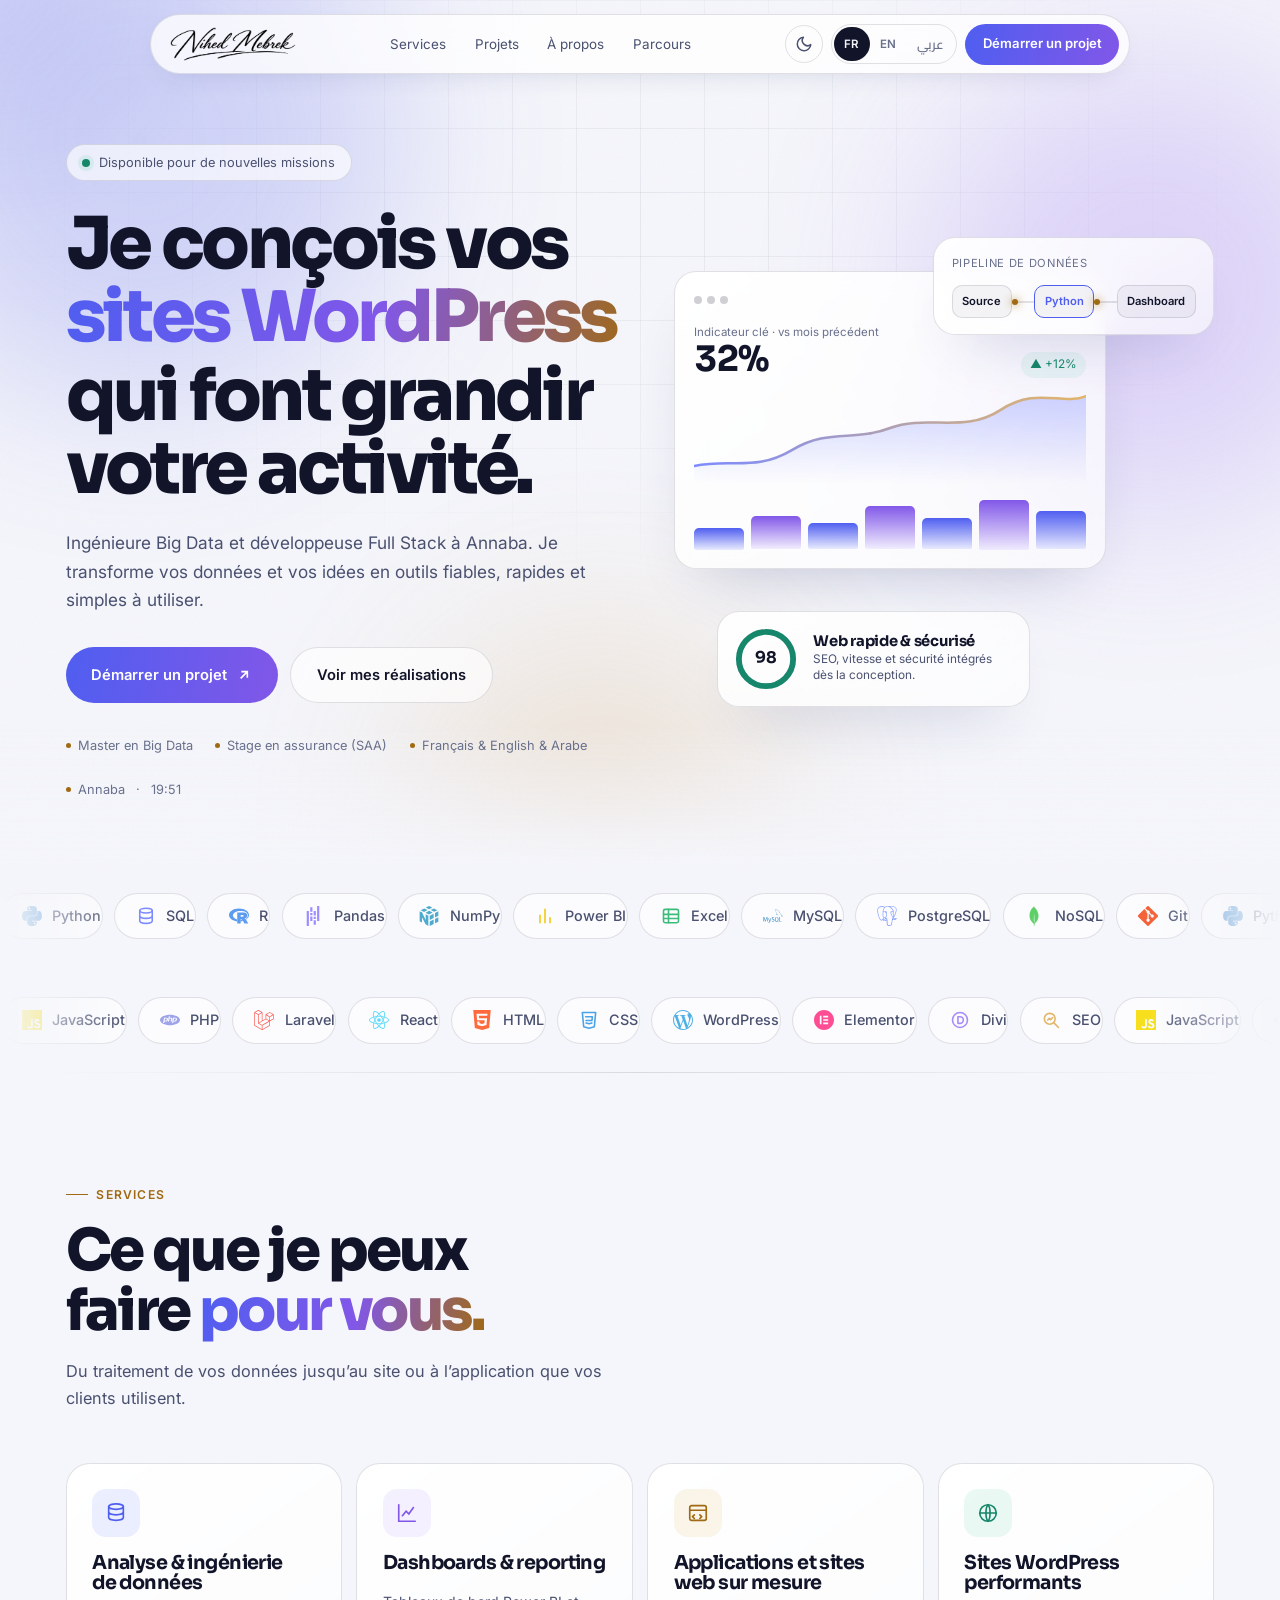
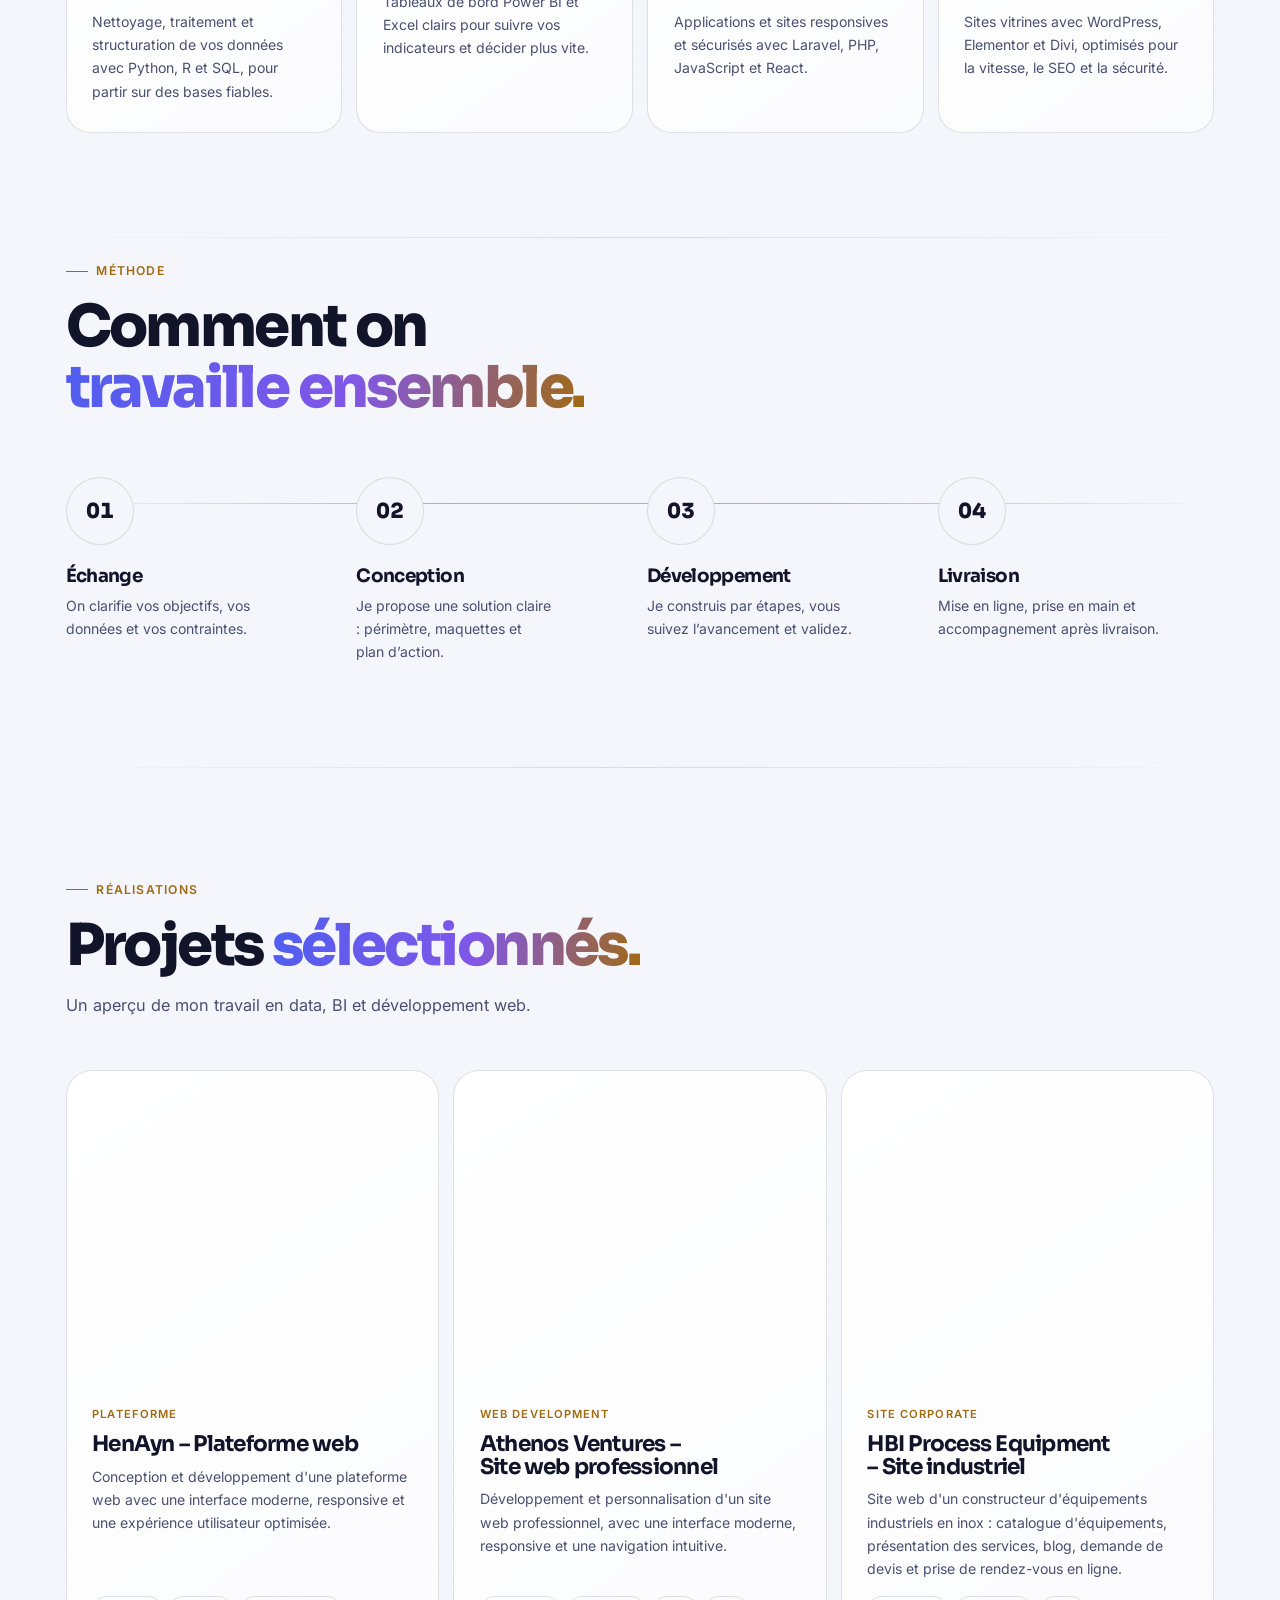
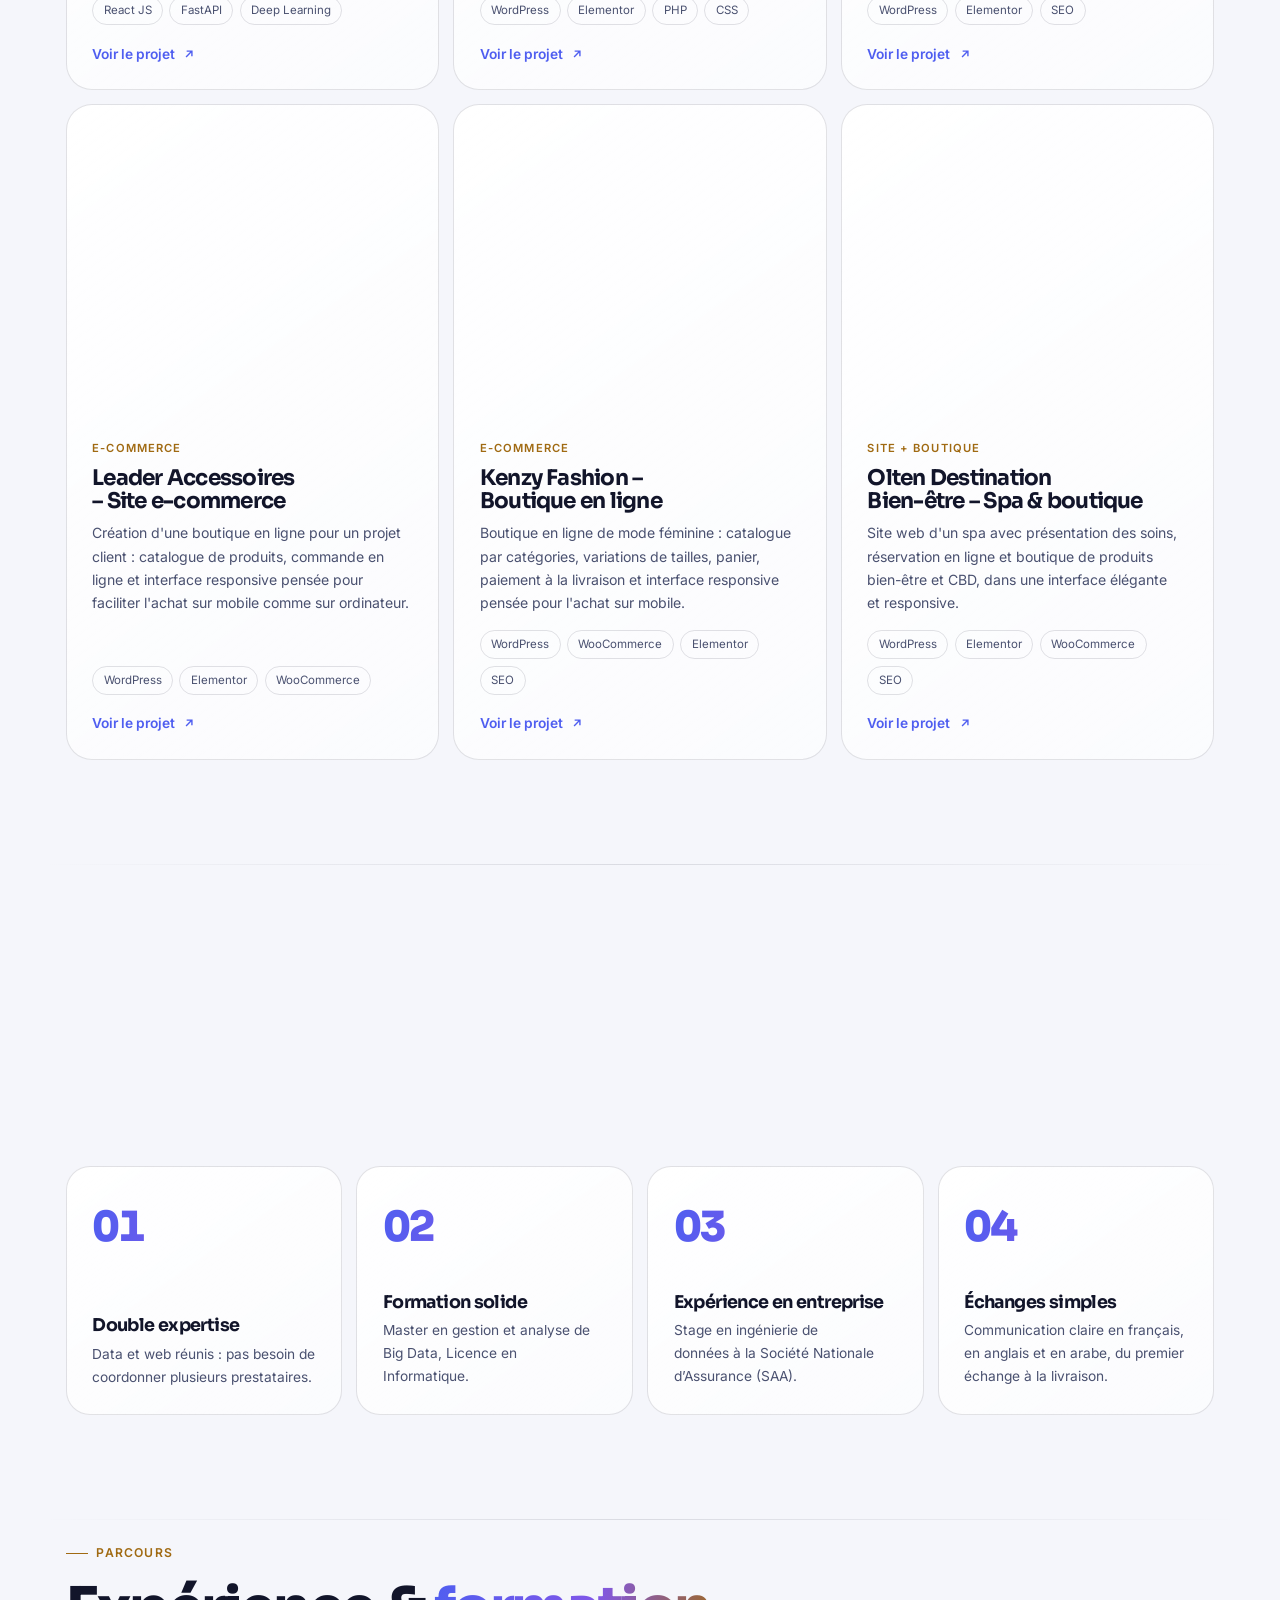
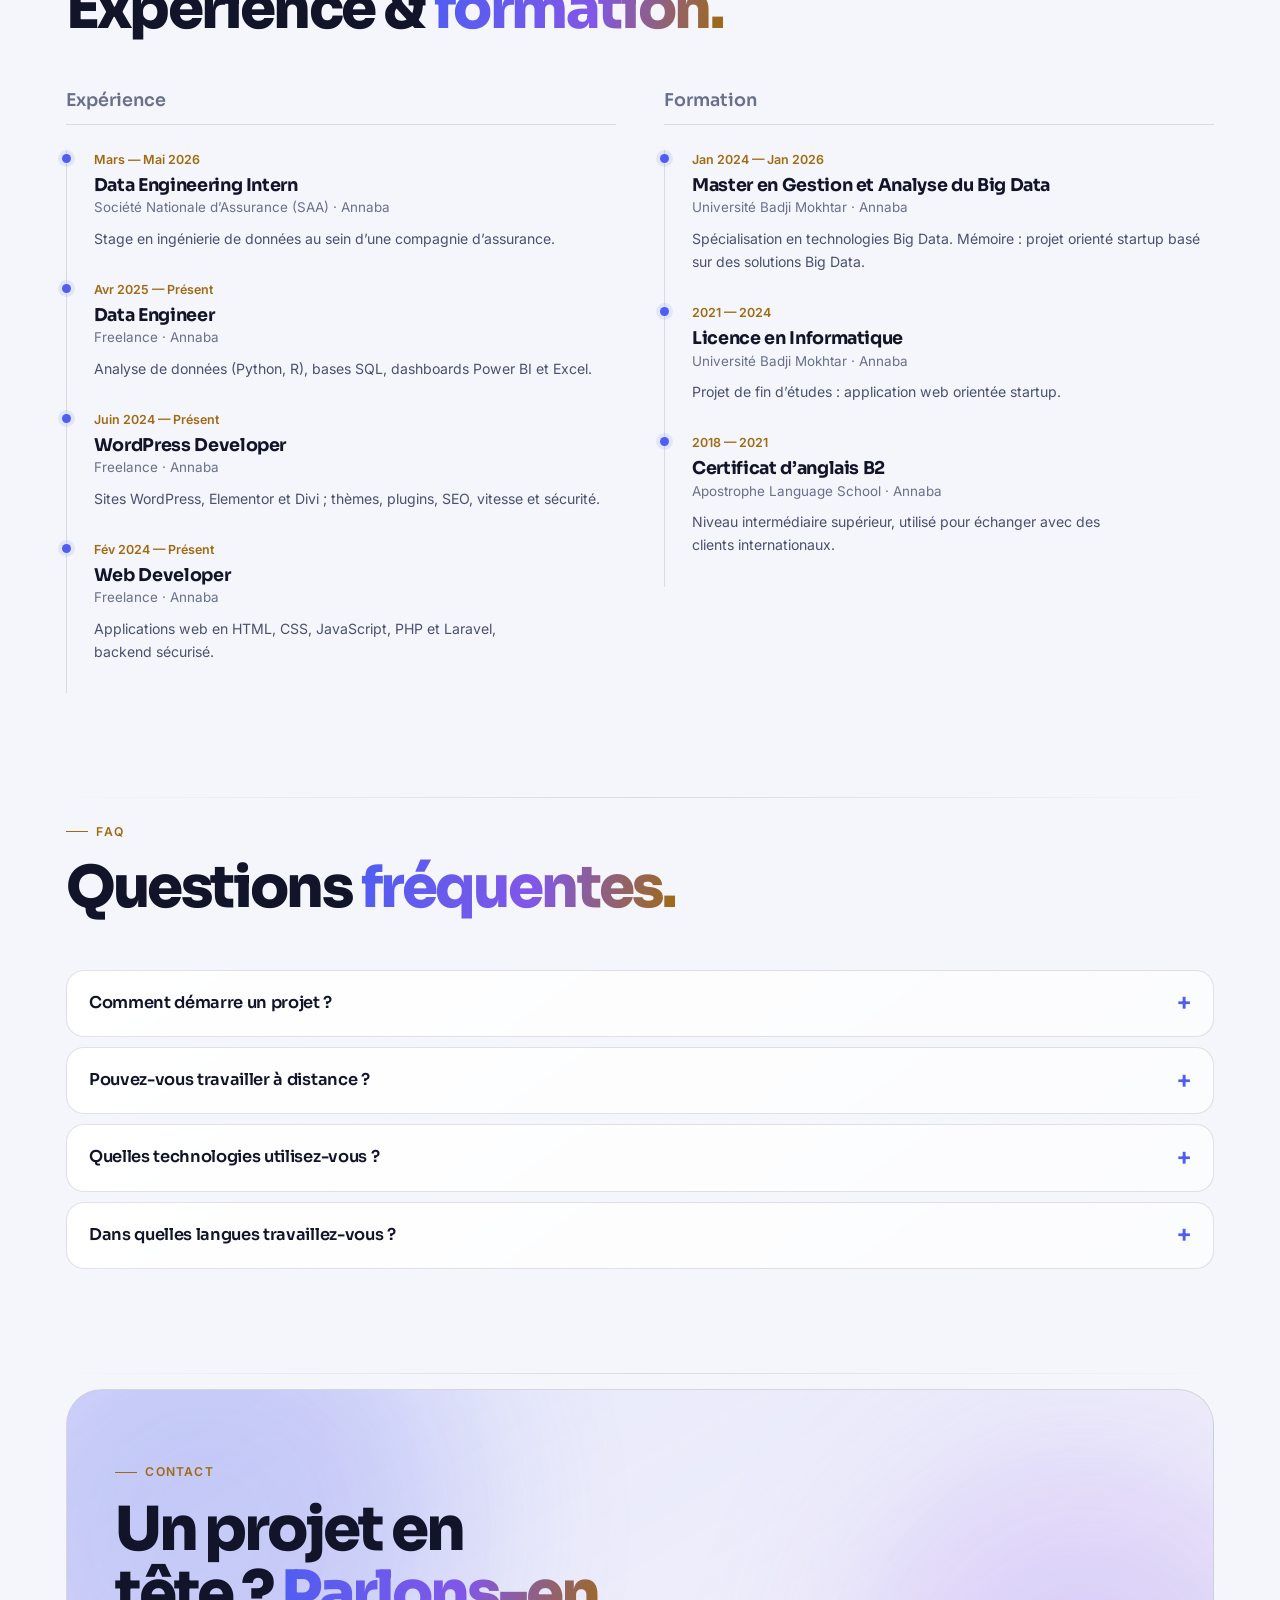
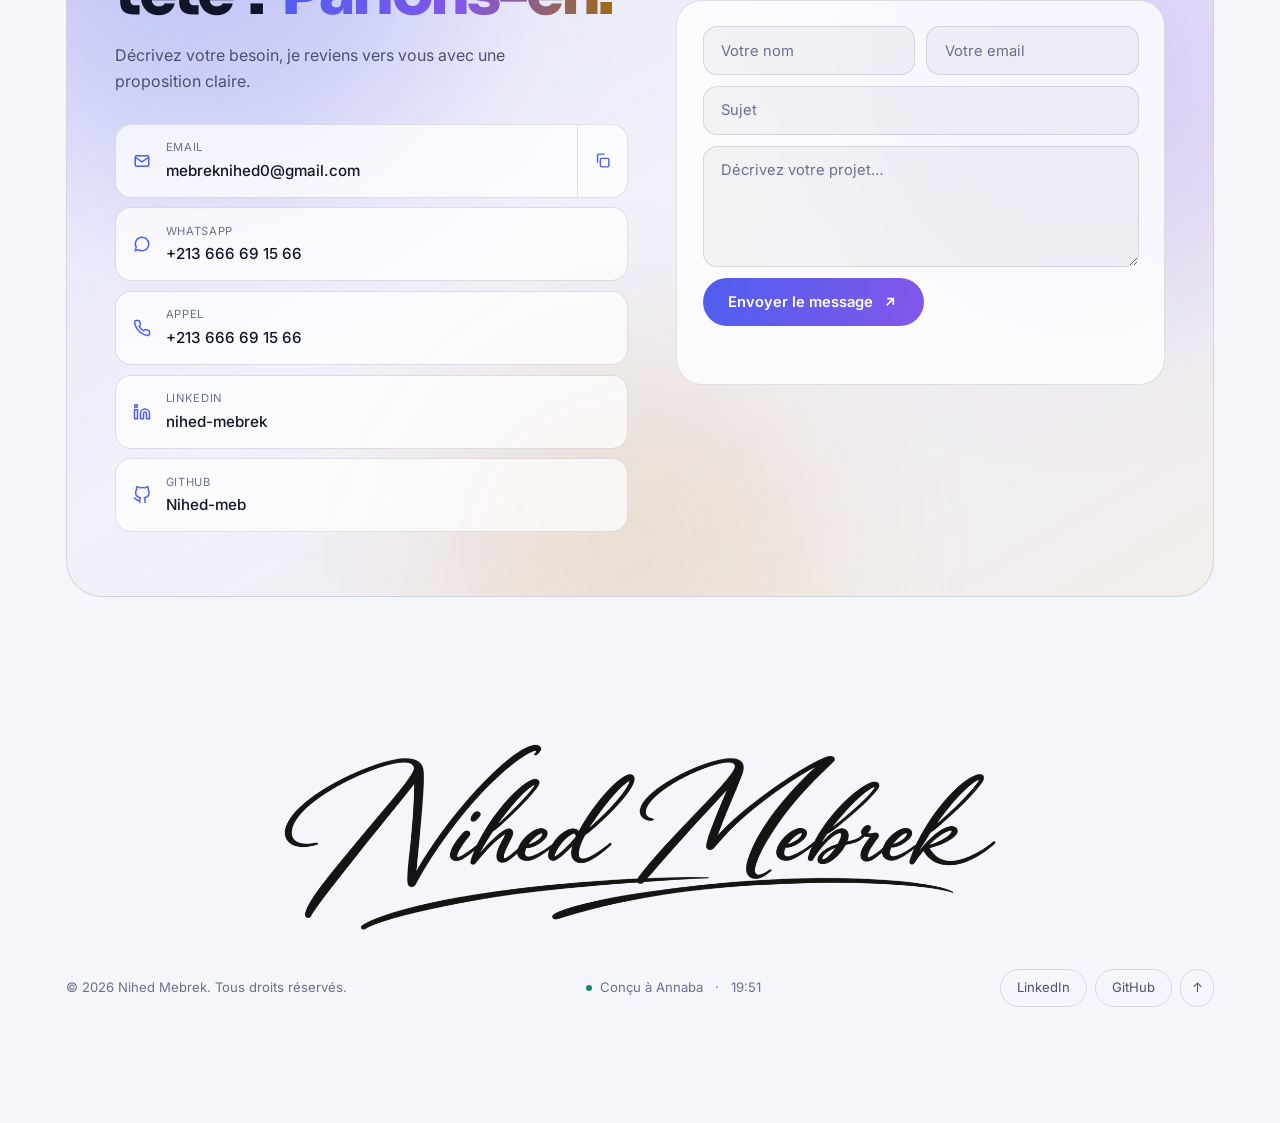
<file: portfolio/index.html>
<!DOCTYPE html>
<html lang="fr">
<head>
<meta charset="UTF-8">
<meta name="viewport" content="width=device-width, initial-scale=1.0">
<meta name="color-scheme" content="dark light">
<script>
(function(){try{var t=localStorage.getItem('theme');if(!t)t=matchMedia('(prefers-color-scheme: light)').matches?'light':'dark';document.documentElement.dataset.theme=t;}catch(e){document.documentElement.dataset.theme='dark';}})();
</script>

<!-- Couleur de la barre du navigateur mobile (sombre / clair) -->
<meta name="theme-color" content="#090b12" media="(prefers-color-scheme: dark)">
<meta name="theme-color" content="#f5f6fb" media="(prefers-color-scheme: light)">

<!-- SEO -->
<title>Nihed Mebrek — Big Data Engineer & Full Stack Developer</title>
<meta name="description" content="Nihed Mebrek, ingénieure Big Data et développeuse Full Stack à Annaba. Dashboards, analyse de données, applications web et sites WordPress sur mesure.">
<meta name="author" content="Nihed Mebrek">
<meta name="keywords" content="Big Data, Data Engineer, Full Stack Developer, WordPress, Laravel, React, Power BI, Python, SQL, Annaba, Algérie, freelance">
<meta name="robots" content="index, follow, max-image-preview:large">

<!-- Open Graph (Facebook, LinkedIn, WhatsApp) -->
<meta property="og:type" content="website">
<meta property="og:site_name" content="Nihed Mebrek">
<meta property="og:title" content="Nihed Mebrek — Big Data Engineer & Full Stack Developer">
<meta property="og:description" content="Dashboards, analyse de données, applications web et sites WordPress sur mesure.">
<meta property="og:image" content="https://www.votredomaine.com/assets/og-image.jpg">
<meta property="og:image:width" content="1200">
<meta property="og:image:height" content="630">
<meta property="og:image:alt" content="Nihed Mebrek — Big Data Engineer & Full Stack Developer">
<meta property="og:locale" content="fr_FR">
<meta property="og:locale:alternate" content="en_US">
<meta property="og:locale:alternate" content="ar_DZ">

<!-- Twitter / X -->
<meta name="twitter:card" content="summary_large_image">
<meta name="twitter:title" content="Nihed Mebrek — Big Data Engineer & Full Stack Developer">
<meta name="twitter:description" content="Dashboards, analyse de données, applications web et sites WordPress sur mesure.">
<meta name="twitter:image" content="https://www.votredomaine.com/assets/og-image.jpg">

<!-- Mobile -->
<meta name="format-detection" content="telephone=no">
<meta name="apple-mobile-web-app-title" content="Nihed Mebrek">

<!-- Données structurées -->
<script type="application/ld+json">{"@context":"https://schema.org","@type":"Person","name":"Nihed Mebrek","url":"https://www.votredomaine.com/","image":"https://www.votredomaine.com/assets/og-image.jpg","jobTitle":"Big Data Engineer & Full Stack Developer","email":"mebreknihed0@gmail.com","telephone":"+213666691566","address":{"@type":"PostalAddress","addressLocality":"Annaba","addressCountry":"DZ"},"alumniOf":"Badji Mokhtar Annaba University","knowsAbout":["Big Data","Python","SQL","Power BI","Laravel","React","WordPress"],"sameAs":["https://www.linkedin.com/in/nihed-mebrek-55a269301/","https://github.com/Nihed-meb"]}</script>

<!-- Polices -->
<link rel="preconnect" href="https://fonts.googleapis.com">
<link rel="preconnect" href="https://fonts.gstatic.com" crossorigin>
<link href="https://fonts.googleapis.com/css2?family=Sora:wght@400;500;600;700;800&family=Inter:wght@400;500;600&family=Cairo:wght@400;500;600;700;800&display=swap" rel="stylesheet">
<link rel="stylesheet" href="css/style.css">
</head>
<body>
<a href="#services" class="skip" data-i18n="skipL">Aller au contenu</a>
<div class="grain"></div>
<div class="cursor-glow" id="glow"></div>
<div class="progress" id="progress"></div>

<!-- NAV -->
<header class="nav">
  <div class="nav-bar">
    <a href="#top" class="brand" aria-label="Nihed Mebrek"><img class="brand-sig" src="assets/signature.png" alt="Nihed Mebrek" width="130" height="35"></a>
    <nav class="links" id="links">
      <a href="#services" data-i18n="nServices">Services</a>
      <a href="#work" data-i18n="nWork">Projets</a>
      <a href="#about" data-i18n="nAbout">À propos</a>
      <a href="#journey" data-i18n="nJourney">Parcours</a>
    </nav>
    <div class="nav-r">
      <button class="theme-btn" id="themeBtn" type="button" aria-label="Changer de thème" data-i18n-aria="themeL">
        <svg class="i-sun" viewBox="0 0 24 24" fill="none" stroke="currentColor" stroke-width="2" stroke-linecap="round"><circle cx="12" cy="12" r="4"/><path d="M12 2v2M12 20v2M4.9 4.9l1.4 1.4M17.7 17.7l1.4 1.4M2 12h2M20 12h2M4.9 19.1l1.4-1.4M17.7 6.3l1.4-1.4"/></svg>
        <svg class="i-moon" viewBox="0 0 24 24" fill="none" stroke="currentColor" stroke-width="2" stroke-linecap="round" stroke-linejoin="round"><path d="M21 12.8A9 9 0 1 1 11.2 3a7 7 0 0 0 9.8 9.8z"/></svg>
      </button>
      <div class="lang"><button id="fr" class="active">FR</button><button id="en">EN</button><button id="ar" lang="ar">عربي</button></div>
      <a href="#contact" class="nav-cta" data-i18n="nCta">Démarrer un projet</a>
      <button class="burger" id="burger" aria-label="Menu" aria-expanded="false"><span></span><span></span></button>
    </div>
  </div>
  <div class="drop" id="drop">
    <a href="#services" data-i18n="nServices">Services</a>
    <a href="#work" data-i18n="nWork">Projets</a>
    <a href="#about" data-i18n="nAbout">À propos</a>
    <a href="#journey" data-i18n="nJourney">Parcours</a>
    <a href="#contact" data-i18n="nCta">Démarrer un projet</a>
    <div class="drop-lang" role="group" aria-label="Langue / Language">
      <button type="button" data-setlang="fr" class="active">Français</button>
      <button type="button" data-setlang="en">English</button>
      <button type="button" data-setlang="ar" lang="ar">العربية</button>
    </div>
  </div>
</header>

<!-- HERO -->
<section class="hero" id="top">
  <div class="aurora"><i></i><i></i><i></i></div>
  <div class="wrap">
    <div class="hero-grid">
      <div>
        <div class="pill"><span class="dot"></span><span data-i18n="pill">Disponible pour de nouvelles missions</span></div>
        <h1 class="hero-title">
          <span data-i18n="h1a">Je conçois vos</span>
          <span class="rot grad"><span id="rotWord">dashboards</span></span>
          <span data-i18n="h1c">qui font grandir votre activité.</span>
        </h1>
        <p class="lead" data-i18n="lead">Ingénieure Big Data et développeuse Full Stack à Annaba. Je transforme vos données et vos idées en outils fiables, rapides et simples à utiliser.</p>
        <div class="btns">
          <a href="#contact" class="btn btn-p"><span data-i18n="cta1">Démarrer un projet</span><svg viewBox="0 0 24 24" fill="none" stroke="currentColor" stroke-width="2.4"><path d="M7 17L17 7M8 7h9v9"/></svg></a>
          <a href="#work" class="btn btn-g" data-i18n="cta2">Voir mes réalisations</a>
        </div>
        <div class="trust"><span data-i18n="tr1">Master en Big Data</span><span data-i18n="tr2">Stage en assurance (SAA)</span><span data-i18n="tr3">Français & English & Arabe</span><span><span data-i18n="tr4">Annaba</span>&nbsp;·&nbsp;<span class="lt">--:--</span></span></div>
      </div>

      <div class="stage">
        <div class="glass cA">
          <div class="win"><i></i><i></i><i></i><em data-i18n="demo">Aperçu illustratif</em></div>
          <div class="kpi"><div><small data-i18n="kpiL">Indicateur clé · vs mois précédent</small><b><span data-count="32">0</span>%</b></div><span class="up">▲ +12%</span></div>
          <svg class="spark" viewBox="0 0 320 96" preserveAspectRatio="none">
            <defs>
              <linearGradient id="g1" x1="0" x2="1"><stop offset="0" stop-color="#7c8bff"/><stop offset="1" stop-color="#e3b567"/></linearGradient>
              <linearGradient id="g2" x1="0" y1="0" x2="0" y2="1"><stop offset="0" stop-color="#7c8bff" stop-opacity=".35"/><stop offset="1" stop-color="#7c8bff" stop-opacity="0"/></linearGradient>
            </defs>
            <path d="M0,78 C30,70 50,84 80,62 S130,54 160,40 S220,46 250,22 S300,18 320,8 L320,96 L0,96Z" fill="url(#g2)"/>
            <path class="ln" d="M0,78 C30,70 50,84 80,62 S130,54 160,40 S220,46 250,22 S300,18 320,8" fill="none" stroke="url(#g1)" stroke-width="2.5" stroke-linecap="round"/>
          </svg>
          <div class="bars"><span style="--h:40%"></span><span style="--h:62%;animation-delay:.08s"></span><span style="--h:48%;animation-delay:.16s"></span><span style="--h:80%;animation-delay:.24s"></span><span style="--h:58%;animation-delay:.32s"></span><span style="--h:92%;animation-delay:.4s"></span><span style="--h:70%;animation-delay:.48s"></span></div>
        </div>
        <div class="glass cB">
          <div class="cap-t" data-i18n="pipeT">Pipeline de données</div>
          <div class="pipe"><span class="pn">Source</span><span class="lk"></span><span class="pn on">Python</span><span class="lk"></span><span class="pn">Dashboard</span></div>
        </div>
        <div class="glass cC">
          <div class="ring"><svg viewBox="0 0 64 64"><circle class="bg" cx="32" cy="32" r="28"/><circle class="fg" cx="32" cy="32" r="28"/></svg><b>98</b></div>
          <div><h4 data-i18n="webT">Web rapide & sécurisé</h4><p data-i18n="webP">SEO, vitesse et sécurité intégrés dès la conception.</p></div>
        </div>
      </div>
    </div>

  </div>
</section>

<div class="mq" aria-hidden="true"><div class="mq-t">
  <span><img src="assets/icons/python.svg" alt="" width="20" height="20" loading="lazy">Python</span><span><img src="assets/icons/sql.svg" alt="" width="20" height="20" loading="lazy">SQL</span><span><img src="assets/icons/r.svg" alt="" width="20" height="20" loading="lazy">R</span><span><img src="assets/icons/pandas.svg" alt="" width="20" height="20" loading="lazy">Pandas</span><span><img src="assets/icons/numpy.svg" alt="" width="20" height="20" loading="lazy">NumPy</span><span><img src="assets/icons/powerbi.svg" alt="" width="20" height="20" loading="lazy">Power BI</span><span><img src="assets/icons/excel.svg" alt="" width="20" height="20" loading="lazy">Excel</span><span><img src="assets/icons/mysql.svg" alt="" width="20" height="20" loading="lazy">MySQL</span><span><img src="assets/icons/postgresql.svg" alt="" width="20" height="20" loading="lazy">PostgreSQL</span><span><img src="assets/icons/mongodb.svg" alt="" width="20" height="20" loading="lazy">NoSQL</span><span><img src="assets/icons/git.svg" alt="" width="20" height="20" loading="lazy">Git</span>
  <span><img src="assets/icons/python.svg" alt="" width="20" height="20" loading="lazy">Python</span><span><img src="assets/icons/sql.svg" alt="" width="20" height="20" loading="lazy">SQL</span><span><img src="assets/icons/r.svg" alt="" width="20" height="20" loading="lazy">R</span><span><img src="assets/icons/pandas.svg" alt="" width="20" height="20" loading="lazy">Pandas</span><span><img src="assets/icons/numpy.svg" alt="" width="20" height="20" loading="lazy">NumPy</span><span><img src="assets/icons/powerbi.svg" alt="" width="20" height="20" loading="lazy">Power BI</span><span><img src="assets/icons/excel.svg" alt="" width="20" height="20" loading="lazy">Excel</span><span><img src="assets/icons/mysql.svg" alt="" width="20" height="20" loading="lazy">MySQL</span><span><img src="assets/icons/postgresql.svg" alt="" width="20" height="20" loading="lazy">PostgreSQL</span><span><img src="assets/icons/mongodb.svg" alt="" width="20" height="20" loading="lazy">NoSQL</span><span><img src="assets/icons/git.svg" alt="" width="20" height="20" loading="lazy">Git</span>
</div></div>
<div class="mq rev" aria-hidden="true"><div class="mq-t">
  <span><img src="assets/icons/javascript.svg" alt="" width="20" height="20" loading="lazy">JavaScript</span><span><img src="assets/icons/php.svg" alt="" width="20" height="20" loading="lazy">PHP</span><span><img src="assets/icons/laravel.svg" alt="" width="20" height="20" loading="lazy">Laravel</span><span><img src="assets/icons/react.svg" alt="" width="20" height="20" loading="lazy">React</span><span><img src="assets/icons/html5.svg" alt="" width="20" height="20" loading="lazy">HTML</span><span><img src="assets/icons/css3.svg" alt="" width="20" height="20" loading="lazy">CSS</span><span><img src="assets/icons/wordpress.svg" alt="" width="20" height="20" loading="lazy">WordPress</span><span><img src="assets/icons/elementor.svg" alt="" width="20" height="20" loading="lazy">Elementor</span><span><img src="assets/icons/divi.svg" alt="" width="20" height="20" loading="lazy">Divi</span><span><img src="assets/icons/seo.svg" alt="" width="20" height="20" loading="lazy">SEO</span>
  <span><img src="assets/icons/javascript.svg" alt="" width="20" height="20" loading="lazy">JavaScript</span><span><img src="assets/icons/php.svg" alt="" width="20" height="20" loading="lazy">PHP</span><span><img src="assets/icons/laravel.svg" alt="" width="20" height="20" loading="lazy">Laravel</span><span><img src="assets/icons/react.svg" alt="" width="20" height="20" loading="lazy">React</span><span><img src="assets/icons/html5.svg" alt="" width="20" height="20" loading="lazy">HTML</span><span><img src="assets/icons/css3.svg" alt="" width="20" height="20" loading="lazy">CSS</span><span><img src="assets/icons/wordpress.svg" alt="" width="20" height="20" loading="lazy">WordPress</span><span><img src="assets/icons/elementor.svg" alt="" width="20" height="20" loading="lazy">Elementor</span><span><img src="assets/icons/divi.svg" alt="" width="20" height="20" loading="lazy">Divi</span><span><img src="assets/icons/seo.svg" alt="" width="20" height="20" loading="lazy">SEO</span>
</div></div>

<!-- SERVICES -->
<section class="sec" id="services">
  <div class="wrap">
    <div class="head rv">
      <span class="tag" data-i18n="svTag">Services</span>
      <h2 data-i18n-html="svTitle">Ce que je peux faire <span class="grad">pour vous.</span></h2>
      <p data-i18n="svSub">Du traitement de vos données jusqu’au site ou à l’application que vos clients utilisent.</p>
    </div>
    <div class="svc-grid rv">
      <article class="svc tilt" data-tilt>
        <div class="ico"><svg viewBox="0 0 24 24" fill="none" stroke="currentColor" stroke-width="1.8" stroke-linecap="round"><ellipse cx="12" cy="5" rx="8" ry="3"/><path d="M4 5v6c0 1.7 3.6 3 8 3s8-1.3 8-3V5M4 11v6c0 1.7 3.6 3 8 3s8-1.3 8-3v-6"/></svg></div>
        <h3 data-i18n="v1t">Analyse & ingénierie de données</h3>
        <p data-i18n="v1p">Nettoyage, traitement et structuration de vos données avec Python, R et SQL, pour partir sur des bases fiables.</p>
      </article>
      <article class="svc tilt" data-tilt>
        <div class="ico"><svg viewBox="0 0 24 24" fill="none" stroke="currentColor" stroke-width="1.8" stroke-linecap="round"><path d="M3 3v18h18"/><path d="M7 15l4-5 3 3 5-7"/></svg></div>
        <h3 data-i18n="v2t">Dashboards & reporting</h3>
        <p data-i18n="v2p">Tableaux de bord Power BI et Excel clairs pour suivre vos indicateurs et décider plus vite.</p>
      </article>
      <article class="svc tilt" data-tilt>
        <div class="ico"><svg viewBox="0 0 24 24" fill="none" stroke="currentColor" stroke-width="1.8" stroke-linecap="round" stroke-linejoin="round"><rect x="3" y="4" width="18" height="16" rx="2"/><path d="M3 9h18M8 14l-2 2 2 2M14 14l2 2-2 2"/></svg></div>
        <h3 data-i18n="v3t">Applications et sites web sur mesure</h3>
        <p data-i18n="v3p">Applications et sites responsives et sécurisés avec Laravel, PHP, JavaScript et React.</p>
      </article>
      <article class="svc tilt" data-tilt>
        <div class="ico"><svg viewBox="0 0 24 24" fill="none" stroke="currentColor" stroke-width="1.8" stroke-linecap="round"><circle cx="12" cy="12" r="9"/><path d="M3 12h18M12 3c3 3 3 15 0 18M12 3c-3 3-3 15 0 18"/></svg></div>
        <h3 data-i18n="v4t">Sites WordPress performants</h3>
        <p data-i18n="v4p">Sites vitrines avec WordPress, Elementor et Divi, optimisés pour la vitesse, le SEO et la sécurité.</p>
      </article>
    </div>
  </div>
</section>

<!-- PROCESS -->
<section class="sec" style="padding-top:1rem;">
  <div class="wrap">
    <div class="head rv">
      <span class="tag" data-i18n="prTag">Méthode</span>
      <h2 data-i18n-html="prTitle">Comment on <span class="grad">travaille ensemble.</span></h2>
    </div>
    <div class="steps rv">
      <div class="step"><div class="n">01</div><h3 data-i18n="st1t">Échange</h3><p data-i18n="st1p">On clarifie vos objectifs, vos données et vos contraintes.</p></div>
      <div class="step"><div class="n">02</div><h3 data-i18n="st2t">Conception</h3><p data-i18n="st2p">Je propose une solution claire : périmètre, maquettes et plan d’action.</p></div>
      <div class="step"><div class="n">03</div><h3 data-i18n="st3t">Développement</h3><p data-i18n="st3p">Je construis par étapes, vous suivez l’avancement et validez.</p></div>
      <div class="step"><div class="n">04</div><h3 data-i18n="st4t">Livraison</h3><p data-i18n="st4p">Mise en ligne, prise en main et accompagnement après livraison.</p></div>
    </div>
  </div>
</section>

<!-- WORK -->
<section class="sec" id="work">
  <div class="wrap">

    <div class="head rv">
      <span class="tag" data-i18n="wkTag">Réalisations</span>
      <h2 data-i18n-html="wkTitle">
        Projets <span class="grad">sélectionnés.</span>
      </h2>
      <p data-i18n="wkSub">
        Un aperçu de mon travail en data, BI et développement web.
      </p>
    </div>

    <div class="pg rv">

      <!-- PROJECT : HENAYN -->
      <article class="proj tilt" data-tilt>
        <div class="mock project-image">
          <img src="./assets/henayn.png"
              alt="Projet HenAyn - Plateforme web"
              loading="lazy">
        </div>

        <div class="pb">
          <span class="cat">Plateforme</span>
          <h3>HenAyn – Plateforme web</h3>
          <p>
            Conception et développement d'une plateforme web avec une interface
            moderne, responsive et une expérience utilisateur optimisée.
          </p>
          <div class="tech">
            <span>React JS</span>
            <span>FastAPI</span>
            <span>Deep Learning</span>
          </div>
          <!-- TODO : remplacez par le lien du dépôt ou du site de HenAyn, ex. https://github.com/Nihed-meb/NOM-DU-REPO -->
          <a href="https://github.com/Nihed-meb"
            class="more"
            target="_blank"
            rel="noopener noreferrer">
            <span data-i18n="more">Voir le projet</span>
            <svg viewBox="0 0 24 24" fill="none" stroke="currentColor" stroke-width="2.4">
              <path d="M7 17L17 7M8 7h9v9"/>
            </svg>
          </a>
        </div>
      </article>

      <!-- PROJECT : ATHENOS VENTURES -->
      <article class="proj tilt" data-tilt>
        <div class="mock project-image">
          <img src="./assets/athenos-ventures.png"
              alt="Athenos Ventures - Site web professionnel"
              loading="lazy">
        </div>

        <div class="pb">
          <span class="cat">Web Development</span>
          <h3>Athenos Ventures – Site web professionnel</h3>
          <p>
            Développement et personnalisation d'un site web professionnel,
            avec une interface moderne, responsive et une navigation intuitive.
          </p>
          <div class="tech">
            <span>WordPress</span>
            <span>Elementor</span>
            <span>PHP</span>
            <span>CSS</span>
          </div>
          <a href="https://www.athenosventures.com/"
            class="more"
            target="_blank"
            rel="noopener noreferrer">
            <span data-i18n="more">Voir le projet</span>
            <svg viewBox="0 0 24 24" fill="none" stroke="currentColor" stroke-width="2.4">
              <path d="M7 17L17 7M8 7h9v9"/>
            </svg>
          </a>
        </div>
      </article>

      <!-- PROJECT : HBI PROCESS EQUIPMENT -->
      <article class="proj tilt" data-tilt>
        <div class="mock project-image">
          <img src="./assets/hbiprocess.png"
              alt="HBI Process Equipment - Site web industriel"
              loading="lazy">
        </div>

        <div class="pb">
          <span class="cat">Site corporate</span>
          <h3>HBI Process Equipment – Site industriel</h3>
          <p>
            Site web d'un constructeur d'équipements industriels en inox :
            catalogue d'équipements, présentation des services, blog,
            demande de devis et prise de rendez-vous en ligne.
          </p>
          <div class="tech">
            <span>WordPress</span>
            <span>Elementor</span>
            <span>SEO</span>
          </div>
          <a href="https://hbiprocess.com/"
            class="more"
            target="_blank"
            rel="noopener noreferrer">
            <span data-i18n="more">Voir le projet</span>
            <svg viewBox="0 0 24 24" fill="none" stroke="currentColor" stroke-width="2.4">
              <path d="M7 17L17 7M8 7h9v9"/>
            </svg>
          </a>
        </div>
      </article>

      <!-- PROJECT : LEADER ACCESSOIRES -->
      <article class="proj tilt" data-tilt>
        <div class="mock project-image">
          <img src="./assets/leaderaccessoire.png"
               alt="Leader Accessoires - Site e-commerce"
               loading="lazy">
        </div>
        <div class="pb">
          <span class="cat">E-commerce</span>
          <h3 data-i18n="p3t">Leader Accessoires – Site e-commerce</h3>
          <p data-i18n="p3p">
            Création d'une boutique en ligne pour un projet client : catalogue
            de produits, commande en ligne et interface responsive
            pensée pour faciliter l'achat sur mobile comme sur ordinateur.
          </p>
          <div class="tech">
            <span>WordPress</span>
            <span>Elementor</span>
            <span>WooCommerce</span>
          </div>
          <a href="https://leaderaccessoires.com/"
            class="more"
            target="_blank"
            rel="noopener noreferrer">
            <span data-i18n="more">Voir le projet</span>
            <svg viewBox="0 0 24 24" fill="none" stroke="currentColor" stroke-width="2.4">
              <path d="M7 17L17 7M8 7h9v9"/>
            </svg>
          </a>
        </div>
      </article>

      <!-- PROJECT : KENZY FASHION -->
      <article class="proj tilt" data-tilt>
        <div class="mock project-image">
          <img src="./assets/kenzyfashion.png"
              alt="Kenzy Fashion - Boutique en ligne de mode féminine"
              loading="lazy">
        </div>

        <div class="pb">
          <span class="cat">E-commerce</span>
          <h3>Kenzy Fashion – Boutique en ligne</h3>
          <p>
            Boutique en ligne de mode féminine : catalogue par catégories,
            variations de tailles, panier, paiement à la livraison et
            interface responsive pensée pour l'achat sur mobile.
          </p>
          <div class="tech">
            <span>WordPress</span>
            <span>WooCommerce</span>
            <span>Elementor</span>
            <span>SEO</span>
          </div>
          <a href="https://www.kenzyfashion.com/"
            class="more"
            target="_blank"
            rel="noopener noreferrer">
            <span data-i18n="more">Voir le projet</span>
            <svg viewBox="0 0 24 24" fill="none" stroke="currentColor" stroke-width="2.4">
              <path d="M7 17L17 7M8 7h9v9"/>
            </svg>
          </a>
        </div>
      </article>

      <!-- PROJECT : OLTEN DESTINATION BIEN-ÊTRE -->
      <article class="proj tilt" data-tilt>
        <div class="mock project-image">
          <img src="./assets/oltenspa.png"
              alt="Olten Destination Bien-être - Site web spa et boutique CBD"
              loading="lazy">
        </div>

        <div class="pb">
          <span class="cat">Site + Boutique</span>
          <h3>Olten Destination Bien-être – Spa & boutique</h3>
          <p>
            Site web d'un spa avec présentation des soins, réservation en ligne
            et boutique de produits bien-être et CBD, dans une interface
            élégante et responsive.
          </p>
          <div class="tech">
            <span>WordPress</span>
            <span>Elementor</span>
            <span>WooCommerce</span>
            <span>SEO</span>
          </div>
          <a href="https://olten-destination-bien-être.fr/"
            class="more"
            target="_blank"
            rel="noopener noreferrer">
            <span data-i18n="more">Voir le projet</span>
            <svg viewBox="0 0 24 24" fill="none" stroke="currentColor" stroke-width="2.4">
              <path d="M7 17L17 7M8 7h9v9"/>
            </svg>
          </a>
        </div>
      </article>

    </div>
  </div>
</section>

<!-- WHY / ABOUT -->
<section class="sec" id="about" style="padding-top:1rem;">
  <div class="wrap">
    <div class="head rv">
      <span class="tag" data-i18n="abTag">Pourquoi moi</span>
      <h2 data-i18n-html="abTitle">Une seule personne, <span class="grad">de la donnée au site.</span></h2>
      <p data-i18n="abSub">Je suis Nihed, ingénieure Big Data et développeuse Full Stack. J’aime les projets où la technique sert un vrai besoin.</p>
    </div>
    <div class="why rv">
      <div class="wy tilt" data-tilt><i class="grad">01</i><div><h3 data-i18n="w1t">Double expertise</h3><p data-i18n="w1p">Data et web réunis : pas besoin de coordonner plusieurs prestataires.</p></div></div>
      <div class="wy tilt" data-tilt><i class="grad">02</i><div><h3 data-i18n="w2t">Formation solide</h3><p data-i18n="w2p">Master en gestion et analyse de Big Data, Licence en Informatique.</p></div></div>
      <div class="wy tilt" data-tilt><i class="grad">03</i><div><h3 data-i18n="w3t">Expérience en entreprise</h3><p data-i18n="w3p">Stage en ingénierie de données à la Société Nationale d’Assurance (SAA).</p></div></div>
      <div class="wy tilt" data-tilt><i class="grad">04</i><div><h3 data-i18n="w4t">Échanges simples</h3><p data-i18n="w4p">Communication claire en français, en anglais et en arabe, du premier échange à la livraison.</p></div></div>
    </div>
  </div>
</section>

<!-- JOURNEY -->
<section class="sec" id="journey" style="padding-top:1rem;">
  <div class="wrap">
    <div class="head rv">
      <span class="tag" data-i18n="jTag">Parcours</span>
      <h2 data-i18n-html="jTitle">Expérience & <span class="grad">formation.</span></h2>
    </div>
    <div class="jr rv">
      <div>
        <h3 data-i18n="gExp">Expérience</h3>
        <div class="it"><div class="w" data-i18n="x0w">Mars — Mai 2026</div><h4>Data Engineering Intern</h4><div class="o">Société Nationale d’Assurance (SAA) · Annaba</div><p data-i18n="x0p">Stage en ingénierie de données au sein d’une compagnie d’assurance.</p></div>
        <div class="it"><div class="w" data-i18n="x1w">Avr 2025 — Présent</div><h4>Data Engineer</h4><div class="o">Freelance · Annaba</div><p data-i18n="x1p">Analyse de données (Python, R), bases SQL, dashboards Power BI et Excel.</p></div>
        <div class="it"><div class="w" data-i18n="x2w">Juin 2024 — Présent</div><h4>WordPress Developer</h4><div class="o">Freelance · Annaba</div><p data-i18n="x2p">Sites WordPress, Elementor et Divi ; thèmes, plugins, SEO, vitesse et sécurité.</p></div>
        <div class="it"><div class="w" data-i18n="x3w">Fév 2024 — Présent</div><h4>Web Developer</h4><div class="o">Freelance · Annaba</div><p data-i18n="x3p">Applications web en HTML, CSS, JavaScript, PHP et Laravel, backend sécurisé.</p></div>
      </div>
      <div>
        <h3 data-i18n="gEdu">Formation</h3>
        <div class="it"><div class="w" data-i18n="e1w">Jan 2024 — Jan 2026</div><h4 data-i18n="e1t">Master en Gestion et Analyse du Big Data</h4><div class="o" data-i18n="uni">Université Badji Mokhtar · Annaba</div><p data-i18n="e1p">Spécialisation en technologies Big Data. Mémoire : projet orienté startup basé sur des solutions Big Data.</p></div>
        <div class="it"><div class="w">2021 — 2024</div><h4 data-i18n="e2t">Licence en Informatique</h4><div class="o" data-i18n="uni">Université Badji Mokhtar · Annaba</div><p data-i18n="e2p">Projet de fin d’études : application web orientée startup.</p></div>
        <div class="it"><div class="w">2018 — 2021</div><h4 data-i18n="e3t">Certificat d’anglais B2</h4><div class="o">Apostrophe Language School · Annaba</div><p data-i18n="e3p">Niveau intermédiaire supérieur, utilisé pour échanger avec des clients internationaux.</p></div>
      </div>
    </div>
  </div>
</section>

<!-- FAQ -->
<section class="sec" id="faq" style="padding-top:1rem;">
  <div class="wrap">
    <div class="head rv">
      <span class="tag" data-i18n="fqTag">FAQ</span>
      <h2 data-i18n-html="fqTitle">Questions <span class="grad">fréquentes.</span></h2>
    </div>
    <div class="faq rv">
      <details class="faq-i"><summary data-i18n="q1">Comment démarre un projet ?</summary><p data-i18n="a1">Par un échange pour comprendre votre besoin, vos données et vos contraintes. Ensuite je vous propose une solution claire et un plan d’action.</p></details>
      <details class="faq-i"><summary data-i18n="q2">Pouvez-vous travailler à distance ?</summary><p data-i18n="a2">Oui. Je suis basée à Annaba et je peux échanger par email, WhatsApp ou appel avec des clients où qu’ils soient.</p></details>
      <details class="faq-i"><summary data-i18n="q3">Quelles technologies utilisez-vous ?</summary><p data-i18n="a3">Python, R, SQL et Power BI pour la data ; Laravel, PHP, JavaScript, React et WordPress pour le web.</p></details>
      <details class="faq-i"><summary data-i18n="q4">Dans quelles langues travaillez-vous ?</summary><p data-i18n="a4">En français, en anglais et en arabe.</p></details>
    </div>
  </div>
</section>

<!-- CONTACT -->
<section class="sec" id="contact" style="padding-top:1rem;">
  <div class="wrap">
    <div class="cta rv">
      <div class="aurora"><i></i><i></i><i></i></div>
      <div class="cta-in">
        <div>
          <span class="tag" data-i18n="cTag">Contact</span>
          <h2 data-i18n-html="cTitle">Un projet en tête&nbsp;? <span class="grad">Parlons-en.</span></h2>
          <p class="sub" data-i18n="cSub">Décrivez votre besoin, je reviens vers vous avec une proposition claire.</p>
          <div class="ways">
            <div class="way em"><a class="wl" href="mailto:mebreknihed0@gmail.com"><svg viewBox="0 0 24 24" fill="none" stroke="currentColor" stroke-width="2"><rect x="3" y="5" width="18" height="14" rx="2"/><path d="M3 7l9 6 9-6"/></svg><div><small>Email</small><span dir="ltr">mebreknihed0@gmail.com</span></div></a><button type="button" class="cp" id="copyMail" data-i18n-aria="copyL" aria-label="Copier l’email"><svg viewBox="0 0 24 24" fill="none" stroke="currentColor" stroke-width="2"><rect x="9" y="9" width="12" height="12" rx="2"/><path d="M5 15V5a2 2 0 0 1 2-2h8"/></svg></button></div>
            <a class="way" href="https://wa.me/213666691566" target="_blank" rel="noopener"><svg viewBox="0 0 24 24" fill="none" stroke="currentColor" stroke-width="2"><path d="M21 12a9 9 0 0 1-13.4 7.8L3 21l1.3-4.4A9 9 0 1 1 21 12z"/></svg><div><small>WhatsApp</small><span dir="ltr">+213 666 69 15 66</span></div></a>
            <a class="way" href="tel:+213666691566"><svg viewBox="0 0 24 24" fill="none" stroke="currentColor" stroke-width="2"><path d="M22 16.9v3a2 2 0 0 1-2.2 2 19.8 19.8 0 0 1-8.6-3 19.5 19.5 0 0 1-6-6A19.8 19.8 0 0 1 2.1 4.2 2 2 0 0 1 4.1 2h3a2 2 0 0 1 2 1.7c.1 1 .4 1.9.7 2.8a2 2 0 0 1-.5 2.1L8.1 9.9a16 16 0 0 0 6 6l1.3-1.3a2 2 0 0 1 2.1-.4c.9.3 1.8.6 2.8.7a2 2 0 0 1 1.7 2z"/></svg><div><small data-i18n="call">Appel</small><span dir="ltr">+213 666 69 15 66</span></div></a>
            <a class="way" href="https://www.linkedin.com/in/nihed-mebrek-55a269301/" target="_blank" rel="noopener noreferrer"><svg viewBox="0 0 24 24" fill="none" stroke="currentColor" stroke-width="2" stroke-linecap="round" stroke-linejoin="round"><path d="M16 8a6 6 0 0 1 6 6v7h-4v-7a2 2 0 0 0-4 0v7h-4v-7a6 6 0 0 1 6-6z"/><rect x="2" y="9" width="4" height="12"/><circle cx="4" cy="4" r="2"/></svg><div><small>LinkedIn</small><span dir="ltr">nihed-mebrek</span></div></a>
            <a class="way" href="https://github.com/Nihed-meb" target="_blank" rel="noopener noreferrer"><svg viewBox="0 0 24 24" fill="none" stroke="currentColor" stroke-width="2" stroke-linecap="round" stroke-linejoin="round"><path d="M9 19c-5 1.5-5-2.5-7-3m14 6v-3.9a3.4 3.4 0 0 0-.9-2.6c3.1-.4 6.4-1.5 6.4-7A5.4 5.4 0 0 0 20 4.8 5 5 0 0 0 19.9 1S18.7.7 16 2.5a13.4 13.4 0 0 0-7 0C6.3.7 5.1 1 5.1 1A5 5 0 0 0 5 4.8a5.4 5.4 0 0 0-1.5 3.8c0 5.4 3.3 6.5 6.4 7a3.4 3.4 0 0 0-.9 2.6V22"/></svg><div><small>GitHub</small><span dir="ltr">Nihed-meb</span></div></a>
          </div>
        </div>
        <form id="form">
          <div class="two"><input type="text" id="fn" required data-i18n-ph="fName" placeholder="Votre nom"><input type="email" id="fe" required data-i18n-ph="fEmail" placeholder="Votre email"></div>
          <input type="text" id="fs" data-i18n-ph="fSubj" placeholder="Sujet">
          <textarea id="fm" rows="5" required data-i18n-ph="fMsg" placeholder="Décrivez votre projet…"></textarea>
          <button type="submit" class="btn btn-p send"><span data-i18n="fSend">Envoyer le message</span><svg viewBox="0 0 24 24" fill="none" stroke="currentColor" stroke-width="2.4"><path d="M7 17L17 7M8 7h9v9"/></svg></button>
          <p class="note" id="note" data-i18n="fNote">Votre application mail s’ouvre pour envoyer le message.</p>
        </form>
      </div>
    </div>
  </div>
</section>

<footer><div class="wrap">
  <img class="wm-sig" src="assets/signature.png" alt="Nihed Mebrek" width="760" height="205" loading="lazy">
  <div class="foot"><span data-i18n="copy">© 2026 Nihed Mebrek. Tous droits réservés.</span><span class="madein"><span data-i18n="made">Conçu à Annaba</span>&nbsp;·&nbsp;<span class="lt">--:--</span></span><div class="soc"><a href="https://www.linkedin.com/in/nihed-mebrek-55a269301/" target="_blank" rel="noopener noreferrer">LinkedIn</a><a href="https://github.com/Nihed-meb" target="_blank" rel="noopener noreferrer">GitHub</a><a href="#top" class="top" data-i18n-aria="topL" aria-label="Retour en haut">↑</a></div></div>
</div></footer>
<div class="toast" id="toast" role="status" aria-live="polite"></div>

<a href="#contact" class="float-cta" id="floatCta"><i></i><span data-i18n="float">Discutons de votre projet</span></a>

<script src="js/main.js"></script>
</body>
</html>
</file>
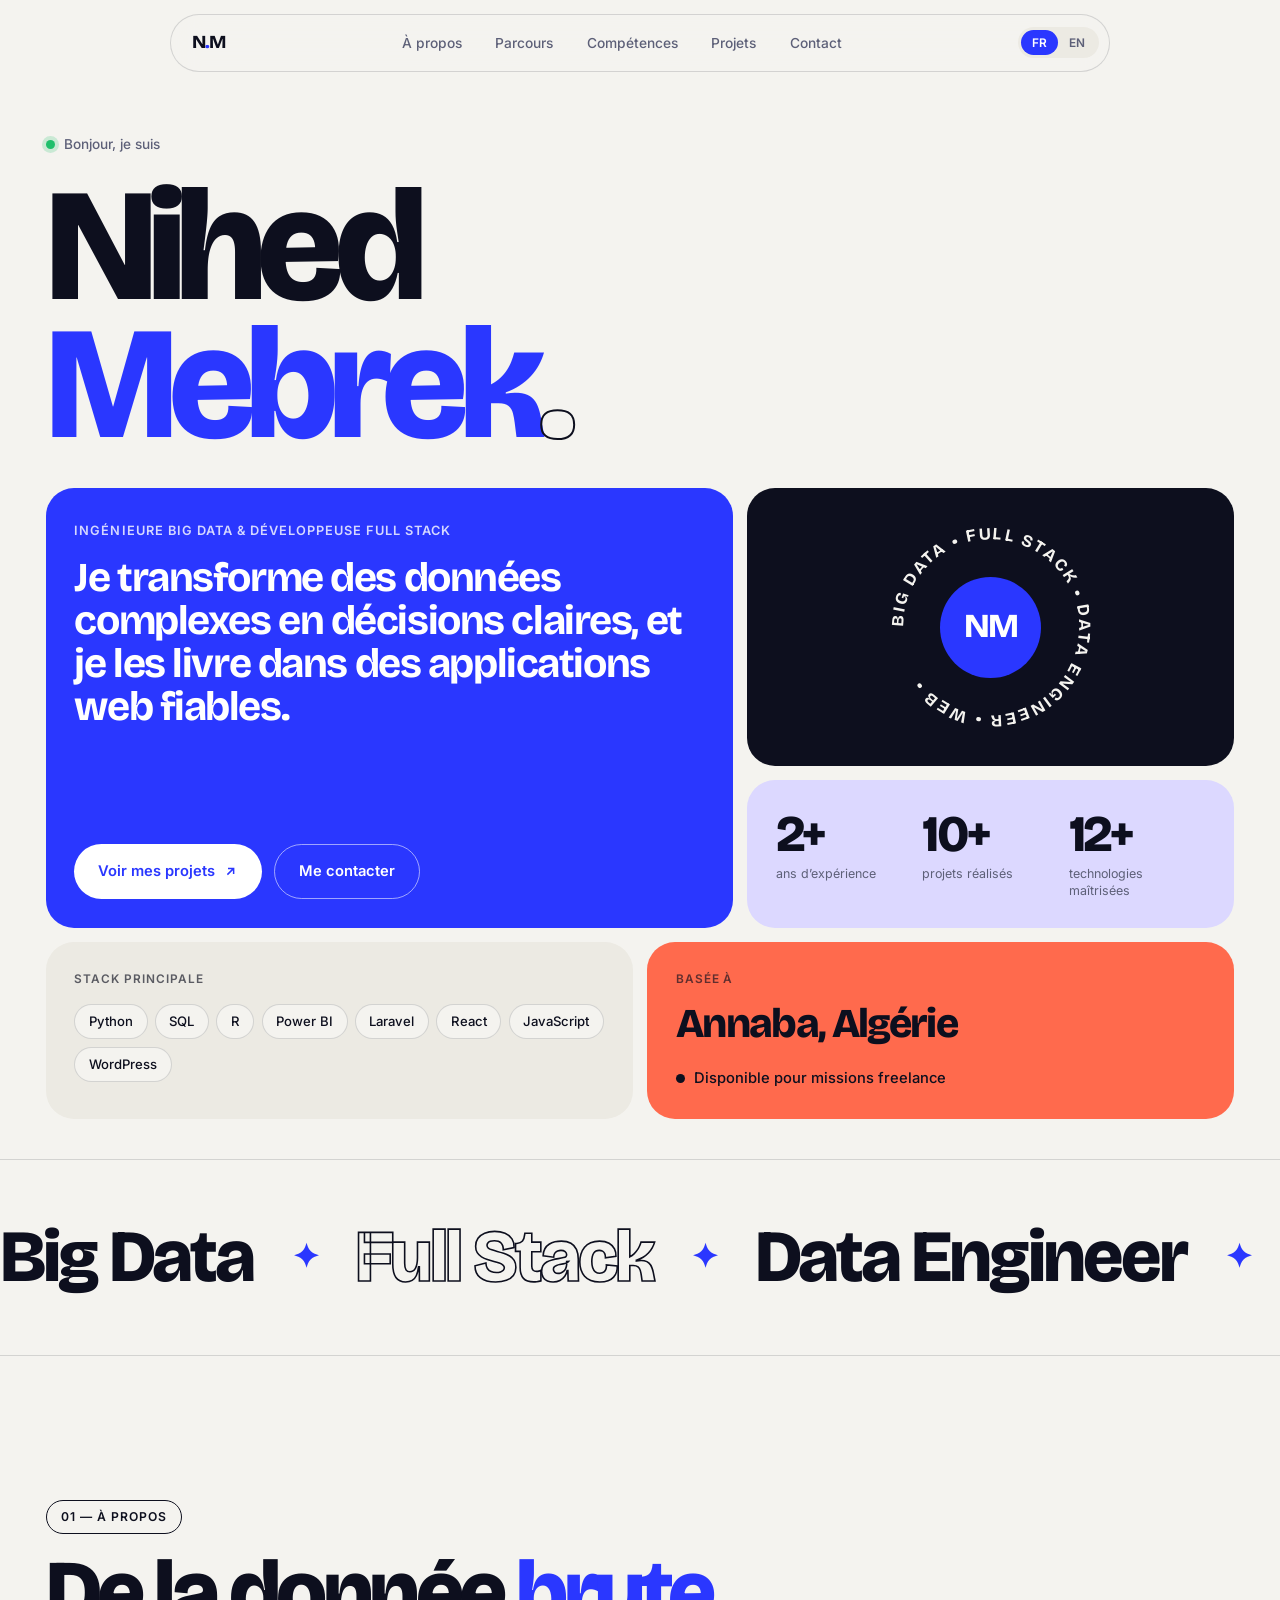
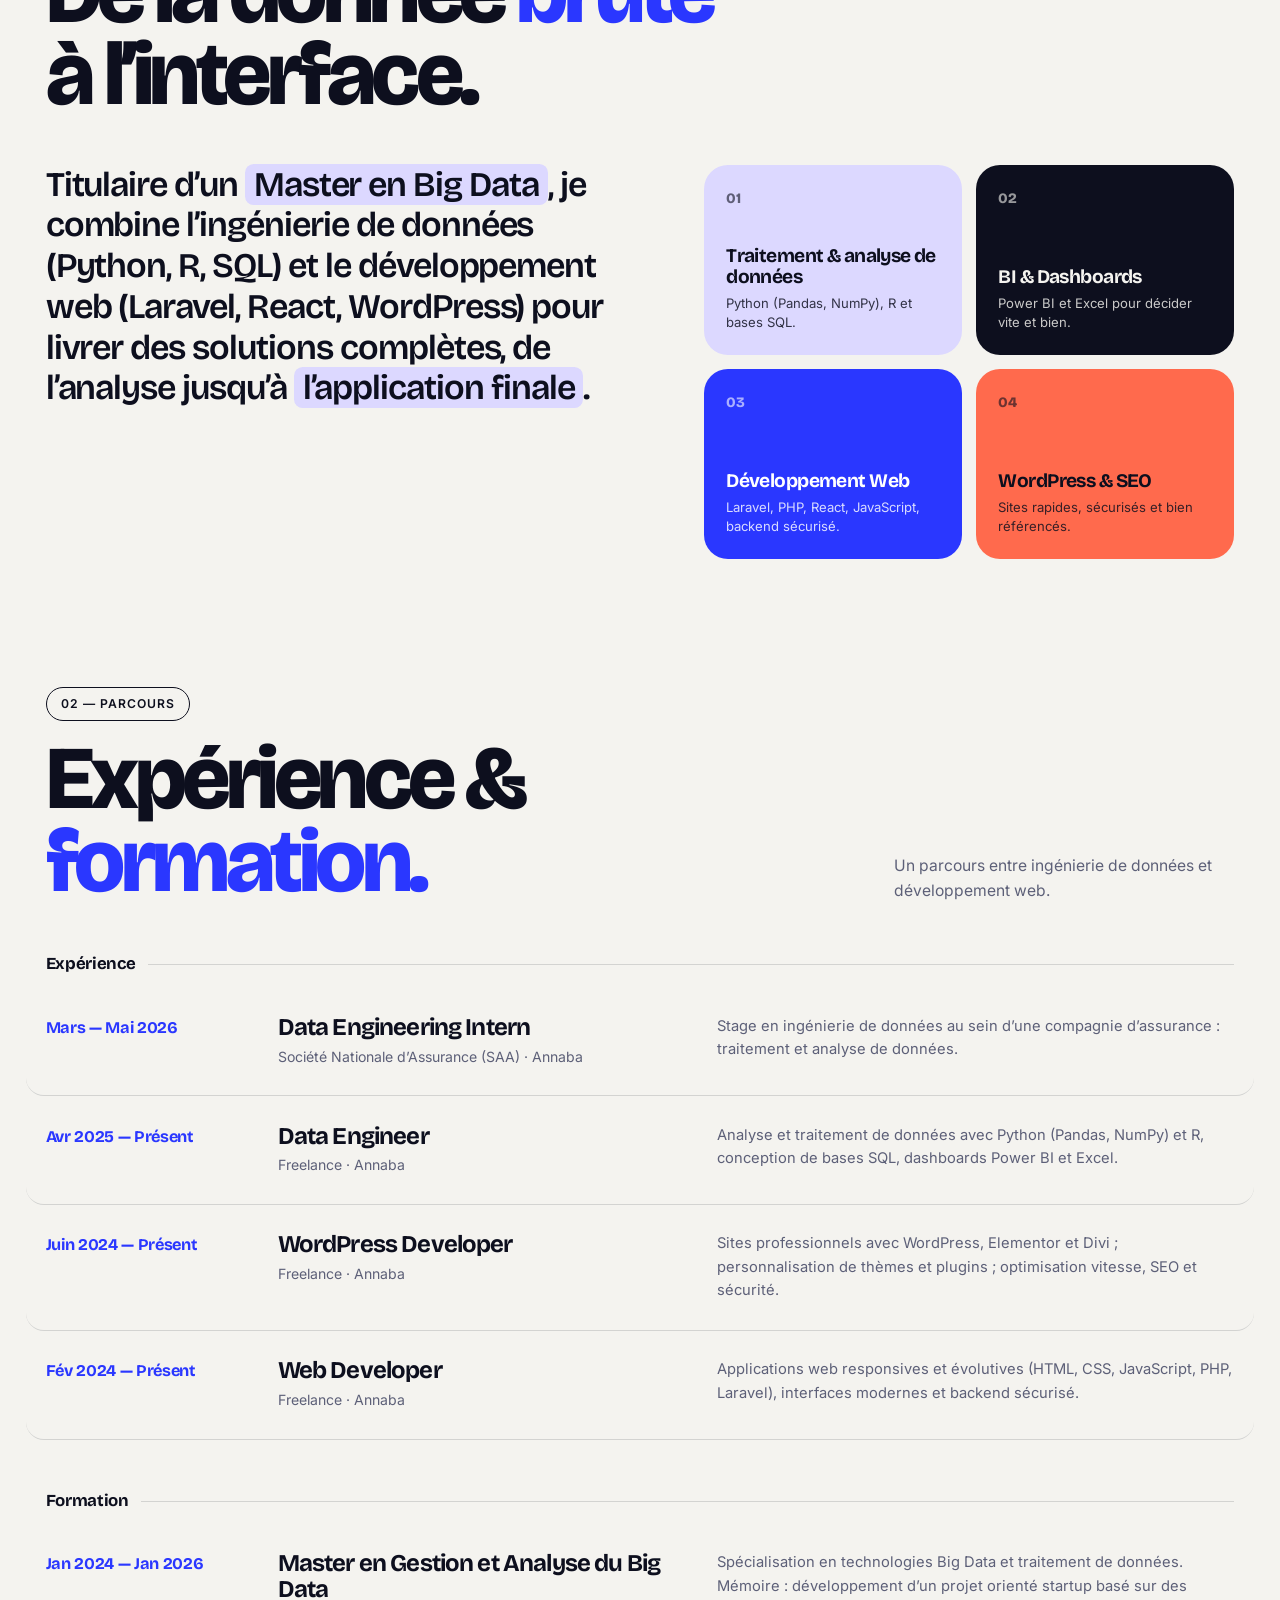
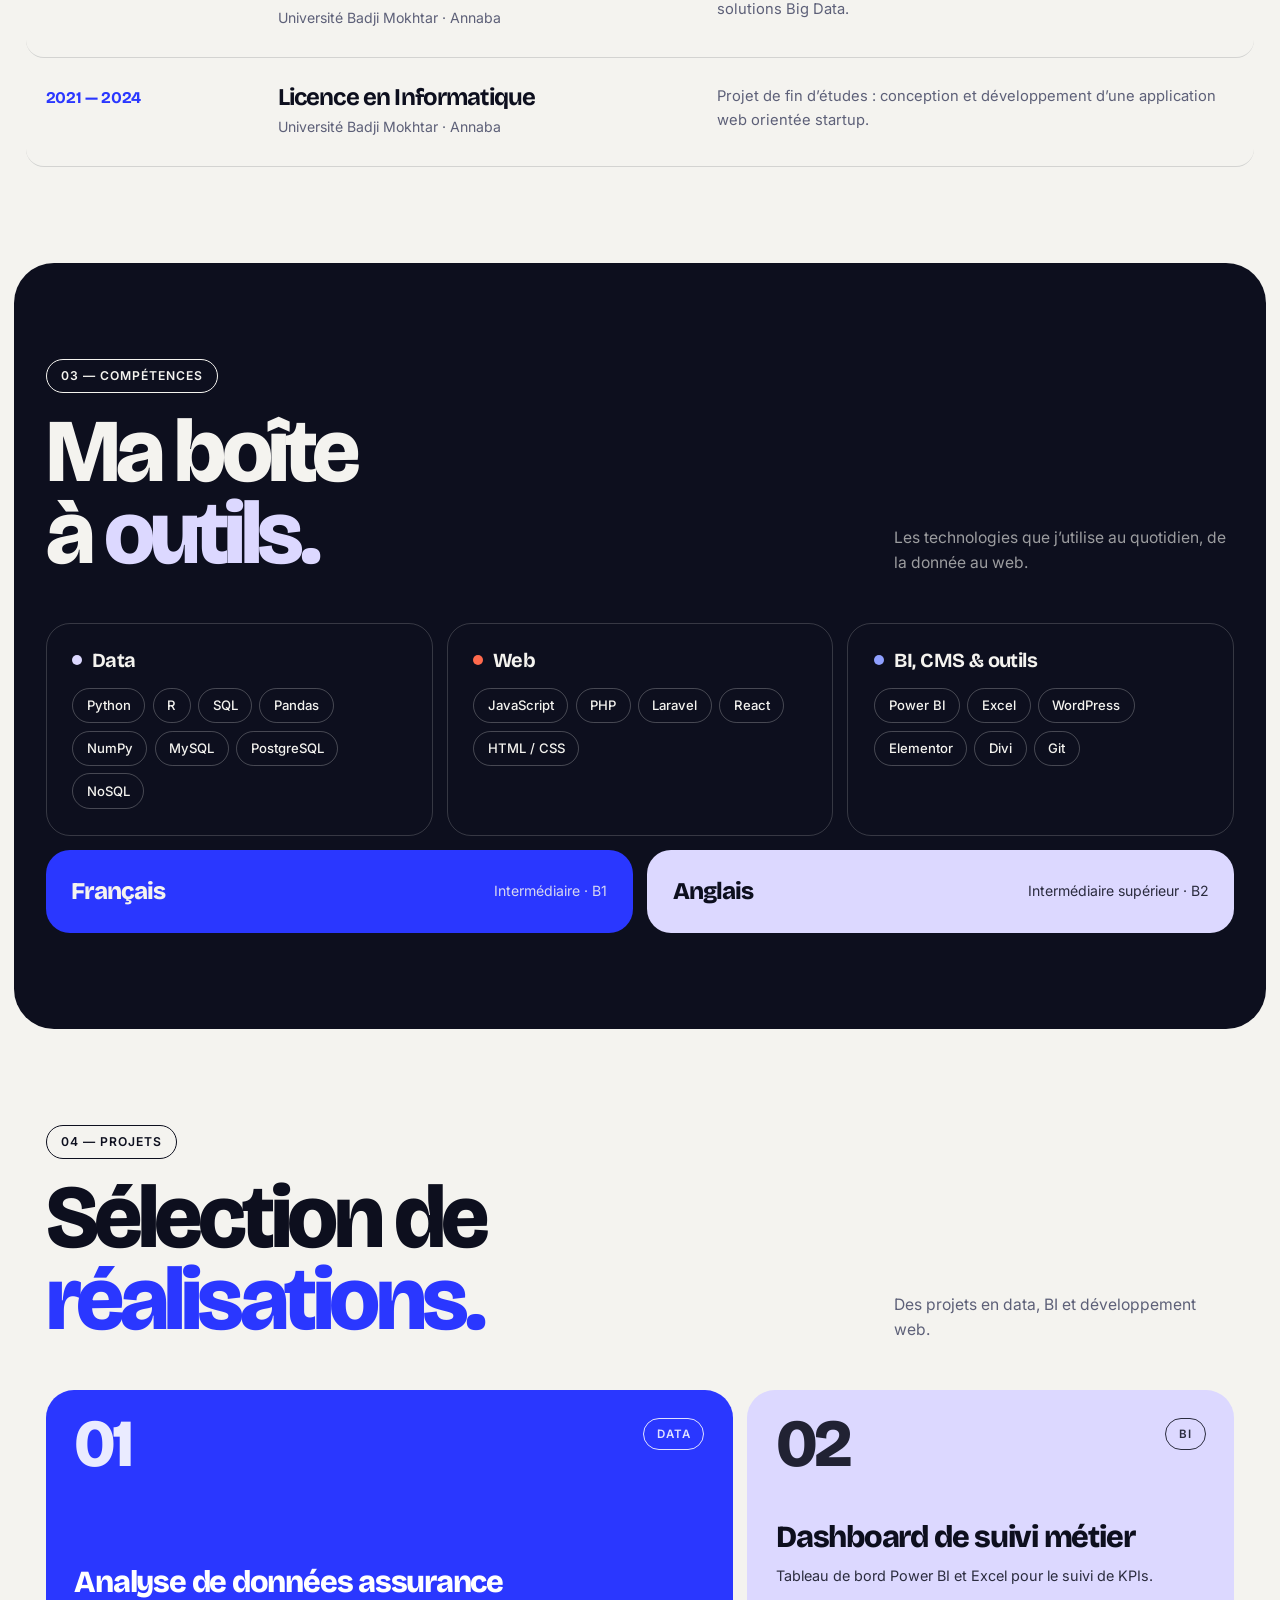
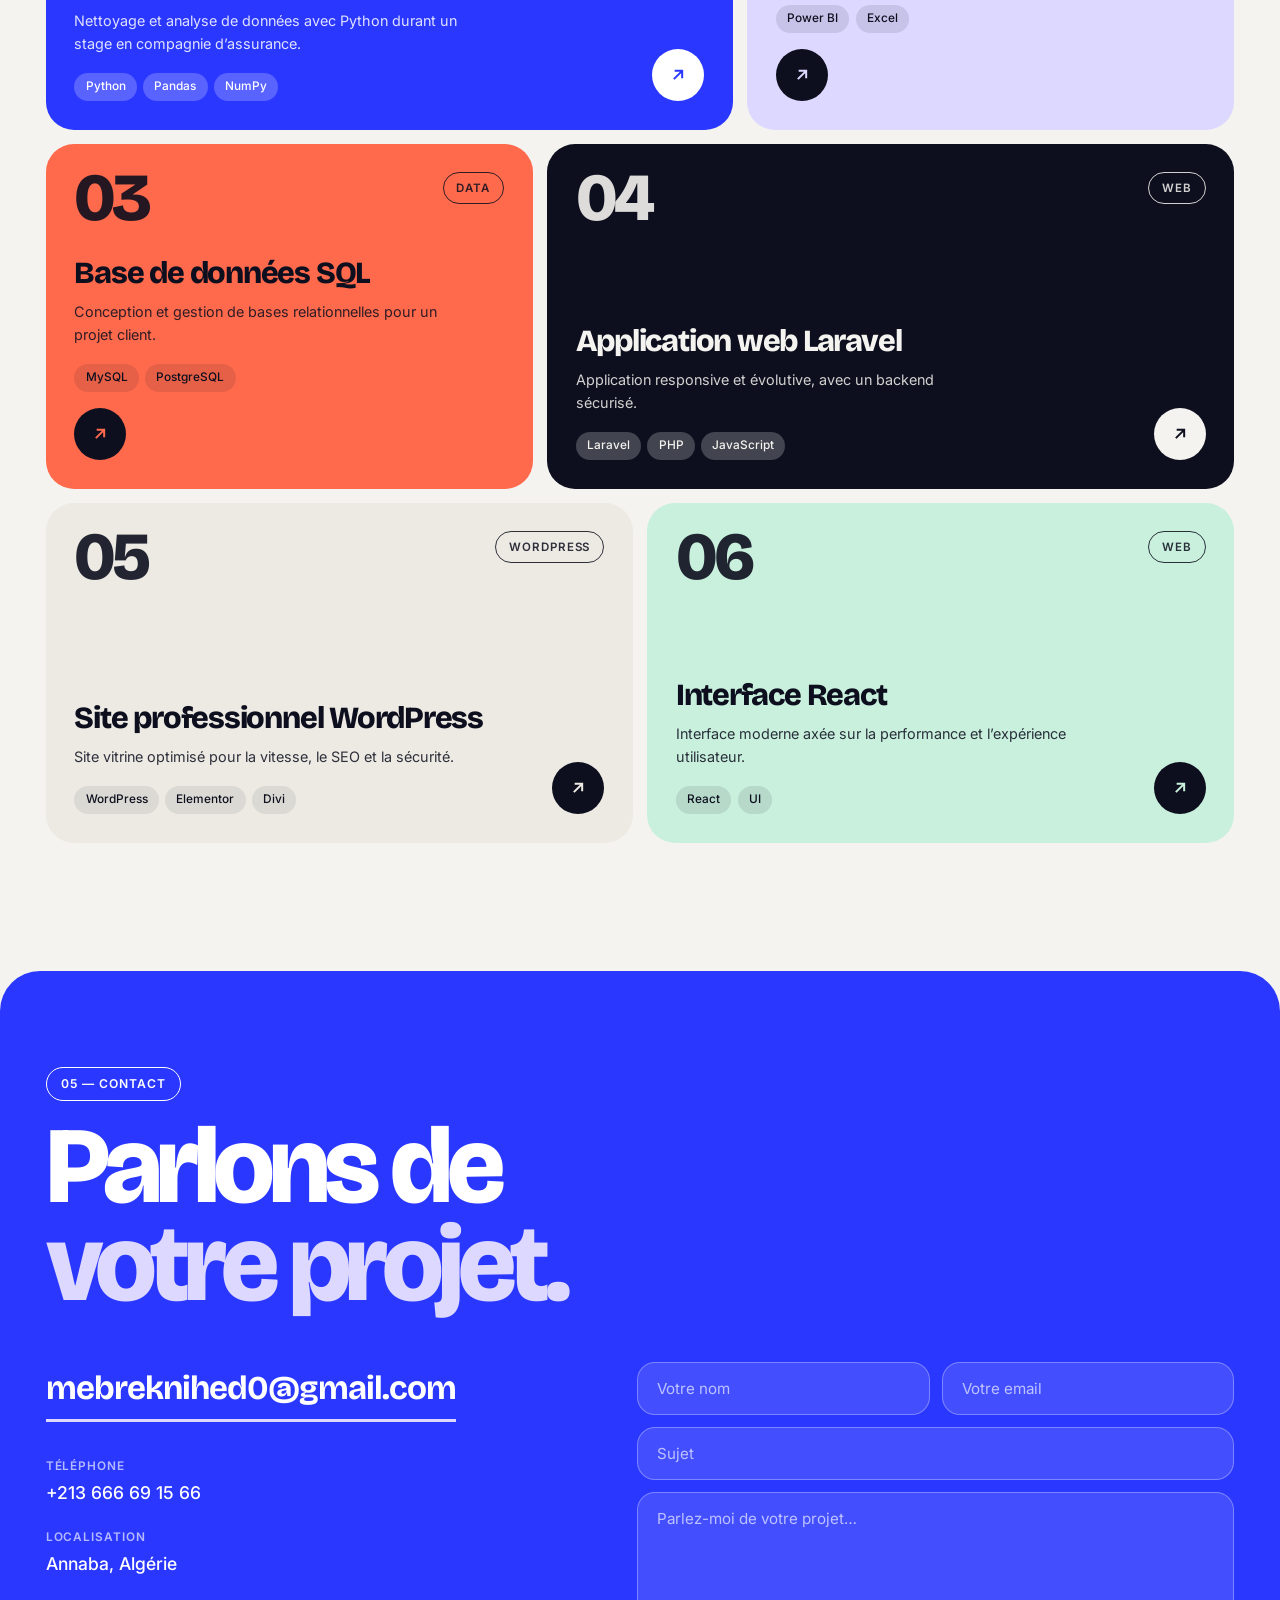
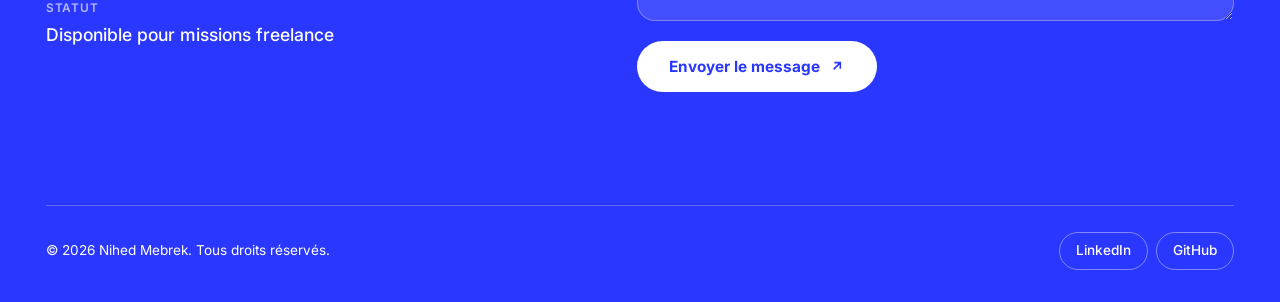
<file: portfolio/autres-versions/portfolio-creative.html>
<!DOCTYPE html>
<html lang="fr">
<head>
<meta charset="UTF-8">
<meta name="viewport" content="width=device-width, initial-scale=1.0">
<title>Nihed Mebrek — Big Data Engineer & Full Stack Developer</title>
<link rel="preconnect" href="https://fonts.googleapis.com">
<link rel="preconnect" href="https://fonts.gstatic.com" crossorigin>
<link href="https://fonts.googleapis.com/css2?family=Bricolage+Grotesque:opsz,wght@12..96,400;12..96,600;12..96,700;12..96,800&family=Inter:wght@400;500;600&display=swap" rel="stylesheet">
<style>
  :root{
    --paper:#f4f3ef;
    --paper-2:#eceae3;
    --ink:#0d0f1e;
    --blue:#2a37ff;
    --lilac:#dcd8ff;
    --coral:#ff6a4d;
    --muted:#5d6078;
    --line:rgba(13,15,30,0.14);
    --display:'Bricolage Grotesque', sans-serif;
    --body:'Inter', sans-serif;
    --r:28px;
    --maxw:1240px;
  }
  *{margin:0;padding:0;box-sizing:border-box;}
  html{scroll-behavior:smooth;}
  body{background:var(--paper);color:var(--ink);font-family:var(--body);line-height:1.6;-webkit-font-smoothing:antialiased;overflow-x:hidden;}
  a{color:inherit;text-decoration:none;}
  button{font-family:inherit;cursor:pointer;background:none;border:none;color:inherit;}
  input,textarea{font-family:inherit;}
  :focus-visible{outline:3px solid var(--blue);outline-offset:3px;border-radius:6px;}
  ::selection{background:var(--blue);color:#fff;}
  .wrap{max-width:var(--maxw);margin:0 auto;padding:0 1.6rem;}
  h1,h2,h3,h4{font-family:var(--display);letter-spacing:-0.03em;line-height:1;}

  .rv{opacity:0;transform:translateY(24px);transition:opacity .8s ease,transform .8s cubic-bezier(.2,.7,.2,1);}
  .rv.in{opacity:1;transform:none;}

  /* ===== Floating nav ===== */
  .nav{
    position:fixed;top:14px;left:50%;transform:translateX(-50%);z-index:100;
    width:min(940px,calc(100% - 28px));
  }
  .nav-pill{
    display:flex;align-items:center;justify-content:space-between;gap:1rem;
    background:rgba(244,243,239,0.82);backdrop-filter:blur(14px);-webkit-backdrop-filter:blur(14px);
    border:1px solid var(--line);border-radius:999px;padding:0.55rem 0.6rem 0.55rem 1.3rem;
  }
  .brand{font-family:var(--display);font-weight:800;font-size:1.15rem;letter-spacing:-0.04em;}
  .brand i{color:var(--blue);font-style:normal;}
  .links{display:flex;gap:0.2rem;}
  .links a{font-size:0.86rem;font-weight:500;padding:0.5rem 0.95rem;border-radius:999px;color:var(--muted);transition:background .2s,color .2s;}
  .links a:hover{color:var(--ink);background:var(--paper-2);}
  .links a.active{background:var(--ink);color:var(--paper);}
  .nav-r{display:flex;align-items:center;gap:0.5rem;}
  .lang{display:flex;background:var(--paper-2);border-radius:999px;padding:3px;}
  .lang button{font-size:0.74rem;font-weight:600;padding:0.35rem 0.7rem;border-radius:999px;color:var(--muted);}
  .lang button.active{background:var(--blue);color:#fff;}
  .burger{display:none;width:40px;height:40px;border-radius:50%;background:var(--ink);position:relative;}
  .burger span{position:absolute;left:12px;right:12px;height:2px;background:var(--paper);transition:transform .25s,opacity .25s;}
  .burger span:nth-child(1){top:15px;} .burger span:nth-child(2){top:23px;}
  .burger.open span:nth-child(1){transform:translateY(4px) rotate(45deg);}
  .burger.open span:nth-child(2){transform:translateY(-4px) rotate(-45deg);}
  .drop{
    display:none;margin-top:8px;background:var(--paper);border:1px solid var(--line);border-radius:24px;padding:0.6rem;
  }
  .drop.open{display:block;}
  .drop a{display:block;font-family:var(--display);font-weight:700;font-size:1.3rem;padding:0.8rem 1rem;border-radius:16px;}
  .drop a:hover{background:var(--paper-2);}

  /* ===== Hero ===== */
  .hero{padding:8.2rem 0 3rem;}
  .hello{display:inline-flex;align-items:center;gap:0.6rem;font-size:0.85rem;font-weight:500;color:var(--muted);margin-bottom:1.4rem;}
  .hello .dot{width:9px;height:9px;border-radius:50%;background:#1fbf6b;box-shadow:0 0 0 4px rgba(31,191,107,0.2);animation:pulse 2s infinite;}
  @keyframes pulse{50%{opacity:.4;}}
  .name{font-size:clamp(3.6rem,12.5vw,10.5rem);font-weight:800;line-height:0.86;letter-spacing:-0.055em;margin-bottom:2.2rem;}
  .name span{display:block;}
  .name .b{color:var(--blue);}
  .name .o{-webkit-text-stroke:2px var(--ink);color:transparent;}

  .bento{display:grid;grid-template-columns:repeat(12,1fr);gap:14px;}
  .tile{border-radius:var(--r);padding:1.8rem;position:relative;overflow:hidden;}
  .t-main{grid-column:1/8;grid-row:1/3;background:var(--blue);color:#fff;display:flex;flex-direction:column;justify-content:space-between;gap:2rem;min-height:340px;}
  .t-main .role{font-size:0.8rem;font-weight:600;letter-spacing:0.08em;text-transform:uppercase;opacity:0.8;}
  .t-main h2{font-size:clamp(1.7rem,3.2vw,2.8rem);font-weight:700;letter-spacing:-0.035em;line-height:1.05;margin-top:0.8rem;}
  .btns{display:flex;gap:0.7rem;flex-wrap:wrap;}
  .btn{display:inline-flex;align-items:center;gap:0.5rem;padding:0.9rem 1.5rem;border-radius:999px;font-weight:600;font-size:0.92rem;transition:transform .2s,background .2s,color .2s;}
  .btn:hover{transform:translateY(-2px);}
  .btn-w{background:#fff;color:var(--blue);}
  .btn-o{border:1.5px solid rgba(255,255,255,0.55);color:#fff;}
  .btn-o:hover{background:#fff;color:var(--blue);}
  .btn svg{width:15px;height:15px;}

  .t-badge{grid-column:8/13;background:var(--ink);display:flex;align-items:center;justify-content:center;min-height:200px;}
  .badge{position:relative;width:min(220px,100%);aspect-ratio:1;}
  .badge svg.ring{position:absolute;inset:0;width:100%;height:100%;animation:spin 22s linear infinite;}
  .badge text{font-family:var(--display);font-weight:700;font-size:15.5px;letter-spacing:0.12em;fill:var(--paper);}
  .badge .core{position:absolute;inset:27%;border-radius:50%;background:var(--blue);display:flex;align-items:center;justify-content:center;font-family:var(--display);font-weight:800;font-size:2.1rem;color:#fff;letter-spacing:-0.05em;}
  @keyframes spin{to{transform:rotate(360deg);}}

  .t-stats{grid-column:8/13;background:var(--lilac);display:grid;grid-template-columns:repeat(3,1fr);gap:0.6rem;align-content:center;}
  .stat b{display:block;font-family:var(--display);font-size:clamp(2rem,4vw,3.2rem);font-weight:800;letter-spacing:-0.05em;line-height:1;}
  .stat span{font-size:0.78rem;color:var(--muted);line-height:1.3;display:block;margin-top:0.4rem;}

  .t-stack{grid-column:1/7;background:var(--paper-2);}
  .t-loc{grid-column:7/13;background:var(--coral);color:var(--ink);display:flex;flex-direction:column;justify-content:space-between;gap:1.4rem;}
  .tile .lbl{font-size:0.74rem;font-weight:600;letter-spacing:0.08em;text-transform:uppercase;opacity:0.65;margin-bottom:0.9rem;display:block;}
  .chips{display:flex;flex-wrap:wrap;gap:0.45rem;}
  .chip{font-size:0.82rem;font-weight:500;padding:0.4rem 0.85rem;border-radius:999px;border:1px solid var(--line);background:var(--paper);transition:background .2s,color .2s,border-color .2s;}
  .chip:hover{background:var(--blue);color:#fff;border-color:var(--blue);}
  .t-loc h3{font-size:clamp(1.8rem,3.2vw,2.6rem);font-weight:800;letter-spacing:-0.04em;}
  .t-loc p{font-size:0.92rem;font-weight:500;display:flex;align-items:center;gap:0.55rem;}
  .t-loc p::before{content:'';width:9px;height:9px;border-radius:50%;background:var(--ink);flex-shrink:0;}

  /* ===== Marquee ===== */
  .marq{overflow:hidden;white-space:nowrap;padding:2.4rem 0;border-block:1px solid var(--line);margin:2.5rem 0 0;}
  .marq-track{display:inline-flex;animation:mq 34s linear infinite;}
  .marq-track span{font-family:var(--display);font-weight:800;font-size:clamp(2.4rem,6vw,4.6rem);letter-spacing:-0.04em;padding-right:2.4rem;display:inline-flex;align-items:center;gap:2.4rem;}
  .marq-track span:nth-child(even){-webkit-text-stroke:1.6px var(--ink);color:transparent;}
  .marq-track span::after{content:'✦';font-size:0.45em;color:var(--blue);-webkit-text-stroke:0;}
  @keyframes mq{to{transform:translateX(-50%);}}

  /* ===== Sections ===== */
  .sec{padding:6rem 0;}
  .sec-head{display:flex;align-items:flex-end;justify-content:space-between;gap:2rem;flex-wrap:wrap;margin-bottom:3rem;}
  .sec-head h2{font-size:clamp(2.6rem,7vw,5.6rem);font-weight:800;letter-spacing:-0.05em;line-height:0.92;}
  .sec-head h2 em{font-style:normal;color:var(--blue);}
  .tag{display:inline-block;font-size:0.76rem;font-weight:600;letter-spacing:0.08em;text-transform:uppercase;padding:0.4rem 0.9rem;border:1px solid var(--ink);border-radius:999px;margin-bottom:1.1rem;}
  .sec-head p{max-width:34ch;color:var(--muted);font-size:0.98rem;}

  /* About */
  .about-grid{display:grid;grid-template-columns:1.15fr 1fr;gap:3rem;align-items:start;}
  .statement{font-family:var(--display);font-size:clamp(1.5rem,2.7vw,2.3rem);font-weight:600;letter-spacing:-0.03em;line-height:1.18;}
  .statement mark{background:var(--lilac);color:var(--ink);padding:0 0.25em;border-radius:0.25em;}
  .caps{display:grid;grid-template-columns:1fr 1fr;gap:14px;}
  .cap{border-radius:24px;padding:1.4rem;min-height:190px;display:flex;flex-direction:column;justify-content:space-between;gap:1.5rem;transition:transform .3s;}
  .cap:hover{transform:translateY(-6px) rotate(-1deg);}
  .cap i{font-style:normal;font-family:var(--display);font-weight:800;font-size:0.9rem;opacity:0.6;}
  .cap h4{font-size:1.2rem;font-weight:700;letter-spacing:-0.03em;line-height:1.1;margin-bottom:0.45rem;}
  .cap p{font-size:0.82rem;opacity:0.82;line-height:1.45;}
  .c1{background:var(--lilac);} .c2{background:var(--ink);color:var(--paper);}
  .c3{background:var(--blue);color:#fff;} .c4{background:var(--coral);}

  /* Journey rows */
  .group-title{font-family:var(--display);font-weight:700;font-size:1.05rem;letter-spacing:-0.02em;margin:3rem 0 0.6rem;display:flex;align-items:center;gap:0.8rem;}
  .group-title:first-of-type{margin-top:0;}
  .group-title::after{content:'';flex:1;height:1px;background:var(--line);}
  .row{
    display:grid;grid-template-columns:200px 1.1fr 1.4fr;gap:2rem;align-items:start;
    padding:1.7rem 1.2rem;margin:0 -1.2rem;border-bottom:1px solid var(--line);border-radius:18px;
    transition:background .3s,color .3s;
  }
  .row:hover{background:var(--ink);color:var(--paper);}
  .row .when{font-family:var(--display);font-weight:700;font-size:1.02rem;letter-spacing:-0.02em;color:var(--blue);transition:color .3s;}
  .row:hover .when{color:var(--lilac);}
  .row h4{font-size:1.5rem;font-weight:700;letter-spacing:-0.035em;line-height:1.05;}
  .row .org{font-size:0.88rem;color:var(--muted);margin-top:0.35rem;transition:color .3s;}
  .row:hover .org{color:rgba(244,243,239,0.6);}
  .row p{font-size:0.92rem;color:var(--muted);transition:color .3s;}
  .row:hover p{color:rgba(244,243,239,0.8);}

  /* Skills */
  .skills{background:var(--ink);color:var(--paper);border-radius:40px;margin:0 14px;}
  .skills .tag{border-color:var(--paper);}
  .skills .sec-head p{color:rgba(244,243,239,0.62);}
  .sk-grid{display:grid;grid-template-columns:repeat(3,1fr);gap:14px;}
  .sk{border:1px solid rgba(244,243,239,0.18);border-radius:24px;padding:1.6rem;}
  .sk h4{font-size:1.25rem;font-weight:700;letter-spacing:-0.03em;margin-bottom:1.1rem;display:flex;align-items:center;gap:0.6rem;}
  .sk h4 b{width:10px;height:10px;border-radius:50%;display:inline-block;}
  .sk .chip{background:transparent;border-color:rgba(244,243,239,0.25);color:var(--paper);}
  .sk .chip:hover{background:var(--paper);color:var(--ink);border-color:var(--paper);}
  .langs{margin-top:14px;display:grid;grid-template-columns:1fr 1fr;gap:14px;}
  .lg{border-radius:24px;background:var(--blue);padding:1.4rem 1.6rem;display:flex;justify-content:space-between;align-items:center;}
  .lg:nth-child(2){background:var(--lilac);color:var(--ink);}
  .lg b{font-family:var(--display);font-size:1.5rem;font-weight:800;letter-spacing:-0.04em;}
  .lg span{font-size:0.88rem;opacity:0.85;}

  /* Projects */
  .pg{display:grid;grid-template-columns:repeat(12,1fr);gap:14px;}
  .pj{border-radius:var(--r);padding:1.8rem;min-height:340px;display:flex;flex-direction:column;justify-content:space-between;gap:2rem;position:relative;overflow:hidden;transition:transform .35s cubic-bezier(.2,.7,.2,1);}
  .pj:hover{transform:translateY(-8px);}
  .pj .top{display:flex;justify-content:space-between;align-items:flex-start;}
  .pj .num{font-family:var(--display);font-weight:800;font-size:4.2rem;letter-spacing:-0.06em;line-height:0.8;opacity:0.9;}
  .pj .cat{font-size:0.72rem;font-weight:600;letter-spacing:0.08em;text-transform:uppercase;padding:0.35rem 0.8rem;border:1px solid currentColor;border-radius:999px;opacity:0.85;}
  .pj h3{font-size:clamp(1.5rem,2.4vw,2.1rem);font-weight:800;letter-spacing:-0.04em;line-height:1;margin-bottom:0.7rem;}
  .pj p{font-size:0.9rem;opacity:0.85;max-width:44ch;}
  .pj .foot{display:flex;justify-content:space-between;align-items:flex-end;gap:1rem;flex-wrap:wrap;}
  .pj .tech{display:flex;flex-wrap:wrap;gap:0.4rem;margin-top:1.1rem;}
  .pj .tech span{font-size:0.74rem;font-weight:500;padding:0.28rem 0.7rem;border-radius:999px;background:rgba(255,255,255,0.22);}
  .pj .go{width:52px;height:52px;border-radius:50%;background:currentColor;display:flex;align-items:center;justify-content:center;flex-shrink:0;transition:transform .35s;}
  .pj:hover .go{transform:rotate(45deg) scale(1.08);}
  .pj .go svg{width:20px;height:20px;color:var(--bgc);}
  .p1{grid-column:span 7;background:var(--blue);color:#fff;--bgc:var(--blue);}
  .p2{grid-column:span 5;background:var(--lilac);--bgc:var(--lilac);}
  .p3{grid-column:span 5;background:var(--coral);--bgc:var(--coral);}
  .p4{grid-column:span 7;background:var(--ink);color:var(--paper);--bgc:var(--ink);}
  .p5{grid-column:span 6;background:var(--paper-2);--bgc:var(--paper-2);}
  .p5 .tech span{background:rgba(13,15,30,0.08);}
  .p6{grid-column:span 6;background:#c9f0dd;--bgc:#c9f0dd;}
  .p6 .tech span,.p2 .tech span,.p3 .tech span{background:rgba(13,15,30,0.1);}

  /* Contact */
  .contact{background:var(--blue);color:#fff;border-radius:40px 40px 0 0;margin-top:2rem;padding:6rem 0 2rem;}
  .contact .tag{border-color:#fff;}
  .big{font-size:clamp(2.8rem,8.5vw,7.4rem);font-weight:800;letter-spacing:-0.055em;line-height:0.9;margin-bottom:3rem;}
  .big span{color:var(--lilac);}
  .ct-grid{display:grid;grid-template-columns:1fr 1.1fr;gap:3rem;}
  .mail{display:inline-block;font-family:var(--display);font-weight:700;font-size:clamp(1.3rem,2.6vw,2.2rem);letter-spacing:-0.03em;border-bottom:3px solid var(--lilac);padding-bottom:0.2rem;word-break:break-all;transition:color .2s;}
  .mail:hover{color:var(--lilac);}
  .info{margin-top:2.2rem;display:flex;flex-direction:column;gap:1.3rem;}
  .info div b{display:block;font-size:0.74rem;font-weight:600;letter-spacing:0.08em;text-transform:uppercase;opacity:0.65;margin-bottom:0.2rem;}
  .info div span{font-size:1.1rem;font-weight:500;}
  form{display:flex;flex-direction:column;gap:12px;}
  .two{display:grid;grid-template-columns:1fr 1fr;gap:12px;}
  .fld input,.fld textarea{width:100%;background:rgba(255,255,255,0.12);border:1.5px solid rgba(255,255,255,0.3);border-radius:18px;padding:1rem 1.2rem;color:#fff;font-size:0.95rem;resize:vertical;}
  .fld input::placeholder,.fld textarea::placeholder{color:rgba(255,255,255,0.65);}
  .fld input:focus,.fld textarea:focus{outline:none;border-color:#fff;background:rgba(255,255,255,0.18);}
  .send{align-self:flex-start;background:#fff;color:var(--blue);font-weight:700;padding:1rem 2rem;border-radius:999px;font-size:0.96rem;display:inline-flex;align-items:center;gap:0.6rem;transition:transform .2s,background .2s,color .2s;}
  .send:hover{transform:translateY(-3px);background:var(--ink);color:#fff;}
  .send svg{width:16px;height:16px;}
  .note{font-size:0.85rem;opacity:0;transition:opacity .3s;}
  .note.show{opacity:1;}
  .foot-bar{margin-top:5rem;padding-top:1.6rem;border-top:1px solid rgba(255,255,255,0.25);display:flex;justify-content:space-between;align-items:center;gap:1rem;flex-wrap:wrap;font-size:0.85rem;}
  .soc{display:flex;gap:0.5rem;}
  .soc a{padding:0.45rem 1rem;border:1px solid rgba(255,255,255,0.4);border-radius:999px;font-weight:500;transition:background .2s,color .2s;}
  .soc a:hover{background:#fff;color:var(--blue);}

  @media (max-width:960px){
    .links{display:none;} .burger{display:block;}
    .t-main,.t-badge,.t-stats,.t-stack,.t-loc{grid-column:1/-1;grid-row:auto;}
    .about-grid,.ct-grid{grid-template-columns:1fr;gap:2rem;}
    .sk-grid{grid-template-columns:1fr;}
    .row{grid-template-columns:1fr;gap:0.6rem;}
    .p1,.p2,.p3,.p4,.p5,.p6{grid-column:1/-1;}
    .pj{min-height:300px;}
    .skills{border-radius:28px;}
    .contact{border-radius:28px 28px 0 0;}
  }
  @media (max-width:560px){
    .caps,.two,.langs{grid-template-columns:1fr;}
    .sec{padding:4rem 0;}
    .name .o{-webkit-text-stroke:1.5px var(--ink);}
  }
  @media (prefers-reduced-motion:reduce){
    .rv{opacity:1;transform:none;transition:none;}
    .marq-track,.badge svg.ring,.hello .dot{animation:none;}
  }
</style>
</head>
<body>

<!-- NAV -->
<header class="nav">
  <div class="nav-pill">
    <a href="#top" class="brand">N<i>.</i>M</a>
    <nav class="links" id="links">
      <a href="#about" data-i18n="nAbout">À propos</a>
      <a href="#journey" data-i18n="nJourney">Parcours</a>
      <a href="#skills" data-i18n="nSkills">Compétences</a>
      <a href="#work" data-i18n="nWork">Projets</a>
      <a href="#contact" data-i18n="nContact">Contact</a>
    </nav>
    <div class="nav-r">
      <div class="lang"><button id="fr" class="active">FR</button><button id="en">EN</button></div>
      <button class="burger" id="burger" aria-label="Menu" aria-expanded="false"><span></span><span></span></button>
    </div>
  </div>
  <div class="drop" id="drop">
    <a href="#about" data-i18n="nAbout">À propos</a>
    <a href="#journey" data-i18n="nJourney">Parcours</a>
    <a href="#skills" data-i18n="nSkills">Compétences</a>
    <a href="#work" data-i18n="nWork">Projets</a>
    <a href="#contact" data-i18n="nContact">Contact</a>
  </div>
</header>

<!-- HERO -->
<section class="hero" id="top">
  <div class="wrap">
    <div class="hello"><span class="dot"></span><span data-i18n="hello">Bonjour, je suis</span></div>
    <h1 class="name rv"><span>Nihed</span><span class="b">Mebrek<span class="o" style="display:inline">.</span></span></h1>

    <div class="bento">
      <div class="tile t-main rv">
        <div>
          <span class="role" data-i18n="role">Ingénieure Big Data & développeuse Full Stack</span>
          <h2 data-i18n="pitch">Je transforme des données complexes en décisions claires, et je les livre dans des applications web fiables.</h2>
        </div>
        <div class="btns">
          <a href="#work" class="btn btn-w"><span data-i18n="cta1">Voir mes projets</span><svg viewBox="0 0 24 24" fill="none" stroke="currentColor" stroke-width="2.4"><path d="M7 17L17 7M8 7h9v9"/></svg></a>
          <a href="#contact" class="btn btn-o" data-i18n="cta2">Me contacter</a>
        </div>
      </div>

      <div class="tile t-badge rv">
        <div class="badge">
          <svg class="ring" viewBox="0 0 200 200">
            <defs><path id="c" d="M100,100 m-80,0 a80,80 0 1,1 160,0 a80,80 0 1,1 -160,0"/></defs>
            <text><textPath href="#c">BIG DATA • FULL STACK • DATA ENGINEER • WEB •</textPath></text>
          </svg>
          <div class="core">NM</div>
        </div>
      </div>

      <div class="tile t-stats rv">
        <div class="stat"><b>2+</b><span data-i18n="s1">ans d’expérience</span></div>
        <div class="stat"><b>10+</b><span data-i18n="s2">projets réalisés</span></div>
        <div class="stat"><b>12+</b><span data-i18n="s3">technologies maîtrisées</span></div>
      </div>

      <div class="tile t-stack rv">
        <span class="lbl" data-i18n="stack">Stack principale</span>
        <div class="chips">
          <span class="chip">Python</span><span class="chip">SQL</span><span class="chip">R</span><span class="chip">Power BI</span>
          <span class="chip">Laravel</span><span class="chip">React</span><span class="chip">JavaScript</span><span class="chip">WordPress</span>
        </div>
      </div>

      <div class="tile t-loc rv">
        <div>
          <span class="lbl" data-i18n="based">Basée à</span>
          <h3 data-i18n="city">Annaba, Algérie</h3>
        </div>
        <p data-i18n="avail">Disponible pour missions freelance</p>
      </div>
    </div>
  </div>

  <div class="marq" aria-hidden="true">
    <div class="marq-track">
      <span>Big Data</span><span>Full Stack</span><span>Data Engineer</span><span>Web</span><span>Analytics</span>
      <span>Big Data</span><span>Full Stack</span><span>Data Engineer</span><span>Web</span><span>Analytics</span>
    </div>
  </div>
</section>

<!-- ABOUT -->
<section class="sec" id="about">
  <div class="wrap">
    <div class="sec-head rv">
      <div><span class="tag" data-i18n="aTag">01 — À propos</span><h2 data-i18n-html="aTitle">De la donnée <em>brute</em><br>à l’interface.</h2></div>
    </div>
    <div class="about-grid">
      <p class="statement rv" data-i18n-html="aStatement">Titulaire d’un <mark>Master en Big Data</mark>, je combine l’ingénierie de données (Python, R, SQL) et le développement web (Laravel, React, WordPress) pour livrer des solutions complètes, de l’analyse jusqu’à <mark>l’application finale</mark>.</p>
      <div class="caps rv">
        <div class="cap c1"><i>01</i><div><h4 data-i18n="c1t">Traitement & analyse de données</h4><p data-i18n="c1p">Python (Pandas, NumPy), R et bases SQL.</p></div></div>
        <div class="cap c2"><i>02</i><div><h4 data-i18n="c2t">BI & Dashboards</h4><p data-i18n="c2p">Power BI et Excel pour décider vite et bien.</p></div></div>
        <div class="cap c3"><i>03</i><div><h4 data-i18n="c3t">Développement Web</h4><p data-i18n="c3p">Laravel, PHP, React, JavaScript, backend sécurisé.</p></div></div>
        <div class="cap c4"><i>04</i><div><h4 data-i18n="c4t">WordPress & SEO</h4><p data-i18n="c4p">Sites rapides, sécurisés et bien référencés.</p></div></div>
      </div>
    </div>
  </div>
</section>

<!-- JOURNEY -->
<section class="sec" id="journey" style="padding-top:2rem;">
  <div class="wrap">
    <div class="sec-head rv">
      <div><span class="tag" data-i18n="jTag">02 — Parcours</span><h2 data-i18n-html="jTitle">Expérience &amp;<br><em>formation.</em></h2></div>
      <p data-i18n="jSub">Un parcours entre ingénierie de données et développement web.</p>
    </div>

    <div class="group-title rv" data-i18n="gExp">Expérience</div>
    <div class="row rv"><div class="when" data-i18n="x0w">Mars — Mai 2026</div><div><h4>Data Engineering Intern</h4><div class="org">Société Nationale d’Assurance (SAA) · Annaba</div></div><p data-i18n="x0p">Stage en ingénierie de données au sein d’une compagnie d’assurance : traitement et analyse de données.</p></div>
    <div class="row rv"><div class="when" data-i18n="x1w">Avr 2025 — Présent</div><div><h4>Data Engineer</h4><div class="org">Freelance · Annaba</div></div><p data-i18n="x1p">Analyse et traitement de données avec Python (Pandas, NumPy) et R, conception de bases SQL, dashboards Power BI et Excel.</p></div>
    <div class="row rv"><div class="when" data-i18n="x2w">Juin 2024 — Présent</div><div><h4>WordPress Developer</h4><div class="org">Freelance · Annaba</div></div><p data-i18n="x2p">Sites professionnels avec WordPress, Elementor et Divi ; personnalisation de thèmes et plugins ; optimisation vitesse, SEO et sécurité.</p></div>
    <div class="row rv"><div class="when" data-i18n="x3w">Fév 2024 — Présent</div><div><h4>Web Developer</h4><div class="org">Freelance · Annaba</div></div><p data-i18n="x3p">Applications web responsives et évolutives (HTML, CSS, JavaScript, PHP, Laravel), interfaces modernes et backend sécurisé.</p></div>

    <div class="group-title rv" data-i18n="gEdu">Formation</div>
    <div class="row rv"><div class="when">Jan 2024 — Jan 2026</div><div><h4 data-i18n="e1t">Master en Gestion et Analyse du Big Data</h4><div class="org" data-i18n="uni">Université Badji Mokhtar · Annaba</div></div><p data-i18n="e1p">Spécialisation en technologies Big Data et traitement de données. Mémoire : développement d’un projet orienté startup basé sur des solutions Big Data.</p></div>
    <div class="row rv"><div class="when">2021 — 2024</div><div><h4 data-i18n="e2t">Licence en Informatique</h4><div class="org" data-i18n="uni2">Université Badji Mokhtar · Annaba</div></div><p data-i18n="e2p">Projet de fin d’études : conception et développement d’une application web orientée startup.</p></div>
  </div>
</section>

<!-- SKILLS -->
<section class="sec skills" id="skills">
  <div class="wrap">
    <div class="sec-head rv">
      <div><span class="tag" data-i18n="kTag">03 — Compétences</span><h2 data-i18n-html="kTitle">Ma boîte<br>à <em style="color:var(--lilac)">outils.</em></h2></div>
      <p data-i18n="kSub">Les technologies que j’utilise au quotidien, de la donnée au web.</p>
    </div>
    <div class="sk-grid rv">
      <div class="sk"><h4><b style="background:var(--lilac)"></b><span data-i18n="k1">Data</span></h4><div class="chips"><span class="chip">Python</span><span class="chip">R</span><span class="chip">SQL</span><span class="chip">Pandas</span><span class="chip">NumPy</span><span class="chip">MySQL</span><span class="chip">PostgreSQL</span><span class="chip">NoSQL</span></div></div>
      <div class="sk"><h4><b style="background:var(--coral)"></b><span data-i18n="k2">Web</span></h4><div class="chips"><span class="chip">JavaScript</span><span class="chip">PHP</span><span class="chip">Laravel</span><span class="chip">React</span><span class="chip">HTML / CSS</span></div></div>
      <div class="sk"><h4><b style="background:#8fa0ff"></b><span data-i18n="k3">BI, CMS & outils</span></h4><div class="chips"><span class="chip">Power BI</span><span class="chip">Excel</span><span class="chip">WordPress</span><span class="chip">Elementor</span><span class="chip">Divi</span><span class="chip">Git</span></div></div>
    </div>
    <div class="langs rv">
      <div class="lg"><b data-i18n="l1">Français</b><span data-i18n="l1l">Intermédiaire · B1</span></div>
      <div class="lg"><b data-i18n="l2">Anglais</b><span data-i18n="l2l">Intermédiaire supérieur · B2</span></div>
    </div>
  </div>
</section>

<!-- PROJECTS -->
<section class="sec" id="work">
  <div class="wrap">
    <div class="sec-head rv">
      <div><span class="tag" data-i18n="pTag">04 — Projets</span><h2 data-i18n-html="pTitle">Sélection de<br><em>réalisations.</em></h2></div>
      <p data-i18n="pSub">Des projets en data, BI et développement web.</p>
    </div>
    <div class="pg">
      <a href="#" class="pj p1 rv">
        <div class="top"><span class="num">01</span><span class="cat">Data</span></div>
        <div class="foot"><div><h3 data-i18n="p1t">Analyse de données assurance</h3><p data-i18n="p1p">Nettoyage et analyse de données avec Python durant un stage en compagnie d’assurance.</p><div class="tech"><span>Python</span><span>Pandas</span><span>NumPy</span></div></div><span class="go"><svg viewBox="0 0 24 24" fill="none" stroke="currentColor" stroke-width="2.4"><path d="M7 17L17 7M8 7h9v9"/></svg></span></div>
      </a>
      <a href="#" class="pj p2 rv">
        <div class="top"><span class="num">02</span><span class="cat">BI</span></div>
        <div class="foot"><div><h3 data-i18n="p2t">Dashboard de suivi métier</h3><p data-i18n="p2p">Tableau de bord Power BI et Excel pour le suivi de KPIs.</p><div class="tech"><span>Power BI</span><span>Excel</span></div></div><span class="go"><svg viewBox="0 0 24 24" fill="none" stroke="currentColor" stroke-width="2.4"><path d="M7 17L17 7M8 7h9v9"/></svg></span></div>
      </a>
      <a href="#" class="pj p3 rv">
        <div class="top"><span class="num">03</span><span class="cat">Data</span></div>
        <div class="foot"><div><h3 data-i18n="p3t">Base de données SQL</h3><p data-i18n="p3p">Conception et gestion de bases relationnelles pour un projet client.</p><div class="tech"><span>MySQL</span><span>PostgreSQL</span></div></div><span class="go"><svg viewBox="0 0 24 24" fill="none" stroke="currentColor" stroke-width="2.4"><path d="M7 17L17 7M8 7h9v9"/></svg></span></div>
      </a>
      <a href="#" class="pj p4 rv">
        <div class="top"><span class="num">04</span><span class="cat">Web</span></div>
        <div class="foot"><div><h3 data-i18n="p4t">Application web Laravel</h3><p data-i18n="p4p">Application responsive et évolutive, avec un backend sécurisé.</p><div class="tech"><span>Laravel</span><span>PHP</span><span>JavaScript</span></div></div><span class="go"><svg viewBox="0 0 24 24" fill="none" stroke="currentColor" stroke-width="2.4"><path d="M7 17L17 7M8 7h9v9"/></svg></span></div>
      </a>
      <a href="#" class="pj p5 rv">
        <div class="top"><span class="num">05</span><span class="cat">WordPress</span></div>
        <div class="foot"><div><h3 data-i18n="p5t">Site professionnel WordPress</h3><p data-i18n="p5p">Site vitrine optimisé pour la vitesse, le SEO et la sécurité.</p><div class="tech"><span>WordPress</span><span>Elementor</span><span>Divi</span></div></div><span class="go"><svg viewBox="0 0 24 24" fill="none" stroke="currentColor" stroke-width="2.4"><path d="M7 17L17 7M8 7h9v9"/></svg></span></div>
      </a>
      <a href="#" class="pj p6 rv">
        <div class="top"><span class="num">06</span><span class="cat">Web</span></div>
        <div class="foot"><div><h3 data-i18n="p6t">Interface React</h3><p data-i18n="p6p">Interface moderne axée sur la performance et l’expérience utilisateur.</p><div class="tech"><span>React</span><span>UI</span></div></div><span class="go"><svg viewBox="0 0 24 24" fill="none" stroke="currentColor" stroke-width="2.4"><path d="M7 17L17 7M8 7h9v9"/></svg></span></div>
      </a>
    </div>
  </div>
</section>

<!-- CONTACT -->
<section class="contact" id="contact">
  <div class="wrap">
    <span class="tag" data-i18n="cTag">05 — Contact</span>
    <h2 class="big rv" data-i18n-html="cBig">Parlons de<br><span>votre projet.</span></h2>
    <div class="ct-grid">
      <div class="rv">
        <a class="mail" href="mailto:mebreknihed0@gmail.com">mebreknihed0@gmail.com</a>
        <div class="info">
          <div><b data-i18n="ph">Téléphone</b><span>+213 666 69 15 66</span></div>
          <div><b data-i18n="loc">Localisation</b><span data-i18n="city2">Annaba, Algérie</span></div>
          <div><b data-i18n="st">Statut</b><span data-i18n="avail2">Disponible pour missions freelance</span></div>
        </div>
      </div>
      <form id="form" class="rv">
        <div class="two">
          <div class="fld"><input type="text" id="fn" required data-i18n-ph="fName" placeholder="Votre nom"></div>
          <div class="fld"><input type="email" id="fe" required data-i18n-ph="fEmail" placeholder="Votre email"></div>
        </div>
        <div class="fld"><input type="text" id="fs" data-i18n-ph="fSubj" placeholder="Sujet"></div>
        <div class="fld"><textarea id="fm" rows="5" required data-i18n-ph="fMsg" placeholder="Parlez-moi de votre projet…"></textarea></div>
        <button type="submit" class="send"><span data-i18n="fSend">Envoyer le message</span><svg viewBox="0 0 24 24" fill="none" stroke="currentColor" stroke-width="2.4"><path d="M7 17L17 7M8 7h9v9"/></svg></button>
        <p class="note" id="note" data-i18n="fNote">Votre application mail s’ouvre pour envoyer le message.</p>
      </form>
    </div>
    <div class="foot-bar">
      <span data-i18n="copy">© 2026 Nihed Mebrek. Tous droits réservés.</span>
      <div class="soc"><a href="#">LinkedIn</a><a href="#">GitHub</a></div>
    </div>
  </div>
</section>

<script>
const dict = {
  fr:{
    nAbout:"À propos", nJourney:"Parcours", nSkills:"Compétences", nWork:"Projets", nContact:"Contact",
    hello:"Bonjour, je suis", role:"Ingénieure Big Data & développeuse Full Stack",
    pitch:"Je transforme des données complexes en décisions claires, et je les livre dans des applications web fiables.",
    cta1:"Voir mes projets", cta2:"Me contacter",
    s1:"ans d’expérience", s2:"projets réalisés", s3:"technologies maîtrisées",
    stack:"Stack principale", based:"Basée à", city:"Annaba, Algérie", avail:"Disponible pour missions freelance",
    aTag:"01 — À propos", aTitle:"De la donnée <em>brute</em><br>à l’interface.",
    aStatement:"Titulaire d’un <mark>Master en Big Data</mark>, je combine l’ingénierie de données (Python, R, SQL) et le développement web (Laravel, React, WordPress) pour livrer des solutions complètes, de l’analyse jusqu’à <mark>l’application finale</mark>.",
    c1t:"Traitement & analyse de données", c1p:"Python (Pandas, NumPy), R et bases SQL.",
    c2t:"BI & Dashboards", c2p:"Power BI et Excel pour décider vite et bien.",
    c3t:"Développement Web", c3p:"Laravel, PHP, React, JavaScript, backend sécurisé.",
    c4t:"WordPress & SEO", c4p:"Sites rapides, sécurisés et bien référencés.",
    jTag:"02 — Parcours", jTitle:"Expérience &amp;<br><em>formation.</em>", jSub:"Un parcours entre ingénierie de données et développement web.",
    gExp:"Expérience", gEdu:"Formation",
    x0w:"Mars — Mai 2026", x0p:"Stage en ingénierie de données au sein d’une compagnie d’assurance : traitement et analyse de données.",
    x1w:"Avr 2025 — Présent", x1p:"Analyse et traitement de données avec Python (Pandas, NumPy) et R, conception de bases SQL, dashboards Power BI et Excel.",
    x2w:"Juin 2024 — Présent", x2p:"Sites professionnels avec WordPress, Elementor et Divi ; personnalisation de thèmes et plugins ; optimisation vitesse, SEO et sécurité.",
    x3w:"Fév 2024 — Présent", x3p:"Applications web responsives et évolutives (HTML, CSS, JavaScript, PHP, Laravel), interfaces modernes et backend sécurisé.",
    e1t:"Master en Gestion et Analyse du Big Data", uni:"Université Badji Mokhtar · Annaba", e1p:"Spécialisation en technologies Big Data et traitement de données. Mémoire : développement d’un projet orienté startup basé sur des solutions Big Data.",
    e2t:"Licence en Informatique", uni2:"Université Badji Mokhtar · Annaba", e2p:"Projet de fin d’études : conception et développement d’une application web orientée startup.",
    kTag:"03 — Compétences", kTitle:"Ma boîte<br>à <em style=\"color:var(--lilac)\">outils.</em>", kSub:"Les technologies que j’utilise au quotidien, de la donnée au web.",
    k1:"Data", k2:"Web", k3:"BI, CMS & outils",
    l1:"Français", l1l:"Intermédiaire · B1", l2:"Anglais", l2l:"Intermédiaire supérieur · B2",
    pTag:"04 — Projets", pTitle:"Sélection de<br><em>réalisations.</em>", pSub:"Des projets en data, BI et développement web.",
    p1t:"Analyse de données assurance", p1p:"Nettoyage et analyse de données avec Python durant un stage en compagnie d’assurance.",
    p2t:"Dashboard de suivi métier", p2p:"Tableau de bord Power BI et Excel pour le suivi de KPIs.",
    p3t:"Base de données SQL", p3p:"Conception et gestion de bases relationnelles pour un projet client.",
    p4t:"Application web Laravel", p4p:"Application responsive et évolutive, avec un backend sécurisé.",
    p5t:"Site professionnel WordPress", p5p:"Site vitrine optimisé pour la vitesse, le SEO et la sécurité.",
    p6t:"Interface React", p6p:"Interface moderne axée sur la performance et l’expérience utilisateur.",
    cTag:"05 — Contact", cBig:"Parlons de<br><span>votre projet.</span>",
    ph:"Téléphone", loc:"Localisation", city2:"Annaba, Algérie", st:"Statut", avail2:"Disponible pour missions freelance",
    fName:"Votre nom", fEmail:"Votre email", fSubj:"Sujet", fMsg:"Parlez-moi de votre projet…", fSend:"Envoyer le message",
    fNote:"Votre application mail s’ouvre pour envoyer le message.", copy:"© 2026 Nihed Mebrek. Tous droits réservés."
  },
  en:{
    nAbout:"About", nJourney:"Journey", nSkills:"Skills", nWork:"Work", nContact:"Contact",
    hello:"Hi, I’m", role:"Big Data Engineer & Full Stack Developer",
    pitch:"I turn complex data into clear decisions — and ship them inside reliable web applications.",
    cta1:"See my work", cta2:"Get in touch",
    s1:"years of experience", s2:"projects delivered", s3:"technologies mastered",
    stack:"Core stack", based:"Based in", city:"Annaba, Algeria", avail:"Open to freelance work",
    aTag:"01 — About", aTitle:"From <em>raw</em> data<br>to interface.",
    aStatement:"With a <mark>Master’s degree in Big Data</mark>, I combine data engineering (Python, R, SQL) and web development (Laravel, React, WordPress) to deliver complete solutions, from analysis to the <mark>finished application</mark>.",
    c1t:"Data processing & analysis", c1p:"Python (Pandas, NumPy), R and SQL databases.",
    c2t:"BI & Dashboards", c2p:"Power BI and Excel to decide fast and well.",
    c3t:"Web Development", c3p:"Laravel, PHP, React, JavaScript, secure backend.",
    c4t:"WordPress & SEO", c4p:"Fast, secure, well-ranked websites.",
    jTag:"02 — Journey", jTitle:"Experience &amp;<br><em>education.</em>", jSub:"A path between data engineering and web development.",
    gExp:"Experience", gEdu:"Education",
    x0w:"Mar — May 2026", x0p:"Data engineering internship at an insurance company: data processing and analysis.",
    x1w:"Apr 2025 — Present", x1p:"Analyzing and processing data with Python (Pandas, NumPy) and R, designing SQL databases, building Power BI and Excel dashboards.",
    x2w:"Jun 2024 — Present", x2p:"Professional websites with WordPress, Elementor and Divi; theme and plugin customization; speed, SEO and security optimization.",
    x3w:"Feb 2024 — Present", x3p:"Responsive, scalable web applications (HTML, CSS, JavaScript, PHP, Laravel), modern interfaces and a secure backend.",
    e1t:"Master’s in Big Data Management and Analysis", uni:"Badji Mokhtar University · Annaba", e1p:"Specialization in Big Data technologies and data processing. Thesis: development of a startup-oriented project based on Big Data solutions.",
    e2t:"Bachelor’s in Computer Science", uni2:"Badji Mokhtar University · Annaba", e2p:"Final Year Project: design and development of a startup-oriented web application.",
    kTag:"03 — Skills", kTitle:"My<br><em style=\"color:var(--lilac)\">toolbox.</em>", kSub:"The technologies I use every day, from data to web.",
    k1:"Data", k2:"Web", k3:"BI, CMS & tools",
    l1:"French", l1l:"Intermediate · B1", l2:"English", l2l:"Upper-intermediate · B2",
    pTag:"04 — Work", pTitle:"Selected<br><em>projects.</em>", pSub:"Projects in data, BI and web development.",
    p1t:"Insurance data analysis", p1p:"Cleaning and analyzing data with Python during an internship at an insurance company.",
    p2t:"Business tracking dashboard", p2p:"Power BI and Excel dashboard for KPI tracking.",
    p3t:"SQL database", p3p:"Designing and managing relational databases for a client project.",
    p4t:"Laravel web application", p4p:"Responsive, scalable application with a secure backend.",
    p5t:"WordPress business site", p5p:"Showcase site optimized for speed, SEO and security.",
    p6t:"React interface", p6p:"Modern interface focused on performance and user experience.",
    cTag:"05 — Contact", cBig:"Let’s talk about<br><span>your project.</span>",
    ph:"Phone", loc:"Location", city2:"Annaba, Algeria", st:"Status", avail2:"Open to freelance work",
    fName:"Your name", fEmail:"Your email", fSubj:"Subject", fMsg:"Tell me about your project…", fSend:"Send message",
    fNote:"Your mail app is opening to send the message.", copy:"© 2026 Nihed Mebrek. All rights reserved."
  }
};
let current = 'fr';
function applyLang(l){
  current = l; document.documentElement.lang = l; const d = dict[l];
  document.querySelectorAll('[data-i18n]').forEach(el=>{const k=el.dataset.i18n; if(d[k]!==undefined) el.textContent=d[k];});
  document.querySelectorAll('[data-i18n-html]').forEach(el=>{const k=el.dataset.i18nHtml; if(d[k]!==undefined) el.innerHTML=d[k];});
  document.querySelectorAll('[data-i18n-ph]').forEach(el=>{const k=el.dataset.i18nPh; if(d[k]!==undefined) el.placeholder=d[k];});
  document.getElementById('fr').classList.toggle('active', l==='fr');
  document.getElementById('en').classList.toggle('active', l==='en');
}
document.getElementById('fr').onclick = ()=>applyLang('fr');
document.getElementById('en').onclick = ()=>applyLang('en');

// mobile menu
const burger = document.getElementById('burger'), drop = document.getElementById('drop');
function setMenu(o){burger.classList.toggle('open',o);drop.classList.toggle('open',o);burger.setAttribute('aria-expanded',o);}
burger.onclick = ()=>setMenu(!drop.classList.contains('open'));
drop.querySelectorAll('a').forEach(a=>a.addEventListener('click',()=>setMenu(false)));

// reveal on scroll
const io = new IntersectionObserver(es=>es.forEach(e=>{if(e.isIntersecting){e.target.classList.add('in');io.unobserve(e.target);}}),{threshold:0.1});
document.querySelectorAll('.rv').forEach(el=>io.observe(el));

// active nav link
const navA = [...document.querySelectorAll('#links a')];
const secs = navA.map(a=>document.querySelector(a.getAttribute('href')));
window.addEventListener('scroll',()=>{
  let idx=-1; secs.forEach((s,i)=>{ if(s && window.scrollY >= s.offsetTop-160) idx=i; });
  navA.forEach((a,i)=>a.classList.toggle('active', i===idx));
},{passive:true});

// contact form -> opens mail app (no backend needed)
document.getElementById('form').addEventListener('submit', e=>{
  e.preventDefault();
  const n=fn.value, em=fe.value, s=fs.value||'Contact portfolio', m=fm.value;
  const body = encodeURIComponent(m + '\n\n— ' + n + ' (' + em + ')');
  window.location.href = 'mailto:mebreknihed0@gmail.com?subject=' + encodeURIComponent(s) + '&body=' + body;
  document.getElementById('note').classList.add('show');
});
</script>
</body>
</html>
</file>
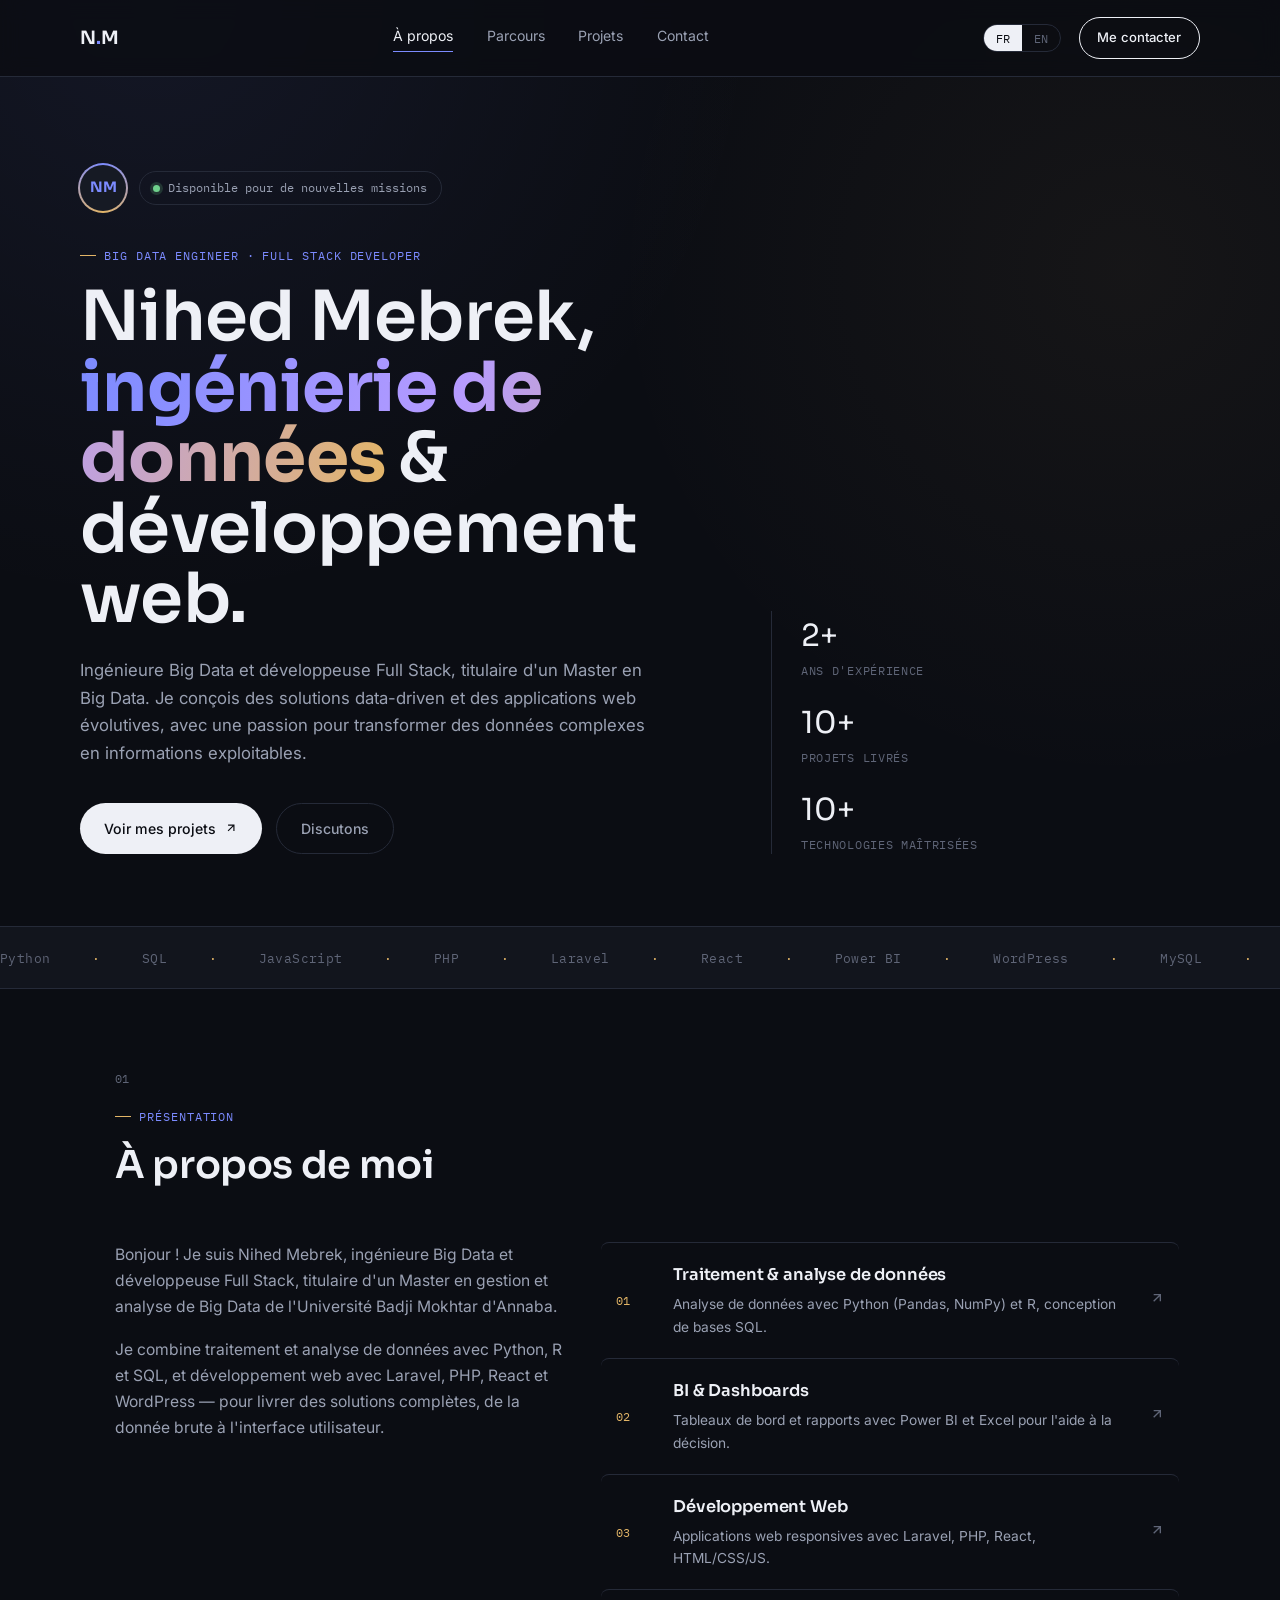
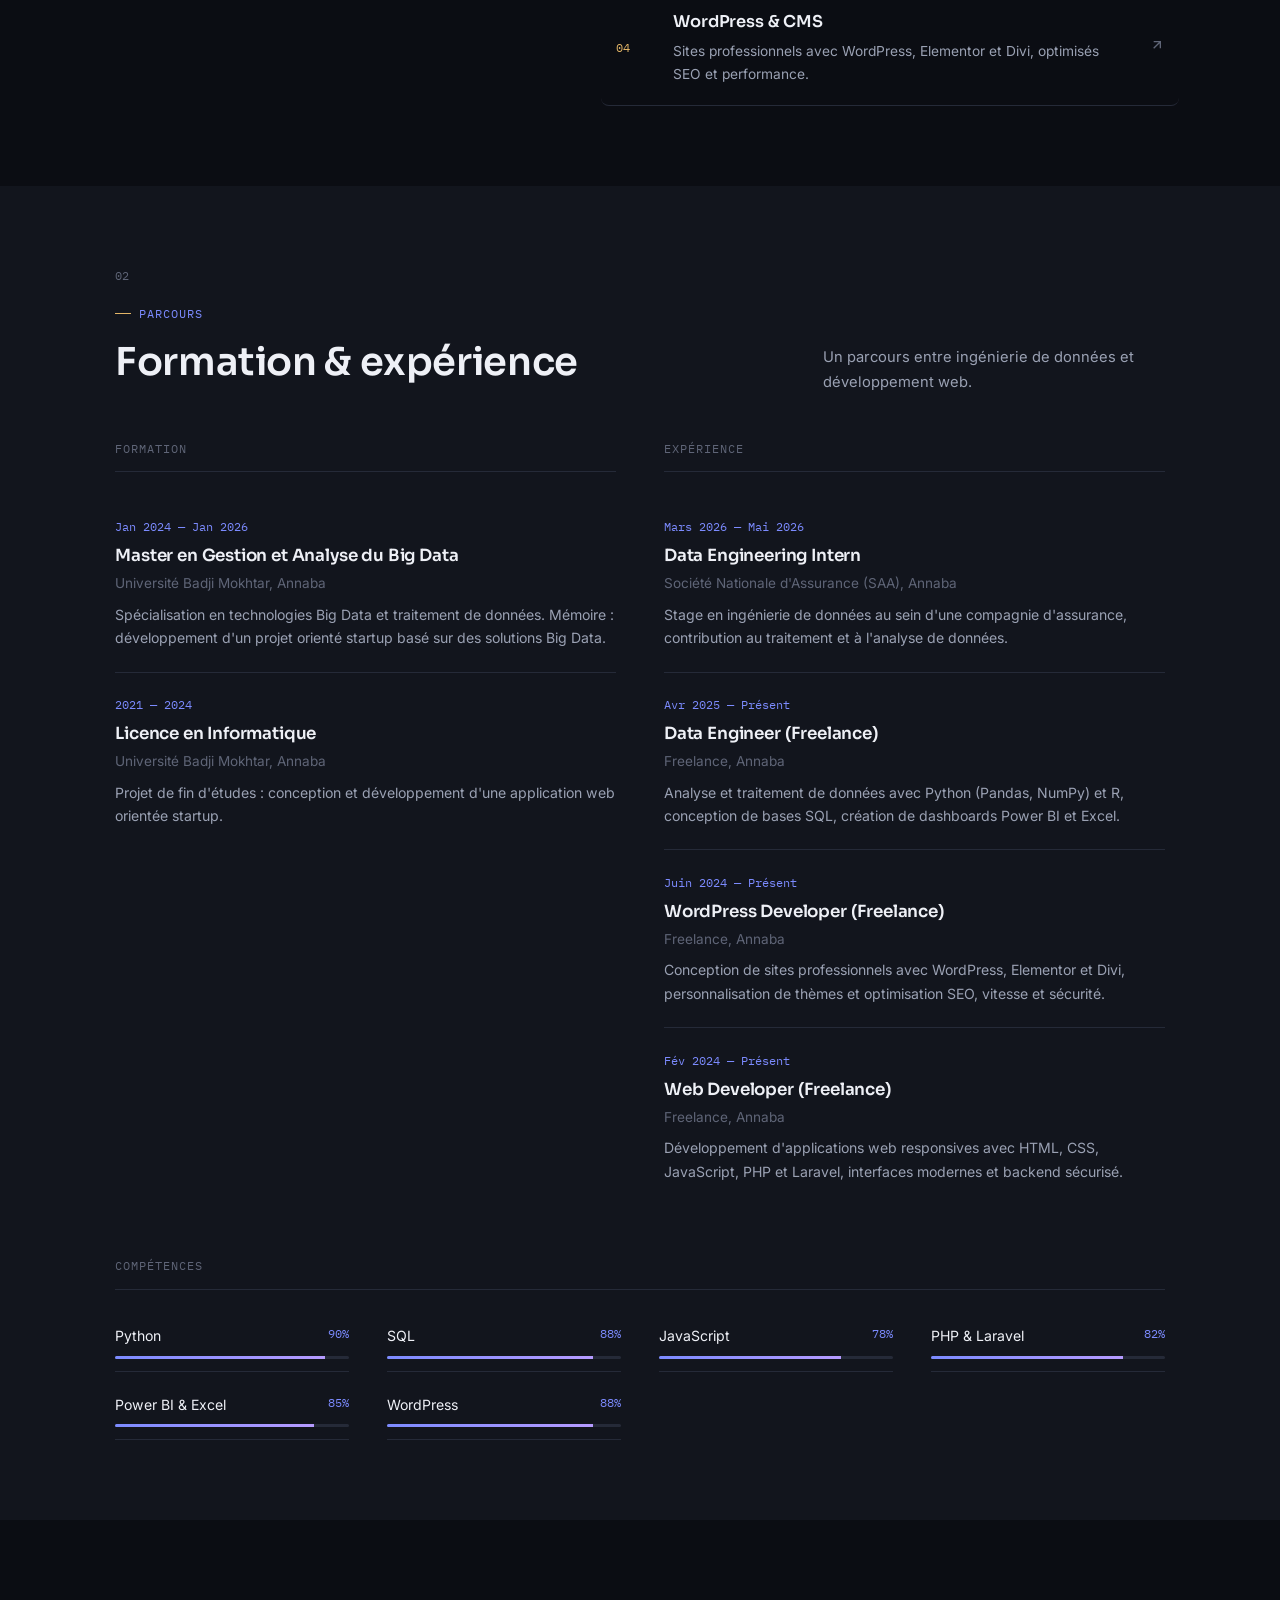
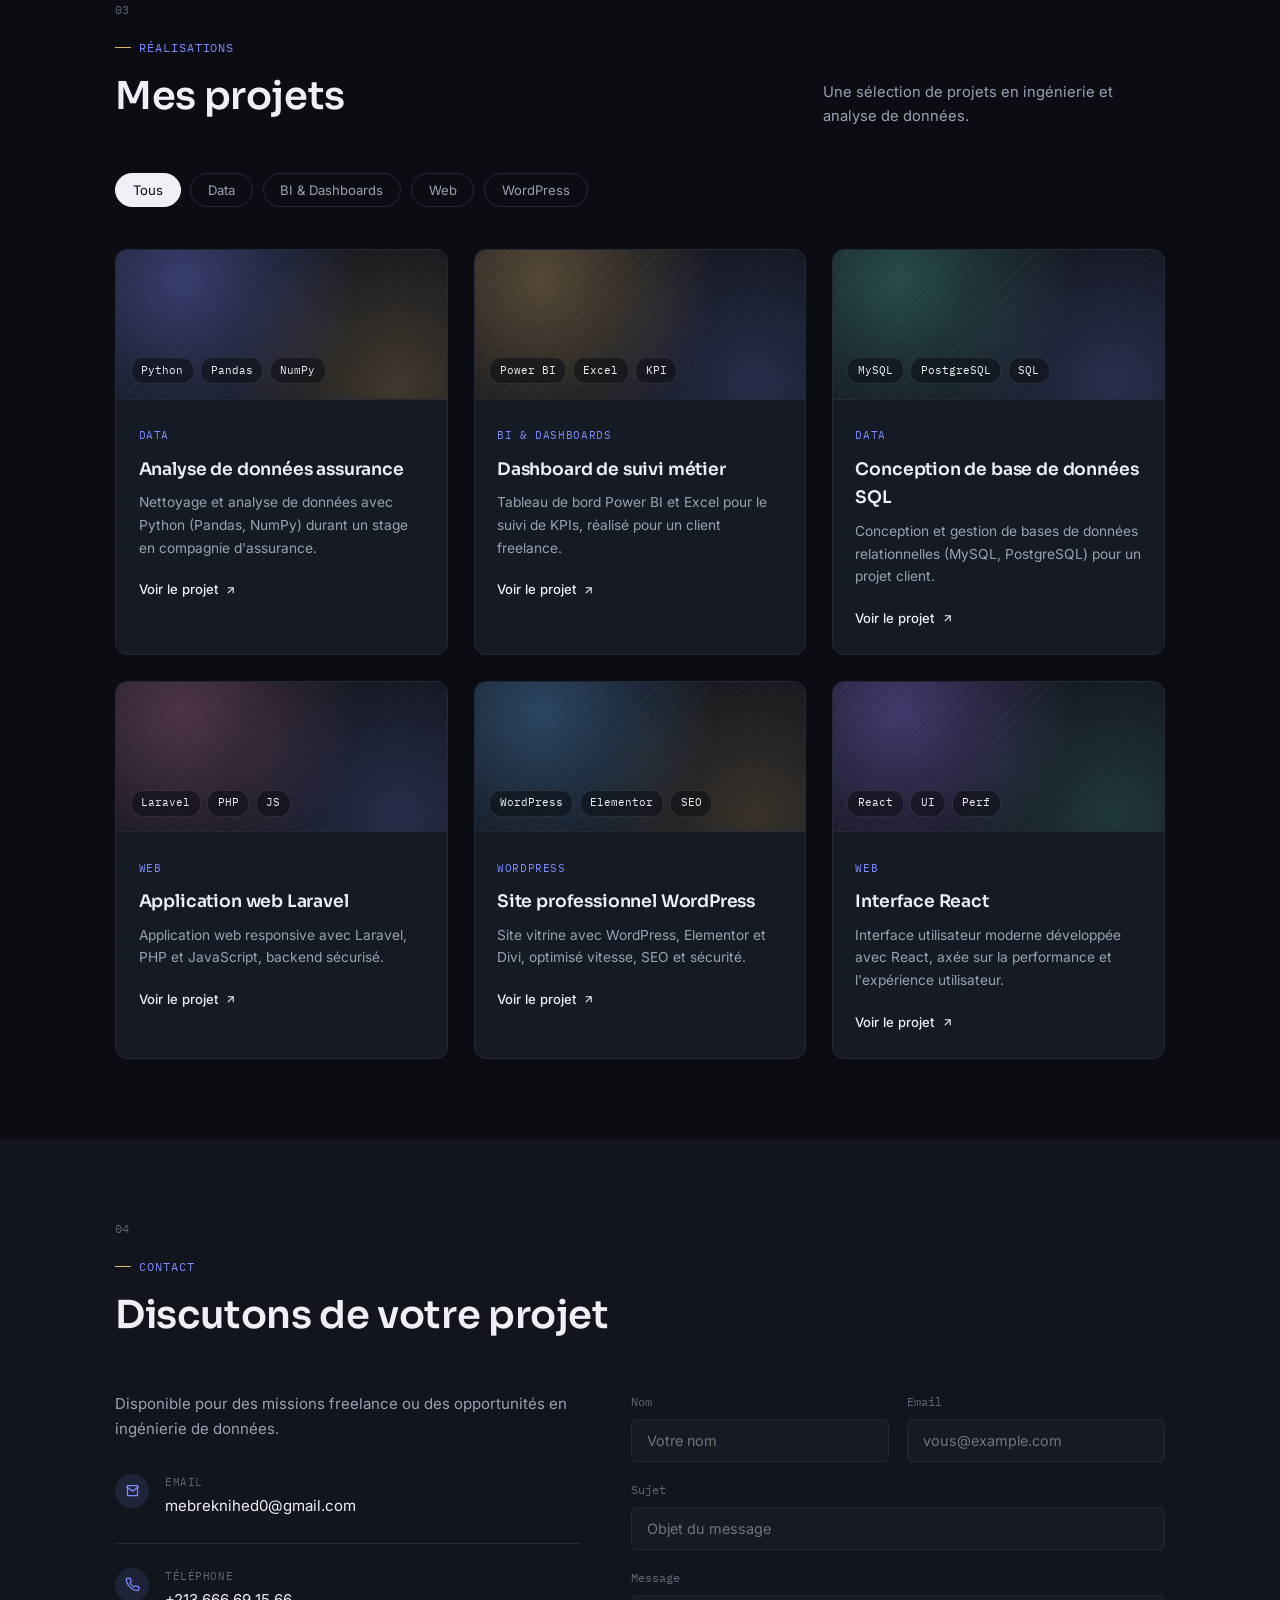
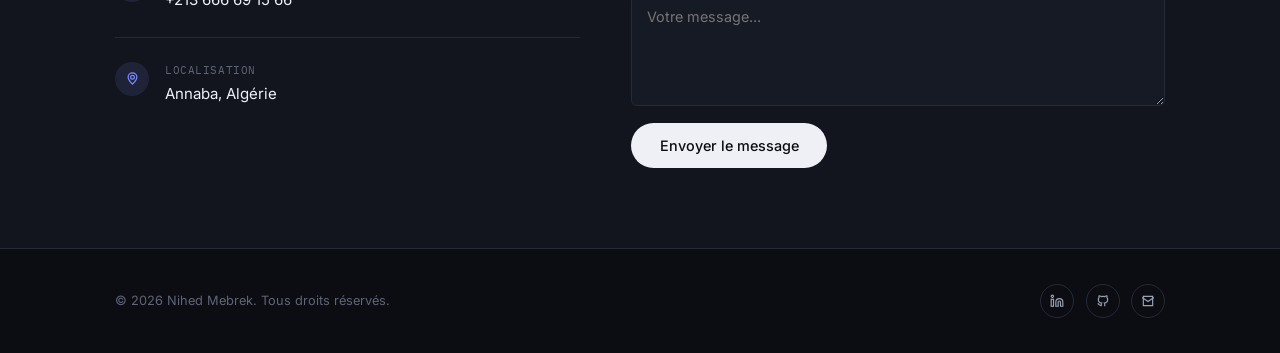
<file: portfolio/autres-versions/portfolio-dark-modern.html>
<!DOCTYPE html>
<html lang="fr">
<head>
<meta charset="UTF-8">
<meta name="viewport" content="width=device-width, initial-scale=1.0">
<title>Nihed Mebrek — Big Data Engineer & Full Stack Developer</title>
<link rel="preconnect" href="https://fonts.googleapis.com">
<link rel="preconnect" href="https://fonts.gstatic.com" crossorigin>
<link href="https://fonts.googleapis.com/css2?family=Sora:wght@400;500;600;700;800&family=Inter:wght@400;500;600&family=IBM+Plex+Mono:wght@400;500&display=swap" rel="stylesheet">
<style>
  :root{
    --bg:#0b0d13;
    --bg-alt:#12151d;
    --panel:#161a24;
    --ink:#eef0f6;
    --ink-soft:#9aa1b3;
    --ink-faint:#5f6577;
    --line:#252a38;
    --accent:#7c8bff;
    --accent-soft:rgba(124,139,255,0.12);
    --gold:#e3b567;
    --font-display:'Sora', sans-serif;
    --font-body:'Inter', sans-serif;
    --font-mono:'IBM Plex Mono', monospace;
    --maxw:1120px;
  }
  *{margin:0;padding:0;box-sizing:border-box;}
  html{scroll-behavior:smooth;}
  body{
    background:var(--bg);
    color:var(--ink);
    font-family:var(--font-body);
    line-height:1.65;
    background-image:
      radial-gradient(circle at 12% 0%, rgba(124,139,255,0.08), transparent 42%),
      radial-gradient(circle at 88% 30%, rgba(227,181,103,0.05), transparent 40%);
    background-attachment:fixed;
  }
  a{color:inherit;text-decoration:none;}
  ul{list-style:none;}
  button{font-family:inherit;cursor:pointer;background:none;border:none;}
  input,textarea{font-family:inherit;}
  img{max-width:100%;display:block;}
  :focus-visible{outline:2px solid var(--accent);outline-offset:3px;}
  ::selection{background:var(--accent);color:var(--bg);}

  .progress-bar{
    position:fixed;top:0;left:0;height:2px;width:0%;
    background:linear-gradient(90deg,var(--accent),var(--gold));
    z-index:200;
  }

  .wrap{max-width:var(--maxw);margin:0 auto;padding:0 2.2rem;}

  .reveal{opacity:0;transform:translateY(18px);transition:opacity .7s ease,transform .7s ease;}
  .reveal.visible{opacity:1;transform:translateY(0);}
  .section-index{font-family:var(--font-mono);font-size:0.72rem;color:var(--ink-faint);display:block;margin-bottom:0.6rem;}

  h1,h2,h3,h4{font-family:var(--font-display);font-weight:600;letter-spacing:-0.01em;color:var(--ink);}

  .eyebrow{
    font-family:var(--font-mono);
    font-size:0.72rem;
    letter-spacing:0.08em;
    text-transform:uppercase;
    color:var(--accent);
    display:inline-flex;
    align-items:center;
    gap:0.5rem;
  }
  .eyebrow::before{content:'';width:16px;height:1px;background:var(--gold);}

  /* ===== Top nav ===== */
  .topnav{
    position:sticky; top:0; z-index:50;
    background:rgba(11,13,19,0.82);
    backdrop-filter:blur(10px);
    border-bottom:1px solid var(--line);
  }
  .topnav-inner{
    max-width:var(--maxw);margin:0 auto;padding:0 2.2rem;
    height:76px;
    display:flex;align-items:center;justify-content:space-between;
  }
  .brand{font-family:var(--font-display);font-size:1.15rem;font-weight:650;}
  .brand span{color:var(--accent);}
  .nav-links{display:flex;gap:2.1rem;}
  .nav-links a{
    font-size:0.88rem;color:var(--ink-soft);
    position:relative;
    padding-bottom:4px;
  }
  .nav-links a::after{
    content:'';position:absolute;left:0;bottom:0;width:0;height:1px;
    background:var(--accent);transition:width .25s ease;
  }
  .nav-links a:hover::after,.nav-links a.active::after{width:100%;}
  .nav-links a.active{color:var(--ink);}
  .nav-right{display:flex;align-items:center;gap:1.1rem;}
  .lang-toggle{display:flex;border:1px solid var(--line);border-radius:20px;overflow:hidden;}
  .lang-toggle button{padding:0.35rem 0.75rem;font-family:var(--font-mono);font-size:0.72rem;color:var(--ink-faint);}
  .lang-toggle button.active{background:var(--ink);color:var(--bg);}
  .nav-cta{
    font-size:0.82rem;font-weight:500;
    padding:0.55rem 1.1rem;
    border:1px solid var(--ink);border-radius:24px;
    transition:background .2s ease,color .2s ease;
  }
  .nav-cta:hover{background:var(--ink);color:var(--bg);}
  .burger{display:none;width:22px;height:16px;position:relative;z-index:60;}
  .burger span{position:absolute;left:0;width:100%;height:2px;background:var(--ink);transition:transform .25s ease,opacity .25s ease;}
  .burger span:nth-child(1){top:0;} .burger span:nth-child(2){top:7px;} .burger span:nth-child(3){top:14px;}
  .burger.open span:nth-child(1){transform:translateY(7px) rotate(45deg);}
  .burger.open span:nth-child(2){opacity:0;}
  .burger.open span:nth-child(3){transform:translateY(-7px) rotate(-45deg);}
  .mobile-menu{
    display:none;position:fixed;inset:0;top:76px;z-index:49;
    background:rgba(11,13,19,0.98);padding:2rem 2.2rem;flex-direction:column;
    opacity:0;transform:translateY(-8px);pointer-events:none;
    transition:opacity .2s ease,transform .2s ease;
  }
  .mobile-menu.open{opacity:1;transform:translateY(0);pointer-events:auto;}
  .mobile-menu a{font-family:var(--font-display);font-size:1.4rem;font-weight:600;color:var(--ink-soft);padding:0.8rem 0;border-bottom:1px solid var(--line);}
  .mobile-menu a.active{color:var(--accent);}

  /* ===== Hero ===== */
  .hero{padding:5.5rem 0 4.5rem;}
  .hero-badge{display:flex;align-items:center;gap:0.8rem;margin-bottom:1.6rem;flex-wrap:wrap;}
  .avatar-ring{
    width:46px;height:46px;border-radius:50%;position:relative;isolation:isolate;
    background:var(--panel);display:flex;align-items:center;justify-content:center;
    font-family:var(--font-display);font-weight:700;font-size:0.9rem;color:var(--accent);
  }
  .avatar-ring::before{
    content:'';position:absolute;inset:-2px;border-radius:50%;z-index:-2;
    background:conic-gradient(from 0deg,var(--accent),var(--gold),var(--accent));
    animation:spin 6s linear infinite;
  }
  .avatar-ring::after{content:'';position:absolute;inset:0;border-radius:50%;background:var(--panel);z-index:-1;}
  @keyframes spin{to{transform:rotate(360deg);}}
  .status-pill{
    display:inline-flex;align-items:center;gap:0.5rem;font-family:var(--font-mono);font-size:0.74rem;
    color:var(--ink-soft);padding:0.4rem 0.85rem;border:1px solid var(--line);border-radius:20px;
  }
  .status-pill .dot{width:7px;height:7px;border-radius:50%;background:#6fd08c;box-shadow:0 0 0 3px rgba(111,208,140,0.18);animation:pulse 2s ease infinite;}
  @keyframes pulse{0%,100%{opacity:1;}50%{opacity:0.4;}}
  .hero-grid{display:grid;grid-template-columns:1.5fr 1fr;gap:3rem;align-items:end;}
  .hero-name{
    font-size:clamp(2.6rem, 5.4vw, 4.4rem);
    line-height:1.02;
    margin:1.1rem 0 1.4rem;
  }
  .hero-name em{
    font-style:normal;font-weight:700;
    background:linear-gradient(100deg,var(--accent),#b69bff 50%,var(--gold));
    -webkit-background-clip:text;background-clip:text;color:transparent;
  }
  .hero-desc{color:var(--ink-soft);font-size:1.05rem;max-width:52ch;}
  .hero-side{
    border-left:1px solid var(--line);
    padding-left:1.8rem;
    display:flex;flex-direction:column;gap:1.1rem;
  }
  .hero-stat .num{font-family:var(--font-display);font-size:1.9rem;color:var(--ink);}
  .hero-stat .lbl{font-family:var(--font-mono);font-size:0.72rem;text-transform:uppercase;letter-spacing:0.06em;color:var(--ink-faint);}
  .hero-actions{margin-top:2.2rem;display:flex;gap:0.9rem;flex-wrap:wrap;}
  .btn-primary{
    background:var(--ink);color:var(--bg);
    padding:0.8rem 1.5rem;border-radius:28px;
    font-size:0.88rem;font-weight:500;
    display:inline-flex;align-items:center;gap:0.5rem;
    transition:background .2s ease;
  }
  .btn-primary:hover{background:var(--accent);box-shadow:0 12px 28px -10px rgba(124,139,255,0.55);}
  .btn-primary svg{width:14px;height:14px;}
  .btn-ghost{
    padding:0.8rem 1.5rem;border-radius:28px;border:1px solid var(--line);
    font-size:0.88rem;font-weight:500;color:var(--ink-soft);
    transition:border-color .2s ease,color .2s ease;
  }
  .btn-ghost:hover{border-color:var(--accent);color:var(--accent);}

  .marquee{
    border-top:1px solid var(--line);border-bottom:1px solid var(--line);
    padding:1.1rem 0; overflow:hidden;white-space:nowrap;
    background:var(--bg-alt);
  }
  .marquee-track{display:inline-flex;gap:2.6rem;animation:scroll 26s linear infinite;}
  .marquee-track span{
    font-family:var(--font-mono);font-size:0.8rem;color:var(--ink-faint);
    letter-spacing:0.03em;display:inline-flex;align-items:center;gap:2.6rem;
  }
  .marquee-track span::after{content:'·';color:var(--gold);}
  @keyframes scroll{from{transform:translateX(0);}to{transform:translateX(-50%);}}

  /* ===== Section shell ===== */
  section{padding:5rem 0;}
  section.alt{background:var(--bg-alt);}
  .section-top{display:flex;justify-content:space-between;align-items:flex-end;margin-bottom:2.8rem;gap:2rem;flex-wrap:wrap;}
  .section-top h2{font-size:clamp(1.8rem,3vw,2.4rem);margin-top:0.5rem;}
  .section-top p{color:var(--ink-soft);max-width:38ch;font-size:0.92rem;}

  /* ===== About ===== */
  .about-grid{display:grid;grid-template-columns:0.9fr 1.1fr;gap:3.2rem;}
  .about-text p{color:var(--ink-soft);margin-bottom:1.1rem;font-size:0.98rem;}
  .about-text strong{color:var(--ink);font-weight:600;}
  .capabilities{display:flex;flex-direction:column;}
  .cap-row{
    display:grid;grid-template-columns:2.4rem 1fr auto;gap:1.2rem;align-items:center;
    padding:1.2rem 0.9rem;margin:0 -0.9rem;border-top:1px solid var(--line);border-radius:8px;
    transition:background .2s ease;
  }
  .cap-row:hover{background:var(--accent-soft);}
  .cap-row:last-child{border-bottom:1px solid var(--line);}
  .cap-idx{font-family:var(--font-mono);font-size:0.78rem;color:var(--gold);}
  .cap-body h4{font-size:1.02rem;font-weight:600;margin-bottom:0.25rem;}
  .cap-body p{font-size:0.86rem;color:var(--ink-soft);}
  .cap-arrow{color:var(--ink-faint);transition:transform .2s ease,color .2s ease;}
  .cap-row:hover .cap-arrow{transform:translateX(4px);color:var(--accent);}
  .cap-arrow svg{width:16px;height:16px;}

  /* ===== Resume / timeline ===== */
  .resume-grid{display:grid;grid-template-columns:1fr 1fr;gap:3rem;}
  .track-title{font-family:var(--font-mono);font-size:0.75rem;text-transform:uppercase;letter-spacing:0.08em;color:var(--ink-faint);margin-bottom:1.4rem;padding-bottom:0.8rem;border-bottom:1px solid var(--line);}
  .tl-item{padding:1.4rem 0;border-bottom:1px solid var(--line);}
  .tl-item:last-child{border-bottom:none;}
  .tl-period{font-family:var(--font-mono);font-size:0.74rem;color:var(--accent);}
  .tl-item h4{font-size:1.05rem;margin:0.35rem 0 0.15rem;}
  .tl-org{font-size:0.85rem;color:var(--ink-faint);margin-bottom:0.5rem;}
  .tl-item p{font-size:0.88rem;color:var(--ink-soft);}

  .skills-wrap{margin-top:3.2rem;}
  .skills-grid{display:grid;grid-template-columns:repeat(auto-fit,minmax(230px,1fr));gap:0.6rem 2.4rem;}
  .skill-row{padding:0.75rem 0;border-bottom:1px solid var(--line);}
  .skill-top{display:flex;justify-content:space-between;font-size:0.88rem;margin-bottom:0.5rem;}
  .skill-top .val{font-family:var(--font-mono);font-size:0.74rem;color:var(--accent);}
  .skill-bar{height:3px;background:var(--line);border-radius:2px;overflow:hidden;}
  .skill-bar span{
    display:block;height:100%;background:linear-gradient(90deg,var(--accent),#b69bff);
    transform:scaleX(0);transform-origin:left;transition:transform 1.1s cubic-bezier(.2,.7,.2,1) .2s;
  }
  .reveal.visible .skill-bar span{transform:scaleX(1);}

  /* ===== Portfolio ===== */
  .filters{display:flex;flex-wrap:wrap;gap:0.6rem;}
  .filters button{
    padding:0.5rem 1.05rem;border-radius:20px;border:1px solid var(--line);
    font-size:0.82rem;color:var(--ink-soft);transition:all .2s ease;
  }
  .filters button:hover{border-color:var(--accent);color:var(--accent);}
  .filters button.active{background:var(--ink);border-color:var(--ink);color:var(--bg);}

  .projects-grid{display:grid;grid-template-columns:repeat(auto-fit,minmax(300px,1fr));gap:1.6rem;margin-top:2.6rem;}
  .project-card{
    background:var(--panel);border:1px solid var(--line);border-radius:4px;
    overflow:hidden;transition:box-shadow .25s ease,transform .25s ease;
  }
  .project-card:hover{transform:translateY(-4px);box-shadow:0 22px 40px -18px rgba(0,0,0,0.55),0 0 0 1px rgba(124,139,255,0.25);}
  .project-thumb{
    height:150px;
    background:
      radial-gradient(circle at 20% 20%, var(--g1, rgba(124,139,255,0.35)), transparent 60%),
      radial-gradient(circle at 85% 90%, var(--g2, rgba(227,181,103,0.22)), transparent 55%),
      repeating-linear-gradient(135deg, rgba(255,255,255,0.03) 0 1px, transparent 1px 12px),
      var(--bg-alt);
    border-bottom:1px solid var(--line);
    display:flex;align-items:flex-end;justify-content:flex-start;flex-wrap:wrap;gap:0.4rem;padding:0.9rem;
  }
  .project-thumb span{
    font-family:var(--font-mono);font-size:0.68rem;color:var(--ink);
    padding:0.22rem 0.6rem;border-radius:12px;
    background:rgba(11,13,19,0.55);border:1px solid rgba(255,255,255,0.1);
  }
  .project-card:nth-child(2) .project-thumb{--g1:rgba(227,181,103,0.32);--g2:rgba(124,139,255,0.2);}
  .project-card:nth-child(3) .project-thumb{--g1:rgba(94,214,190,0.28);--g2:rgba(124,139,255,0.22);}
  .project-card:nth-child(4) .project-thumb{--g1:rgba(214,124,170,0.3);--g2:rgba(124,139,255,0.2);}
  .project-card:nth-child(5) .project-thumb{--g1:rgba(94,170,240,0.32);--g2:rgba(227,181,103,0.18);}
  .project-card:nth-child(6) .project-thumb{--g1:rgba(160,124,255,0.34);--g2:rgba(94,214,190,0.18);}
  .project-card{position:relative;border-radius:12px;}
  .project-card::before{
    content:'';position:absolute;inset:0;pointer-events:none;z-index:1;
    background:radial-gradient(260px circle at var(--mx,50%) var(--my,0%), rgba(124,139,255,0.14), transparent 60%);
    opacity:0;transition:opacity .25s ease;
  }
  .project-card:hover::before{opacity:1;}
  .project-body{padding:1.3rem 1.4rem 1.5rem;}
  .project-tag{font-family:var(--font-mono);font-size:0.66rem;text-transform:uppercase;color:var(--accent);letter-spacing:0.06em;}
  .project-body h4{font-size:1.08rem;margin:0.5rem 0 0.5rem;}
  .project-body p{font-size:0.86rem;color:var(--ink-soft);margin-bottom:1rem;}
  .project-link{font-size:0.82rem;color:var(--ink);display:inline-flex;align-items:center;gap:0.4rem;font-weight:500;}
  .project-link svg{width:13px;height:13px;transition:transform .2s ease;}
  .project-link:hover svg{transform:translate(2px,-2px);}

  /* ===== Contact ===== */
  .contact-grid{display:grid;grid-template-columns:1fr 1.15fr;gap:3.2rem;}
  .contact-list{display:flex;flex-direction:column;gap:1.5rem;margin-top:2rem;}
  .contact-row{display:flex;gap:1rem;align-items:flex-start;padding-bottom:1.5rem;border-bottom:1px solid var(--line);}
  .contact-row:last-child{border-bottom:none;}
  .contact-row .ic{width:34px;height:34px;border-radius:50%;background:var(--accent-soft);color:var(--accent);display:flex;align-items:center;justify-content:center;flex-shrink:0;}
  .contact-row .ic svg{width:15px;height:15px;}
  .contact-lbl{font-family:var(--font-mono);font-size:0.68rem;text-transform:uppercase;letter-spacing:0.05em;color:var(--ink-faint);}
  .contact-val{font-size:0.94rem;margin-top:0.15rem;}
  form.contact-form{display:flex;flex-direction:column;gap:1.1rem;}
  .form-row{display:flex;gap:1.1rem;}
  .field{flex:1;display:flex;flex-direction:column;gap:0.45rem;}
  .field label{font-size:0.76rem;color:var(--ink-faint);font-family:var(--font-mono);}
  .field input,.field textarea{
    background:var(--panel);border:1px solid var(--line);border-radius:6px;
    padding:0.75rem 0.95rem;font-size:0.9rem;color:var(--ink);resize:vertical;
  }
  .field input:focus,.field textarea:focus{border-color:var(--accent);outline:none;}
  .send-btn{
    align-self:flex-start;padding:0.85rem 1.8rem;border-radius:28px;
    background:var(--ink);color:var(--bg);font-size:0.9rem;font-weight:500;
    transition:background .2s ease;
  }
  .send-btn:hover{background:var(--accent);box-shadow:0 12px 28px -10px rgba(124,139,255,0.5);}
  .form-note{font-size:0.78rem;color:var(--ink-faint);display:none;}
  .form-note.show{display:block;color:var(--accent);}

  footer{border-top:1px solid var(--line);padding:2.2rem 0;}
  .footer-inner{display:flex;justify-content:space-between;align-items:center;flex-wrap:wrap;gap:1rem;}
  .footer-inner p{font-size:0.8rem;color:var(--ink-faint);}
  .socials{display:flex;gap:0.7rem;}
  .socials a{
    width:34px;height:34px;border-radius:50%;border:1px solid var(--line);
    display:flex;align-items:center;justify-content:center;color:var(--ink-soft);
    transition:all .2s ease;
  }
  .socials a:hover{border-color:var(--accent);color:var(--accent);}
  .socials svg{width:14px;height:14px;}

  @media (max-width:900px){
    .hero-grid,.about-grid,.resume-grid,.contact-grid{grid-template-columns:1fr;}
    .hero-side{border-left:none;padding-left:0;border-top:1px solid var(--line);padding-top:1.4rem;flex-direction:row;flex-wrap:wrap;gap:2rem;}
    .nav-links{display:none;}
    .burger{display:block;}
    .mobile-menu{display:flex;}
    .nav-cta{display:none;}
    .form-row{flex-direction:column;}
  }
  @media (prefers-reduced-motion:reduce){
    .reveal{opacity:1;transform:none;transition:none;}
    .skill-bar span{transform:none;transition:none;}
    .marquee-track,.avatar-ring::before,.status-pill .dot{animation:none;}
  }
</style>
</head>
<body>
<div class="progress-bar" id="progressBar"></div>

<nav class="topnav">
  <div class="topnav-inner wrap" style="padding:0;">
    <div class="brand">N<span>.</span>M</div>
    <div class="nav-links">
      <a href="#about" class="active" data-i18n="navAbout">À propos</a>
      <a href="#resume" data-i18n="navResume">Parcours</a>
      <a href="#work" data-i18n="navWork">Projets</a>
      <a href="#contact" data-i18n="navContact">Contact</a>
    </div>
    <div class="nav-right">
      <div class="lang-toggle">
        <button id="langFR" class="active">FR</button>
        <button id="langEN">EN</button>
      </div>
      <a href="#contact" class="nav-cta" data-i18n="navCta">Me contacter</a>
      <button class="burger" id="burger" aria-label="Menu" aria-expanded="false"><span></span><span></span><span></span></button>
    </div>
  </div>
  <div class="mobile-menu" id="mobileMenu">
    <a href="#about" data-i18n="navAbout">À propos</a>
    <a href="#resume" data-i18n="navResume">Parcours</a>
    <a href="#work" data-i18n="navWork">Projets</a>
    <a href="#contact" data-i18n="navContact">Contact</a>
  </div>
</nav>

<header class="hero wrap">
  <div class="hero-badge">
    <div class="avatar-ring">NM</div>
    <span class="status-pill"><span class="dot"></span><span data-i18n="statusPill">Disponible pour de nouvelles missions</span></span>
  </div>
  <span class="eyebrow" data-i18n="heroEyebrow">Big Data Engineer · Full Stack Developer</span>
  <div class="hero-grid">
    <div>
      <h1 class="hero-name" data-i18n-html="heroName">Nihed Mebrek, <em>ingénierie de données</em> &amp; développement web.</h1>
      <p class="hero-desc" data-i18n="heroDesc">Ingénieure Big Data et développeuse Full Stack, titulaire d'un Master en Big Data. Je conçois des solutions data-driven et des applications web évolutives, avec une passion pour transformer des données complexes en informations exploitables.</p>
      <div class="hero-actions">
        <a href="#work" class="btn-primary" data-i18n="heroCta1">Voir mes projets
          <svg viewBox="0 0 24 24" fill="none" stroke="currentColor" stroke-width="2"><path d="M7 17L17 7M7 7h10v10"/></svg>
        </a>
        <a href="#contact" class="btn-ghost" data-i18n="heroCta2">Discutons</a>
      </div>
    </div>
    <div class="hero-side">
      <div class="hero-stat"><div class="num">2+</div><div class="lbl" data-i18n="stat1">Ans d'expérience</div></div>
      <div class="hero-stat"><div class="num">10+</div><div class="lbl" data-i18n="stat2">Projets livrés</div></div>
      <div class="hero-stat"><div class="num">10+</div><div class="lbl" data-i18n="stat3">Technologies maîtrisées</div></div>
    </div>
  </div>
</header>

<div class="marquee">
  <div class="marquee-track">
    <span>Python</span><span>SQL</span><span>JavaScript</span><span>PHP</span><span>Laravel</span><span>React</span><span>Power BI</span><span>WordPress</span><span>MySQL</span><span>PostgreSQL</span><span>Git</span>
    <span>Python</span><span>SQL</span><span>JavaScript</span><span>PHP</span><span>Laravel</span><span>React</span><span>Power BI</span><span>WordPress</span><span>MySQL</span><span>PostgreSQL</span><span>Git</span>
  </div>
</div>

<section id="about">
  <div class="wrap">
    <div class="section-top reveal">
      <div><span class="section-index">01</span><span class="eyebrow" data-i18n="aboutEyebrow">Présentation</span><h2 data-i18n="aboutTitle">À propos de moi</h2></div>
    </div>
    <div class="about-grid reveal">
      <div class="about-text">
        <p data-i18n="aboutP1">Bonjour ! Je suis Nihed Mebrek, ingénieure Big Data et développeuse Full Stack, titulaire d'un Master en gestion et analyse de Big Data de l'Université Badji Mokhtar d'Annaba.</p>
        <p data-i18n="aboutP2">Je combine traitement et analyse de données avec Python, R et SQL, et développement web avec Laravel, PHP, React et WordPress — pour livrer des solutions complètes, de la donnée brute à l'interface utilisateur.</p>
      </div>
      <div class="capabilities">
        <div class="cap-row">
          <span class="cap-idx">01</span>
          <div class="cap-body"><h4 data-i18n="cap1Title">Traitement & analyse de données</h4><p data-i18n="cap1Text">Analyse de données avec Python (Pandas, NumPy) et R, conception de bases SQL.</p></div>
          <span class="cap-arrow"><svg viewBox="0 0 24 24" fill="none" stroke="currentColor" stroke-width="2"><path d="M7 17L17 7M7 7h10v10"/></svg></span>
        </div>
        <div class="cap-row">
          <span class="cap-idx">02</span>
          <div class="cap-body"><h4 data-i18n="cap2Title">BI & Dashboards</h4><p data-i18n="cap2Text">Tableaux de bord et rapports avec Power BI et Excel pour l'aide à la décision.</p></div>
          <span class="cap-arrow"><svg viewBox="0 0 24 24" fill="none" stroke="currentColor" stroke-width="2"><path d="M7 17L17 7M7 7h10v10"/></svg></span>
        </div>
        <div class="cap-row">
          <span class="cap-idx">03</span>
          <div class="cap-body"><h4 data-i18n="cap3Title">Développement Web</h4><p data-i18n="cap3Text">Applications web responsives avec Laravel, PHP, React, HTML/CSS/JS.</p></div>
          <span class="cap-arrow"><svg viewBox="0 0 24 24" fill="none" stroke="currentColor" stroke-width="2"><path d="M7 17L17 7M7 7h10v10"/></svg></span>
        </div>
        <div class="cap-row">
          <span class="cap-idx">04</span>
          <div class="cap-body"><h4 data-i18n="cap4Title">WordPress & CMS</h4><p data-i18n="cap4Text">Sites professionnels avec WordPress, Elementor et Divi, optimisés SEO et performance.</p></div>
          <span class="cap-arrow"><svg viewBox="0 0 24 24" fill="none" stroke="currentColor" stroke-width="2"><path d="M7 17L17 7M7 7h10v10"/></svg></span>
        </div>
      </div>
    </div>
  </div>
</section>

<section id="resume" class="alt">
  <div class="wrap">
    <div class="section-top reveal">
      <div><span class="section-index">02</span><span class="eyebrow" data-i18n="resumeEyebrow">Parcours</span><h2 data-i18n="resumeTitle">Formation & expérience</h2></div>
      <p data-i18n="resumeDesc">Un parcours entre ingénierie de données et développement web.</p>
    </div>
    <div class="resume-grid reveal">
      <div>
        <div class="track-title" data-i18n="educationTitle">Formation</div>
        <div class="tl-item">
          <div class="tl-period">Jan 2024 — Jan 2026</div>
          <h4 data-i18n="edu1Title">Master en Gestion et Analyse du Big Data</h4>
          <div class="tl-org" data-i18n="edu1Org">Université Badji Mokhtar, Annaba</div>
          <p data-i18n="edu1Text">Spécialisation en technologies Big Data et traitement de données. Mémoire : développement d'un projet orienté startup basé sur des solutions Big Data.</p>
        </div>
        <div class="tl-item">
          <div class="tl-period">2021 — 2024</div>
          <h4 data-i18n="edu2Title">Licence en Informatique</h4>
          <div class="tl-org" data-i18n="edu2Org">Université Badji Mokhtar, Annaba</div>
          <p data-i18n="edu2Text">Projet de fin d'études : conception et développement d'une application web orientée startup.</p>
        </div>
      </div>
      <div>
        <div class="track-title" data-i18n="experienceTitle">Expérience</div>
        <div class="tl-item">
          <div class="tl-period" data-i18n="exp0Period">Mars 2026 — Mai 2026</div>
          <h4 data-i18n="exp0Title">Data Engineering Intern</h4>
          <div class="tl-org" data-i18n="exp0Org">Société Nationale d'Assurance (SAA), Annaba</div>
          <p data-i18n="exp0Text">Stage en ingénierie de données au sein d'une compagnie d'assurance, contribution au traitement et à l'analyse de données.</p>
        </div>
        <div class="tl-item">
          <div class="tl-period" data-i18n="exp1Period">Avr 2025 — Présent</div>
          <h4 data-i18n="exp1Title">Data Engineer (Freelance)</h4>
          <div class="tl-org" data-i18n="exp1Org">Freelance, Annaba</div>
          <p data-i18n="exp1Text">Analyse et traitement de données avec Python (Pandas, NumPy) et R, conception de bases SQL, création de dashboards Power BI et Excel.</p>
        </div>
        <div class="tl-item">
          <div class="tl-period" data-i18n="exp2Period">Juin 2024 — Présent</div>
          <h4 data-i18n="exp2Title">WordPress Developer (Freelance)</h4>
          <div class="tl-org" data-i18n="exp2Org">Freelance, Annaba</div>
          <p data-i18n="exp2Text">Conception de sites professionnels avec WordPress, Elementor et Divi, personnalisation de thèmes et optimisation SEO, vitesse et sécurité.</p>
        </div>
        <div class="tl-item">
          <div class="tl-period" data-i18n="exp3Period">Fév 2024 — Présent</div>
          <h4 data-i18n="exp3Title">Web Developer (Freelance)</h4>
          <div class="tl-org" data-i18n="exp3Org">Freelance, Annaba</div>
          <p data-i18n="exp3Text">Développement d'applications web responsives avec HTML, CSS, JavaScript, PHP et Laravel, interfaces modernes et backend sécurisé.</p>
        </div>
      </div>
    </div>

    <div class="skills-wrap reveal">
      <div class="track-title" data-i18n="skillsTitle">Compétences</div>
      <div class="skills-grid">
        <div class="skill-row"><div class="skill-top"><span>Python</span><span class="val">90%</span></div><div class="skill-bar"><span style="width:90%"></span></div></div>
        <div class="skill-row"><div class="skill-top"><span>SQL</span><span class="val">88%</span></div><div class="skill-bar"><span style="width:88%"></span></div></div>
        <div class="skill-row"><div class="skill-top"><span>JavaScript</span><span class="val">78%</span></div><div class="skill-bar"><span style="width:78%"></span></div></div>
        <div class="skill-row"><div class="skill-top"><span>PHP & Laravel</span><span class="val">82%</span></div><div class="skill-bar"><span style="width:82%"></span></div></div>
        <div class="skill-row"><div class="skill-top"><span>Power BI & Excel</span><span class="val">85%</span></div><div class="skill-bar"><span style="width:85%"></span></div></div>
        <div class="skill-row"><div class="skill-top"><span>WordPress</span><span class="val">88%</span></div><div class="skill-bar"><span style="width:88%"></span></div></div>
      </div>
    </div>
  </div>
</section>

<section id="work">
  <div class="wrap">
    <div class="section-top reveal">
      <div><span class="section-index">03</span><span class="eyebrow" data-i18n="workEyebrow">Réalisations</span><h2 data-i18n="workTitle">Mes projets</h2></div>
      <p data-i18n="workDesc">Une sélection de projets en ingénierie et analyse de données.</p>
    </div>
    <div class="filters" id="filters">
      <button class="active" data-filter="all" data-i18n="filterAll">Tous</button>
      <button data-filter="data" data-i18n="filterData">Data</button>
      <button data-filter="bi" data-i18n="filterBi">BI & Dashboards</button>
      <button data-filter="web" data-i18n="filterWeb">Web</button>
      <button data-filter="wordpress" data-i18n="filterWordpress">WordPress</button>
    </div>
    <div class="projects-grid" id="projectsGrid">
      <article class="project-card" data-category="data">
        <div class="project-thumb"><span>Python</span><span>Pandas</span><span>NumPy</span></div>
        <div class="project-body">
          <span class="project-tag" data-i18n="p1Tag">Data</span>
          <h4 data-i18n="p1Title">Analyse de données assurance</h4>
          <p data-i18n="p1Text">Nettoyage et analyse de données avec Python (Pandas, NumPy) durant un stage en compagnie d'assurance.</p>
          <a class="project-link" href="#" data-i18n="viewProject">Voir le projet <svg viewBox="0 0 24 24" fill="none" stroke="currentColor" stroke-width="2"><path d="M7 17L17 7M7 7h10v10"/></svg></a>
        </div>
      </article>
      <article class="project-card" data-category="bi">
        <div class="project-thumb"><span>Power BI</span><span>Excel</span><span>KPI</span></div>
        <div class="project-body">
          <span class="project-tag" data-i18n="p2Tag">BI & Dashboards</span>
          <h4 data-i18n="p2Title">Dashboard de suivi métier</h4>
          <p data-i18n="p2Text">Tableau de bord Power BI et Excel pour le suivi de KPIs, réalisé pour un client freelance.</p>
          <a class="project-link" href="#" data-i18n="viewProject">Voir le projet <svg viewBox="0 0 24 24" fill="none" stroke="currentColor" stroke-width="2"><path d="M7 17L17 7M7 7h10v10"/></svg></a>
        </div>
      </article>
      <article class="project-card" data-category="data">
        <div class="project-thumb"><span>MySQL</span><span>PostgreSQL</span><span>SQL</span></div>
        <div class="project-body">
          <span class="project-tag" data-i18n="p3Tag">Data</span>
          <h4 data-i18n="p3Title">Conception de base de données SQL</h4>
          <p data-i18n="p3Text">Conception et gestion de bases de données relationnelles (MySQL, PostgreSQL) pour un projet client.</p>
          <a class="project-link" href="#" data-i18n="viewProject">Voir le projet <svg viewBox="0 0 24 24" fill="none" stroke="currentColor" stroke-width="2"><path d="M7 17L17 7M7 7h10v10"/></svg></a>
        </div>
      </article>
      <article class="project-card" data-category="web">
        <div class="project-thumb"><span>Laravel</span><span>PHP</span><span>JS</span></div>
        <div class="project-body">
          <span class="project-tag" data-i18n="p4Tag">Web</span>
          <h4 data-i18n="p4Title">Application web Laravel</h4>
          <p data-i18n="p4Text">Application web responsive avec Laravel, PHP et JavaScript, backend sécurisé.</p>
          <a class="project-link" href="#" data-i18n="viewProject">Voir le projet <svg viewBox="0 0 24 24" fill="none" stroke="currentColor" stroke-width="2"><path d="M7 17L17 7M7 7h10v10"/></svg></a>
        </div>
      </article>
      <article class="project-card" data-category="wordpress">
        <div class="project-thumb"><span>WordPress</span><span>Elementor</span><span>SEO</span></div>
        <div class="project-body">
          <span class="project-tag" data-i18n="p5Tag">WordPress</span>
          <h4 data-i18n="p5Title">Site professionnel WordPress</h4>
          <p data-i18n="p5Text">Site vitrine avec WordPress, Elementor et Divi, optimisé vitesse, SEO et sécurité.</p>
          <a class="project-link" href="#" data-i18n="viewProject">Voir le projet <svg viewBox="0 0 24 24" fill="none" stroke="currentColor" stroke-width="2"><path d="M7 17L17 7M7 7h10v10"/></svg></a>
        </div>
      </article>
      <article class="project-card" data-category="web">
        <div class="project-thumb"><span>React</span><span>UI</span><span>Perf</span></div>
        <div class="project-body">
          <span class="project-tag" data-i18n="p6Tag">Web</span>
          <h4 data-i18n="p6Title">Interface React</h4>
          <p data-i18n="p6Text">Interface utilisateur moderne développée avec React, axée sur la performance et l'expérience utilisateur.</p>
          <a class="project-link" href="#" data-i18n="viewProject">Voir le projet <svg viewBox="0 0 24 24" fill="none" stroke="currentColor" stroke-width="2"><path d="M7 17L17 7M7 7h10v10"/></svg></a>
        </div>
      </article>
    </div>
  </div>
</section>

<section id="contact" class="alt">
  <div class="wrap">
    <div class="section-top reveal">
      <div><span class="section-index">04</span><span class="eyebrow" data-i18n="contactEyebrow">Contact</span><h2 data-i18n="contactTitle">Discutons de votre projet</h2></div>
    </div>
    <div class="contact-grid reveal">
      <div>
        <p style="color:var(--ink-soft);font-size:0.94rem;" data-i18n="contactNote">Disponible pour des missions freelance ou des opportunités en ingénierie de données.</p>
        <div class="contact-list">
          <div class="contact-row">
            <span class="ic"><svg viewBox="0 0 24 24" fill="none" stroke="currentColor" stroke-width="2"><path d="M4 4h16v16H4z"/><path d="M22 6l-10 7L2 6"/></svg></span>
            <div><div class="contact-lbl" data-i18n="labelEmail">Email</div><div class="contact-val">mebreknihed0@gmail.com</div></div>
          </div>
          <div class="contact-row">
            <span class="ic"><svg viewBox="0 0 24 24" fill="none" stroke="currentColor" stroke-width="2"><path d="M22 16.92v3a2 2 0 0 1-2.18 2 19.79 19.79 0 0 1-8.63-3.07 19.5 19.5 0 0 1-6-6 19.79 19.79 0 0 1-3.07-8.67A2 2 0 0 1 4.11 2h3a2 2 0 0 1 2 1.72c.13.96.36 1.9.67 2.81a2 2 0 0 1-.45 2.11L8.09 9.91a16 16 0 0 0 6 6l1.27-1.27a2 2 0 0 1 2.11-.45c.9.31 1.85.54 2.81.67A2 2 0 0 1 22 16.92z"/></svg></span>
            <div><div class="contact-lbl" data-i18n="labelPhone">Téléphone</div><div class="contact-val">+213 666 69 15 66</div></div>
          </div>
          <div class="contact-row">
            <span class="ic"><svg viewBox="0 0 24 24" fill="none" stroke="currentColor" stroke-width="2"><circle cx="12" cy="10" r="3"/><path d="M12 21s7-6.5 7-11a7 7 0 1 0-14 0c0 4.5 7 11 7 11z"/></svg></span>
            <div><div class="contact-lbl" data-i18n="labelLocation">Localisation</div><div class="contact-val" data-i18n="locationValue">Annaba, Algérie</div></div>
          </div>
        </div>
      </div>
      <form class="contact-form" id="contactForm">
        <div class="form-row">
          <div class="field"><label data-i18n="labelName">Nom</label><input type="text" required data-i18n-placeholder="phName" placeholder="Votre nom"></div>
          <div class="field"><label data-i18n="labelEmailForm">Email</label><input type="email" required data-i18n-placeholder="phEmail" placeholder="vous@example.com"></div>
        </div>
        <div class="field"><label data-i18n="labelSubject">Sujet</label><input type="text" data-i18n-placeholder="phSubject" placeholder="Objet du message"></div>
        <div class="field"><label data-i18n="labelMessage">Message</label><textarea rows="5" required data-i18n-placeholder="phMessage" placeholder="Votre message..."></textarea></div>
        <button type="submit" class="send-btn" data-i18n="sendMessage">Envoyer le message</button>
        <p class="form-note" id="formNote" data-i18n="formNoteText">Message envoyé — merci, je reviens vers vous rapidement !</p>
      </form>
    </div>
  </div>
</section>

<footer>
  <div class="wrap footer-inner">
    <p data-i18n="footerText">© 2026 Nihed Mebrek. Tous droits réservés.</p>
    <div class="socials">
      <a href="#" aria-label="LinkedIn"><svg viewBox="0 0 24 24" fill="none" stroke="currentColor" stroke-width="2"><path d="M16 8a6 6 0 0 1 6 6v7h-4v-7a2 2 0 0 0-2-2 2 2 0 0 0-2 2v7h-4v-7a6 6 0 0 1 6-6z"/><rect x="2" y="9" width="4" height="12"/><circle cx="4" cy="4" r="2"/></svg></a>
      <a href="#" aria-label="GitHub"><svg viewBox="0 0 24 24" fill="none" stroke="currentColor" stroke-width="2"><path d="M9 19c-4.3 1.4-4.3-2.5-6-3m12 5v-3.5c0-1 .1-1.4-.5-2 2.8-.3 5.5-1.4 5.5-6a4.6 4.6 0 0 0-1.3-3.2 4.2 4.2 0 0 0-.1-3.2s-1.1-.3-3.5 1.3a12.3 12.3 0 0 0-6.2 0C6.5 2.8 5.4 3.1 5.4 3.1a4.2 4.2 0 0 0-.1 3.2A4.6 4.6 0 0 0 4 9.5c0 4.6 2.7 5.7 5.5 6-.6.6-.6 1.2-.5 2V21"/></svg></a>
      <a href="#" aria-label="Email"><svg viewBox="0 0 24 24" fill="none" stroke="currentColor" stroke-width="2"><path d="M4 4h16v16H4z"/><path d="M22 6l-10 7L2 6"/></svg></a>
    </div>
  </div>
</footer>

<script>
const dict = {
  fr:{
    statusPill:"Disponible pour de nouvelles missions",
    navAbout:"À propos", navResume:"Parcours", navWork:"Projets", navContact:"Contact", navCta:"Me contacter",
    heroEyebrow:"Big Data Engineer · Full Stack Developer",
    heroDesc:"Ingénieure Big Data et développeuse Full Stack, titulaire d'un Master en Big Data. Je conçois des solutions data-driven et des applications web évolutives, avec une passion pour transformer des données complexes en informations exploitables.",
    heroCta1:"Voir mes projets", heroCta2:"Discutons",
    stat1:"Ans d'expérience", stat2:"Projets livrés", stat3:"Technologies maîtrisées",
    aboutEyebrow:"Présentation", aboutTitle:"À propos de moi",
    aboutP1:"Bonjour ! Je suis Nihed Mebrek, ingénieure Big Data et développeuse Full Stack, titulaire d'un Master en gestion et analyse de Big Data de l'Université Badji Mokhtar d'Annaba.",
    aboutP2:"Je combine traitement et analyse de données avec Python, R et SQL, et développement web avec Laravel, PHP, React et WordPress — pour livrer des solutions complètes, de la donnée brute à l'interface utilisateur.",
    cap1Title:"Traitement & analyse de données", cap1Text:"Analyse de données avec Python (Pandas, NumPy) et R, conception de bases SQL.",
    cap2Title:"BI & Dashboards", cap2Text:"Tableaux de bord et rapports avec Power BI et Excel pour l'aide à la décision.",
    cap3Title:"Développement Web", cap3Text:"Applications web responsives avec Laravel, PHP, React, HTML/CSS/JS.",
    cap4Title:"WordPress & CMS", cap4Text:"Sites professionnels avec WordPress, Elementor et Divi, optimisés SEO et performance.",
    resumeEyebrow:"Parcours", resumeTitle:"Formation & expérience", resumeDesc:"Un parcours entre ingénierie de données et développement web.",
    educationTitle:"Formation", experienceTitle:"Expérience",
    edu1Title:"Master en Gestion et Analyse du Big Data", edu1Org:"Université Badji Mokhtar, Annaba", edu1Text:"Spécialisation en technologies Big Data et traitement de données. Mémoire : développement d'un projet orienté startup basé sur des solutions Big Data.",
    edu2Title:"Licence en Informatique", edu2Org:"Université Badji Mokhtar, Annaba", edu2Text:"Projet de fin d'études : conception et développement d'une application web orientée startup.",
    exp0Period:"Mars 2026 — Mai 2026", exp0Title:"Data Engineering Intern", exp0Org:"Société Nationale d'Assurance (SAA), Annaba", exp0Text:"Stage en ingénierie de données au sein d'une compagnie d'assurance, contribution au traitement et à l'analyse de données.",
    exp1Period:"Avr 2025 — Présent", exp1Title:"Data Engineer (Freelance)", exp1Org:"Freelance, Annaba", exp1Text:"Analyse et traitement de données avec Python (Pandas, NumPy) et R, conception de bases SQL, création de dashboards Power BI et Excel.",
    exp2Period:"Juin 2024 — Présent", exp2Title:"WordPress Developer (Freelance)", exp2Org:"Freelance, Annaba", exp2Text:"Conception de sites professionnels avec WordPress, Elementor et Divi, personnalisation de thèmes et optimisation SEO, vitesse et sécurité.",
    exp3Period:"Fév 2024 — Présent", exp3Title:"Web Developer (Freelance)", exp3Org:"Freelance, Annaba", exp3Text:"Développement d'applications web responsives avec HTML, CSS, JavaScript, PHP et Laravel, interfaces modernes et backend sécurisé.",
    skillsTitle:"Compétences",
    workEyebrow:"Réalisations", workTitle:"Mes projets", workDesc:"Une sélection de projets en data et développement web.",
    filterAll:"Tous", filterData:"Data", filterBi:"BI & Dashboards", filterWeb:"Web", filterWordpress:"WordPress",
    p1Tag:"Data", p1Title:"Analyse de données assurance", p1Text:"Nettoyage et analyse de données avec Python (Pandas, NumPy) durant un stage en compagnie d'assurance.",
    p2Tag:"BI & Dashboards", p2Title:"Dashboard de suivi métier", p2Text:"Tableau de bord Power BI et Excel pour le suivi de KPIs, réalisé pour un client freelance.",
    p3Tag:"Data", p3Title:"Conception de base de données SQL", p3Text:"Conception et gestion de bases de données relationnelles (MySQL, PostgreSQL) pour un projet client.",
    p4Tag:"Web", p4Title:"Application web Laravel", p4Text:"Application web responsive avec Laravel, PHP et JavaScript, backend sécurisé.",
    p5Tag:"WordPress", p5Title:"Site professionnel WordPress", p5Text:"Site vitrine avec WordPress, Elementor et Divi, optimisé vitesse, SEO et sécurité.",
    p6Tag:"Web", p6Title:"Interface React", p6Text:"Interface utilisateur moderne développée avec React, axée sur la performance et l'expérience utilisateur.",
    viewProject:"Voir le projet",
    contactEyebrow:"Contact", contactTitle:"Discutons de votre projet",
    contactNote:"Disponible pour des missions freelance ou des opportunités en data engineering et développement web.",
    labelEmail:"Email", labelPhone:"Téléphone", labelLocation:"Localisation", locationValue:"Annaba, Algérie",
    labelName:"Nom", labelEmailForm:"Email", labelSubject:"Sujet", labelMessage:"Message",
    phName:"Votre nom", phEmail:"vous@example.com", phSubject:"Objet du message", phMessage:"Votre message...",
    sendMessage:"Envoyer le message", formNoteText:"Message envoyé — merci, je reviens vers vous rapidement !",
    footerText:"© 2026 Nihed Mebrek. Tous droits réservés."
  },
  en:{
    statusPill:"Available for new projects",
    navAbout:"About", navResume:"Resume", navWork:"Work", navContact:"Contact", navCta:"Get in touch",
    heroEyebrow:"Big Data Engineer · Full Stack Developer",
    heroDesc:"Big Data Engineer and Full Stack Developer with a Master's degree in Big Data. I build data-driven solutions and scalable web applications, passionate about transforming complex data into actionable insights.",
    heroCta1:"View my work", heroCta2:"Let's talk",
    stat1:"Years of experience", stat2:"Projects delivered", stat3:"Technologies mastered",
    aboutEyebrow:"Introduction", aboutTitle:"About me",
    aboutP1:"Hi there! I'm Nihed Mebrek, a Big Data Engineer and Full Stack Developer with a Master's degree in Big Data Management and Analysis from Badji Mokhtar Annaba University.",
    aboutP2:"I combine data processing and analysis with Python, R and SQL, with web development using Laravel, PHP, React and WordPress — delivering complete solutions, from raw data to user interface.",
    cap1Title:"Data processing & analysis", cap1Text:"Data analysis with Python (Pandas, NumPy) and R, SQL database design.",
    cap2Title:"BI & Dashboards", cap2Text:"Dashboards and reports with Power BI and Excel for decision-making.",
    cap3Title:"Web Development", cap3Text:"Responsive web applications with Laravel, PHP, React, HTML/CSS/JS.",
    cap4Title:"WordPress & CMS", cap4Text:"Professional websites with WordPress, Elementor and Divi, optimized for SEO and performance.",
    resumeEyebrow:"Resume", resumeTitle:"Education & experience", resumeDesc:"A path between data engineering and web development.",
    educationTitle:"Education", experienceTitle:"Experience",
    edu1Title:"Master's in Big Data Management and Analysis", edu1Org:"Badji Mokhtar Annaba University", edu1Text:"Specialization in Big Data technologies and data processing. Thesis: development of a startup-oriented project based on Big Data solutions.",
    edu2Title:"Bachelor's in Computer Science", edu2Org:"Badji Mokhtar Annaba University", edu2Text:"Final Year Project: design and development of a startup-oriented web application.",
    exp0Period:"Mar 2026 — May 2026", exp0Title:"Data Engineering Intern", exp0Org:"Société Nationale d'Assurance (SAA), Annaba", exp0Text:"Data engineering internship within an insurance company, contributing to data processing and analysis.",
    exp1Period:"Apr 2025 — Present", exp1Title:"Data Engineer (Freelance)", exp1Org:"Freelance, Annaba", exp1Text:"Analyzing and processing data using Python (Pandas, NumPy) and R, designing SQL databases, building dashboards with Power BI and Excel.",
    exp2Period:"Jun 2024 — Present", exp2Title:"WordPress Developer (Freelance)", exp2Org:"Freelance, Annaba", exp2Text:"Designing professional websites with WordPress, Elementor and Divi, customizing themes and optimizing for SEO, speed and security.",
    exp3Period:"Feb 2024 — Present", exp3Title:"Web Developer (Freelance)", exp3Org:"Freelance, Annaba", exp3Text:"Developing responsive web applications with HTML, CSS, JavaScript and Laravel, modern UIs with a secure backend.",
    skillsTitle:"Skills",
    workEyebrow:"Work", workTitle:"My projects", workDesc:"A selection of data and web development projects.",
    filterAll:"All", filterData:"Data", filterBi:"BI & Dashboards", filterWeb:"Web", filterWordpress:"WordPress",
    p1Tag:"Data", p1Title:"Insurance data analysis", p1Text:"Cleaning and analyzing data with Python (Pandas, NumPy) during an internship at an insurance company.",
    p2Tag:"BI & Dashboards", p2Title:"Business tracking dashboard", p2Text:"Power BI and Excel dashboard for KPI tracking, built for a freelance client.",
    p3Tag:"Data", p3Title:"SQL database design", p3Text:"Designing and managing relational databases (MySQL, PostgreSQL) for a client project.",
    p4Tag:"Web", p4Title:"Laravel web application", p4Text:"Responsive web application built with Laravel, PHP and JavaScript, secure backend.",
    p5Tag:"WordPress", p5Title:"WordPress business site", p5Text:"Showcase website with WordPress, Elementor and Divi, optimized for speed, SEO and security.",
    p6Tag:"Web", p6Title:"React interface", p6Text:"Modern user interface built with React, focused on performance and user experience.",
    viewProject:"View project",
    contactEyebrow:"Contact", contactTitle:"Let's talk about your project",
    contactNote:"Available for freelance work or opportunities in data engineering and web development.",
    labelEmail:"Email", labelPhone:"Phone", labelLocation:"Location", locationValue:"Annaba, Algeria",
    labelName:"Name", labelEmailForm:"Email", labelSubject:"Subject", labelMessage:"Message",
    phName:"Your name", phEmail:"you@example.com", phSubject:"Subject", phMessage:"Your message...",
    sendMessage:"Send message", formNoteText:"Message sent — thanks, I'll get back to you soon!",
    footerText:"© 2026 Nihed Mebrek. All rights reserved."
  }
};

const heroHTML = {
  fr:'Nihed Mebrek, <em>ingénierie de données</em> &amp; développement web.',
  en:'Nihed Mebrek, <em>data engineering</em> &amp; web development.'
};

function applyLang(lang){
  document.documentElement.lang = lang;
  const d = dict[lang];
  document.querySelectorAll('[data-i18n]').forEach(el=>{
    const key = el.getAttribute('data-i18n');
    if(d[key] !== undefined) el.textContent = d[key];
  });
  document.querySelectorAll('[data-i18n-placeholder]').forEach(el=>{
    const key = el.getAttribute('data-i18n-placeholder');
    if(d[key] !== undefined) el.setAttribute('placeholder', d[key]);
  });
  document.querySelector('[data-i18n-html="heroName"]').innerHTML = heroHTML[lang];
  document.getElementById('langFR').classList.toggle('active', lang==='fr');
  document.getElementById('langEN').classList.toggle('active', lang==='en');
}
document.getElementById('langFR').addEventListener('click', ()=>applyLang('fr'));
document.getElementById('langEN').addEventListener('click', ()=>applyLang('en'));

// active nav link + progress bar
const allLinks = document.querySelectorAll('.nav-links a, .mobile-menu a');
const navLinks = document.querySelectorAll('.nav-links a');
const sections = [...navLinks].map(l=>document.querySelector(l.getAttribute('href')));
const progress = document.getElementById('progressBar');
function onScroll(){
  let idx = 0;
  sections.forEach((s,i)=>{ if(s && window.scrollY >= s.offsetTop - 120) idx = i; });
  const target = navLinks[idx].getAttribute('href');
  allLinks.forEach(l=>l.classList.toggle('active', l.getAttribute('href')===target));
  const h = document.documentElement.scrollHeight - window.innerHeight;
  progress.style.width = (h>0 ? (window.scrollY/h)*100 : 0) + '%';
}
window.addEventListener('scroll', onScroll, {passive:true});

// mobile menu
const burger = document.getElementById('burger');
const mobileMenu = document.getElementById('mobileMenu');
function setMenu(open){
  burger.classList.toggle('open', open);
  mobileMenu.classList.toggle('open', open);
  burger.setAttribute('aria-expanded', open);
}
burger.addEventListener('click', ()=>setMenu(!mobileMenu.classList.contains('open')));
mobileMenu.querySelectorAll('a').forEach(a=>a.addEventListener('click', ()=>setMenu(false)));

// scroll reveal
const io = new IntersectionObserver((entries)=>{
  entries.forEach(e=>{ if(e.isIntersecting){ e.target.classList.add('visible'); io.unobserve(e.target); } });
}, {threshold:0.08});
document.querySelectorAll('.reveal').forEach(el=>io.observe(el));

// spotlight on project cards
document.querySelectorAll('.project-card').forEach(card=>{
  card.addEventListener('mousemove', e=>{
    const r = card.getBoundingClientRect();
    card.style.setProperty('--mx', (e.clientX - r.left) + 'px');
    card.style.setProperty('--my', (e.clientY - r.top) + 'px');
  });
});

// filters
document.getElementById('filters').addEventListener('click', (e)=>{
  const btn = e.target.closest('button');
  if(!btn) return;
  document.querySelectorAll('#filters button').forEach(b=>b.classList.remove('active'));
  btn.classList.add('active');
  const filter = btn.dataset.filter;
  document.querySelectorAll('.project-card').forEach(card=>{
    card.style.display = (filter==='all' || card.dataset.category===filter) ? '' : 'none';
  });
});

// contact form
document.getElementById('contactForm').addEventListener('submit', (e)=>{
  e.preventDefault();
  document.getElementById('formNote').classList.add('show');
  e.target.reset();
});
</script>
</body>
</html>
</file>
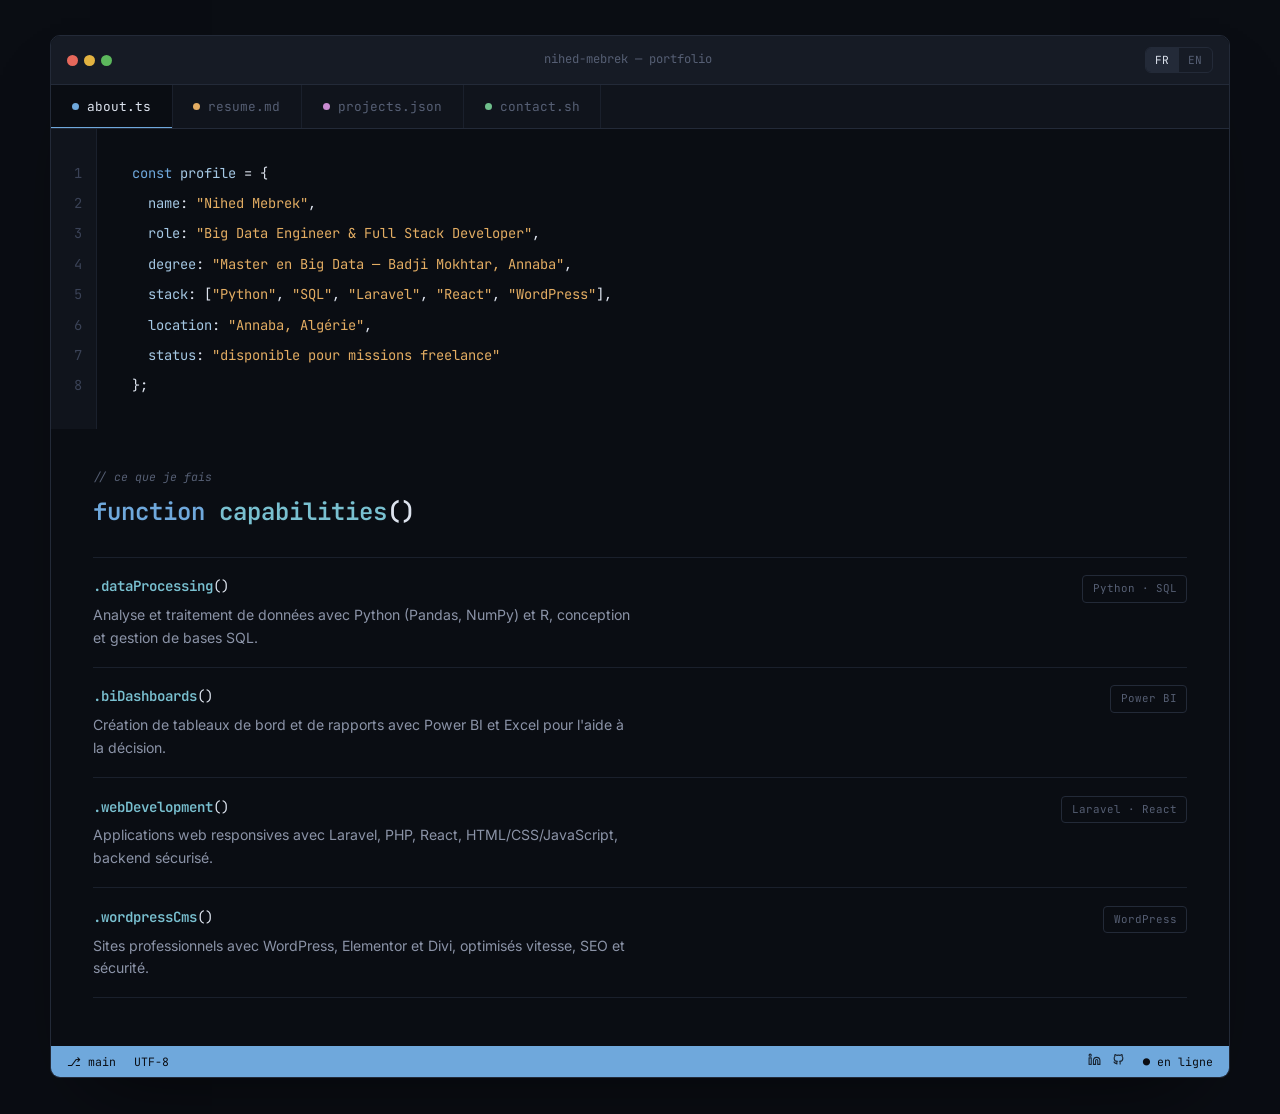
<file: portfolio/autres-versions/portfolio-dev.html>
<!DOCTYPE html>
<html lang="fr">
<head>
<meta charset="UTF-8">
<meta name="viewport" content="width=device-width, initial-scale=1.0">
<title>Nihed Mebrek — Big Data Engineer & Full Stack Developer</title>
<link rel="preconnect" href="https://fonts.googleapis.com">
<link rel="preconnect" href="https://fonts.gstatic.com" crossorigin>
<link href="https://fonts.googleapis.com/css2?family=JetBrains+Mono:ital,wght@0,400;0,500;0,600;0,700;1,400&family=Inter:wght@400;500;600&display=swap" rel="stylesheet">
<style>
  :root{
    --bg:#0a0d13;
    --panel:#10141c;
    --elevated:#161b25;
    --border:#232a38;
    --border-soft:#1a202c;
    --text:#dde3ee;
    --text-dim:#8b93a7;
    --text-faint:#565f74;
    --kw:#6fa8dc;      /* keyword blue */
    --str:#e3ad63;     /* string amber */
    --type:#c98bd1;    /* type/purple */
    --tag:#d17b88;     /* rose tag */
    --ok:#6fbf8b;       /* success green, muted */
    --font-mono:'JetBrains Mono', monospace;
    --font-body:'Inter', sans-serif;
    --gutter-w:46px;
  }
  *{margin:0;padding:0;box-sizing:border-box;}
  html{scroll-behavior:smooth;}
  body{
    background:var(--bg);
    color:var(--text);
    font-family:var(--font-body);
    line-height:1.6;
    min-height:100vh;
    -webkit-font-smoothing:antialiased;
  }
  a{color:inherit;text-decoration:none;}
  ul{list-style:none;}
  button{font-family:inherit;cursor:pointer;background:none;border:none;color:inherit;}
  input,textarea{font-family:inherit;}
  :focus-visible{outline:2px solid var(--kw);outline-offset:2px;}

  .editor{
    max-width:1180px;
    margin:2.2rem auto;
    border:1px solid var(--border);
    border-radius:10px;
    overflow:hidden;
    box-shadow:0 40px 80px -40px rgba(0,0,0,0.6);
  }

  /* ===== Title bar ===== */
  .titlebar{
    background:var(--elevated);
    border-bottom:1px solid var(--border);
    padding:0.7rem 1rem;
    display:flex;align-items:center;gap:0.9rem;
  }
  .dots{display:flex;gap:6px;}
  .dots span{width:11px;height:11px;border-radius:50%;}
  .dots span:nth-child(1){background:#e6685b;}
  .dots span:nth-child(2){background:#e3b341;}
  .dots span:nth-child(3){background:#5cb85c;}
  .titlebar-name{
    font-family:var(--font-mono);
    font-size:0.76rem;
    color:var(--text-faint);
    flex:1;
    text-align:center;
  }
  .lang-toggle{display:flex;border:1px solid var(--border);border-radius:6px;overflow:hidden;}
  .lang-toggle button{
    padding:0.3rem 0.6rem;font-family:var(--font-mono);font-size:0.7rem;color:var(--text-faint);
  }
  .lang-toggle button.active{background:var(--border);color:var(--text);}

  /* ===== Tab bar (nav) ===== */
  .tabbar{
    display:flex;
    background:var(--panel);
    border-bottom:1px solid var(--border);
    overflow-x:auto;
  }
  .tabbar button{
    font-family:var(--font-mono);
    font-size:0.8rem;
    color:var(--text-faint);
    padding:0.8rem 1.3rem;
    display:flex;align-items:center;gap:0.5rem;
    border-right:1px solid var(--border-soft);
    white-space:nowrap;
    position:relative;
  }
  .tabbar button .dot{width:7px;height:7px;border-radius:50%;flex-shrink:0;}
  .tabbar button.active{
    color:var(--text);
    background:var(--bg);
  }
  .tabbar button.active::after{
    content:'';position:absolute;left:0;right:0;bottom:-1px;height:2px;background:var(--kw);
  }
  .tabbar button:hover{color:var(--text);}

  /* ===== Body / editor content ===== */
  .editor-body{background:var(--bg);}
  .pane{display:none;}
  .pane.active{display:block;animation:fadein .35s ease;}
  @keyframes fadein{from{opacity:0;}to{opacity:1;}}

  .code-block{
    display:flex;
    font-family:var(--font-mono);
    font-size:0.86rem;
  }
  .gutter{
    width:var(--gutter-w);
    flex-shrink:0;
    padding:1.8rem 0;
    text-align:right;
    color:#3a4256;
    background:var(--panel);
    border-right:1px solid var(--border-soft);
    user-select:none;
  }
  .gutter div{padding:0 0.9rem;line-height:1.9rem;}
  .code-content{padding:1.8rem 2.2rem;flex:1;min-width:0;}
  .code-content .ln{line-height:1.9rem;white-space:pre-wrap;}
  .cm{color:var(--text-faint);font-style:italic;}
  .kw{color:var(--kw);}
  .str{color:var(--str);}
  .typ{color:var(--type);}
  .fn{color:#79c0d0;}
  .prop{color:#a5c8e4;}

  .prose-section{padding:2.4rem 2.6rem 3rem;}
  .prose-section .eyebrow{
    font-family:var(--font-mono);font-size:0.72rem;color:var(--text-faint);
    display:block;margin-bottom:0.4rem;
  }
  .prose-section .eyebrow .cm{color:var(--text-faint);}
  .prose-section h2{
    font-family:var(--font-mono);font-size:1.5rem;color:var(--text);font-weight:600;
    margin-bottom:1.6rem;
  }
  .prose-section h2 .kw{font-weight:600;}

  /* ===== About: capability list styled like methods ===== */
  .methods{border-top:1px solid var(--border-soft);}
  .method-row{
    display:grid;grid-template-columns:1fr auto;gap:1rem;align-items:start;
    padding:1.1rem 0;border-bottom:1px solid var(--border-soft);
  }
  .method-sig{font-family:var(--font-mono);font-size:0.88rem;}
  .method-sig .fn{font-weight:600;}
  .method-desc{color:var(--text-dim);font-size:0.88rem;margin-top:0.4rem;max-width:60ch;}
  .method-lang{
    font-family:var(--font-mono);font-size:0.68rem;color:var(--text-faint);
    padding:0.25rem 0.6rem;border:1px solid var(--border);border-radius:4px;height:fit-content;
  }

  /* ===== Resume: git-log style ===== */
  .track-label{
    font-family:var(--font-mono);font-size:0.74rem;color:var(--text-faint);
    text-transform:uppercase;letter-spacing:0.06em;
    margin:2rem 0 1rem;
    padding-bottom:0.6rem;border-bottom:1px solid var(--border-soft);
  }
  .track-label:first-child{margin-top:0;}
  .commit{
    display:grid;grid-template-columns:16px 1fr;gap:1rem;
    padding-bottom:1.6rem;position:relative;
  }
  .commit::before{
    content:'';position:absolute;left:7px;top:18px;bottom:0;width:1px;background:var(--border);
  }
  .commit:last-child::before{display:none;}
  .commit-node{width:16px;height:16px;border-radius:50%;background:var(--elevated);border:2px solid var(--kw);margin-top:2px;z-index:1;}
  .commit-hash{font-family:var(--font-mono);font-size:0.72rem;color:var(--str);}
  .commit-title{font-family:var(--font-mono);font-size:0.98rem;color:var(--text);margin:0.3rem 0 0.2rem;font-weight:600;}
  .commit-meta{font-size:0.8rem;color:var(--text-faint);margin-bottom:0.5rem;}
  .commit-body{color:var(--text-dim);font-size:0.87rem;max-width:64ch;}

  /* ===== Skills object ===== */
  .skills-obj{margin-top:0.5rem;}
  .skills-obj .brace{color:var(--text-faint);font-family:var(--font-mono);}
  .skill-line{
    font-family:var(--font-mono);font-size:0.86rem;
    display:flex;align-items:center;gap:0.8rem;padding:0.35rem 0 0.35rem 1.4rem;
  }
  .skill-line .key{color:var(--prop);min-width:150px;}
  .skill-line .bar-track{flex:1;height:5px;background:var(--border-soft);border-radius:3px;overflow:hidden;max-width:220px;}
  .skill-line .bar-fill{display:block;height:100%;background:linear-gradient(90deg,var(--kw),var(--type));}
  .skill-line .pct{color:var(--str);font-size:0.78rem;width:38px;}

  /* ===== Projects grid ===== */
  .projects-grid{
    display:grid;grid-template-columns:repeat(auto-fit,minmax(280px,1fr));gap:1.1rem;
    margin-top:1.8rem;
  }
  .file-card{
    background:var(--panel);border:1px solid var(--border);border-radius:8px;
    overflow:hidden;transition:border-color .2s ease,transform .2s ease;
  }
  .file-card:hover{border-color:var(--kw);transform:translateY(-3px);}
  .file-head{
    display:flex;align-items:center;gap:0.6rem;
    padding:0.8rem 1rem;border-bottom:1px solid var(--border-soft);
    font-family:var(--font-mono);font-size:0.76rem;color:var(--text-faint);
  }
  .file-head .lang-dot{width:9px;height:9px;border-radius:50%;flex-shrink:0;}
  .file-body{padding:1.1rem 1.2rem 1.3rem;}
  .file-body h4{font-family:var(--font-mono);font-size:0.98rem;color:var(--text);margin-bottom:0.5rem;font-weight:600;}
  .file-body p{font-size:0.85rem;color:var(--text-dim);margin-bottom:0.9rem;}
  .file-link{
    font-family:var(--font-mono);font-size:0.78rem;color:var(--kw);
    display:inline-flex;align-items:center;gap:0.35rem;
  }
  .file-link svg{width:12px;height:12px;}

  .filters{display:flex;flex-wrap:wrap;gap:0.5rem;margin-top:0.4rem;}
  .filters button{
    font-family:var(--font-mono);font-size:0.76rem;
    padding:0.4rem 0.85rem;border:1px solid var(--border);border-radius:16px;color:var(--text-faint);
    transition:all .2s ease;
  }
  .filters button:hover{color:var(--text);border-color:var(--kw);}
  .filters button.active{background:var(--kw);border-color:var(--kw);color:var(--bg);font-weight:600;}

  /* ===== Contact terminal ===== */
  .terminal{
    background:var(--panel);border:1px solid var(--border);border-radius:8px;
    font-family:var(--font-mono);font-size:0.85rem;overflow:hidden;
  }
  .terminal-head{
    padding:0.6rem 1rem;border-bottom:1px solid var(--border-soft);color:var(--text-faint);font-size:0.74rem;
  }
  .terminal-body{padding:1.2rem 1.4rem;}
  .prompt-line{color:var(--text-dim);margin-bottom:1rem;}
  .prompt-line .kw{color:var(--ok);}
  .contact-info{display:flex;flex-direction:column;gap:0.9rem;margin-bottom:1.6rem;}
  .contact-info .ci-row{display:flex;gap:0.7rem;font-size:0.84rem;}
  .contact-info .ci-key{color:var(--prop);min-width:90px;}
  .contact-info .ci-val{color:var(--str);}

  form.contact-form{display:flex;flex-direction:column;gap:0.9rem;}
  .form-row{display:flex;gap:0.9rem;}
  .field{flex:1;display:flex;flex-direction:column;gap:0.4rem;}
  .field label{font-family:var(--font-mono);font-size:0.74rem;color:var(--text-faint);}
  .field label .kw{color:var(--kw);}
  .field input,.field textarea{
    background:var(--elevated);border:1px solid var(--border);border-radius:5px;
    padding:0.65rem 0.85rem;color:var(--text);font-size:0.86rem;font-family:var(--font-body);resize:vertical;
  }
  .field input:focus,.field textarea:focus{border-color:var(--kw);outline:none;}
  .send-btn{
    align-self:flex-start;font-family:var(--font-mono);
    padding:0.7rem 1.4rem;background:var(--kw);color:var(--bg);border-radius:5px;
    font-weight:600;font-size:0.84rem;transition:opacity .2s ease;
  }
  .send-btn:hover{opacity:0.85;}
  .form-note{font-family:var(--font-mono);font-size:0.78rem;color:var(--text-faint);display:none;margin-top:0.2rem;}
  .form-note.show{display:block;color:var(--ok);}

  /* ===== Status bar ===== */
  .statusbar{
    background:var(--kw);
    color:var(--bg);
    font-family:var(--font-mono);
    font-size:0.72rem;
    padding:0.4rem 1rem;
    display:flex;justify-content:space-between;align-items:center;
    flex-wrap:wrap;gap:0.5rem;
  }
  .statusbar .left,.statusbar .right{display:flex;gap:1.1rem;align-items:center;}
  .statusbar .socials{display:flex;gap:0.7rem;}
  .statusbar a{color:var(--bg);opacity:0.85;}
  .statusbar a:hover{opacity:1;}
  .statusbar svg{width:13px;height:13px;}

  @media (max-width:760px){
    .editor{margin:0;border-radius:0;border-left:none;border-right:none;}
    .code-block{flex-direction:column;}
    .gutter{display:none;}
    .code-content{padding:1.4rem;}
    .prose-section{padding:1.8rem 1.3rem 2.4rem;}
    .form-row{flex-direction:column;}
    .method-row{grid-template-columns:1fr;}
    .commit-body{max-width:none;}
  }
</style>
</head>
<body>

<div class="editor">
  <!-- Title bar -->
  <div class="titlebar">
    <div class="dots"><span></span><span></span><span></span></div>
    <div class="titlebar-name">nihed-mebrek — portfolio</div>
    <div class="lang-toggle">
      <button id="langFR" class="active">FR</button>
      <button id="langEN">EN</button>
    </div>
  </div>

  <!-- Tab bar / nav -->
  <div class="tabbar" id="tabbar">
    <button data-tab="about" class="active"><span class="dot" style="background:var(--kw)"></span>about.ts</button>
    <button data-tab="resume"><span class="dot" style="background:var(--str)"></span>resume.md</button>
    <button data-tab="projects"><span class="dot" style="background:var(--type)"></span>projects.json</button>
    <button data-tab="contact"><span class="dot" style="background:var(--ok)"></span>contact.sh</button>
  </div>

  <div class="editor-body">

    <!-- ABOUT -->
    <section class="pane active" id="about">
      <div class="code-block">
        <div class="gutter" id="gutterAbout"></div>
        <div class="code-content" id="codeAbout"></div>
      </div>
      <div class="prose-section">
        <span class="eyebrow"><span class="cm" data-i18n="aboutComment">// ce que je fais</span></span>
        <h2><span class="kw">function</span> <span class="fn" data-i18n="aboutFn">capabilities</span>()</h2>
        <div class="methods">
          <div class="method-row">
            <div>
              <div class="method-sig"><span class="fn">.dataProcessing</span>()</div>
              <div class="method-desc" data-i18n="m1Desc">Analyse et traitement de données avec Python (Pandas, NumPy) et R, conception et gestion de bases SQL.</div>
            </div>
            <span class="method-lang">Python · SQL</span>
          </div>
          <div class="method-row">
            <div>
              <div class="method-sig"><span class="fn">.biDashboards</span>()</div>
              <div class="method-desc" data-i18n="m2Desc">Création de tableaux de bord et de rapports avec Power BI et Excel pour l'aide à la décision.</div>
            </div>
            <span class="method-lang">Power BI</span>
          </div>
          <div class="method-row">
            <div>
              <div class="method-sig"><span class="fn">.webDevelopment</span>()</div>
              <div class="method-desc" data-i18n="m3Desc">Applications web responsives avec Laravel, PHP, React, HTML/CSS/JavaScript, backend sécurisé.</div>
            </div>
            <span class="method-lang">Laravel · React</span>
          </div>
          <div class="method-row">
            <div>
              <div class="method-sig"><span class="fn">.wordpressCms</span>()</div>
              <div class="method-desc" data-i18n="m4Desc">Sites professionnels avec WordPress, Elementor et Divi, optimisés vitesse, SEO et sécurité.</div>
            </div>
            <span class="method-lang">WordPress</span>
          </div>
        </div>
      </div>
    </section>

    <!-- RESUME -->
    <section class="pane" id="resume">
      <div class="prose-section">
        <span class="eyebrow"><span class="cm" data-i18n="resumeComment">// formation & expérience</span></span>
        <h2 data-i18n="resumeTitle">Parcours</h2>

        <div class="track-label" data-i18n="educationTitle">Formation</div>
        <div class="commit">
          <div class="commit-node"></div>
          <div>
            <div class="commit-hash">jan2024 → jan2026</div>
            <div class="commit-title" data-i18n="edu1Title">Master en Gestion et Analyse du Big Data</div>
            <div class="commit-meta" data-i18n="edu1Org">Université Badji Mokhtar, Annaba</div>
            <div class="commit-body" data-i18n="edu1Text">Spécialisation en technologies Big Data et traitement de données. Mémoire : développement d'un projet orienté startup basé sur des solutions Big Data.</div>
          </div>
        </div>
        <div class="commit">
          <div class="commit-node"></div>
          <div>
            <div class="commit-hash">2021 → 2024</div>
            <div class="commit-title" data-i18n="edu2Title">Licence en Informatique</div>
            <div class="commit-meta" data-i18n="edu2Org">Université Badji Mokhtar, Annaba</div>
            <div class="commit-body" data-i18n="edu2Text">Projet de fin d'études : conception et développement d'une application web orientée startup.</div>
          </div>
        </div>

        <div class="track-label" data-i18n="experienceTitle">Expérience</div>
        <div class="commit">
          <div class="commit-node" style="border-color:var(--str)"></div>
          <div>
            <div class="commit-hash">mars2026 → mai2026</div>
            <div class="commit-title" data-i18n="exp0Title">Data Engineering Intern</div>
            <div class="commit-meta" data-i18n="exp0Org">Société Nationale d'Assurance (SAA), Annaba</div>
            <div class="commit-body" data-i18n="exp0Text">Stage en ingénierie de données au sein d'une compagnie d'assurance, contribution au traitement et à l'analyse de données.</div>
          </div>
        </div>
        <div class="commit">
          <div class="commit-node" style="border-color:var(--str)"></div>
          <div>
            <div class="commit-hash">avr2025 → présent</div>
            <div class="commit-title" data-i18n="exp1Title">Data Engineer (Freelance)</div>
            <div class="commit-meta" data-i18n="exp1Org">Freelance, Annaba</div>
            <div class="commit-body" data-i18n="exp1Text">Analyse et traitement de données avec Python (Pandas, NumPy) et R, conception de bases SQL, dashboards Power BI et Excel.</div>
          </div>
        </div>
        <div class="commit">
          <div class="commit-node" style="border-color:var(--str)"></div>
          <div>
            <div class="commit-hash">juin2024 → présent</div>
            <div class="commit-title" data-i18n="exp2Title">WordPress Developer (Freelance)</div>
            <div class="commit-meta" data-i18n="exp2Org">Freelance, Annaba</div>
            <div class="commit-body" data-i18n="exp2Text">Sites professionnels avec WordPress, Elementor et Divi, personnalisation de thèmes, optimisation SEO, vitesse et sécurité.</div>
          </div>
        </div>
        <div class="commit">
          <div class="commit-node" style="border-color:var(--str)"></div>
          <div>
            <div class="commit-hash">fév2024 → présent</div>
            <div class="commit-title" data-i18n="exp3Title">Web Developer (Freelance)</div>
            <div class="commit-meta" data-i18n="exp3Org">Freelance, Annaba</div>
            <div class="commit-body" data-i18n="exp3Text">Applications web responsives avec HTML, CSS, JavaScript et Laravel, interfaces modernes, backend sécurisé.</div>
          </div>
        </div>

        <div class="track-label" data-i18n="skillsTitle">Compétences</div>
        <div class="skills-obj">
          <span class="brace">const skills = {</span>
          <div class="skill-line"><span class="key">python:</span><span class="bar-track"><span class="bar-fill" style="width:90%"></span></span><span class="pct">90%</span></div>
          <div class="skill-line"><span class="key">sql:</span><span class="bar-track"><span class="bar-fill" style="width:88%"></span></span><span class="pct">88%</span></div>
          <div class="skill-line"><span class="key">javascript:</span><span class="bar-track"><span class="bar-fill" style="width:78%"></span></span><span class="pct">78%</span></div>
          <div class="skill-line"><span class="key">phpLaravel:</span><span class="bar-track"><span class="bar-fill" style="width:82%"></span></span><span class="pct">82%</span></div>
          <div class="skill-line"><span class="key">powerBiExcel:</span><span class="bar-track"><span class="bar-fill" style="width:85%"></span></span><span class="pct">85%</span></div>
          <div class="skill-line"><span class="key">wordpress:</span><span class="bar-track"><span class="bar-fill" style="width:88%"></span></span><span class="pct">88%</span></div>
          <span class="brace">}</span>
        </div>
      </div>
    </section>

    <!-- PROJECTS -->
    <section class="pane" id="projects">
      <div class="prose-section">
        <span class="eyebrow"><span class="cm" data-i18n="projectsComment">// une sélection de projets</span></span>
        <h2 data-i18n="projectsTitle">Projets</h2>
        <div class="filters" id="filters">
          <button class="active" data-filter="all" data-i18n="filterAll">tous</button>
          <button data-filter="data" data-i18n="filterData">data</button>
          <button data-filter="bi" data-i18n="filterBi">bi</button>
          <button data-filter="web" data-i18n="filterWeb">web</button>
          <button data-filter="wordpress" data-i18n="filterWordpress">wordpress</button>
        </div>
        <div class="projects-grid" id="projectsGrid">
          <article class="file-card" data-category="data">
            <div class="file-head"><span class="lang-dot" style="background:var(--kw)"></span>insurance_analysis.py</div>
            <div class="file-body">
              <h4 data-i18n="p1Title">Analyse de données assurance</h4>
              <p data-i18n="p1Text">Nettoyage et analyse de données avec Python (Pandas, NumPy) durant un stage en compagnie d'assurance.</p>
              <a class="file-link" href="#" data-i18n="viewProject">voir le projet <svg viewBox="0 0 24 24" fill="none" stroke="currentColor" stroke-width="2"><path d="M7 17L17 7M7 7h10v10"/></svg></a>
            </div>
          </article>
          <article class="file-card" data-category="bi">
            <div class="file-head"><span class="lang-dot" style="background:var(--str)"></span>kpi_dashboard.pbix</div>
            <div class="file-body">
              <h4 data-i18n="p2Title">Dashboard de suivi métier</h4>
              <p data-i18n="p2Text">Tableau de bord Power BI et Excel pour le suivi de KPIs, réalisé pour un client freelance.</p>
              <a class="file-link" href="#" data-i18n="viewProject">voir le projet <svg viewBox="0 0 24 24" fill="none" stroke="currentColor" stroke-width="2"><path d="M7 17L17 7M7 7h10v10"/></svg></a>
            </div>
          </article>
          <article class="file-card" data-category="data">
            <div class="file-head"><span class="lang-dot" style="background:var(--kw)"></span>schema.sql</div>
            <div class="file-body">
              <h4 data-i18n="p3Title">Conception de base de données SQL</h4>
              <p data-i18n="p3Text">Conception et gestion de bases de données relationnelles (MySQL, PostgreSQL) pour un projet client.</p>
              <a class="file-link" href="#" data-i18n="viewProject">voir le projet <svg viewBox="0 0 24 24" fill="none" stroke="currentColor" stroke-width="2"><path d="M7 17L17 7M7 7h10v10"/></svg></a>
            </div>
          </article>
          <article class="file-card" data-category="web">
            <div class="file-head"><span class="lang-dot" style="background:var(--type)"></span>app.laravel.php</div>
            <div class="file-body">
              <h4 data-i18n="p4Title">Application web Laravel</h4>
              <p data-i18n="p4Text">Application web responsive avec Laravel, PHP et JavaScript, backend sécurisé.</p>
              <a class="file-link" href="#" data-i18n="viewProject">voir le projet <svg viewBox="0 0 24 24" fill="none" stroke="currentColor" stroke-width="2"><path d="M7 17L17 7M7 7h10v10"/></svg></a>
            </div>
          </article>
          <article class="file-card" data-category="wordpress">
            <div class="file-head"><span class="lang-dot" style="background:var(--ok)"></span>site.wordpress</div>
            <div class="file-body">
              <h4 data-i18n="p5Title">Site professionnel WordPress</h4>
              <p data-i18n="p5Text">Site vitrine avec WordPress, Elementor et Divi, optimisé vitesse, SEO et sécurité.</p>
              <a class="file-link" href="#" data-i18n="viewProject">voir le projet <svg viewBox="0 0 24 24" fill="none" stroke="currentColor" stroke-width="2"><path d="M7 17L17 7M7 7h10v10"/></svg></a>
            </div>
          </article>
          <article class="file-card" data-category="web">
            <div class="file-head"><span class="lang-dot" style="background:var(--type)"></span>ui.jsx</div>
            <div class="file-body">
              <h4 data-i18n="p6Title">Interface React</h4>
              <p data-i18n="p6Text">Interface utilisateur moderne développée avec React, axée sur la performance et l'expérience utilisateur.</p>
              <a class="file-link" href="#" data-i18n="viewProject">voir le projet <svg viewBox="0 0 24 24" fill="none" stroke="currentColor" stroke-width="2"><path d="M7 17L17 7M7 7h10v10"/></svg></a>
            </div>
          </article>
        </div>
      </div>
    </section>

    <!-- CONTACT -->
    <section class="pane" id="contact">
      <div class="prose-section">
        <span class="eyebrow"><span class="cm" data-i18n="contactComment">#!/bin/bash</span></span>
        <h2 data-i18n="contactTitle">Contact</h2>
        <div class="terminal">
          <div class="terminal-head">bash — contact.sh</div>
          <div class="terminal-body">
            <div class="prompt-line"><span class="kw">$</span> <span data-i18n="terminalWhoami">cat contact_info.txt</span></div>
            <div class="contact-info">
              <div class="ci-row"><span class="ci-key">email:</span><span class="ci-val">mebreknihed0@gmail.com</span></div>
              <div class="ci-row"><span class="ci-key">phone:</span><span class="ci-val">+213 666 69 15 66</span></div>
              <div class="ci-row"><span class="ci-key">location:</span><span class="ci-val" data-i18n="locationValue">Annaba, Algérie</span></div>
              <div class="ci-row"><span class="ci-key">status:</span><span class="ci-val" data-i18n="statusValue">disponible pour missions freelance</span></div>
            </div>
            <div class="prompt-line"><span class="kw">$</span> <span data-i18n="terminalSend">./send_message.sh</span></div>
            <form class="contact-form" id="contactForm">
              <div class="form-row">
                <div class="field"><label><span class="kw">--</span><span data-i18n="labelName">name</span></label><input type="text" required data-i18n-placeholder="phName" placeholder="Votre nom"></div>
                <div class="field"><label><span class="kw">--</span><span data-i18n="labelEmailForm">email</span></label><input type="email" required data-i18n-placeholder="phEmail" placeholder="vous@example.com"></div>
              </div>
              <div class="field"><label><span class="kw">--</span><span data-i18n="labelSubject">subject</span></label><input type="text" data-i18n-placeholder="phSubject" placeholder="Objet du message"></div>
              <div class="field"><label><span class="kw">--</span><span data-i18n="labelMessage">message</span></label><textarea rows="4" required data-i18n-placeholder="phMessage" placeholder="Votre message..."></textarea></div>
              <button type="submit" class="send-btn" data-i18n="sendMessage">run --send</button>
              <p class="form-note" id="formNote" data-i18n="formNoteText">✓ message envoyé — je reviens vers vous rapidement !</p>
            </form>
          </div>
        </div>
      </div>
    </section>

  </div>

  <!-- Status bar -->
  <div class="statusbar">
    <div class="left">
      <span data-i18n="statusBranch">⎇ main</span>
      <span data-i18n="statusEncoding">UTF-8</span>
    </div>
    <div class="right">
      <div class="socials">
        <a href="#" aria-label="LinkedIn"><svg viewBox="0 0 24 24" fill="none" stroke="currentColor" stroke-width="2"><path d="M16 8a6 6 0 0 1 6 6v7h-4v-7a2 2 0 0 0-2-2 2 2 0 0 0-2 2v7h-4v-7a6 6 0 0 1 6-6z"/><rect x="2" y="9" width="4" height="12"/><circle cx="4" cy="4" r="2"/></svg></a>
        <a href="#" aria-label="GitHub"><svg viewBox="0 0 24 24" fill="none" stroke="currentColor" stroke-width="2"><path d="M9 19c-4.3 1.4-4.3-2.5-6-3m12 5v-3.5c0-1 .1-1.4-.5-2 2.8-.3 5.5-1.4 5.5-6a4.6 4.6 0 0 0-1.3-3.2 4.2 4.2 0 0 0-.1-3.2s-1.1-.3-3.5 1.3a12.3 12.3 0 0 0-6.2 0C6.5 2.8 5.4 3.1 5.4 3.1a4.2 4.2 0 0 0-.1 3.2A4.6 4.6 0 0 0 4 9.5c0 4.6 2.7 5.7 5.5 6-.6.6-.6 1.2-.5 2V21"/></svg></a>
      </div>
      <span id="statusLive">● <span data-i18n="statusLive">en ligne</span></span>
    </div>
  </div>
</div>

<script>
const dict = {
  fr:{
    aboutComment:"// ce que je fais", aboutFn:"capabilities",
    m1Desc:"Analyse et traitement de données avec Python (Pandas, NumPy) et R, conception et gestion de bases SQL.",
    m2Desc:"Création de tableaux de bord et de rapports avec Power BI et Excel pour l'aide à la décision.",
    m3Desc:"Applications web responsives avec Laravel, PHP, React, HTML/CSS/JavaScript, backend sécurisé.",
    m4Desc:"Sites professionnels avec WordPress, Elementor et Divi, optimisés vitesse, SEO et sécurité.",
    resumeComment:"// formation & expérience", resumeTitle:"Parcours",
    educationTitle:"Formation", experienceTitle:"Expérience",
    edu1Title:"Master en Gestion et Analyse du Big Data", edu1Org:"Université Badji Mokhtar, Annaba", edu1Text:"Spécialisation en technologies Big Data et traitement de données. Mémoire : développement d'un projet orienté startup basé sur des solutions Big Data.",
    edu2Title:"Licence en Informatique", edu2Org:"Université Badji Mokhtar, Annaba", edu2Text:"Projet de fin d'études : conception et développement d'une application web orientée startup.",
    exp0Title:"Data Engineering Intern", exp0Org:"Société Nationale d'Assurance (SAA), Annaba", exp0Text:"Stage en ingénierie de données au sein d'une compagnie d'assurance, contribution au traitement et à l'analyse de données.",
    exp1Title:"Data Engineer (Freelance)", exp1Org:"Freelance, Annaba", exp1Text:"Analyse et traitement de données avec Python (Pandas, NumPy) et R, conception de bases SQL, dashboards Power BI et Excel.",
    exp2Title:"WordPress Developer (Freelance)", exp2Org:"Freelance, Annaba", exp2Text:"Sites professionnels avec WordPress, Elementor et Divi, personnalisation de thèmes, optimisation SEO, vitesse et sécurité.",
    exp3Title:"Web Developer (Freelance)", exp3Org:"Freelance, Annaba", exp3Text:"Applications web responsives avec HTML, CSS, JavaScript et Laravel, interfaces modernes, backend sécurisé.",
    skillsTitle:"Compétences",
    projectsComment:"// une sélection de projets", projectsTitle:"Projets",
    filterAll:"tous", filterData:"data", filterBi:"bi", filterWeb:"web", filterWordpress:"wordpress",
    p1Title:"Analyse de données assurance", p1Text:"Nettoyage et analyse de données avec Python (Pandas, NumPy) durant un stage en compagnie d'assurance.",
    p2Title:"Dashboard de suivi métier", p2Text:"Tableau de bord Power BI et Excel pour le suivi de KPIs, réalisé pour un client freelance.",
    p3Title:"Conception de base de données SQL", p3Text:"Conception et gestion de bases de données relationnelles (MySQL, PostgreSQL) pour un projet client.",
    p4Title:"Application web Laravel", p4Text:"Application web responsive avec Laravel, PHP et JavaScript, backend sécurisé.",
    p5Title:"Site professionnel WordPress", p5Text:"Site vitrine avec WordPress, Elementor et Divi, optimisé vitesse, SEO et sécurité.",
    p6Title:"Interface React", p6Text:"Interface utilisateur moderne développée avec React, axée sur la performance et l'expérience utilisateur.",
    viewProject:"voir le projet",
    contactComment:"#!/bin/bash", contactTitle:"Contact",
    terminalWhoami:"cat contact_info.txt", terminalSend:"./send_message.sh",
    locationValue:"Annaba, Algérie", statusValue:"disponible pour missions freelance",
    labelName:"name", labelEmailForm:"email", labelSubject:"subject", labelMessage:"message",
    phName:"Votre nom", phEmail:"vous@example.com", phSubject:"Objet du message", phMessage:"Votre message...",
    sendMessage:"run --send", formNoteText:"✓ message envoyé — je reviens vers vous rapidement !",
    statusBranch:"⎇ main", statusEncoding:"UTF-8", statusLive:"en ligne"
  },
  en:{
    aboutComment:"// what I do", aboutFn:"capabilities",
    m1Desc:"Analyzing and processing data with Python (Pandas, NumPy) and R, designing and managing SQL databases.",
    m2Desc:"Building dashboards and reports with Power BI and Excel for decision-making.",
    m3Desc:"Responsive web applications with Laravel, PHP, React, HTML/CSS/JavaScript, secure backend.",
    m4Desc:"Professional websites with WordPress, Elementor and Divi, optimized for speed, SEO and security.",
    resumeComment:"// education & experience", resumeTitle:"Resume",
    educationTitle:"Education", experienceTitle:"Experience",
    edu1Title:"Master's in Big Data Management and Analysis", edu1Org:"Badji Mokhtar Annaba University", edu1Text:"Specialization in Big Data technologies and data processing. Thesis: development of a startup-oriented project based on Big Data solutions.",
    edu2Title:"Bachelor's in Computer Science", edu2Org:"Badji Mokhtar Annaba University", edu2Text:"Final Year Project: design and development of a startup-oriented web application.",
    exp0Title:"Data Engineering Intern", exp0Org:"Société Nationale d'Assurance (SAA), Annaba", exp0Text:"Data engineering internship within an insurance company, contributing to data processing and analysis.",
    exp1Title:"Data Engineer (Freelance)", exp1Org:"Freelance, Annaba", exp1Text:"Analyzing and processing data with Python (Pandas, NumPy) and R, designing SQL databases, Power BI and Excel dashboards.",
    exp2Title:"WordPress Developer (Freelance)", exp2Org:"Freelance, Annaba", exp2Text:"Professional websites with WordPress, Elementor and Divi, theme customization, SEO, speed and security optimization.",
    exp3Title:"Web Developer (Freelance)", exp3Org:"Freelance, Annaba", exp3Text:"Responsive web applications with HTML, CSS, JavaScript and Laravel, modern UIs, secure backend.",
    skillsTitle:"Skills",
    projectsComment:"// a selection of projects", projectsTitle:"Projects",
    filterAll:"all", filterData:"data", filterBi:"bi", filterWeb:"web", filterWordpress:"wordpress",
    p1Title:"Insurance data analysis", p1Text:"Cleaning and analyzing data with Python (Pandas, NumPy) during an internship at an insurance company.",
    p2Title:"Business tracking dashboard", p2Text:"Power BI and Excel dashboard for KPI tracking, built for a freelance client.",
    p3Title:"SQL database design", p3Text:"Designing and managing relational databases (MySQL, PostgreSQL) for a client project.",
    p4Title:"Laravel web application", p4Text:"Responsive web application built with Laravel, PHP and JavaScript, secure backend.",
    p5Title:"WordPress business site", p5Text:"Showcase website with WordPress, Elementor and Divi, optimized for speed, SEO and security.",
    p6Title:"React interface", p6Text:"Modern user interface built with React, focused on performance and user experience.",
    viewProject:"view project",
    contactComment:"#!/bin/bash", contactTitle:"Contact",
    terminalWhoami:"cat contact_info.txt", terminalSend:"./send_message.sh",
    locationValue:"Annaba, Algeria", statusValue:"available for freelance work",
    labelName:"name", labelEmailForm:"email", labelSubject:"subject", labelMessage:"message",
    phName:"Your name", phEmail:"you@example.com", phSubject:"Subject", phMessage:"Your message...",
    sendMessage:"run --send", formNoteText:"✓ message sent — I'll get back to you soon!",
    statusBranch:"⎇ main", statusEncoding:"UTF-8", statusLive:"online"
  }
};

// ---- typed code block for about.ts hero snippet ----
const codeLines = {
  fr:[
    {t:[["kw","const"]," ",["prop","profile"]," = {"]},
    {t:["  ",["prop","name"],": ",["str",'"Nihed Mebrek"'],","]},
    {t:["  ",["prop","role"],": ",["str",'"Big Data Engineer & Full Stack Developer"'],","]},
    {t:["  ",["prop","degree"],": ",["str",'"Master en Big Data — Badji Mokhtar, Annaba"'],","]},
    {t:["  ",["prop","stack"],": [",["str",'"Python"'],", ",["str",'"SQL"'],", ",["str",'"Laravel"'],", ",["str",'"React"'],", ",["str",'"WordPress"'],"],"]},
    {t:["  ",["prop","location"],": ",["str",'"Annaba, Algérie"'],","]},
    {t:["  ",["prop","status"],": ",["str",'"disponible pour missions freelance"']]},
    {t:["};"]}
  ],
  en:[
    {t:[["kw","const"]," ",["prop","profile"]," = {"]},
    {t:["  ",["prop","name"],": ",["str",'"Nihed Mebrek"'],","]},
    {t:["  ",["prop","role"],": ",["str",'"Big Data Engineer & Full Stack Developer"'],","]},
    {t:["  ",["prop","degree"],": ",["str",'"Master\\u2019s in Big Data — Badji Mokhtar, Annaba"'],","]},
    {t:["  ",["prop","stack"],": [",["str",'"Python"'],", ",["str",'"SQL"'],", ",["str",'"Laravel"'],", ",["str",'"React"'],", ",["str",'"WordPress"'],"],"]},
    {t:["  ",["prop","location"],": ",["str",'"Annaba, Algeria"'],","]},
    {t:["  ",["prop","status"],": ",["str",'"available for freelance work"']]},
    {t:["};"]}
  ]
};

function renderCode(lang){
  const lines = codeLines[lang];
  const gutter = document.getElementById('gutterAbout');
  const content = document.getElementById('codeAbout');
  gutter.innerHTML = lines.map((_,i)=>`<div>${i+1}</div>`).join('');
  content.innerHTML = lines.map(line=>{
    const parts = line.t.map(part=>{
      if(Array.isArray(part)){
        const [cls, txt] = part;
        return `<span class="${cls}">${txt}</span>`;
      }
      return part;
    }).join('');
    return `<div class="ln">${parts}</div>`;
  }).join('');
}

function applyLang(lang){
  document.documentElement.lang = lang;
  const d = dict[lang];
  document.querySelectorAll('[data-i18n]').forEach(el=>{
    const key = el.getAttribute('data-i18n');
    if(d[key] !== undefined) el.textContent = d[key];
  });
  document.querySelectorAll('[data-i18n-placeholder]').forEach(el=>{
    const key = el.getAttribute('data-i18n-placeholder');
    if(d[key] !== undefined) el.setAttribute('placeholder', d[key]);
  });
  document.getElementById('langFR').classList.toggle('active', lang==='fr');
  document.getElementById('langEN').classList.toggle('active', lang==='en');
  renderCode(lang);
}

document.getElementById('langFR').addEventListener('click', ()=>applyLang('fr'));
document.getElementById('langEN').addEventListener('click', ()=>applyLang('en'));

// tabs
document.getElementById('tabbar').addEventListener('click', (e)=>{
  const btn = e.target.closest('button');
  if(!btn) return;
  document.querySelectorAll('#tabbar button').forEach(b=>b.classList.remove('active'));
  btn.classList.add('active');
  document.querySelectorAll('.pane').forEach(p=>p.classList.remove('active'));
  document.getElementById(btn.dataset.tab).classList.add('active');
});

// filters
document.getElementById('filters').addEventListener('click', (e)=>{
  const btn = e.target.closest('button');
  if(!btn) return;
  document.querySelectorAll('#filters button').forEach(b=>b.classList.remove('active'));
  btn.classList.add('active');
  const filter = btn.dataset.filter;
  document.querySelectorAll('.file-card').forEach(card=>{
    card.style.display = (filter==='all' || card.dataset.category===filter) ? '' : 'none';
  });
});

// contact form
document.getElementById('contactForm').addEventListener('submit', (e)=>{
  e.preventDefault();
  document.getElementById('formNote').classList.add('show');
  e.target.reset();
});

renderCode('fr');
</script>
</body>
</html>
</file>
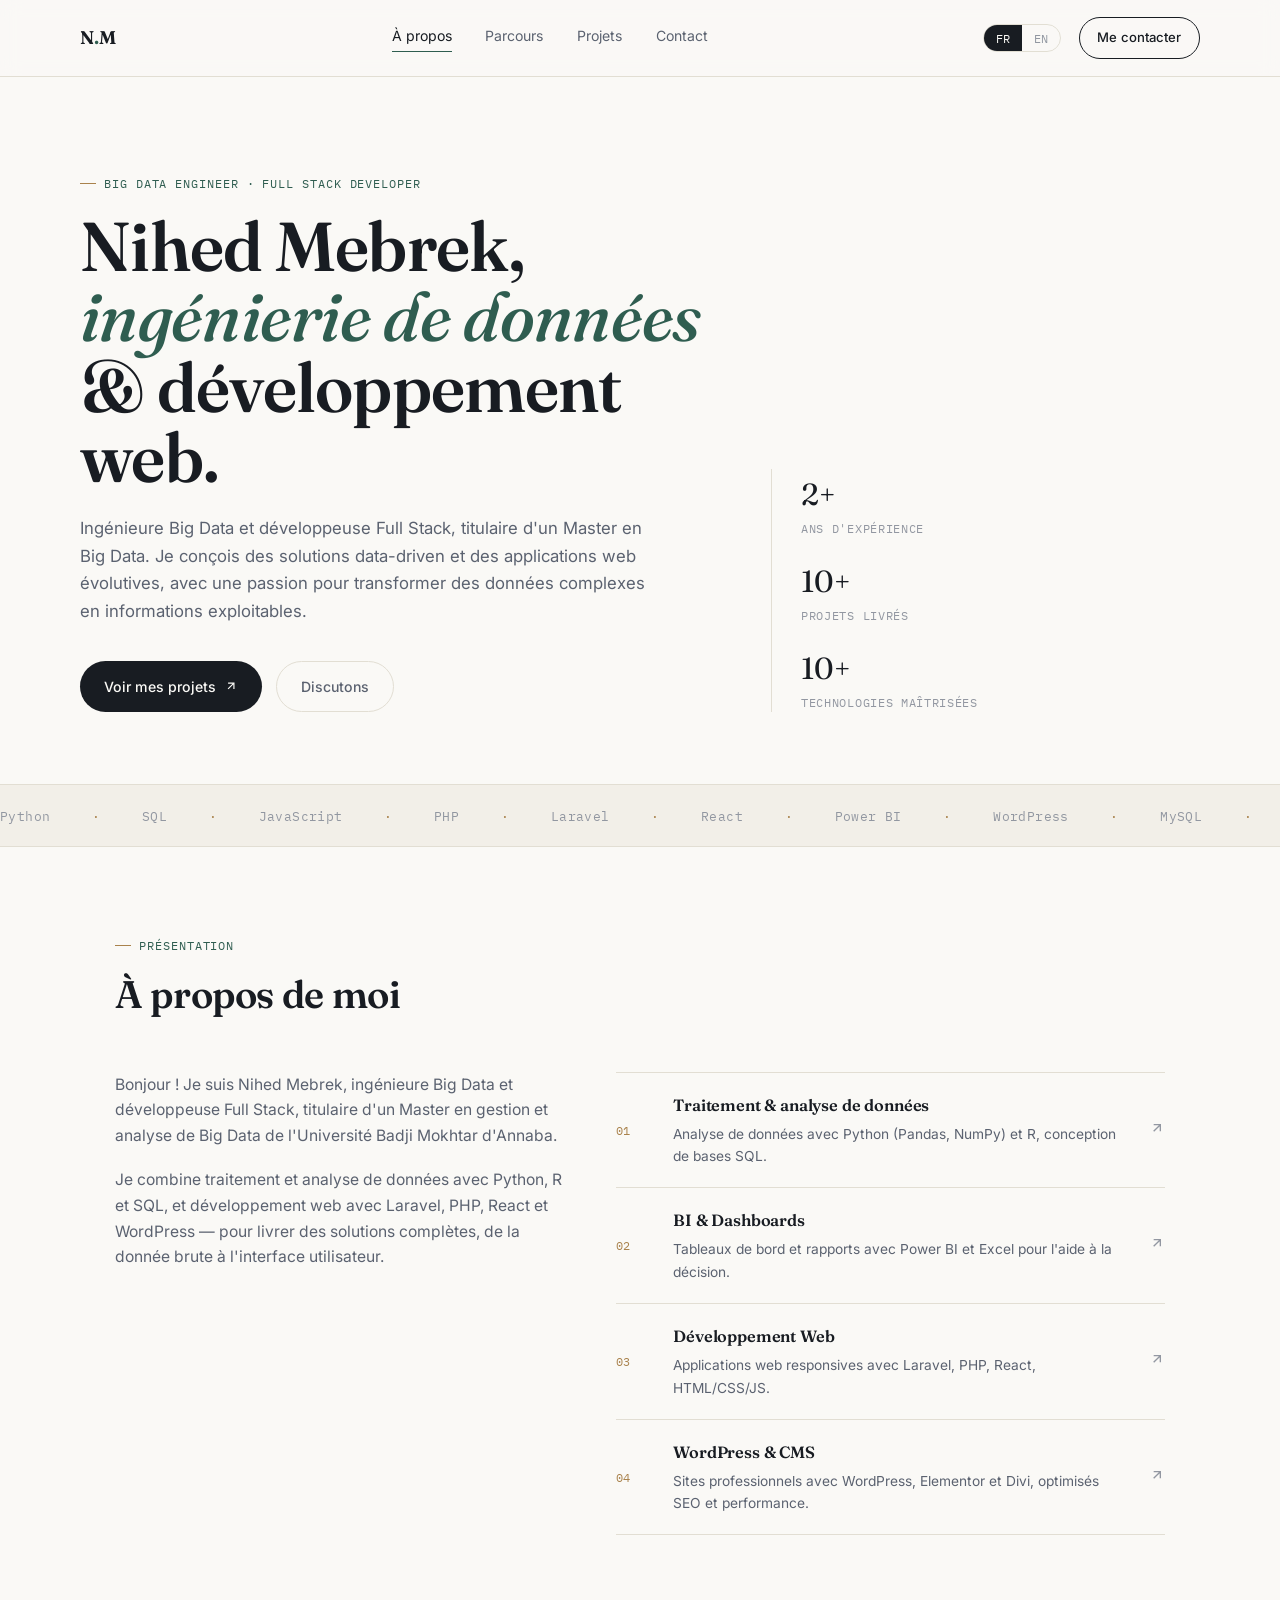
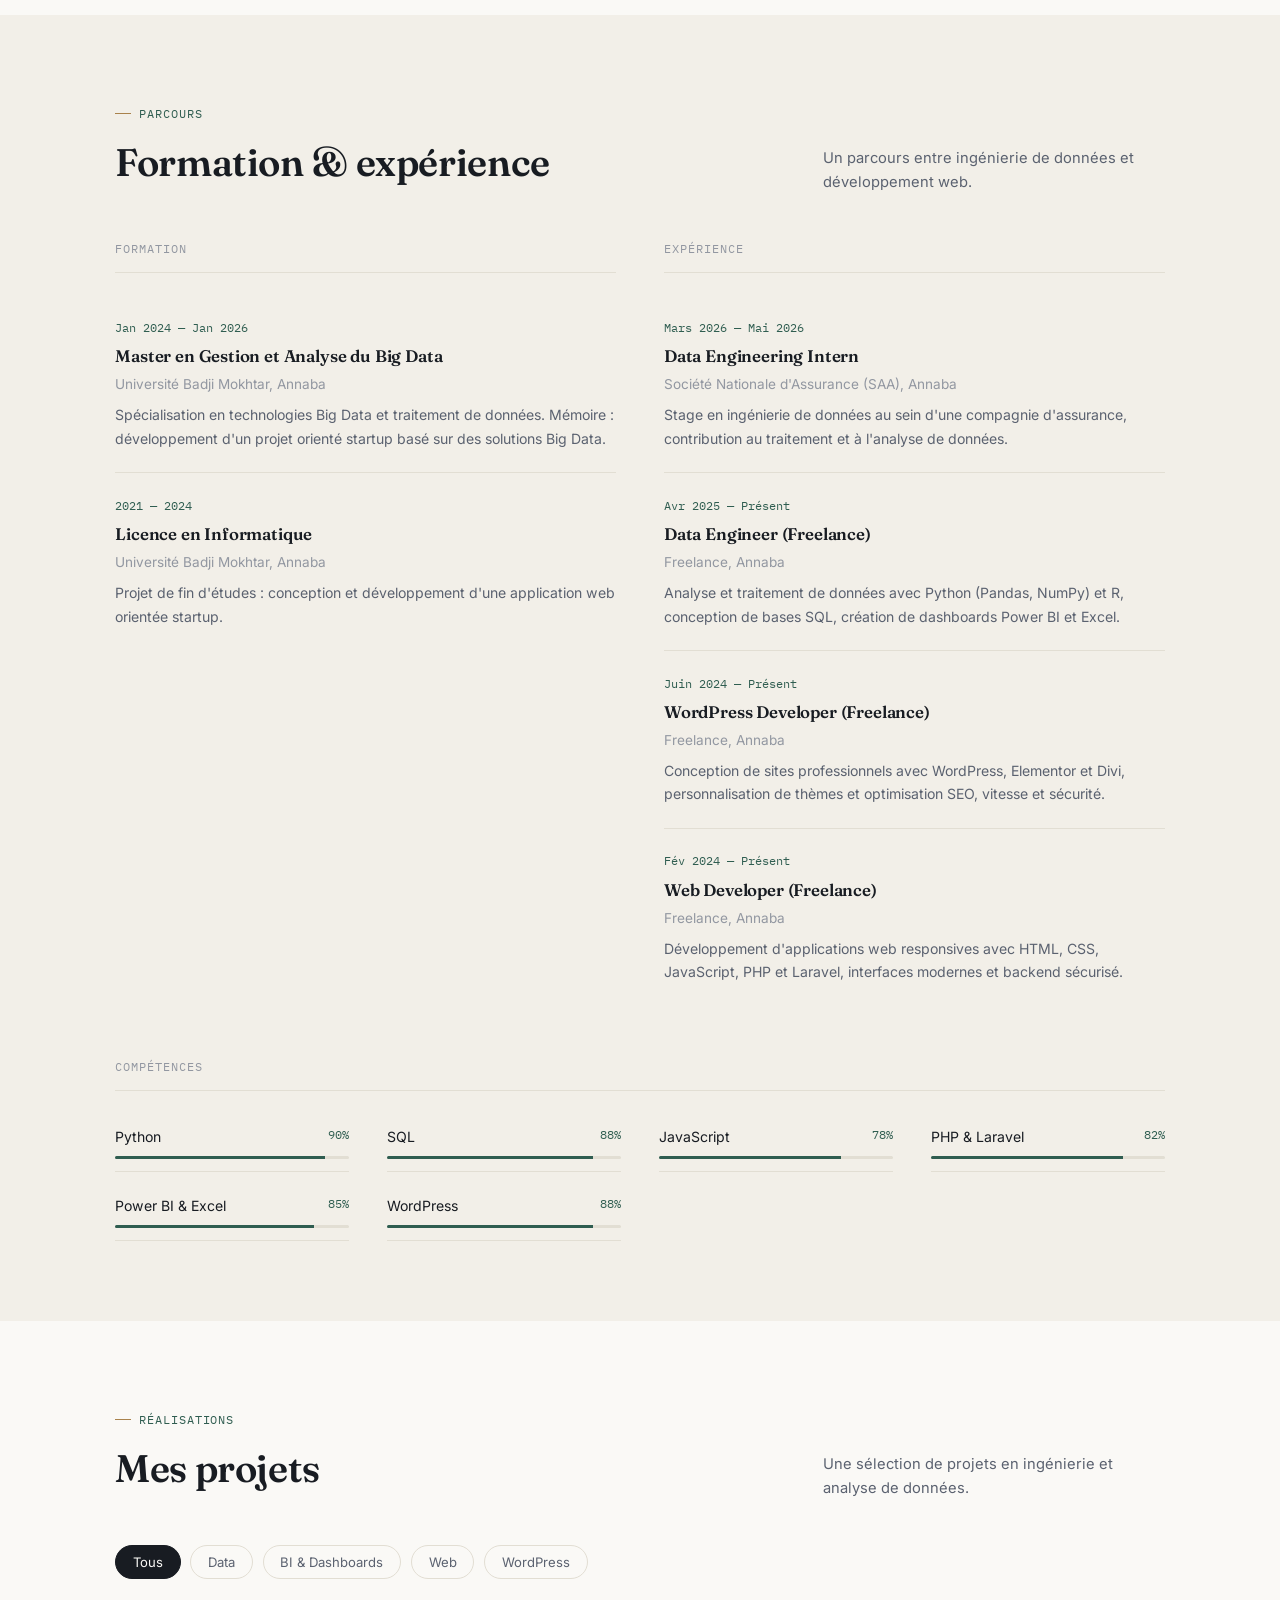
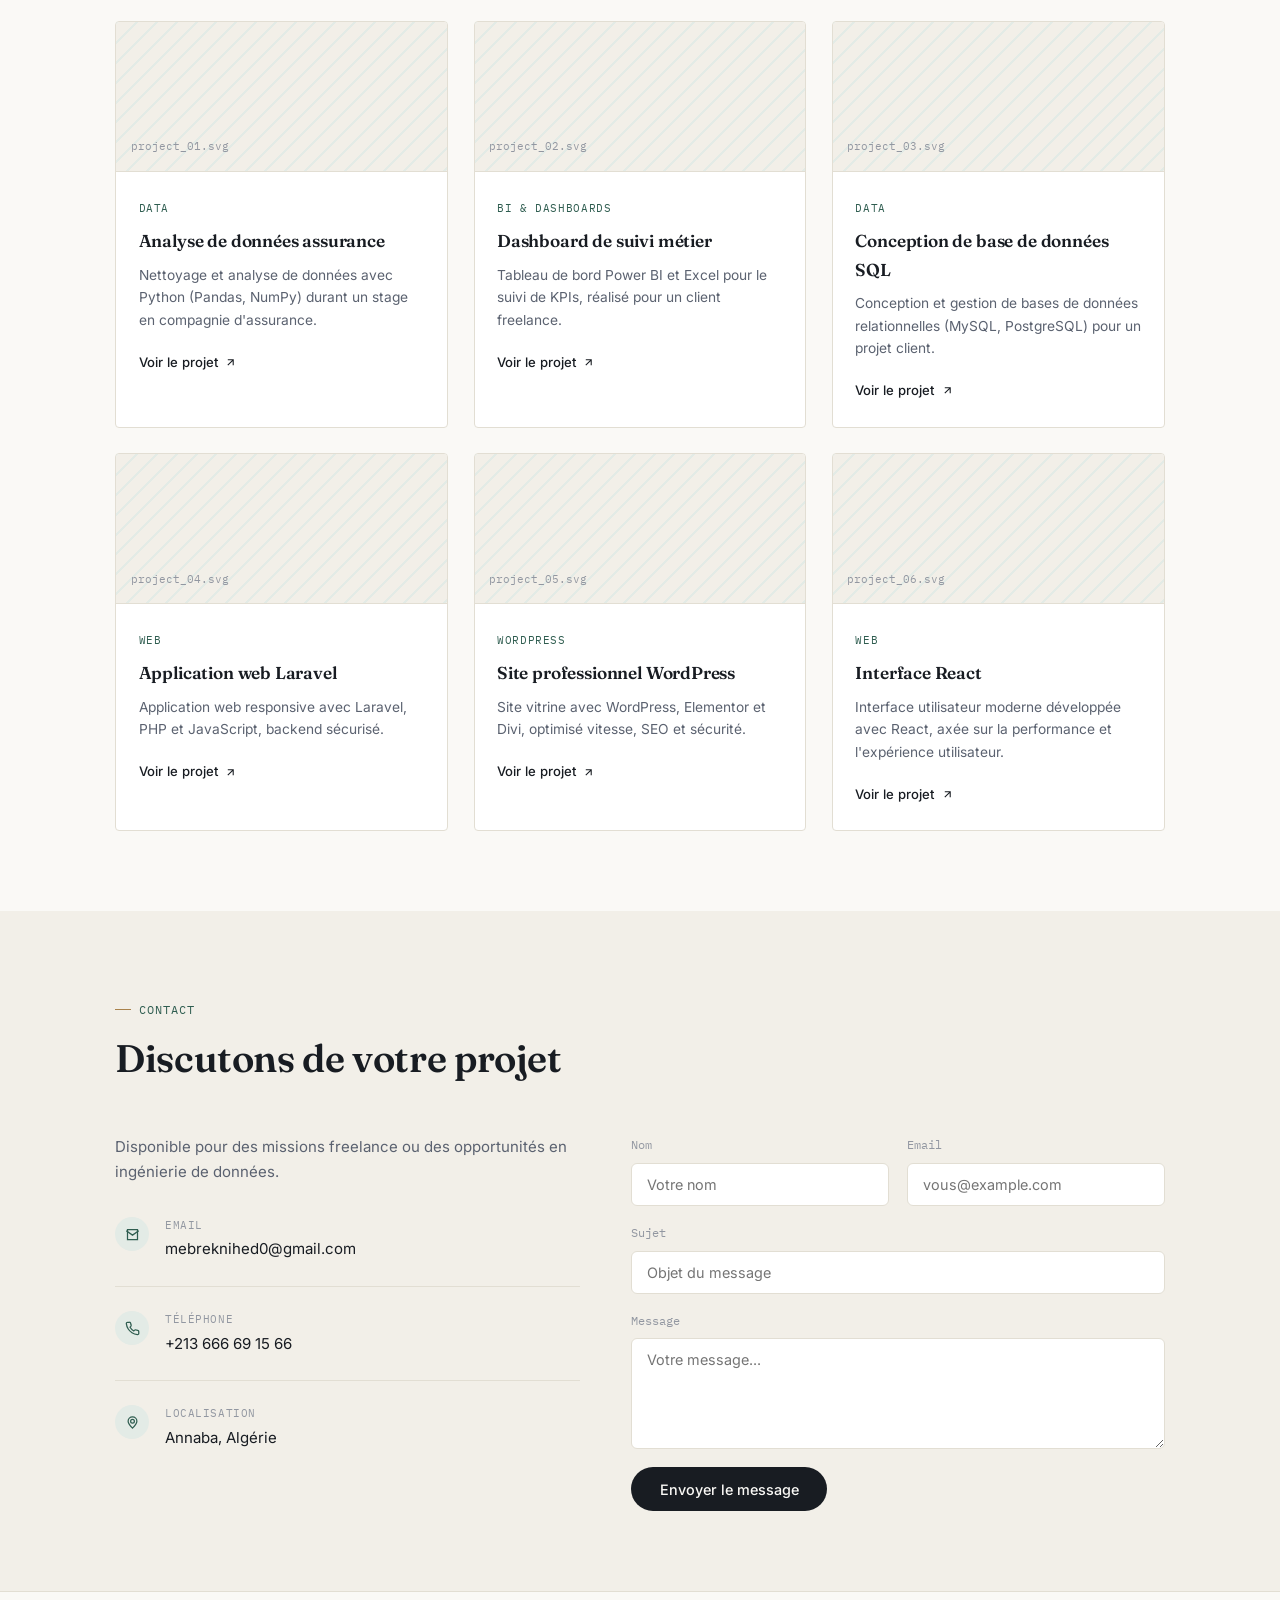
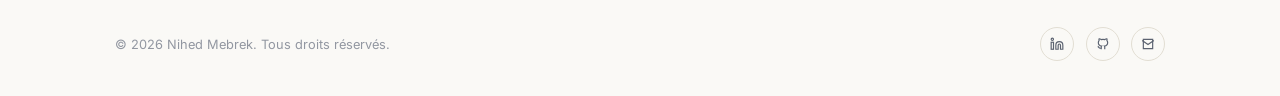
<file: portfolio/autres-versions/portfolio-pro.html>
<!DOCTYPE html>
<html lang="fr">
<head>
<meta charset="UTF-8">
<meta name="viewport" content="width=device-width, initial-scale=1.0">
<title>Nihed Mebrek — Big Data Engineer & Full Stack Developer</title>
<link rel="preconnect" href="https://fonts.googleapis.com">
<link rel="preconnect" href="https://fonts.gstatic.com" crossorigin>
<link href="https://fonts.googleapis.com/css2?family=Fraunces:opsz,wght@9..144,400;9..144,500;9..144,600;9..144,650&family=Inter:wght@400;500;600&family=IBM+Plex+Mono:wght@400;500&display=swap" rel="stylesheet">
<style>
  :root{
    --bg:#faf9f6;
    --bg-alt:#f2efe8;
    --panel:#ffffff;
    --ink:#181c22;
    --ink-soft:#5b6270;
    --ink-faint:#9297a1;
    --line:#e2ded3;
    --accent:#2f5d50;
    --accent-soft:#e3ebe6;
    --gold:#a9824c;
    --font-display:'Fraunces', serif;
    --font-body:'Inter', sans-serif;
    --font-mono:'IBM Plex Mono', monospace;
    --maxw:1120px;
  }
  *{margin:0;padding:0;box-sizing:border-box;}
  html{scroll-behavior:smooth;}
  body{
    background:var(--bg);
    color:var(--ink);
    font-family:var(--font-body);
    line-height:1.65;
  }
  a{color:inherit;text-decoration:none;}
  ul{list-style:none;}
  button{font-family:inherit;cursor:pointer;background:none;border:none;}
  input,textarea{font-family:inherit;}
  img{max-width:100%;display:block;}
  :focus-visible{outline:2px solid var(--accent);outline-offset:3px;}

  .wrap{max-width:var(--maxw);margin:0 auto;padding:0 2.2rem;}

  h1,h2,h3,h4{font-family:var(--font-display);font-weight:600;letter-spacing:-0.01em;color:var(--ink);}

  .eyebrow{
    font-family:var(--font-mono);
    font-size:0.72rem;
    letter-spacing:0.08em;
    text-transform:uppercase;
    color:var(--accent);
    display:inline-flex;
    align-items:center;
    gap:0.5rem;
  }
  .eyebrow::before{content:'';width:16px;height:1px;background:var(--gold);}

  /* ===== Top nav ===== */
  .topnav{
    position:sticky; top:0; z-index:50;
    background:rgba(250,249,246,0.86);
    backdrop-filter:blur(10px);
    border-bottom:1px solid var(--line);
  }
  .topnav-inner{
    max-width:var(--maxw);margin:0 auto;padding:0 2.2rem;
    height:76px;
    display:flex;align-items:center;justify-content:space-between;
  }
  .brand{font-family:var(--font-display);font-size:1.15rem;font-weight:650;}
  .brand span{color:var(--accent);}
  .nav-links{display:flex;gap:2.1rem;}
  .nav-links a{
    font-size:0.88rem;color:var(--ink-soft);
    position:relative;
    padding-bottom:4px;
  }
  .nav-links a::after{
    content:'';position:absolute;left:0;bottom:0;width:0;height:1px;
    background:var(--accent);transition:width .25s ease;
  }
  .nav-links a:hover::after,.nav-links a.active::after{width:100%;}
  .nav-links a.active{color:var(--ink);}
  .nav-right{display:flex;align-items:center;gap:1.1rem;}
  .lang-toggle{display:flex;border:1px solid var(--line);border-radius:20px;overflow:hidden;}
  .lang-toggle button{padding:0.35rem 0.75rem;font-family:var(--font-mono);font-size:0.72rem;color:var(--ink-faint);}
  .lang-toggle button.active{background:var(--ink);color:var(--bg);}
  .nav-cta{
    font-size:0.82rem;font-weight:500;
    padding:0.55rem 1.1rem;
    border:1px solid var(--ink);border-radius:24px;
    transition:background .2s ease,color .2s ease;
  }
  .nav-cta:hover{background:var(--ink);color:var(--bg);}
  .burger{display:none;width:22px;height:16px;position:relative;}
  .burger span{position:absolute;left:0;width:100%;height:2px;background:var(--ink);}
  .burger span:nth-child(1){top:0;} .burger span:nth-child(2){top:7px;} .burger span:nth-child(3){top:14px;}

  /* ===== Hero ===== */
  .hero{padding:5.5rem 0 4.5rem;}
  .hero-grid{display:grid;grid-template-columns:1.5fr 1fr;gap:3rem;align-items:end;}
  .hero-name{
    font-size:clamp(2.6rem, 5.4vw, 4.4rem);
    line-height:1.02;
    margin:1.1rem 0 1.4rem;
  }
  .hero-name em{font-style:italic;color:var(--accent);font-weight:500;}
  .hero-desc{color:var(--ink-soft);font-size:1.05rem;max-width:52ch;}
  .hero-side{
    border-left:1px solid var(--line);
    padding-left:1.8rem;
    display:flex;flex-direction:column;gap:1.1rem;
  }
  .hero-stat .num{font-family:var(--font-display);font-size:1.9rem;color:var(--ink);}
  .hero-stat .lbl{font-family:var(--font-mono);font-size:0.72rem;text-transform:uppercase;letter-spacing:0.06em;color:var(--ink-faint);}
  .hero-actions{margin-top:2.2rem;display:flex;gap:0.9rem;flex-wrap:wrap;}
  .btn-primary{
    background:var(--ink);color:var(--bg);
    padding:0.8rem 1.5rem;border-radius:28px;
    font-size:0.88rem;font-weight:500;
    display:inline-flex;align-items:center;gap:0.5rem;
    transition:background .2s ease;
  }
  .btn-primary:hover{background:var(--accent);}
  .btn-primary svg{width:14px;height:14px;}
  .btn-ghost{
    padding:0.8rem 1.5rem;border-radius:28px;border:1px solid var(--line);
    font-size:0.88rem;font-weight:500;color:var(--ink-soft);
    transition:border-color .2s ease,color .2s ease;
  }
  .btn-ghost:hover{border-color:var(--accent);color:var(--accent);}

  .marquee{
    border-top:1px solid var(--line);border-bottom:1px solid var(--line);
    padding:1.1rem 0; overflow:hidden;white-space:nowrap;
    background:var(--bg-alt);
  }
  .marquee-track{display:inline-flex;gap:2.6rem;animation:scroll 26s linear infinite;}
  .marquee-track span{
    font-family:var(--font-mono);font-size:0.8rem;color:var(--ink-faint);
    letter-spacing:0.03em;display:inline-flex;align-items:center;gap:2.6rem;
  }
  .marquee-track span::after{content:'·';color:var(--gold);}
  @keyframes scroll{from{transform:translateX(0);}to{transform:translateX(-50%);}}

  /* ===== Section shell ===== */
  section{padding:5rem 0;}
  section.alt{background:var(--bg-alt);}
  .section-top{display:flex;justify-content:space-between;align-items:flex-end;margin-bottom:2.8rem;gap:2rem;flex-wrap:wrap;}
  .section-top h2{font-size:clamp(1.8rem,3vw,2.4rem);margin-top:0.5rem;}
  .section-top p{color:var(--ink-soft);max-width:38ch;font-size:0.92rem;}

  /* ===== About ===== */
  .about-grid{display:grid;grid-template-columns:0.9fr 1.1fr;gap:3.2rem;}
  .about-text p{color:var(--ink-soft);margin-bottom:1.1rem;font-size:0.98rem;}
  .about-text strong{color:var(--ink);font-weight:600;}
  .capabilities{display:flex;flex-direction:column;}
  .cap-row{
    display:grid;grid-template-columns:2.4rem 1fr auto;gap:1.2rem;align-items:center;
    padding:1.2rem 0;border-top:1px solid var(--line);
  }
  .cap-row:last-child{border-bottom:1px solid var(--line);}
  .cap-idx{font-family:var(--font-mono);font-size:0.78rem;color:var(--gold);}
  .cap-body h4{font-size:1.02rem;font-weight:600;margin-bottom:0.25rem;}
  .cap-body p{font-size:0.86rem;color:var(--ink-soft);}
  .cap-arrow{color:var(--ink-faint);transition:transform .2s ease,color .2s ease;}
  .cap-row:hover .cap-arrow{transform:translateX(4px);color:var(--accent);}
  .cap-arrow svg{width:16px;height:16px;}

  /* ===== Resume / timeline ===== */
  .resume-grid{display:grid;grid-template-columns:1fr 1fr;gap:3rem;}
  .track-title{font-family:var(--font-mono);font-size:0.75rem;text-transform:uppercase;letter-spacing:0.08em;color:var(--ink-faint);margin-bottom:1.4rem;padding-bottom:0.8rem;border-bottom:1px solid var(--line);}
  .tl-item{padding:1.4rem 0;border-bottom:1px solid var(--line);}
  .tl-item:last-child{border-bottom:none;}
  .tl-period{font-family:var(--font-mono);font-size:0.74rem;color:var(--accent);}
  .tl-item h4{font-size:1.05rem;margin:0.35rem 0 0.15rem;}
  .tl-org{font-size:0.85rem;color:var(--ink-faint);margin-bottom:0.5rem;}
  .tl-item p{font-size:0.88rem;color:var(--ink-soft);}

  .skills-wrap{margin-top:3.2rem;}
  .skills-grid{display:grid;grid-template-columns:repeat(auto-fit,minmax(230px,1fr));gap:0.6rem 2.4rem;}
  .skill-row{padding:0.75rem 0;border-bottom:1px solid var(--line);}
  .skill-top{display:flex;justify-content:space-between;font-size:0.88rem;margin-bottom:0.5rem;}
  .skill-top .val{font-family:var(--font-mono);font-size:0.74rem;color:var(--accent);}
  .skill-bar{height:3px;background:var(--line);border-radius:2px;overflow:hidden;}
  .skill-bar span{display:block;height:100%;background:var(--accent);}

  /* ===== Portfolio ===== */
  .filters{display:flex;flex-wrap:wrap;gap:0.6rem;}
  .filters button{
    padding:0.5rem 1.05rem;border-radius:20px;border:1px solid var(--line);
    font-size:0.82rem;color:var(--ink-soft);transition:all .2s ease;
  }
  .filters button:hover{border-color:var(--accent);color:var(--accent);}
  .filters button.active{background:var(--ink);border-color:var(--ink);color:var(--bg);}

  .projects-grid{display:grid;grid-template-columns:repeat(auto-fit,minmax(300px,1fr));gap:1.6rem;margin-top:2.6rem;}
  .project-card{
    background:var(--panel);border:1px solid var(--line);border-radius:4px;
    overflow:hidden;transition:box-shadow .25s ease,transform .25s ease;
  }
  .project-card:hover{transform:translateY(-4px);box-shadow:0 18px 34px -18px rgba(24,28,34,0.22);}
  .project-thumb{
    height:150px;
    background:
      repeating-linear-gradient(135deg, var(--accent-soft) 0 2px, transparent 2px 14px),
      var(--bg-alt);
    border-bottom:1px solid var(--line);
    display:flex;align-items:flex-end;justify-content:flex-start;padding:0.9rem;
  }
  .project-thumb span{font-family:var(--font-mono);font-size:0.68rem;color:var(--ink-faint);}
  .project-body{padding:1.3rem 1.4rem 1.5rem;}
  .project-tag{font-family:var(--font-mono);font-size:0.66rem;text-transform:uppercase;color:var(--accent);letter-spacing:0.06em;}
  .project-body h4{font-size:1.08rem;margin:0.5rem 0 0.5rem;}
  .project-body p{font-size:0.86rem;color:var(--ink-soft);margin-bottom:1rem;}
  .project-link{font-size:0.82rem;color:var(--ink);display:inline-flex;align-items:center;gap:0.4rem;font-weight:500;}
  .project-link svg{width:13px;height:13px;transition:transform .2s ease;}
  .project-link:hover svg{transform:translate(2px,-2px);}

  /* ===== Contact ===== */
  .contact-grid{display:grid;grid-template-columns:1fr 1.15fr;gap:3.2rem;}
  .contact-list{display:flex;flex-direction:column;gap:1.5rem;margin-top:2rem;}
  .contact-row{display:flex;gap:1rem;align-items:flex-start;padding-bottom:1.5rem;border-bottom:1px solid var(--line);}
  .contact-row:last-child{border-bottom:none;}
  .contact-row .ic{width:34px;height:34px;border-radius:50%;background:var(--accent-soft);color:var(--accent);display:flex;align-items:center;justify-content:center;flex-shrink:0;}
  .contact-row .ic svg{width:15px;height:15px;}
  .contact-lbl{font-family:var(--font-mono);font-size:0.68rem;text-transform:uppercase;letter-spacing:0.05em;color:var(--ink-faint);}
  .contact-val{font-size:0.94rem;margin-top:0.15rem;}
  form.contact-form{display:flex;flex-direction:column;gap:1.1rem;}
  .form-row{display:flex;gap:1.1rem;}
  .field{flex:1;display:flex;flex-direction:column;gap:0.45rem;}
  .field label{font-size:0.76rem;color:var(--ink-faint);font-family:var(--font-mono);}
  .field input,.field textarea{
    background:var(--panel);border:1px solid var(--line);border-radius:6px;
    padding:0.75rem 0.95rem;font-size:0.9rem;color:var(--ink);resize:vertical;
  }
  .field input:focus,.field textarea:focus{border-color:var(--accent);outline:none;}
  .send-btn{
    align-self:flex-start;padding:0.85rem 1.8rem;border-radius:28px;
    background:var(--ink);color:var(--bg);font-size:0.9rem;font-weight:500;
    transition:background .2s ease;
  }
  .send-btn:hover{background:var(--accent);}
  .form-note{font-size:0.78rem;color:var(--ink-faint);display:none;}
  .form-note.show{display:block;color:var(--accent);}

  footer{border-top:1px solid var(--line);padding:2.2rem 0;}
  .footer-inner{display:flex;justify-content:space-between;align-items:center;flex-wrap:wrap;gap:1rem;}
  .footer-inner p{font-size:0.8rem;color:var(--ink-faint);}
  .socials{display:flex;gap:0.7rem;}
  .socials a{
    width:34px;height:34px;border-radius:50%;border:1px solid var(--line);
    display:flex;align-items:center;justify-content:center;color:var(--ink-soft);
    transition:all .2s ease;
  }
  .socials a:hover{border-color:var(--accent);color:var(--accent);}
  .socials svg{width:14px;height:14px;}

  @media (max-width:900px){
    .hero-grid,.about-grid,.resume-grid,.contact-grid{grid-template-columns:1fr;}
    .hero-side{border-left:none;padding-left:0;border-top:1px solid var(--line);padding-top:1.4rem;flex-direction:row;flex-wrap:wrap;gap:2rem;}
    .nav-links{display:none;}
    .burger{display:block;}
    .form-row{flex-direction:column;}
  }
</style>
</head>
<body>

<nav class="topnav">
  <div class="topnav-inner wrap" style="padding:0;">
    <div class="brand">N<span>.</span>M</div>
    <div class="nav-links">
      <a href="#about" class="active" data-i18n="navAbout">À propos</a>
      <a href="#resume" data-i18n="navResume">Parcours</a>
      <a href="#work" data-i18n="navWork">Projets</a>
      <a href="#contact" data-i18n="navContact">Contact</a>
    </div>
    <div class="nav-right">
      <div class="lang-toggle">
        <button id="langFR" class="active">FR</button>
        <button id="langEN">EN</button>
      </div>
      <a href="#contact" class="nav-cta" data-i18n="navCta">Me contacter</a>
    </div>
  </div>
</nav>

<header class="hero wrap">
  <span class="eyebrow" data-i18n="heroEyebrow">Big Data Engineer · Full Stack Developer</span>
  <div class="hero-grid">
    <div>
      <h1 class="hero-name" data-i18n-html="heroName">Nihed Mebrek, <em>ingénierie de données</em> &amp; développement web.</h1>
      <p class="hero-desc" data-i18n="heroDesc">Ingénieure Big Data et développeuse Full Stack, titulaire d'un Master en Big Data. Je conçois des solutions data-driven et des applications web évolutives, avec une passion pour transformer des données complexes en informations exploitables.</p>
      <div class="hero-actions">
        <a href="#work" class="btn-primary" data-i18n="heroCta1">Voir mes projets
          <svg viewBox="0 0 24 24" fill="none" stroke="currentColor" stroke-width="2"><path d="M7 17L17 7M7 7h10v10"/></svg>
        </a>
        <a href="#contact" class="btn-ghost" data-i18n="heroCta2">Discutons</a>
      </div>
    </div>
    <div class="hero-side">
      <div class="hero-stat"><div class="num">2+</div><div class="lbl" data-i18n="stat1">Ans d'expérience</div></div>
      <div class="hero-stat"><div class="num">10+</div><div class="lbl" data-i18n="stat2">Projets livrés</div></div>
      <div class="hero-stat"><div class="num">10+</div><div class="lbl" data-i18n="stat3">Technologies maîtrisées</div></div>
    </div>
  </div>
</header>

<div class="marquee">
  <div class="marquee-track">
    <span>Python</span><span>SQL</span><span>JavaScript</span><span>PHP</span><span>Laravel</span><span>React</span><span>Power BI</span><span>WordPress</span><span>MySQL</span><span>PostgreSQL</span><span>Git</span>
    <span>Python</span><span>SQL</span><span>JavaScript</span><span>PHP</span><span>Laravel</span><span>React</span><span>Power BI</span><span>WordPress</span><span>MySQL</span><span>PostgreSQL</span><span>Git</span>
  </div>
</div>

<section id="about">
  <div class="wrap">
    <div class="section-top">
      <div><span class="eyebrow" data-i18n="aboutEyebrow">Présentation</span><h2 data-i18n="aboutTitle">À propos de moi</h2></div>
    </div>
    <div class="about-grid">
      <div class="about-text">
        <p data-i18n="aboutP1">Bonjour ! Je suis Nihed Mebrek, ingénieure Big Data et développeuse Full Stack, titulaire d'un Master en gestion et analyse de Big Data de l'Université Badji Mokhtar d'Annaba.</p>
        <p data-i18n="aboutP2">Je combine traitement et analyse de données avec Python, R et SQL, et développement web avec Laravel, PHP, React et WordPress — pour livrer des solutions complètes, de la donnée brute à l'interface utilisateur.</p>
      </div>
      <div class="capabilities">
        <div class="cap-row">
          <span class="cap-idx">01</span>
          <div class="cap-body"><h4 data-i18n="cap1Title">Traitement & analyse de données</h4><p data-i18n="cap1Text">Analyse de données avec Python (Pandas, NumPy) et R, conception de bases SQL.</p></div>
          <span class="cap-arrow"><svg viewBox="0 0 24 24" fill="none" stroke="currentColor" stroke-width="2"><path d="M7 17L17 7M7 7h10v10"/></svg></span>
        </div>
        <div class="cap-row">
          <span class="cap-idx">02</span>
          <div class="cap-body"><h4 data-i18n="cap2Title">BI & Dashboards</h4><p data-i18n="cap2Text">Tableaux de bord et rapports avec Power BI et Excel pour l'aide à la décision.</p></div>
          <span class="cap-arrow"><svg viewBox="0 0 24 24" fill="none" stroke="currentColor" stroke-width="2"><path d="M7 17L17 7M7 7h10v10"/></svg></span>
        </div>
        <div class="cap-row">
          <span class="cap-idx">03</span>
          <div class="cap-body"><h4 data-i18n="cap3Title">Développement Web</h4><p data-i18n="cap3Text">Applications web responsives avec Laravel, PHP, React, HTML/CSS/JS.</p></div>
          <span class="cap-arrow"><svg viewBox="0 0 24 24" fill="none" stroke="currentColor" stroke-width="2"><path d="M7 17L17 7M7 7h10v10"/></svg></span>
        </div>
        <div class="cap-row">
          <span class="cap-idx">04</span>
          <div class="cap-body"><h4 data-i18n="cap4Title">WordPress & CMS</h4><p data-i18n="cap4Text">Sites professionnels avec WordPress, Elementor et Divi, optimisés SEO et performance.</p></div>
          <span class="cap-arrow"><svg viewBox="0 0 24 24" fill="none" stroke="currentColor" stroke-width="2"><path d="M7 17L17 7M7 7h10v10"/></svg></span>
        </div>
      </div>
    </div>
  </div>
</section>

<section id="resume" class="alt">
  <div class="wrap">
    <div class="section-top">
      <div><span class="eyebrow" data-i18n="resumeEyebrow">Parcours</span><h2 data-i18n="resumeTitle">Formation & expérience</h2></div>
      <p data-i18n="resumeDesc">Un parcours entre ingénierie de données et développement web.</p>
    </div>
    <div class="resume-grid">
      <div>
        <div class="track-title" data-i18n="educationTitle">Formation</div>
        <div class="tl-item">
          <div class="tl-period">Jan 2024 — Jan 2026</div>
          <h4 data-i18n="edu1Title">Master en Gestion et Analyse du Big Data</h4>
          <div class="tl-org" data-i18n="edu1Org">Université Badji Mokhtar, Annaba</div>
          <p data-i18n="edu1Text">Spécialisation en technologies Big Data et traitement de données. Mémoire : développement d'un projet orienté startup basé sur des solutions Big Data.</p>
        </div>
        <div class="tl-item">
          <div class="tl-period">2021 — 2024</div>
          <h4 data-i18n="edu2Title">Licence en Informatique</h4>
          <div class="tl-org" data-i18n="edu2Org">Université Badji Mokhtar, Annaba</div>
          <p data-i18n="edu2Text">Projet de fin d'études : conception et développement d'une application web orientée startup.</p>
        </div>
      </div>
      <div>
        <div class="track-title" data-i18n="experienceTitle">Expérience</div>
        <div class="tl-item">
          <div class="tl-period" data-i18n="exp0Period">Mars 2026 — Mai 2026</div>
          <h4 data-i18n="exp0Title">Data Engineering Intern</h4>
          <div class="tl-org" data-i18n="exp0Org">Société Nationale d'Assurance (SAA), Annaba</div>
          <p data-i18n="exp0Text">Stage en ingénierie de données au sein d'une compagnie d'assurance, contribution au traitement et à l'analyse de données.</p>
        </div>
        <div class="tl-item">
          <div class="tl-period" data-i18n="exp1Period">Avr 2025 — Présent</div>
          <h4 data-i18n="exp1Title">Data Engineer (Freelance)</h4>
          <div class="tl-org" data-i18n="exp1Org">Freelance, Annaba</div>
          <p data-i18n="exp1Text">Analyse et traitement de données avec Python (Pandas, NumPy) et R, conception de bases SQL, création de dashboards Power BI et Excel.</p>
        </div>
        <div class="tl-item">
          <div class="tl-period" data-i18n="exp2Period">Juin 2024 — Présent</div>
          <h4 data-i18n="exp2Title">WordPress Developer (Freelance)</h4>
          <div class="tl-org" data-i18n="exp2Org">Freelance, Annaba</div>
          <p data-i18n="exp2Text">Conception de sites professionnels avec WordPress, Elementor et Divi, personnalisation de thèmes et optimisation SEO, vitesse et sécurité.</p>
        </div>
        <div class="tl-item">
          <div class="tl-period" data-i18n="exp3Period">Fév 2024 — Présent</div>
          <h4 data-i18n="exp3Title">Web Developer (Freelance)</h4>
          <div class="tl-org" data-i18n="exp3Org">Freelance, Annaba</div>
          <p data-i18n="exp3Text">Développement d'applications web responsives avec HTML, CSS, JavaScript, PHP et Laravel, interfaces modernes et backend sécurisé.</p>
        </div>
      </div>
    </div>

    <div class="skills-wrap">
      <div class="track-title" data-i18n="skillsTitle">Compétences</div>
      <div class="skills-grid">
        <div class="skill-row"><div class="skill-top"><span>Python</span><span class="val">90%</span></div><div class="skill-bar"><span style="width:90%"></span></div></div>
        <div class="skill-row"><div class="skill-top"><span>SQL</span><span class="val">88%</span></div><div class="skill-bar"><span style="width:88%"></span></div></div>
        <div class="skill-row"><div class="skill-top"><span>JavaScript</span><span class="val">78%</span></div><div class="skill-bar"><span style="width:78%"></span></div></div>
        <div class="skill-row"><div class="skill-top"><span>PHP & Laravel</span><span class="val">82%</span></div><div class="skill-bar"><span style="width:82%"></span></div></div>
        <div class="skill-row"><div class="skill-top"><span>Power BI & Excel</span><span class="val">85%</span></div><div class="skill-bar"><span style="width:85%"></span></div></div>
        <div class="skill-row"><div class="skill-top"><span>WordPress</span><span class="val">88%</span></div><div class="skill-bar"><span style="width:88%"></span></div></div>
      </div>
    </div>
  </div>
</section>

<section id="work">
  <div class="wrap">
    <div class="section-top">
      <div><span class="eyebrow" data-i18n="workEyebrow">Réalisations</span><h2 data-i18n="workTitle">Mes projets</h2></div>
      <p data-i18n="workDesc">Une sélection de projets en ingénierie et analyse de données.</p>
    </div>
    <div class="filters" id="filters">
      <button class="active" data-filter="all" data-i18n="filterAll">Tous</button>
      <button data-filter="data" data-i18n="filterData">Data</button>
      <button data-filter="bi" data-i18n="filterBi">BI & Dashboards</button>
      <button data-filter="web" data-i18n="filterWeb">Web</button>
      <button data-filter="wordpress" data-i18n="filterWordpress">WordPress</button>
    </div>
    <div class="projects-grid" id="projectsGrid">
      <article class="project-card" data-category="data">
        <div class="project-thumb"><span>project_01.svg</span></div>
        <div class="project-body">
          <span class="project-tag" data-i18n="p1Tag">Data</span>
          <h4 data-i18n="p1Title">Analyse de données assurance</h4>
          <p data-i18n="p1Text">Nettoyage et analyse de données avec Python (Pandas, NumPy) durant un stage en compagnie d'assurance.</p>
          <a class="project-link" href="#" data-i18n="viewProject">Voir le projet <svg viewBox="0 0 24 24" fill="none" stroke="currentColor" stroke-width="2"><path d="M7 17L17 7M7 7h10v10"/></svg></a>
        </div>
      </article>
      <article class="project-card" data-category="bi">
        <div class="project-thumb"><span>project_02.svg</span></div>
        <div class="project-body">
          <span class="project-tag" data-i18n="p2Tag">BI & Dashboards</span>
          <h4 data-i18n="p2Title">Dashboard de suivi métier</h4>
          <p data-i18n="p2Text">Tableau de bord Power BI et Excel pour le suivi de KPIs, réalisé pour un client freelance.</p>
          <a class="project-link" href="#" data-i18n="viewProject">Voir le projet <svg viewBox="0 0 24 24" fill="none" stroke="currentColor" stroke-width="2"><path d="M7 17L17 7M7 7h10v10"/></svg></a>
        </div>
      </article>
      <article class="project-card" data-category="data">
        <div class="project-thumb"><span>project_03.svg</span></div>
        <div class="project-body">
          <span class="project-tag" data-i18n="p3Tag">Data</span>
          <h4 data-i18n="p3Title">Conception de base de données SQL</h4>
          <p data-i18n="p3Text">Conception et gestion de bases de données relationnelles (MySQL, PostgreSQL) pour un projet client.</p>
          <a class="project-link" href="#" data-i18n="viewProject">Voir le projet <svg viewBox="0 0 24 24" fill="none" stroke="currentColor" stroke-width="2"><path d="M7 17L17 7M7 7h10v10"/></svg></a>
        </div>
      </article>
      <article class="project-card" data-category="web">
        <div class="project-thumb"><span>project_04.svg</span></div>
        <div class="project-body">
          <span class="project-tag" data-i18n="p4Tag">Web</span>
          <h4 data-i18n="p4Title">Application web Laravel</h4>
          <p data-i18n="p4Text">Application web responsive avec Laravel, PHP et JavaScript, backend sécurisé.</p>
          <a class="project-link" href="#" data-i18n="viewProject">Voir le projet <svg viewBox="0 0 24 24" fill="none" stroke="currentColor" stroke-width="2"><path d="M7 17L17 7M7 7h10v10"/></svg></a>
        </div>
      </article>
      <article class="project-card" data-category="wordpress">
        <div class="project-thumb"><span>project_05.svg</span></div>
        <div class="project-body">
          <span class="project-tag" data-i18n="p5Tag">WordPress</span>
          <h4 data-i18n="p5Title">Site professionnel WordPress</h4>
          <p data-i18n="p5Text">Site vitrine avec WordPress, Elementor et Divi, optimisé vitesse, SEO et sécurité.</p>
          <a class="project-link" href="#" data-i18n="viewProject">Voir le projet <svg viewBox="0 0 24 24" fill="none" stroke="currentColor" stroke-width="2"><path d="M7 17L17 7M7 7h10v10"/></svg></a>
        </div>
      </article>
      <article class="project-card" data-category="web">
        <div class="project-thumb"><span>project_06.svg</span></div>
        <div class="project-body">
          <span class="project-tag" data-i18n="p6Tag">Web</span>
          <h4 data-i18n="p6Title">Interface React</h4>
          <p data-i18n="p6Text">Interface utilisateur moderne développée avec React, axée sur la performance et l'expérience utilisateur.</p>
          <a class="project-link" href="#" data-i18n="viewProject">Voir le projet <svg viewBox="0 0 24 24" fill="none" stroke="currentColor" stroke-width="2"><path d="M7 17L17 7M7 7h10v10"/></svg></a>
        </div>
      </article>
    </div>
  </div>
</section>

<section id="contact" class="alt">
  <div class="wrap">
    <div class="section-top">
      <div><span class="eyebrow" data-i18n="contactEyebrow">Contact</span><h2 data-i18n="contactTitle">Discutons de votre projet</h2></div>
    </div>
    <div class="contact-grid">
      <div>
        <p style="color:var(--ink-soft);font-size:0.94rem;" data-i18n="contactNote">Disponible pour des missions freelance ou des opportunités en ingénierie de données.</p>
        <div class="contact-list">
          <div class="contact-row">
            <span class="ic"><svg viewBox="0 0 24 24" fill="none" stroke="currentColor" stroke-width="2"><path d="M4 4h16v16H4z"/><path d="M22 6l-10 7L2 6"/></svg></span>
            <div><div class="contact-lbl" data-i18n="labelEmail">Email</div><div class="contact-val">mebreknihed0@gmail.com</div></div>
          </div>
          <div class="contact-row">
            <span class="ic"><svg viewBox="0 0 24 24" fill="none" stroke="currentColor" stroke-width="2"><path d="M22 16.92v3a2 2 0 0 1-2.18 2 19.79 19.79 0 0 1-8.63-3.07 19.5 19.5 0 0 1-6-6 19.79 19.79 0 0 1-3.07-8.67A2 2 0 0 1 4.11 2h3a2 2 0 0 1 2 1.72c.13.96.36 1.9.67 2.81a2 2 0 0 1-.45 2.11L8.09 9.91a16 16 0 0 0 6 6l1.27-1.27a2 2 0 0 1 2.11-.45c.9.31 1.85.54 2.81.67A2 2 0 0 1 22 16.92z"/></svg></span>
            <div><div class="contact-lbl" data-i18n="labelPhone">Téléphone</div><div class="contact-val">+213 666 69 15 66</div></div>
          </div>
          <div class="contact-row">
            <span class="ic"><svg viewBox="0 0 24 24" fill="none" stroke="currentColor" stroke-width="2"><circle cx="12" cy="10" r="3"/><path d="M12 21s7-6.5 7-11a7 7 0 1 0-14 0c0 4.5 7 11 7 11z"/></svg></span>
            <div><div class="contact-lbl" data-i18n="labelLocation">Localisation</div><div class="contact-val" data-i18n="locationValue">Annaba, Algérie</div></div>
          </div>
        </div>
      </div>
      <form class="contact-form" id="contactForm">
        <div class="form-row">
          <div class="field"><label data-i18n="labelName">Nom</label><input type="text" required data-i18n-placeholder="phName" placeholder="Votre nom"></div>
          <div class="field"><label data-i18n="labelEmailForm">Email</label><input type="email" required data-i18n-placeholder="phEmail" placeholder="vous@example.com"></div>
        </div>
        <div class="field"><label data-i18n="labelSubject">Sujet</label><input type="text" data-i18n-placeholder="phSubject" placeholder="Objet du message"></div>
        <div class="field"><label data-i18n="labelMessage">Message</label><textarea rows="5" required data-i18n-placeholder="phMessage" placeholder="Votre message..."></textarea></div>
        <button type="submit" class="send-btn" data-i18n="sendMessage">Envoyer le message</button>
        <p class="form-note" id="formNote" data-i18n="formNoteText">Message envoyé — merci, je reviens vers vous rapidement !</p>
      </form>
    </div>
  </div>
</section>

<footer>
  <div class="wrap footer-inner">
    <p data-i18n="footerText">© 2026 Nihed Mebrek. Tous droits réservés.</p>
    <div class="socials">
      <a href="#" aria-label="LinkedIn"><svg viewBox="0 0 24 24" fill="none" stroke="currentColor" stroke-width="2"><path d="M16 8a6 6 0 0 1 6 6v7h-4v-7a2 2 0 0 0-2-2 2 2 0 0 0-2 2v7h-4v-7a6 6 0 0 1 6-6z"/><rect x="2" y="9" width="4" height="12"/><circle cx="4" cy="4" r="2"/></svg></a>
      <a href="#" aria-label="GitHub"><svg viewBox="0 0 24 24" fill="none" stroke="currentColor" stroke-width="2"><path d="M9 19c-4.3 1.4-4.3-2.5-6-3m12 5v-3.5c0-1 .1-1.4-.5-2 2.8-.3 5.5-1.4 5.5-6a4.6 4.6 0 0 0-1.3-3.2 4.2 4.2 0 0 0-.1-3.2s-1.1-.3-3.5 1.3a12.3 12.3 0 0 0-6.2 0C6.5 2.8 5.4 3.1 5.4 3.1a4.2 4.2 0 0 0-.1 3.2A4.6 4.6 0 0 0 4 9.5c0 4.6 2.7 5.7 5.5 6-.6.6-.6 1.2-.5 2V21"/></svg></a>
      <a href="#" aria-label="Email"><svg viewBox="0 0 24 24" fill="none" stroke="currentColor" stroke-width="2"><path d="M4 4h16v16H4z"/><path d="M22 6l-10 7L2 6"/></svg></a>
    </div>
  </div>
</footer>

<script>
const dict = {
  fr:{
    navAbout:"À propos", navResume:"Parcours", navWork:"Projets", navContact:"Contact", navCta:"Me contacter",
    heroEyebrow:"Big Data Engineer · Full Stack Developer",
    heroDesc:"Ingénieure Big Data et développeuse Full Stack, titulaire d'un Master en Big Data. Je conçois des solutions data-driven et des applications web évolutives, avec une passion pour transformer des données complexes en informations exploitables.",
    heroCta1:"Voir mes projets", heroCta2:"Discutons",
    stat1:"Ans d'expérience", stat2:"Projets livrés", stat3:"Technologies maîtrisées",
    aboutEyebrow:"Présentation", aboutTitle:"À propos de moi",
    aboutP1:"Bonjour ! Je suis Nihed Mebrek, ingénieure Big Data et développeuse Full Stack, titulaire d'un Master en gestion et analyse de Big Data de l'Université Badji Mokhtar d'Annaba.",
    aboutP2:"Je combine traitement et analyse de données avec Python, R et SQL, et développement web avec Laravel, PHP, React et WordPress — pour livrer des solutions complètes, de la donnée brute à l'interface utilisateur.",
    cap1Title:"Traitement & analyse de données", cap1Text:"Analyse de données avec Python (Pandas, NumPy) et R, conception de bases SQL.",
    cap2Title:"BI & Dashboards", cap2Text:"Tableaux de bord et rapports avec Power BI et Excel pour l'aide à la décision.",
    cap3Title:"Développement Web", cap3Text:"Applications web responsives avec Laravel, PHP, React, HTML/CSS/JS.",
    cap4Title:"WordPress & CMS", cap4Text:"Sites professionnels avec WordPress, Elementor et Divi, optimisés SEO et performance.",
    resumeEyebrow:"Parcours", resumeTitle:"Formation & expérience", resumeDesc:"Un parcours entre ingénierie de données et développement web.",
    educationTitle:"Formation", experienceTitle:"Expérience",
    edu1Title:"Master en Gestion et Analyse du Big Data", edu1Org:"Université Badji Mokhtar, Annaba", edu1Text:"Spécialisation en technologies Big Data et traitement de données. Mémoire : développement d'un projet orienté startup basé sur des solutions Big Data.",
    edu2Title:"Licence en Informatique", edu2Org:"Université Badji Mokhtar, Annaba", edu2Text:"Projet de fin d'études : conception et développement d'une application web orientée startup.",
    exp0Period:"Mars 2026 — Mai 2026", exp0Title:"Data Engineering Intern", exp0Org:"Société Nationale d'Assurance (SAA), Annaba", exp0Text:"Stage en ingénierie de données au sein d'une compagnie d'assurance, contribution au traitement et à l'analyse de données.",
    exp1Period:"Avr 2025 — Présent", exp1Title:"Data Engineer (Freelance)", exp1Org:"Freelance, Annaba", exp1Text:"Analyse et traitement de données avec Python (Pandas, NumPy) et R, conception de bases SQL, création de dashboards Power BI et Excel.",
    exp2Period:"Juin 2024 — Présent", exp2Title:"WordPress Developer (Freelance)", exp2Org:"Freelance, Annaba", exp2Text:"Conception de sites professionnels avec WordPress, Elementor et Divi, personnalisation de thèmes et optimisation SEO, vitesse et sécurité.",
    exp3Period:"Fév 2024 — Présent", exp3Title:"Web Developer (Freelance)", exp3Org:"Freelance, Annaba", exp3Text:"Développement d'applications web responsives avec HTML, CSS, JavaScript, PHP et Laravel, interfaces modernes et backend sécurisé.",
    skillsTitle:"Compétences",
    workEyebrow:"Réalisations", workTitle:"Mes projets", workDesc:"Une sélection de projets en data et développement web.",
    filterAll:"Tous", filterData:"Data", filterBi:"BI & Dashboards", filterWeb:"Web", filterWordpress:"WordPress",
    p1Tag:"Data", p1Title:"Analyse de données assurance", p1Text:"Nettoyage et analyse de données avec Python (Pandas, NumPy) durant un stage en compagnie d'assurance.",
    p2Tag:"BI & Dashboards", p2Title:"Dashboard de suivi métier", p2Text:"Tableau de bord Power BI et Excel pour le suivi de KPIs, réalisé pour un client freelance.",
    p3Tag:"Data", p3Title:"Conception de base de données SQL", p3Text:"Conception et gestion de bases de données relationnelles (MySQL, PostgreSQL) pour un projet client.",
    p4Tag:"Web", p4Title:"Application web Laravel", p4Text:"Application web responsive avec Laravel, PHP et JavaScript, backend sécurisé.",
    p5Tag:"WordPress", p5Title:"Site professionnel WordPress", p5Text:"Site vitrine avec WordPress, Elementor et Divi, optimisé vitesse, SEO et sécurité.",
    p6Tag:"Web", p6Title:"Interface React", p6Text:"Interface utilisateur moderne développée avec React, axée sur la performance et l'expérience utilisateur.",
    viewProject:"Voir le projet",
    contactEyebrow:"Contact", contactTitle:"Discutons de votre projet",
    contactNote:"Disponible pour des missions freelance ou des opportunités en data engineering et développement web.",
    labelEmail:"Email", labelPhone:"Téléphone", labelLocation:"Localisation", locationValue:"Annaba, Algérie",
    labelName:"Nom", labelEmailForm:"Email", labelSubject:"Sujet", labelMessage:"Message",
    phName:"Votre nom", phEmail:"vous@example.com", phSubject:"Objet du message", phMessage:"Votre message...",
    sendMessage:"Envoyer le message", formNoteText:"Message envoyé — merci, je reviens vers vous rapidement !",
    footerText:"© 2026 Nihed Mebrek. Tous droits réservés."
  },
  en:{
    navAbout:"About", navResume:"Resume", navWork:"Work", navContact:"Contact", navCta:"Get in touch",
    heroEyebrow:"Big Data Engineer · Full Stack Developer",
    heroDesc:"Big Data Engineer and Full Stack Developer with a Master's degree in Big Data. I build data-driven solutions and scalable web applications, passionate about transforming complex data into actionable insights.",
    heroCta1:"View my work", heroCta2:"Let's talk",
    stat1:"Years of experience", stat2:"Projects delivered", stat3:"Technologies mastered",
    aboutEyebrow:"Introduction", aboutTitle:"About me",
    aboutP1:"Hi there! I'm Nihed Mebrek, a Big Data Engineer and Full Stack Developer with a Master's degree in Big Data Management and Analysis from Badji Mokhtar Annaba University.",
    aboutP2:"I combine data processing and analysis with Python, R and SQL, with web development using Laravel, PHP, React and WordPress — delivering complete solutions, from raw data to user interface.",
    cap1Title:"Data processing & analysis", cap1Text:"Data analysis with Python (Pandas, NumPy) and R, SQL database design.",
    cap2Title:"BI & Dashboards", cap2Text:"Dashboards and reports with Power BI and Excel for decision-making.",
    cap3Title:"Web Development", cap3Text:"Responsive web applications with Laravel, PHP, React, HTML/CSS/JS.",
    cap4Title:"WordPress & CMS", cap4Text:"Professional websites with WordPress, Elementor and Divi, optimized for SEO and performance.",
    resumeEyebrow:"Resume", resumeTitle:"Education & experience", resumeDesc:"A path between data engineering and web development.",
    educationTitle:"Education", experienceTitle:"Experience",
    edu1Title:"Master's in Big Data Management and Analysis", edu1Org:"Badji Mokhtar Annaba University", edu1Text:"Specialization in Big Data technologies and data processing. Thesis: development of a startup-oriented project based on Big Data solutions.",
    edu2Title:"Bachelor's in Computer Science", edu2Org:"Badji Mokhtar Annaba University", edu2Text:"Final Year Project: design and development of a startup-oriented web application.",
    exp0Period:"Mar 2026 — May 2026", exp0Title:"Data Engineering Intern", exp0Org:"Société Nationale d'Assurance (SAA), Annaba", exp0Text:"Data engineering internship within an insurance company, contributing to data processing and analysis.",
    exp1Period:"Apr 2025 — Present", exp1Title:"Data Engineer (Freelance)", exp1Org:"Freelance, Annaba", exp1Text:"Analyzing and processing data using Python (Pandas, NumPy) and R, designing SQL databases, building dashboards with Power BI and Excel.",
    exp2Period:"Jun 2024 — Present", exp2Title:"WordPress Developer (Freelance)", exp2Org:"Freelance, Annaba", exp2Text:"Designing professional websites with WordPress, Elementor and Divi, customizing themes and optimizing for SEO, speed and security.",
    exp3Period:"Feb 2024 — Present", exp3Title:"Web Developer (Freelance)", exp3Org:"Freelance, Annaba", exp3Text:"Developing responsive web applications with HTML, CSS, JavaScript and Laravel, modern UIs with a secure backend.",
    skillsTitle:"Skills",
    workEyebrow:"Work", workTitle:"My projects", workDesc:"A selection of data and web development projects.",
    filterAll:"All", filterData:"Data", filterBi:"BI & Dashboards", filterWeb:"Web", filterWordpress:"WordPress",
    p1Tag:"Data", p1Title:"Insurance data analysis", p1Text:"Cleaning and analyzing data with Python (Pandas, NumPy) during an internship at an insurance company.",
    p2Tag:"BI & Dashboards", p2Title:"Business tracking dashboard", p2Text:"Power BI and Excel dashboard for KPI tracking, built for a freelance client.",
    p3Tag:"Data", p3Title:"SQL database design", p3Text:"Designing and managing relational databases (MySQL, PostgreSQL) for a client project.",
    p4Tag:"Web", p4Title:"Laravel web application", p4Text:"Responsive web application built with Laravel, PHP and JavaScript, secure backend.",
    p5Tag:"WordPress", p5Title:"WordPress business site", p5Text:"Showcase website with WordPress, Elementor and Divi, optimized for speed, SEO and security.",
    p6Tag:"Web", p6Title:"React interface", p6Text:"Modern user interface built with React, focused on performance and user experience.",
    viewProject:"View project",
    contactEyebrow:"Contact", contactTitle:"Let's talk about your project",
    contactNote:"Available for freelance work or opportunities in data engineering and web development.",
    labelEmail:"Email", labelPhone:"Phone", labelLocation:"Location", locationValue:"Annaba, Algeria",
    labelName:"Name", labelEmailForm:"Email", labelSubject:"Subject", labelMessage:"Message",
    phName:"Your name", phEmail:"you@example.com", phSubject:"Subject", phMessage:"Your message...",
    sendMessage:"Send message", formNoteText:"Message sent — thanks, I'll get back to you soon!",
    footerText:"© 2026 Nihed Mebrek. All rights reserved."
  }
};

const heroHTML = {
  fr:'Nihed Mebrek, <em>ingénierie de données</em> &amp; développement web.',
  en:'Nihed Mebrek, <em>data engineering</em> &amp; web development.'
};

function applyLang(lang){
  document.documentElement.lang = lang;
  const d = dict[lang];
  document.querySelectorAll('[data-i18n]').forEach(el=>{
    const key = el.getAttribute('data-i18n');
    if(d[key] !== undefined) el.textContent = d[key];
  });
  document.querySelectorAll('[data-i18n-placeholder]').forEach(el=>{
    const key = el.getAttribute('data-i18n-placeholder');
    if(d[key] !== undefined) el.setAttribute('placeholder', d[key]);
  });
  document.querySelector('[data-i18n-html="heroName"]').innerHTML = heroHTML[lang];
  document.getElementById('langFR').classList.toggle('active', lang==='fr');
  document.getElementById('langEN').classList.toggle('active', lang==='en');
}
document.getElementById('langFR').addEventListener('click', ()=>applyLang('fr'));
document.getElementById('langEN').addEventListener('click', ()=>applyLang('en'));

// active nav link on scroll
const links = document.querySelectorAll('.nav-links a');
const sections = [...links].map(l=>document.querySelector(l.getAttribute('href')));
window.addEventListener('scroll', ()=>{
  let idx = 0;
  sections.forEach((s,i)=>{ if(s && window.scrollY >= s.offsetTop - 120) idx = i; });
  links.forEach(l=>l.classList.remove('active'));
  links[idx].classList.add('active');
});

// filters
document.getElementById('filters').addEventListener('click', (e)=>{
  const btn = e.target.closest('button');
  if(!btn) return;
  document.querySelectorAll('#filters button').forEach(b=>b.classList.remove('active'));
  btn.classList.add('active');
  const filter = btn.dataset.filter;
  document.querySelectorAll('.project-card').forEach(card=>{
    card.style.display = (filter==='all' || card.dataset.category===filter) ? '' : 'none';
  });
});

// contact form
document.getElementById('contactForm').addEventListener('submit', (e)=>{
  e.preventDefault();
  document.getElementById('formNote').classList.add('show');
  e.target.reset();
});
</script>
</body>
</html>
</file>
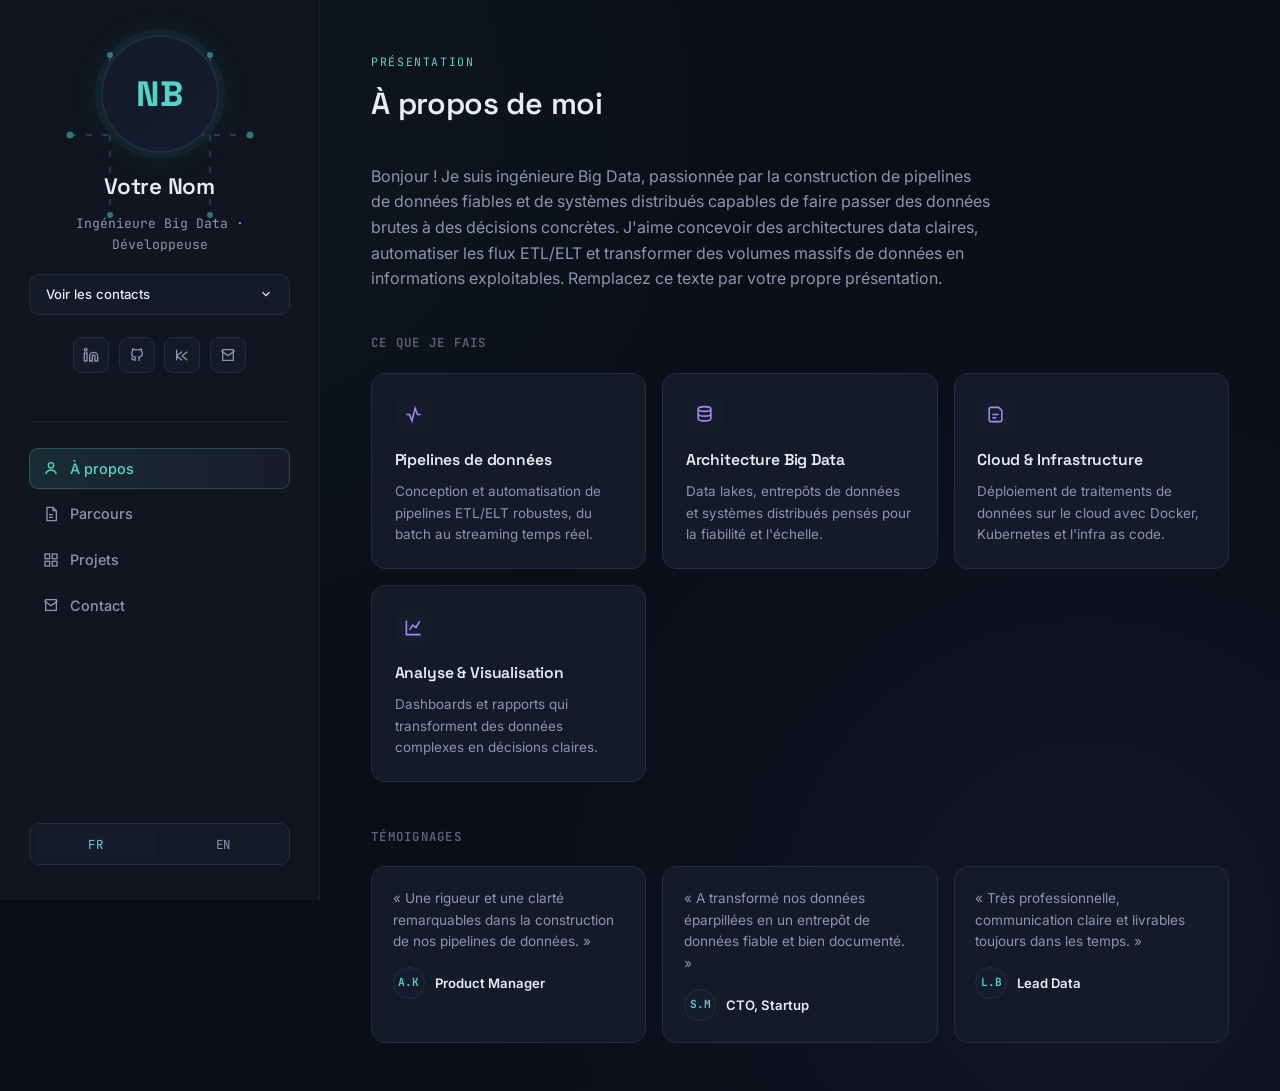
<file: portfolio/autres-versions/portfolio.html>
<!DOCTYPE html>
<html lang="fr">
<head>
<meta charset="UTF-8">
<meta name="viewport" content="width=device-width, initial-scale=1.0">
<title>Portfolio — Data Engineer</title>
<link rel="preconnect" href="https://fonts.googleapis.com">
<link rel="preconnect" href="https://fonts.gstatic.com" crossorigin>
<link href="https://fonts.googleapis.com/css2?family=Space+Grotesk:wght@400;500;600;700&family=Inter:wght@400;500;600&family=JetBrains+Mono:wght@400;500;600&display=swap" rel="stylesheet">
<style>
  :root{
    --bg-void:#0a0e17;
    --bg-panel:#10151f;
    --bg-panel-alt:#151c2c;
    --bg-card:#131a28;
    --border:#232c42;
    --border-soft:#1a2133;
    --text-primary:#e9ecf4;
    --text-dim:#8c95ad;
    --text-faint:#5b637a;
    --accent-cyan:#4fd6c8;
    --accent-violet:#a389f4;
    --accent-amber:#f2c14e;
    --font-display:'Space Grotesk', sans-serif;
    --font-body:'Inter', sans-serif;
    --font-mono:'JetBrains Mono', monospace;
    --radius:14px;
    --sidebar-w:320px;
  }

  *{margin:0;padding:0;box-sizing:border-box;}

  html{scroll-behavior:smooth;}

  body{
    background:var(--bg-void);
    color:var(--text-primary);
    font-family:var(--font-body);
    line-height:1.6;
    min-height:100vh;
    background-image:
      radial-gradient(circle at 15% 10%, rgba(79,214,200,0.05), transparent 40%),
      radial-gradient(circle at 85% 85%, rgba(163,137,244,0.06), transparent 45%);
  }

  a{color:inherit;text-decoration:none;}
  ul{list-style:none;}
  button{font-family:inherit;cursor:pointer;}
  input,textarea{font-family:inherit;}

  :focus-visible{
    outline:2px solid var(--accent-cyan);
    outline-offset:3px;
    border-radius:4px;
  }

  .eyebrow{
    font-family:var(--font-mono);
    font-size:0.72rem;
    letter-spacing:0.14em;
    text-transform:uppercase;
    color:var(--accent-cyan);
  }

  h1,h2,h3,h4{font-family:var(--font-display);font-weight:600;letter-spacing:-0.01em;}

  /* ===== Layout ===== */
  .app{
    display:flex;
    min-height:100vh;
    max-width:1400px;
    margin:0 auto;
  }

  /* ===== Sidebar ===== */
  .sidebar{
    width:var(--sidebar-w);
    flex-shrink:0;
    background:var(--bg-panel);
    border-right:1px solid var(--border-soft);
    padding:2.2rem 1.8rem;
    position:sticky;
    top:0;
    height:100vh;
    overflow-y:auto;
    display:flex;
    flex-direction:column;
    gap:1.6rem;
  }

  .profile-card{
    position:relative;
    text-align:center;
    padding-bottom:1.4rem;
  }

  .pipeline-bg{
    position:absolute;
    top:-10px; left:50%;
    transform:translateX(-50%);
    width:220px; height:220px;
    opacity:0.5;
    pointer-events:none;
    z-index:0;
  }

  .pipeline-bg circle.node{
    fill:var(--accent-cyan);
  }
  .pipeline-bg .pulse{
    fill:none;
    stroke:var(--accent-violet);
    stroke-width:1.4;
    stroke-dasharray:6 10;
    animation:flow 3.5s linear infinite;
    opacity:0.7;
  }
  @keyframes flow{
    to{stroke-dashoffset:-160;}
  }

  .avatar{
    position:relative;
    z-index:1;
    width:118px;height:118px;
    border-radius:50%;
    margin:0 auto 1rem;
    background:linear-gradient(145deg, var(--bg-card), var(--bg-panel-alt));
    border:2px solid var(--border);
    display:flex;align-items:center;justify-content:center;
    font-family:var(--font-display);
    font-size:2.2rem;
    font-weight:700;
    color:var(--accent-cyan);
    box-shadow:0 0 0 6px rgba(79,214,200,0.05), 0 0 40px rgba(79,214,200,0.08);
  }

  .profile-name{
    position:relative;z-index:1;
    font-size:1.4rem;
    margin-bottom:0.5rem;
  }

  .profile-title{
    position:relative;z-index:1;
    font-family:var(--font-mono);
    font-size:0.82rem;
    color:var(--text-dim);
  }
  .profile-title .sep{color:var(--accent-violet);}

  .btn-contacts{
    margin-top:1.2rem;
    width:100%;
    padding:0.7rem 1rem;
    background:var(--bg-card);
    border:1px solid var(--border);
    border-radius:10px;
    color:var(--text-primary);
    font-size:0.82rem;
    font-weight:500;
    display:flex;align-items:center;justify-content:space-between;
    transition:border-color .2s ease, background .2s ease;
  }
  .btn-contacts:hover{border-color:var(--accent-cyan);}
  .btn-contacts svg{width:14px;height:14px;transition:transform .25s ease;}
  .btn-contacts.open svg{transform:rotate(180deg);}

  .contacts-panel{
    max-height:0;
    overflow:hidden;
    transition:max-height .35s ease;
  }
  .contacts-panel.open{max-height:400px;}
  .contacts-list{padding-top:1rem;display:flex;flex-direction:column;gap:0.9rem;}
  .contact-item{display:flex;gap:0.7rem;align-items:flex-start;}
  .contact-item .icon{
    width:30px;height:30px;flex-shrink:0;
    border-radius:8px;
    background:var(--bg-card);
    border:1px solid var(--border);
    display:flex;align-items:center;justify-content:center;
    color:var(--accent-cyan);
  }
  .contact-item .icon svg{width:14px;height:14px;}
  .contact-label{font-size:0.68rem;text-transform:uppercase;letter-spacing:0.06em;color:var(--text-faint);font-family:var(--font-mono);}
  .contact-value{font-size:0.86rem;color:var(--text-primary);word-break:break-word;}

  .socials{display:flex;gap:0.6rem;margin-top:1.4rem;justify-content:center;}
  .socials a{
    width:36px;height:36px;border-radius:9px;
    background:var(--bg-card);border:1px solid var(--border);
    display:flex;align-items:center;justify-content:center;
    color:var(--text-dim);
    transition:all .2s ease;
  }
  .socials a:hover{color:var(--accent-cyan);border-color:var(--accent-cyan);transform:translateY(-2px);}
  .socials svg{width:16px;height:16px;}

  hr.divider{border:none;border-top:1px solid var(--border-soft);}

  .nav-tabs{display:flex;flex-direction:column;gap:0.3rem;}
  .nav-tabs button{
    text-align:left;
    padding:0.75rem 0.9rem;
    background:transparent;
    border:none;
    border-radius:9px;
    color:var(--text-dim);
    font-size:0.9rem;
    font-weight:500;
    display:flex;align-items:center;gap:0.7rem;
    transition:background .2s ease, color .2s ease;
  }
  .nav-tabs button svg{width:16px;height:16px;flex-shrink:0;}
  .nav-tabs button:hover{background:var(--bg-card);color:var(--text-primary);}
  .nav-tabs button.active{
    background:linear-gradient(90deg, rgba(79,214,200,0.12), rgba(163,137,244,0.06));
    color:var(--accent-cyan);
    box-shadow:inset 0 0 0 1px rgba(79,214,200,0.25);
  }

  .lang-toggle{
    margin-top:auto;
    display:flex;
    gap:0.3rem;
    background:var(--bg-card);
    border:1px solid var(--border);
    border-radius:10px;
    padding:0.3rem;
  }
  .lang-toggle button{
    flex:1;
    padding:0.4rem 0;
    border-radius:7px;
    background:transparent;
    border:none;
    color:var(--text-dim);
    font-family:var(--font-mono);
    font-size:0.78rem;
    letter-spacing:0.04em;
  }
  .lang-toggle button.active{background:var(--bg-panel-alt);color:var(--accent-cyan);}

  /* ===== Main content ===== */
  .main{
    flex:1;
    padding:3rem 3.2rem;
    min-width:0;
  }

  .section{display:none;animation:fadein .4s ease;}
  .section.active{display:block;}
  @keyframes fadein{from{opacity:0;transform:translateY(6px);}to{opacity:1;transform:translateY(0);}}

  .section-head{margin-bottom:2.2rem;}
  .section-head h2{font-size:1.9rem;margin-top:0.4rem;}

  .about-text{
    color:var(--text-dim);
    font-size:1rem;
    max-width:62ch;
    margin-bottom:2.6rem;
  }
  .about-text strong{color:var(--text-primary);font-weight:600;}

  h3.subhead{
    font-family:var(--font-mono);
    font-size:0.78rem;
    text-transform:uppercase;
    letter-spacing:0.1em;
    color:var(--text-faint);
    margin-bottom:1.2rem;
  }

  .card-grid{
    display:grid;
    grid-template-columns:repeat(auto-fit, minmax(230px,1fr));
    gap:1rem;
    margin-bottom:2.8rem;
  }
  .service-card{
    background:var(--bg-card);
    border:1px solid var(--border);
    border-radius:var(--radius);
    padding:1.4rem;
    transition:border-color .25s ease, transform .25s ease;
  }
  .service-card:hover{border-color:var(--accent-cyan);transform:translateY(-3px);}
  .service-card .ic{
    width:38px;height:38px;border-radius:10px;
    background:var(--bg-panel-alt);
    display:flex;align-items:center;justify-content:center;
    color:var(--accent-violet);
    margin-bottom:0.9rem;
  }
  .service-card .ic svg{width:19px;height:19px;}
  .service-card h4{font-size:0.98rem;margin-bottom:0.5rem;}
  .service-card p{font-size:0.84rem;color:var(--text-dim);}

  .testimonials{display:grid;grid-template-columns:repeat(auto-fit,minmax(260px,1fr));gap:1rem;}
  .testimonial{
    background:var(--bg-card);border:1px solid var(--border);border-radius:var(--radius);
    padding:1.3rem;
  }
  .testimonial p{font-size:0.85rem;color:var(--text-dim);margin-bottom:0.9rem;}
  .testimonial .who{display:flex;align-items:center;gap:0.6rem;}
  .testimonial .who .dot{width:32px;height:32px;border-radius:50%;background:var(--bg-panel-alt);border:1px solid var(--border);font-family:var(--font-mono);font-size:0.7rem;display:flex;align-items:center;justify-content:center;color:var(--accent-cyan);}
  .testimonial .who span{font-size:0.82rem;font-weight:600;}

  /* Resume timeline */
  .timeline{display:flex;flex-direction:column;gap:0;margin-bottom:2.6rem;}
  .timeline-item{
    position:relative;
    padding:0 0 1.8rem 1.6rem;
    border-left:1px solid var(--border);
  }
  .timeline-item:last-child{border-color:transparent;}
  .timeline-item::before{
    content:'';
    position:absolute;left:-5px;top:2px;
    width:9px;height:9px;border-radius:50%;
    background:var(--accent-cyan);
    box-shadow:0 0 0 4px rgba(79,214,200,0.12);
  }
  .timeline-item .period{
    font-family:var(--font-mono);
    font-size:0.72rem;color:var(--accent-violet);
    letter-spacing:0.04em;
  }
  .timeline-item h4{font-size:1rem;margin:0.3rem 0 0.15rem;}
  .timeline-item .org{font-size:0.82rem;color:var(--text-faint);margin-bottom:0.5rem;}
  .timeline-item p{font-size:0.85rem;color:var(--text-dim);max-width:60ch;}

  .skills-grid{display:grid;grid-template-columns:repeat(auto-fit,minmax(240px,1fr));gap:1.1rem 2rem;}
  .skill-row .top{display:flex;justify-content:space-between;font-size:0.84rem;margin-bottom:0.4rem;}
  .skill-row .top .val{font-family:var(--font-mono);color:var(--accent-cyan);font-size:0.76rem;}
  .skill-bar{height:6px;border-radius:4px;background:var(--bg-card);border:1px solid var(--border);overflow:hidden;}
  .skill-bar span{
    display:block;height:100%;
    background:linear-gradient(90deg, var(--accent-cyan), var(--accent-violet));
    border-radius:4px;
    transition:width 1s ease;
  }

  /* Portfolio */
  .filters{display:flex;flex-wrap:wrap;gap:0.5rem;margin-bottom:1.8rem;}
  .filters button{
    padding:0.45rem 0.95rem;
    border-radius:20px;
    background:var(--bg-card);
    border:1px solid var(--border);
    color:var(--text-dim);
    font-size:0.8rem;
    transition:all .2s ease;
  }
  .filters button:hover{color:var(--text-primary);}
  .filters button.active{background:var(--accent-cyan);color:#0a0e17;border-color:var(--accent-cyan);font-weight:600;}

  .projects-grid{display:grid;grid-template-columns:repeat(auto-fit,minmax(270px,1fr));gap:1.2rem;}
  .project-card{
    background:var(--bg-card);border:1px solid var(--border);border-radius:var(--radius);
    overflow:hidden;
    transition:transform .25s ease, border-color .25s ease;
    display:flex;flex-direction:column;
  }
  .project-card:hover{transform:translateY(-4px);border-color:var(--accent-violet);}
  .project-thumb{
    height:130px;
    background:linear-gradient(135deg, var(--bg-panel-alt), var(--bg-void));
    display:flex;align-items:center;justify-content:center;
    color:var(--text-faint);
    font-family:var(--font-mono);
    font-size:0.7rem;
    letter-spacing:0.05em;
    border-bottom:1px solid var(--border-soft);
  }
  .project-body{padding:1.1rem 1.2rem 1.3rem;}
  .project-tag{
    font-family:var(--font-mono);font-size:0.65rem;text-transform:uppercase;
    color:var(--accent-cyan);letter-spacing:0.06em;margin-bottom:0.4rem;display:inline-block;
  }
  .project-body h4{font-size:0.98rem;margin-bottom:0.4rem;}
  .project-body p{font-size:0.82rem;color:var(--text-dim);margin-bottom:0.8rem;}
  .project-link{font-size:0.78rem;color:var(--accent-violet);display:inline-flex;align-items:center;gap:0.3rem;}
  .project-link svg{width:12px;height:12px;}

  /* Contact */
  .contact-wrap{display:grid;grid-template-columns:1fr 1.2fr;gap:2.4rem;}
  .contact-info-card{
    background:var(--bg-card);border:1px solid var(--border);border-radius:var(--radius);
    padding:1.6rem;display:flex;flex-direction:column;gap:1.2rem;height:fit-content;
  }
  form.contact-form{display:flex;flex-direction:column;gap:1rem;}
  .form-row{display:flex;gap:1rem;}
  .field{flex:1;display:flex;flex-direction:column;gap:0.4rem;}
  .field label{font-size:0.76rem;color:var(--text-faint);font-family:var(--font-mono);}
  .field input, .field textarea{
    background:var(--bg-card);
    border:1px solid var(--border);
    border-radius:9px;
    padding:0.7rem 0.9rem;
    color:var(--text-primary);
    font-size:0.88rem;
    resize:vertical;
  }
  .field input:focus, .field textarea:focus{border-color:var(--accent-cyan);outline:none;}
  .send-btn{
    align-self:flex-start;
    padding:0.75rem 1.6rem;
    background:linear-gradient(90deg, var(--accent-cyan), var(--accent-violet));
    color:#0a0e17;
    border:none;border-radius:9px;
    font-weight:600;font-size:0.88rem;
    transition:opacity .2s ease;
  }
  .send-btn:hover{opacity:0.88;}
  .form-note{font-size:0.76rem;color:var(--text-faint);margin-top:0.4rem;display:none;}
  .form-note.show{display:block;color:var(--accent-cyan);}

  /* Mobile nav */
  .mobile-bar{display:none;}

  @media (max-width:960px){
    .app{flex-direction:column;}
    .sidebar{
      position:relative;height:auto;width:100%;
      border-right:none;border-bottom:1px solid var(--border-soft);
      padding:1.4rem;
    }
    .main{padding:2rem 1.4rem;}
    .contact-wrap{grid-template-columns:1fr;}
    .nav-tabs{flex-direction:row;overflow-x:auto;}
    .nav-tabs button{white-space:nowrap;}
    .lang-toggle{margin-top:1rem;}
  }
</style>
</head>
<body>

<div class="app">
  <!-- ===== SIDEBAR ===== -->
  <aside class="sidebar">
    <div class="profile-card">
      <svg class="pipeline-bg" viewBox="0 0 220 220">
        <line class="pulse" x1="20" y1="110" x2="200" y2="110"/>
        <line class="pulse" x1="60" y1="30" x2="60" y2="190" style="animation-delay:-1.2s"/>
        <line class="pulse" x1="160" y1="30" x2="160" y2="190" style="animation-delay:-2.4s"/>
        <circle class="node" cx="20" cy="110" r="3.5"/>
        <circle class="node" cx="60" cy="30" r="3"/>
        <circle class="node" cx="60" cy="190" r="3"/>
        <circle class="node" cx="160" cy="30" r="3"/>
        <circle class="node" cx="160" cy="190" r="3"/>
        <circle class="node" cx="200" cy="110" r="3.5"/>
      </svg>
      <div class="avatar">NB</div>
      <h1 class="profile-name" data-i18n="profileName">Votre Nom</h1>
      <p class="profile-title">
        <span data-i18n="titleLine1">Ingénieure Big Data</span>
        <span class="sep"> · </span>
        <span data-i18n="titleLine2">Développeuse</span>
      </p>

      <button class="btn-contacts" id="contactsToggle">
        <span data-i18n="showContacts">Voir les contacts</span>
        <svg viewBox="0 0 24 24" fill="none" stroke="currentColor" stroke-width="2"><path d="M6 9l6 6 6-6"/></svg>
      </button>
      <div class="contacts-panel" id="contactsPanel">
        <div class="contacts-list">
          <div class="contact-item">
            <span class="icon"><svg viewBox="0 0 24 24" fill="none" stroke="currentColor" stroke-width="2"><path d="M4 4h16v16H4z"/><path d="M22 6l-10 7L2 6"/></svg></span>
            <div>
              <div class="contact-label" data-i18n="labelEmail">Email</div>
              <div class="contact-value">votre.email@example.com</div>
            </div>
          </div>
          <div class="contact-item">
            <span class="icon"><svg viewBox="0 0 24 24" fill="none" stroke="currentColor" stroke-width="2"><path d="M22 16.92v3a2 2 0 0 1-2.18 2 19.79 19.79 0 0 1-8.63-3.07 19.5 19.5 0 0 1-6-6 19.79 19.79 0 0 1-3.07-8.67A2 2 0 0 1 4.11 2h3a2 2 0 0 1 2 1.72c.13.96.36 1.9.67 2.81a2 2 0 0 1-.45 2.11L8.09 9.91a16 16 0 0 0 6 6l1.27-1.27a2 2 0 0 1 2.11-.45c.9.31 1.85.54 2.81.67A2 2 0 0 1 22 16.92z"/></svg></span>
            <div>
              <div class="contact-label" data-i18n="labelPhone">Téléphone</div>
              <div class="contact-value">+213 000 00 00 00</div>
            </div>
          </div>
          <div class="contact-item">
            <span class="icon"><svg viewBox="0 0 24 24" fill="none" stroke="currentColor" stroke-width="2"><circle cx="12" cy="10" r="3"/><path d="M12 21s7-6.5 7-11a7 7 0 1 0-14 0c0 4.5 7 11 7 11z"/></svg></span>
            <div>
              <div class="contact-label" data-i18n="labelLocation">Localisation</div>
              <div class="contact-value" data-i18n="locationValue">Annaba, Algérie</div>
            </div>
          </div>
        </div>
      </div>

      <div class="socials">
        <a href="#" aria-label="LinkedIn"><svg viewBox="0 0 24 24" fill="none" stroke="currentColor" stroke-width="2"><path d="M16 8a6 6 0 0 1 6 6v7h-4v-7a2 2 0 0 0-2-2 2 2 0 0 0-2 2v7h-4v-7a6 6 0 0 1 6-6z"/><rect x="2" y="9" width="4" height="12"/><circle cx="4" cy="4" r="2"/></svg></a>
        <a href="#" aria-label="GitHub"><svg viewBox="0 0 24 24" fill="none" stroke="currentColor" stroke-width="2"><path d="M9 19c-4.3 1.4-4.3-2.5-6-3m12 5v-3.5c0-1 .1-1.4-.5-2 2.8-.3 5.5-1.4 5.5-6a4.6 4.6 0 0 0-1.3-3.2 4.2 4.2 0 0 0-.1-3.2s-1.1-.3-3.5 1.3a12.3 12.3 0 0 0-6.2 0C6.5 2.8 5.4 3.1 5.4 3.1a4.2 4.2 0 0 0-.1 3.2A4.6 4.6 0 0 0 4 9.5c0 4.6 2.7 5.7 5.5 6-.6.6-.6 1.2-.5 2V21"/></svg></a>
        <a href="#" aria-label="Kaggle"><svg viewBox="0 0 24 24" fill="none" stroke="currentColor" stroke-width="2"><path d="M4 4v16M4 13l8-6M4 13l8 7M12 13l8-6M12 13l8 7"/></svg></a>
        <a href="#" aria-label="Email"><svg viewBox="0 0 24 24" fill="none" stroke="currentColor" stroke-width="2"><path d="M4 4h16v16H4z"/><path d="M22 6l-10 7L2 6"/></svg></a>
      </div>
    </div>

    <hr class="divider">

    <nav class="nav-tabs" id="navTabs">
      <button data-tab="about" class="active">
        <svg viewBox="0 0 24 24" fill="none" stroke="currentColor" stroke-width="2"><circle cx="12" cy="8" r="4"/><path d="M4 21c1.5-4 5-6 8-6s6.5 2 8 6"/></svg>
        <span data-i18n="navAbout">À propos</span>
      </button>
      <button data-tab="resume">
        <svg viewBox="0 0 24 24" fill="none" stroke="currentColor" stroke-width="2"><path d="M6 2h9l5 5v15H6z"/><path d="M15 2v5h5"/><path d="M9 13h6M9 17h6"/></svg>
        <span data-i18n="navResume">Parcours</span>
      </button>
      <button data-tab="portfolio">
        <svg viewBox="0 0 24 24" fill="none" stroke="currentColor" stroke-width="2"><rect x="3" y="3" width="7" height="7"/><rect x="14" y="3" width="7" height="7"/><rect x="3" y="14" width="7" height="7"/><rect x="14" y="14" width="7" height="7"/></svg>
        <span data-i18n="navPortfolio">Projets</span>
      </button>
      <button data-tab="contact">
        <svg viewBox="0 0 24 24" fill="none" stroke="currentColor" stroke-width="2"><path d="M4 4h16v16H4z"/><path d="M22 6l-10 7L2 6"/></svg>
        <span data-i18n="navContact">Contact</span>
      </button>
    </nav>

    <div class="lang-toggle">
      <button id="langFR" class="active">FR</button>
      <button id="langEN">EN</button>
    </div>
  </aside>

  <!-- ===== MAIN ===== -->
  <main class="main">

    <!-- ABOUT -->
    <section class="section active" id="about">
      <div class="section-head">
        <span class="eyebrow" data-i18n="eyebrowAbout">Présentation</span>
        <h2 data-i18n="aboutTitle">À propos de moi</h2>
      </div>
      <p class="about-text" data-i18n="aboutText">
        Bonjour ! Je suis ingénieure Big Data, passionnée par la construction de pipelines de données
        fiables et de systèmes distribués capables de faire passer des données brutes à des décisions
        concrètes. J'aime concevoir des architectures data claires, automatiser les flux ETL/ELT et
        transformer des volumes massifs de données en informations exploitables. Remplacez ce texte
        par votre propre présentation.
      </p>

      <h3 class="subhead" data-i18n="whatIDo">Ce que je fais</h3>
      <div class="card-grid">
        <div class="service-card">
          <div class="ic"><svg viewBox="0 0 24 24" fill="none" stroke="currentColor" stroke-width="2"><path d="M3 12h4l3 8 4-16 3 8h4"/></svg></div>
          <h4 data-i18n="svc1Title">Pipelines de données</h4>
          <p data-i18n="svc1Text">Conception et automatisation de pipelines ETL/ELT robustes, du batch au streaming temps réel.</p>
        </div>
        <div class="service-card">
          <div class="ic"><svg viewBox="0 0 24 24" fill="none" stroke="currentColor" stroke-width="2"><ellipse cx="12" cy="5" rx="8" ry="3"/><path d="M4 5v6c0 1.7 3.6 3 8 3s8-1.3 8-3V5"/><path d="M4 11v6c0 1.7 3.6 3 8 3s8-1.3 8-3v-6"/></svg></div>
          <h4 data-i18n="svc2Title">Architecture Big Data</h4>
          <p data-i18n="svc2Text">Data lakes, entrepôts de données et systèmes distribués pensés pour la fiabilité et l'échelle.</p>
        </div>
        <div class="service-card">
          <div class="ic"><svg viewBox="0 0 24 24" fill="none" stroke="currentColor" stroke-width="2"><path d="M4 19V5a2 2 0 0 1 2-2h10l4 4v12a2 2 0 0 1-2 2H6a2 2 0 0 1-2-2z"/><path d="M8 12h8M8 16h5"/></svg></div>
          <h4 data-i18n="svc3Title">Cloud & Infrastructure</h4>
          <p data-i18n="svc3Text">Déploiement de traitements de données sur le cloud avec Docker, Kubernetes et l'infra as code.</p>
        </div>
        <div class="service-card">
          <div class="ic"><svg viewBox="0 0 24 24" fill="none" stroke="currentColor" stroke-width="2"><path d="M3 3v18h18"/><path d="M7 15l4-6 4 3 5-8"/></svg></div>
          <h4 data-i18n="svc4Title">Analyse & Visualisation</h4>
          <p data-i18n="svc4Text">Dashboards et rapports qui transforment des données complexes en décisions claires.</p>
        </div>
      </div>

      <h3 class="subhead" data-i18n="testimonialsTitle">Témoignages</h3>
      <div class="testimonials">
        <div class="testimonial">
          <p data-i18n="t1Text">« Une rigueur et une clarté remarquables dans la construction de nos pipelines de données. »</p>
          <div class="who"><span class="dot">A.K</span><span>Product Manager</span></div>
        </div>
        <div class="testimonial">
          <p data-i18n="t2Text">« A transformé nos données éparpillées en un entrepôt de données fiable et bien documenté. »</p>
          <div class="who"><span class="dot">S.M</span><span>CTO, Startup</span></div>
        </div>
        <div class="testimonial">
          <p data-i18n="t3Text">« Très professionnelle, communication claire et livrables toujours dans les temps. »</p>
          <div class="who"><span class="dot">L.B</span><span>Lead Data</span></div>
        </div>
      </div>
    </section>

    <!-- RESUME -->
    <section class="section" id="resume">
      <div class="section-head">
        <span class="eyebrow" data-i18n="eyebrowResume">Parcours</span>
        <h2 data-i18n="resumeTitle">Mon parcours</h2>
      </div>

      <h3 class="subhead" data-i18n="educationTitle">Formation</h3>
      <div class="timeline">
        <div class="timeline-item">
          <div class="period">2024 — 2026</div>
          <h4 data-i18n="edu1Title">Master en Ingénierie Big Data</h4>
          <div class="org" data-i18n="edu1Org">Nom de l'université</div>
          <p data-i18n="edu1Text">Architecture de données, systèmes distribués, machine learning à grande échelle et technologies cloud.</p>
        </div>
        <div class="timeline-item">
          <div class="period">2021 — 2024</div>
          <h4 data-i18n="edu2Title">Licence en Informatique</h4>
          <div class="org" data-i18n="edu2Org">Nom de l'université</div>
          <p data-i18n="edu2Text">Fondamentaux en programmation, structures de données, algorithmes et bases de données.</p>
        </div>
      </div>

      <h3 class="subhead" data-i18n="experienceTitle">Expérience</h3>
      <div class="timeline">
        <div class="timeline-item">
          <div class="period" data-i18n="exp1Period">2025 — Présent</div>
          <h4 data-i18n="exp1Title">Ingénieure Big Data</h4>
          <div class="org" data-i18n="exp1Org">Nom de l'entreprise, Télétravail</div>
          <p data-i18n="exp1Text">Conception de pipelines de données à grande échelle avec Spark et Kafka, orchestration avec Airflow.</p>
        </div>
        <div class="timeline-item">
          <div class="period" data-i18n="exp2Period">2024 — 2025</div>
          <h4 data-i18n="exp2Title">Data Analyst</h4>
          <div class="org" data-i18n="exp2Org">Nom de l'entreprise, Freelance</div>
          <p data-i18n="exp2Text">Analyse de données avec Python et R, création de tableaux de bord Power BI pour l'aide à la décision.</p>
        </div>
        <div class="timeline-item">
          <div class="period" data-i18n="exp3Period">2023 — 2024</div>
          <h4 data-i18n="exp3Title">Développeuse Backend</h4>
          <div class="org" data-i18n="exp3Org">Nom de l'entreprise, Freelance</div>
          <p data-i18n="exp3Text">Développement d'APIs et de services backend pour des applications web et mobiles.</p>
        </div>
      </div>

      <h3 class="subhead" data-i18n="skillsTitle">Compétences</h3>
      <div class="skills-grid">
        <div class="skill-row"><div class="top"><span>Python</span><span class="val">90%</span></div><div class="skill-bar"><span style="width:90%"></span></div></div>
        <div class="skill-row"><div class="top"><span>SQL</span><span class="val">92%</span></div><div class="skill-bar"><span style="width:92%"></span></div></div>
        <div class="skill-row"><div class="top"><span>Apache Spark</span><span class="val">85%</span></div><div class="skill-bar"><span style="width:85%"></span></div></div>
        <div class="skill-row"><div class="top"><span>Apache Kafka</span><span class="val">78%</span></div><div class="skill-bar"><span style="width:78%"></span></div></div>
        <div class="skill-row"><div class="top"><span>Airflow</span><span class="val">80%</span></div><div class="skill-bar"><span style="width:80%"></span></div></div>
        <div class="skill-row"><div class="top"><span>Hadoop</span><span class="val">75%</span></div><div class="skill-bar"><span style="width:75%"></span></div></div>
        <div class="skill-row"><div class="top"><span>AWS (S3, EMR, Glue)</span><span class="val">80%</span></div><div class="skill-bar"><span style="width:80%"></span></div></div>
        <div class="skill-row"><div class="top"><span>Docker & Kubernetes</span><span class="val">76%</span></div><div class="skill-bar"><span style="width:76%"></span></div></div>
        <div class="skill-row"><div class="top"><span>Power BI</span><span class="val">85%</span></div><div class="skill-bar"><span style="width:85%"></span></div></div>
      </div>
    </section>

    <!-- PORTFOLIO -->
    <section class="section" id="portfolio">
      <div class="section-head">
        <span class="eyebrow" data-i18n="eyebrowPortfolio">Réalisations</span>
        <h2 data-i18n="portfolioTitle">Mes projets</h2>
      </div>

      <div class="filters" id="filters">
        <button class="active" data-filter="all" data-i18n="filterAll">Tous</button>
        <button data-filter="pipeline" data-i18n="filterPipeline">Pipelines de données</button>
        <button data-filter="analytics" data-i18n="filterAnalytics">Analytics</button>
        <button data-filter="cloud" data-i18n="filterCloud">Cloud</button>
        <button data-filter="web" data-i18n="filterWeb">Web</button>
      </div>

      <div class="projects-grid" id="projectsGrid">
        <article class="project-card" data-category="pipeline">
          <div class="project-thumb">project_01.svg</div>
          <div class="project-body">
            <span class="project-tag" data-i18n="p1Tag">Pipeline de données</span>
            <h4 data-i18n="p1Title">Pipeline ETL temps réel</h4>
            <p data-i18n="p1Text">Ingestion de données en streaming avec Kafka et Spark Structured Streaming.</p>
            <a class="project-link" href="#" data-i18n="viewProject">Voir le projet <svg viewBox="0 0 24 24" fill="none" stroke="currentColor" stroke-width="2"><path d="M7 17L17 7M7 7h10v10"/></svg></a>
          </div>
        </article>
        <article class="project-card" data-category="cloud">
          <div class="project-thumb">project_02.svg</div>
          <div class="project-body">
            <span class="project-tag" data-i18n="p2Tag">Cloud</span>
            <h4 data-i18n="p2Title">Migration Data Warehouse</h4>
            <p data-i18n="p2Text">Migration d'un entrepôt de données on-premise vers une architecture cloud sur AWS.</p>
            <a class="project-link" href="#" data-i18n="viewProject">Voir le projet <svg viewBox="0 0 24 24" fill="none" stroke="currentColor" stroke-width="2"><path d="M7 17L17 7M7 7h10v10"/></svg></a>
          </div>
        </article>
        <article class="project-card" data-category="analytics">
          <div class="project-thumb">project_03.svg</div>
          <div class="project-body">
            <span class="project-tag" data-i18n="p3Tag">Analytics</span>
            <h4 data-i18n="p3Title">Dashboard de suivi métier</h4>
            <p data-i18n="p3Text">Tableau de bord Power BI connecté à un entrepôt de données pour le suivi des KPIs.</p>
            <a class="project-link" href="#" data-i18n="viewProject">Voir le projet <svg viewBox="0 0 24 24" fill="none" stroke="currentColor" stroke-width="2"><path d="M7 17L17 7M7 7h10v10"/></svg></a>
          </div>
        </article>
        <article class="project-card" data-category="pipeline">
          <div class="project-thumb">project_04.svg</div>
          <div class="project-body">
            <span class="project-tag" data-i18n="p4Tag">Pipeline de données</span>
            <h4 data-i18n="p4Title">Orchestration Airflow</h4>
            <p data-i18n="p4Text">Automatisation de workflows de données complexes avec Apache Airflow.</p>
            <a class="project-link" href="#" data-i18n="viewProject">Voir le projet <svg viewBox="0 0 24 24" fill="none" stroke="currentColor" stroke-width="2"><path d="M7 17L17 7M7 7h10v10"/></svg></a>
          </div>
        </article>
        <article class="project-card" data-category="web">
          <div class="project-thumb">project_05.svg</div>
          <div class="project-body">
            <span class="project-tag" data-i18n="p5Tag">Web</span>
            <h4 data-i18n="p5Title">API de données backend</h4>
            <p data-i18n="p5Text">API REST pour exposer des données transformées à des applications clientes.</p>
            <a class="project-link" href="#" data-i18n="viewProject">Voir le projet <svg viewBox="0 0 24 24" fill="none" stroke="currentColor" stroke-width="2"><path d="M7 17L17 7M7 7h10v10"/></svg></a>
          </div>
        </article>
        <article class="project-card" data-category="analytics">
          <div class="project-thumb">project_06.svg</div>
          <div class="project-body">
            <span class="project-tag" data-i18n="p6Tag">Analytics</span>
            <h4 data-i18n="p6Title">Analyse exploratoire de données</h4>
            <p data-i18n="p6Text">Analyse Python (Pandas, Seaborn) sur un jeu de données public, publié sur Kaggle.</p>
            <a class="project-link" href="#" data-i18n="viewProject">Voir le projet <svg viewBox="0 0 24 24" fill="none" stroke="currentColor" stroke-width="2"><path d="M7 17L17 7M7 7h10v10"/></svg></a>
          </div>
        </article>
      </div>
    </section>

    <!-- CONTACT -->
    <section class="section" id="contact">
      <div class="section-head">
        <span class="eyebrow" data-i18n="eyebrowContact">Contact</span>
        <h2 data-i18n="contactTitle">Discutons de votre projet</h2>
      </div>

      <div class="contact-wrap">
        <div class="contact-info-card">
          <div class="contact-item">
            <span class="icon"><svg viewBox="0 0 24 24" fill="none" stroke="currentColor" stroke-width="2"><path d="M4 4h16v16H4z"/><path d="M22 6l-10 7L2 6"/></svg></span>
            <div><div class="contact-label" data-i18n="labelEmail">Email</div><div class="contact-value">votre.email@example.com</div></div>
          </div>
          <div class="contact-item">
            <span class="icon"><svg viewBox="0 0 24 24" fill="none" stroke="currentColor" stroke-width="2"><path d="M22 16.92v3a2 2 0 0 1-2.18 2 19.79 19.79 0 0 1-8.63-3.07 19.5 19.5 0 0 1-6-6 19.79 19.79 0 0 1-3.07-8.67A2 2 0 0 1 4.11 2h3a2 2 0 0 1 2 1.72c.13.96.36 1.9.67 2.81a2 2 0 0 1-.45 2.11L8.09 9.91a16 16 0 0 0 6 6l1.27-1.27a2 2 0 0 1 2.11-.45c.9.31 1.85.54 2.81.67A2 2 0 0 1 22 16.92z"/></svg></span>
            <div><div class="contact-label" data-i18n="labelPhone">Téléphone</div><div class="contact-value">+213 000 00 00 00</div></div>
          </div>
          <div class="contact-item">
            <span class="icon"><svg viewBox="0 0 24 24" fill="none" stroke="currentColor" stroke-width="2"><circle cx="12" cy="10" r="3"/><path d="M12 21s7-6.5 7-11a7 7 0 1 0-14 0c0 4.5 7 11 7 11z"/></svg></span>
            <div><div class="contact-label" data-i18n="labelLocation">Localisation</div><div class="contact-value" data-i18n="locationValue">Annaba, Algérie</div></div>
          </div>
          <hr class="divider">
          <p style="font-size:0.82rem;color:var(--text-dim);" data-i18n="contactNote">Disponible pour des missions freelance ou des opportunités en ingénierie de données.</p>
        </div>

        <form class="contact-form" id="contactForm">
          <div class="form-row">
            <div class="field">
              <label data-i18n="labelName">Nom</label>
              <input type="text" required data-i18n-placeholder="phName" placeholder="Votre nom">
            </div>
            <div class="field">
              <label data-i18n="labelEmailForm">Email</label>
              <input type="email" required data-i18n-placeholder="phEmail" placeholder="vous@example.com">
            </div>
          </div>
          <div class="field">
            <label data-i18n="labelSubject">Sujet</label>
            <input type="text" data-i18n-placeholder="phSubject" placeholder="Objet du message">
          </div>
          <div class="field">
            <label data-i18n="labelMessage">Message</label>
            <textarea rows="5" required data-i18n-placeholder="phMessage" placeholder="Votre message..."></textarea>
          </div>
          <button type="submit" class="send-btn" data-i18n="sendMessage">Envoyer le message</button>
          <p class="form-note" id="formNote" data-i18n="formNoteText">Message envoyé — merci, je reviens vers vous rapidement !</p>
        </form>
      </div>
    </section>

  </main>
</div>

<script>
// ---- i18n dictionary ----
const dict = {
  fr: {
    profileName:"Votre Nom", titleLine1:"Ingénieure Big Data", titleLine2:"Développeuse",
    showContacts:"Voir les contacts", labelEmail:"Email", labelPhone:"Téléphone", labelLocation:"Localisation",
    locationValue:"Annaba, Algérie",
    navAbout:"À propos", navResume:"Parcours", navPortfolio:"Projets", navContact:"Contact",
    eyebrowAbout:"Présentation", aboutTitle:"À propos de moi",
    aboutText:"Bonjour ! Je suis ingénieure Big Data, passionnée par la construction de pipelines de données fiables et de systèmes distribués capables de faire passer des données brutes à des décisions concrètes. J'aime concevoir des architectures data claires, automatiser les flux ETL/ELT et transformer des volumes massifs de données en informations exploitables. Remplacez ce texte par votre propre présentation.",
    whatIDo:"Ce que je fais",
    svc1Title:"Pipelines de données", svc1Text:"Conception et automatisation de pipelines ETL/ELT robustes, du batch au streaming temps réel.",
    svc2Title:"Architecture Big Data", svc2Text:"Data lakes, entrepôts de données et systèmes distribués pensés pour la fiabilité et l'échelle.",
    svc3Title:"Cloud & Infrastructure", svc3Text:"Déploiement de traitements de données sur le cloud avec Docker, Kubernetes et l'infra as code.",
    svc4Title:"Analyse & Visualisation", svc4Text:"Dashboards et rapports qui transforment des données complexes en décisions claires.",
    testimonialsTitle:"Témoignages",
    t1Text:"« Une rigueur et une clarté remarquables dans la construction de nos pipelines de données. »",
    t2Text:"« A transformé nos données éparpillées en un entrepôt de données fiable et bien documenté. »",
    t3Text:"« Très professionnelle, communication claire et livrables toujours dans les temps. »",
    eyebrowResume:"Parcours", resumeTitle:"Mon parcours",
    educationTitle:"Formation",
    edu1Title:"Master en Ingénierie Big Data", edu1Org:"Nom de l'université", edu1Text:"Architecture de données, systèmes distribués, machine learning à grande échelle et technologies cloud.",
    edu2Title:"Licence en Informatique", edu2Org:"Nom de l'université", edu2Text:"Fondamentaux en programmation, structures de données, algorithmes et bases de données.",
    experienceTitle:"Expérience",
    exp1Period:"2025 — Présent", exp1Title:"Ingénieure Big Data", exp1Org:"Nom de l'entreprise, Télétravail", exp1Text:"Conception de pipelines de données à grande échelle avec Spark et Kafka, orchestration avec Airflow.",
    exp2Period:"2024 — 2025", exp2Title:"Data Analyst", exp2Org:"Nom de l'entreprise, Freelance", exp2Text:"Analyse de données avec Python et R, création de tableaux de bord Power BI pour l'aide à la décision.",
    exp3Period:"2023 — 2024", exp3Title:"Développeuse Backend", exp3Org:"Nom de l'entreprise, Freelance", exp3Text:"Développement d'APIs et de services backend pour des applications web et mobiles.",
    skillsTitle:"Compétences",
    eyebrowPortfolio:"Réalisations", portfolioTitle:"Mes projets",
    filterAll:"Tous", filterPipeline:"Pipelines de données", filterAnalytics:"Analytics", filterCloud:"Cloud", filterWeb:"Web",
    p1Tag:"Pipeline de données", p1Title:"Pipeline ETL temps réel", p1Text:"Ingestion de données en streaming avec Kafka et Spark Structured Streaming.",
    p2Tag:"Cloud", p2Title:"Migration Data Warehouse", p2Text:"Migration d'un entrepôt de données on-premise vers une architecture cloud sur AWS.",
    p3Tag:"Analytics", p3Title:"Dashboard de suivi métier", p3Text:"Tableau de bord Power BI connecté à un entrepôt de données pour le suivi des KPIs.",
    p4Tag:"Pipeline de données", p4Title:"Orchestration Airflow", p4Text:"Automatisation de workflows de données complexes avec Apache Airflow.",
    p5Tag:"Web", p5Title:"API de données backend", p5Text:"API REST pour exposer des données transformées à des applications clientes.",
    p6Tag:"Analytics", p6Title:"Analyse exploratoire de données", p6Text:"Analyse Python (Pandas, Seaborn) sur un jeu de données public, publié sur Kaggle.",
    viewProject:"Voir le projet",
    eyebrowContact:"Contact", contactTitle:"Discutons de votre projet",
    contactNote:"Disponible pour des missions freelance ou des opportunités en ingénierie de données.",
    labelName:"Nom", labelEmailForm:"Email", labelSubject:"Sujet", labelMessage:"Message",
    phName:"Votre nom", phEmail:"vous@example.com", phSubject:"Objet du message", phMessage:"Votre message...",
    sendMessage:"Envoyer le message", formNoteText:"Message envoyé — merci, je reviens vers vous rapidement !"
  },
  en: {
    profileName:"Your Name", titleLine1:"Big Data Engineer", titleLine2:"Developer",
    showContacts:"Show contacts", labelEmail:"Email", labelPhone:"Phone", labelLocation:"Location",
    locationValue:"Annaba, Algeria",
    navAbout:"About", navResume:"Resume", navPortfolio:"Portfolio", navContact:"Contact",
    eyebrowAbout:"Introduction", aboutTitle:"About me",
    aboutText:"Hi there! I'm a Big Data Engineer passionate about building reliable data pipelines and distributed systems that turn raw data into real decisions. I enjoy designing clear data architectures, automating ETL/ELT flows, and transforming massive volumes of data into actionable insight. Replace this text with your own introduction.",
    whatIDo:"What I'm doing",
    svc1Title:"Data pipelines", svc1Text:"Designing and automating robust ETL/ELT pipelines, from batch to real-time streaming.",
    svc2Title:"Big Data architecture", svc2Text:"Data lakes, warehouses and distributed systems built for reliability and scale.",
    svc3Title:"Cloud & Infrastructure", svc3Text:"Deploying data workloads to the cloud with Docker, Kubernetes and infra as code.",
    svc4Title:"Analytics & Visualization", svc4Text:"Dashboards and reports that turn complex data into clear decisions.",
    testimonialsTitle:"Testimonials",
    t1Text:"“Remarkable rigor and clarity building out our data pipelines.”",
    t2Text:"“Turned our scattered data into a reliable, well-documented data warehouse.”",
    t3Text:"“Very professional, clear communication and always on-time deliverables.”",
    eyebrowResume:"Resume", resumeTitle:"My resume",
    educationTitle:"Education",
    edu1Title:"Master's in Big Data Engineering", edu1Org:"University name", edu1Text:"Data architecture, distributed systems, large-scale machine learning and cloud technologies.",
    edu2Title:"Bachelor's in Computer Science", edu2Org:"University name", edu2Text:"Programming fundamentals, data structures, algorithms and databases.",
    experienceTitle:"Experience",
    exp1Period:"2025 — Present", exp1Title:"Big Data Engineer", exp1Org:"Company name, Remote", exp1Text:"Designing large-scale data pipelines with Spark and Kafka, orchestrated with Airflow.",
    exp2Period:"2024 — 2025", exp2Title:"Data Analyst", exp2Org:"Company name, Freelance", exp2Text:"Data analysis with Python and R, building Power BI dashboards for decision-making.",
    exp3Period:"2023 — 2024", exp3Title:"Backend Developer", exp3Org:"Company name, Freelance", exp3Text:"Building APIs and backend services for web and mobile applications.",
    skillsTitle:"Skills",
    eyebrowPortfolio:"Work", portfolioTitle:"My projects",
    filterAll:"All", filterPipeline:"Data pipelines", filterAnalytics:"Analytics", filterCloud:"Cloud", filterWeb:"Web",
    p1Tag:"Data pipeline", p1Title:"Real-time ETL pipeline", p1Text:"Streaming data ingestion with Kafka and Spark Structured Streaming.",
    p2Tag:"Cloud", p2Title:"Data warehouse migration", p2Text:"Migrating an on-premise data warehouse to a cloud architecture on AWS.",
    p3Tag:"Analytics", p3Title:"Business tracking dashboard", p3Text:"Power BI dashboard connected to a data warehouse for KPI tracking.",
    p4Tag:"Data pipeline", p4Title:"Airflow orchestration", p4Text:"Automating complex data workflows with Apache Airflow.",
    p5Tag:"Web", p5Title:"Backend data API", p5Text:"REST API exposing transformed data to client applications.",
    p6Tag:"Analytics", p6Title:"Exploratory data analysis", p6Text:"Python analysis (Pandas, Seaborn) on a public dataset, published on Kaggle.",
    viewProject:"View project",
    eyebrowContact:"Contact", contactTitle:"Let's talk about your project",
    contactNote:"Available for freelance work or data engineering opportunities.",
    labelName:"Name", labelEmailForm:"Email", labelSubject:"Subject", labelMessage:"Message",
    phName:"Your name", phEmail:"you@example.com", phSubject:"Subject", phMessage:"Your message...",
    sendMessage:"Send message", formNoteText:"Message sent — thanks, I'll get back to you soon!"
  }
};

function applyLang(lang){
  document.documentElement.lang = lang;
  const d = dict[lang];
  document.querySelectorAll('[data-i18n]').forEach(el=>{
    const key = el.getAttribute('data-i18n');
    if(d[key] !== undefined) el.textContent = d[key];
  });
  document.querySelectorAll('[data-i18n-placeholder]').forEach(el=>{
    const key = el.getAttribute('data-i18n-placeholder');
    if(d[key] !== undefined) el.setAttribute('placeholder', d[key]);
  });
  document.getElementById('langFR').classList.toggle('active', lang==='fr');
  document.getElementById('langEN').classList.toggle('active', lang==='en');
}

document.getElementById('langFR').addEventListener('click', ()=>applyLang('fr'));
document.getElementById('langEN').addEventListener('click', ()=>applyLang('en'));

// ---- tabs ----
document.getElementById('navTabs').addEventListener('click', (e)=>{
  const btn = e.target.closest('button');
  if(!btn) return;
  document.querySelectorAll('#navTabs button').forEach(b=>b.classList.remove('active'));
  btn.classList.add('active');
  document.querySelectorAll('.section').forEach(s=>s.classList.remove('active'));
  document.getElementById(btn.dataset.tab).classList.add('active');
});

// ---- contacts toggle ----
const contactsToggle = document.getElementById('contactsToggle');
const contactsPanel = document.getElementById('contactsPanel');
contactsToggle.addEventListener('click', ()=>{
  contactsToggle.classList.toggle('open');
  contactsPanel.classList.toggle('open');
});

// ---- portfolio filters ----
document.getElementById('filters').addEventListener('click', (e)=>{
  const btn = e.target.closest('button');
  if(!btn) return;
  document.querySelectorAll('#filters button').forEach(b=>b.classList.remove('active'));
  btn.classList.add('active');
  const filter = btn.dataset.filter;
  document.querySelectorAll('.project-card').forEach(card=>{
    card.style.display = (filter==='all' || card.dataset.category===filter) ? '' : 'none';
  });
});

// ---- contact form (no backend — placeholder confirmation) ----
document.getElementById('contactForm').addEventListener('submit', (e)=>{
  e.preventDefault();
  document.getElementById('formNote').classList.add('show');
  e.target.reset();
});
</script>
</body>
</html>
</file>
<file: portfolio/css/style.css>
:root{
    --bg:#090b12;
    --bg2:#0e121c;
    --ink:#eef0f7;
    --soft:#a1a8bd;
    --faint:#646b80;
    --line:rgba(255,255,255,0.09);
    --indigo:#7c8bff;
    --violet:#b69bff;
    --gold:#e3b567;
    --mint:#6fd0b0;
    --glass:linear-gradient(145deg,rgba(255,255,255,0.075),rgba(255,255,255,0.02));
    --display:'Sora',sans-serif;
    --body:'Inter',sans-serif;
    --maxw:1200px;
  }
  *{margin:0;padding:0;box-sizing:border-box;}
  html{scroll-behavior:smooth;scrollbar-width:thin;scrollbar-color:#2a3050 var(--bg);}
  ::-webkit-scrollbar{width:10px;} ::-webkit-scrollbar-track{background:var(--bg);}
  ::-webkit-scrollbar-thumb{background:#262c45;border-radius:10px;border:2px solid var(--bg);}
  ::-webkit-scrollbar-thumb:hover{background:#363e63;}
  body{background:var(--bg);color:var(--ink);font-family:var(--body);line-height:1.65;-webkit-font-smoothing:antialiased;overflow-x:hidden;}
  a{color:inherit;text-decoration:none;}
  button{font-family:inherit;cursor:pointer;background:none;border:none;color:inherit;}
  input,textarea{font-family:inherit;}
  :focus-visible{outline:2px solid var(--indigo);outline-offset:3px;border-radius:6px;}
  ::selection{background:var(--indigo);color:#090b12;}
  h1,h2,h3,h4{font-family:var(--display);letter-spacing:-0.035em;line-height:1.05;font-weight:700;}
  .wrap{max-width:var(--maxw);margin:0 auto;padding:0 1.6rem;position:relative;z-index:3;}
  .grad{background:linear-gradient(100deg,var(--indigo),var(--violet) 55%,var(--gold));-webkit-background-clip:text;background-clip:text;color:transparent;}

  /* atmosphere */
  .grain{position:fixed;inset:0;z-index:2;pointer-events:none;opacity:0.07;mix-blend-mode:overlay;
    background-image:url("data:image/svg+xml;utf8,<svg xmlns='http://www.w3.org/2000/svg' width='160' height='160'><filter id='n'><feTurbulence type='fractalNoise' baseFrequency='.85' numOctaves='2' stitchTiles='stitch'/></filter><rect width='100%' height='100%' filter='url(%23n)'/></svg>");}
  .cursor-glow{position:fixed;top:0;left:0;width:520px;height:520px;margin:-260px 0 0 -260px;border-radius:50%;z-index:1;pointer-events:none;
    background:radial-gradient(circle,rgba(124,139,255,0.16),transparent 62%);will-change:transform;}
  .progress{position:fixed;top:0;left:0;height:2px;width:0;z-index:200;background:linear-gradient(90deg,var(--indigo),var(--gold));}
  .aurora{position:absolute;inset:0;overflow:hidden;z-index:0;pointer-events:none;}
  .aurora i{position:absolute;border-radius:50%;filter:blur(90px);opacity:0.5;animation:drift 18s ease-in-out infinite alternate;}
  .aurora i:nth-child(1){width:520px;height:520px;background:#4b57e8;top:-120px;left:-120px;}
  .aurora i:nth-child(2){width:460px;height:460px;background:#8a5cf0;top:60px;right:-100px;animation-delay:-6s;}
  .aurora i:nth-child(3){width:380px;height:380px;background:#c98f3a;opacity:0.28;bottom:-140px;left:32%;animation-delay:-11s;}
  @keyframes drift{to{transform:translate(70px,50px) scale(1.15);}}

  .rv{opacity:0;transform:translateY(26px);transition:opacity .8s ease,transform .8s cubic-bezier(.2,.7,.2,1);}
  .rv.in{opacity:1;transform:none;}

  /* nav */
  .nav{position:fixed;top:14px;left:50%;transform:translateX(-50%);width:min(980px,calc(100% - 26px));z-index:100;}
  .nav-bar{display:flex;align-items:center;justify-content:space-between;gap:1rem;padding:0.55rem 0.6rem 0.55rem 1.2rem;border-radius:999px;
    background:rgba(14,18,28,0.7);backdrop-filter:blur(16px);-webkit-backdrop-filter:blur(16px);border:1px solid var(--line);}
  .brand{font-family:var(--display);font-weight:800;font-size:1.05rem;letter-spacing:-0.03em;display:flex;align-items:center;gap:0.55rem;}
  .brand b{width:30px;height:30px;border-radius:9px;background:linear-gradient(135deg,var(--indigo),var(--violet));display:inline-flex;align-items:center;justify-content:center;font-size:0.78rem;color:#090b12;}
  .links{display:flex;gap:0.1rem;}
  .links a{font-size:0.84rem;color:var(--soft);padding:0.5rem 0.85rem;border-radius:999px;transition:color .2s,background .2s;}
  .links a:hover{color:var(--ink);}
  .links a.active{color:var(--ink);background:rgba(255,255,255,0.08);}
  .nav-r{display:flex;align-items:center;gap:0.5rem;}
  .lang{display:flex;border:1px solid var(--line);border-radius:999px;padding:2px;}
  .lang button{font-size:0.72rem;font-weight:600;padding:0.32rem 0.65rem;border-radius:999px;color:var(--faint);}
  .lang button.active{background:var(--ink);color:var(--bg);}
  .nav-cta{font-size:0.82rem;font-weight:600;padding:0.6rem 1.1rem;border-radius:999px;background:linear-gradient(100deg,var(--indigo),var(--violet));color:#090b12;transition:transform .2s,box-shadow .2s,translate .25s ease-out;}
  .nav-cta:hover{transform:translateY(-1px);box-shadow:0 10px 26px -8px rgba(124,139,255,0.7);}
  .burger{display:none;width:38px;height:38px;border-radius:50%;border:1px solid var(--line);position:relative;}
  .burger span{position:absolute;left:11px;right:11px;height:2px;background:var(--ink);transition:transform .25s;}
  .burger span:nth-child(1){top:14px;} .burger span:nth-child(2){top:21px;}
  .burger.open span:nth-child(1){transform:translateY(3.5px) rotate(45deg);}
  .burger.open span:nth-child(2){transform:translateY(-3.5px) rotate(-45deg);}
  .drop{display:none;margin-top:8px;padding:0.6rem;border-radius:22px;background:rgba(14,18,28,0.95);backdrop-filter:blur(16px);border:1px solid var(--line);}
  .drop.open{display:block;}
  .drop a{display:block;font-family:var(--display);font-weight:600;font-size:1.15rem;padding:0.8rem 1rem;border-radius:14px;color:var(--soft);}
  .drop a:hover{background:rgba(255,255,255,0.06);color:var(--ink);}

  /* hero */
  .hero{position:relative;padding:9rem 0 4rem;overflow:hidden;}
  .hero-grid{display:grid;grid-template-columns:1.05fr 1fr;gap:2.5rem;align-items:center;}
  .pill{display:inline-flex;align-items:center;gap:0.6rem;font-size:0.8rem;color:var(--soft);padding:0.45rem 0.95rem;border:1px solid var(--line);border-radius:999px;background:rgba(255,255,255,0.03);margin-bottom:1.6rem;}
  .pill .dot{width:8px;height:8px;border-radius:50%;background:var(--mint);box-shadow:0 0 0 4px rgba(111,208,176,0.18);animation:pulse 2s infinite;}
  @keyframes pulse{50%{opacity:.35;}}
  h1.hero-title{font-size:clamp(2.5rem,5.6vw,4.6rem);font-weight:800;letter-spacing:-0.05em;line-height:1.02;margin-bottom:1.5rem;}
  .rot{display:block;min-height:1.1em;}
  .rot span{display:inline-block;animation:wordIn .55s cubic-bezier(.2,.7,.2,1);}
  @keyframes wordIn{from{opacity:0;transform:translateY(40%);filter:blur(6px);}to{opacity:1;transform:none;filter:blur(0);}}
  .lead{color:var(--soft);font-size:1.08rem;max-width:50ch;margin-bottom:2rem;}
  .btns{display:flex;gap:0.8rem;flex-wrap:wrap;margin-bottom:2rem;}
  .btn{display:inline-flex;align-items:center;gap:0.55rem;padding:0.95rem 1.6rem;border-radius:999px;font-weight:600;font-size:0.92rem;position:relative;overflow:hidden;transition:transform .2s,box-shadow .2s,border-color .2s,background .2s,translate .25s ease-out;}
  .btn:hover{transform:translateY(-2px);}
  .btn-p{background:linear-gradient(100deg,var(--indigo),var(--violet));color:#090b12;}
  .btn-p:hover{box-shadow:0 14px 34px -10px rgba(124,139,255,0.75);}
  .btn-g{border:1px solid var(--line);background:rgba(255,255,255,0.03);}
  .btn-g:hover{border-color:var(--indigo);background:rgba(124,139,255,0.1);}
  .btn svg{width:16px;height:16px;}
  .trust{display:flex;gap:1.4rem;flex-wrap:wrap;font-size:0.8rem;color:var(--faint);}
  .trust>span{display:inline-flex;align-items:center;gap:0.45rem;}
  .trust>span::before{content:'';width:5px;height:5px;border-radius:50%;background:var(--gold);}

  .stage{position:relative;height:470px;}
  .glass{background:var(--glass);border:1px solid var(--line);border-radius:22px;backdrop-filter:blur(14px);-webkit-backdrop-filter:blur(14px);box-shadow:0 30px 60px -30px rgba(0,0,0,0.7);}
  .cA{position:absolute;left:0;top:34px;width:80%;padding:1.2rem;animation:float 7s ease-in-out infinite;}
  .cB{position:absolute;right:0;top:0;width:52%;padding:1rem 1.1rem;animation:float 6s ease-in-out -2s infinite;}
  .cC{position:absolute;left:8%;bottom:0;width:58%;padding:1rem 1.1rem;display:flex;align-items:center;gap:1rem;animation:float 8s ease-in-out -4s infinite;}
  @keyframes float{50%{transform:translateY(-12px);}}
  .win{display:flex;gap:5px;margin-bottom:0.9rem;align-items:center;}
  .win i{width:8px;height:8px;border-radius:50%;background:rgba(255,255,255,0.18);}
  .win em{margin-left:auto;font-style:normal;font-size:0.66rem;color:var(--faint);letter-spacing:0.06em;text-transform:uppercase;}
  .kpi{display:flex;align-items:flex-end;justify-content:space-between;gap:1rem;margin-bottom:0.6rem;}
  .kpi small{display:block;font-size:0.72rem;color:var(--faint);}
  .kpi b{font-family:var(--display);font-size:2.2rem;letter-spacing:-0.05em;line-height:1;}
  .kpi .up{font-size:0.74rem;color:var(--mint);background:rgba(111,208,176,0.12);padding:0.2rem 0.55rem;border-radius:999px;}
  .spark{width:100%;height:96px;display:block;}
  .spark .ln{stroke-dasharray:520;stroke-dashoffset:520;animation:draw 2.6s .4s ease forwards;}
  @keyframes draw{to{stroke-dashoffset:0;}}
  .bars{display:flex;align-items:flex-end;gap:7px;height:54px;margin-top:0.7rem;}
  .bars span{flex:1;border-radius:5px 5px 2px 2px;background:linear-gradient(180deg,var(--indigo),rgba(124,139,255,0.15));height:var(--h);transform-origin:bottom;animation:grow 1.2s cubic-bezier(.2,.7,.2,1) both;}
  .bars span:nth-child(even){background:linear-gradient(180deg,var(--violet),rgba(182,155,255,0.15));}
  @keyframes grow{from{transform:scaleY(0.05);}}
  .cap-t{font-size:0.7rem;color:var(--faint);letter-spacing:0.06em;text-transform:uppercase;margin-bottom:0.8rem;}
  .pipe{display:flex;align-items:center;}
  .pn{font-size:0.7rem;font-weight:600;padding:0.4rem 0.6rem;border-radius:10px;border:1px solid var(--line);background:rgba(255,255,255,0.04);white-space:nowrap;}
  .pn.on{border-color:var(--indigo);color:var(--indigo);}
  .lk{flex:1;height:2px;background:var(--line);position:relative;min-width:12px;}
  .lk::after{content:'';position:absolute;top:-2px;left:0;width:6px;height:6px;border-radius:50%;background:var(--gold);box-shadow:0 0 10px var(--gold);animation:run 2.2s linear infinite;}
  .lk:nth-of-type(2)::after{animation-delay:-1.1s;}
  @keyframes run{from{left:0;opacity:0;}15%{opacity:1;}85%{opacity:1;}to{left:calc(100% - 6px);opacity:0;}}
  .ring{width:62px;height:62px;flex-shrink:0;position:relative;}
  .ring svg{width:100%;height:100%;transform:rotate(-90deg);}
  .ring circle{fill:none;stroke-width:6;}
  .ring .bg{stroke:var(--line);}
  .ring .fg{stroke:var(--mint);stroke-linecap:round;stroke-dasharray:176;stroke-dashoffset:176;animation:ringIn 2s .8s ease forwards;}
  @keyframes ringIn{to{stroke-dashoffset:4;}}
  .ring b{position:absolute;inset:0;display:flex;align-items:center;justify-content:center;font-family:var(--display);font-size:1rem;}
  .cC h4{font-size:0.92rem;letter-spacing:-0.02em;margin-bottom:0.15rem;}
  .cC p{font-size:0.74rem;color:var(--soft);line-height:1.35;}
  .stage-cap{position:absolute;right:0;bottom:-4px;font-size:0.66rem;color:var(--faint);}

  /* marquee */
  .mq{overflow:hidden;white-space:nowrap;padding:1.8rem 0;position:relative;z-index:3;mask-image:linear-gradient(90deg,transparent,#000 10%,#000 90%,transparent);-webkit-mask-image:linear-gradient(90deg,transparent,#000 10%,#000 90%,transparent);}
  .mq-t{display:inline-flex;gap:0.7rem;animation:mq 38s linear infinite;padding-right:0.7rem;}
  .mq.rev .mq-t{animation-direction:reverse;animation-duration:44s;}
  .mq-t span{font-size:0.9rem;font-weight:500;padding:0.65rem 1.3rem;border:1px solid var(--line);border-radius:999px;background:rgba(255,255,255,0.03);color:var(--soft);}
  @keyframes mq{to{transform:translateX(-50%);}}

  /* sections */
  .sec{padding:6.5rem 0;position:relative;}
  .head{max-width:760px;margin-bottom:3.2rem;}
  .tag{display:inline-flex;align-items:center;gap:0.55rem;font-size:0.76rem;font-weight:600;letter-spacing:0.1em;text-transform:uppercase;color:var(--gold);margin-bottom:1rem;}
  .tag::before{content:'';width:22px;height:1px;background:var(--gold);}
  .head h2{font-size:clamp(2rem,4.6vw,3.6rem);font-weight:800;letter-spacing:-0.045em;margin-bottom:1rem;}
  .head p{color:var(--soft);font-size:1.02rem;max-width:56ch;}

  .tilt{position:relative;transition:transform .18s ease-out,border-color .3s;transform-style:preserve-3d;}
  .tilt::before{content:'';position:absolute;inset:0;border-radius:inherit;pointer-events:none;opacity:0;transition:opacity .3s;
    background:radial-gradient(340px circle at var(--mx,50%) var(--my,0%),rgba(124,139,255,0.18),transparent 62%);}
  .tilt:hover::before{opacity:1;}
  .tilt:hover{border-color:rgba(124,139,255,0.45);}

  /* services */
  .svc-grid{display:grid;grid-template-columns:repeat(4,1fr);gap:14px;}
  .svc{padding:1.6rem;border-radius:24px;background:var(--glass);border:1px solid var(--line);display:flex;flex-direction:column;gap:1rem;min-height:270px;}
  .ico{width:48px;height:48px;border-radius:14px;display:flex;align-items:center;justify-content:center;background:rgba(124,139,255,0.14);color:var(--indigo);}
  .svc:nth-child(2) .ico{background:rgba(182,155,255,0.14);color:var(--violet);}
  .svc:nth-child(3) .ico{background:rgba(227,181,103,0.14);color:var(--gold);}
  .svc:nth-child(4) .ico{background:rgba(111,208,176,0.14);color:var(--mint);}
  .ico svg{width:22px;height:22px;}
  .svc h3{font-size:1.2rem;letter-spacing:-0.03em;}
  .svc p{font-size:0.88rem;color:var(--soft);flex:1;}
  /* process */
  .steps{display:grid;grid-template-columns:repeat(4,1fr);gap:14px;position:relative;}
  .steps::before{content:'';position:absolute;left:0;right:0;top:34px;height:1px;background:linear-gradient(90deg,transparent,var(--indigo),var(--gold),transparent);opacity:0.5;}
  .step{position:relative;padding-top:0.5rem;}
  .step .n{width:68px;height:68px;border-radius:50%;background:var(--bg);border:1px solid var(--line);display:flex;align-items:center;justify-content:center;font-family:var(--display);font-weight:800;font-size:1.3rem;position:relative;z-index:2;margin-bottom:1.3rem;transition:border-color .3s,box-shadow .3s;}
  .step:hover .n{border-color:var(--indigo);box-shadow:0 0 0 6px rgba(124,139,255,0.12);}
  .step h3{font-size:1.15rem;margin-bottom:0.5rem;}
  .step p{font-size:0.88rem;color:var(--soft);max-width:26ch;}

  /* work */
  .pg{display:grid;grid-template-columns:repeat(3,1fr);gap:14px;}
  .proj{border-radius:26px;background:var(--glass);border:1px solid var(--line);padding:0.8rem 0.8rem 1.5rem;display:flex;flex-direction:column;}
  .proj.w2{grid-column:span 2;}
  .mock{height:200px;border-radius:18px;background:linear-gradient(160deg,#141a2b,#0d111c);border:1px solid var(--line);position:relative;overflow:hidden;margin-bottom:1.3rem;padding:14px;}
  .mock::after{content:'';position:absolute;inset:0;background:radial-gradient(circle at 80% 0%,var(--mg,rgba(124,139,255,0.25)),transparent 60%);pointer-events:none;}
  .pb{padding:0 0.8rem;display:flex;flex-direction:column;flex:1;}
  .pb .cat{font-size:0.7rem;font-weight:600;letter-spacing:0.1em;text-transform:uppercase;color:var(--gold);margin-bottom:0.6rem;}
  .pb h3{font-size:1.35rem;margin-bottom:0.55rem;}
  .pb p{font-size:0.88rem;color:var(--soft);margin-bottom:1rem;flex:1;}
  .tech{display:flex;flex-wrap:wrap;gap:0.4rem;margin-bottom:1.1rem;}
  .tech span{font-size:0.72rem;padding:0.25rem 0.65rem;border-radius:999px;border:1px solid var(--line);color:var(--soft);}
  .more{font-size:0.86rem;font-weight:600;display:inline-flex;align-items:center;gap:0.45rem;color:var(--indigo);}
  .more svg{width:14px;height:14px;transition:transform .25s;}
  .proj:hover .more svg{transform:translate(3px,-3px);}
  /* mock: line */
  .mk-line svg{width:100%;height:100%;position:relative;z-index:1;}
  .mk-line .ln{stroke-dasharray:600;stroke-dashoffset:600;transition:stroke-dashoffset 2s ease .3s;}
  .in .mk-line .ln{stroke-dashoffset:0;}
  /* mock: bars + donut */
  .mk-bi{display:flex;gap:14px;align-items:flex-end;}
  .mk-bi .bs{flex:1;display:flex;align-items:flex-end;gap:7px;height:100%;position:relative;z-index:1;}
  .mk-bi .bs span{flex:1;border-radius:5px 5px 2px 2px;background:linear-gradient(180deg,var(--gold),rgba(227,181,103,0.1));height:0;transition:height 1.1s cubic-bezier(.2,.7,.2,1);}
  .in .mk-bi .bs span{height:var(--h);}
  .mk-bi svg{width:84px;height:84px;flex-shrink:0;position:relative;z-index:1;align-self:center;transform:rotate(-90deg);}
  /* mock: table */
  .mk-tb{display:grid;grid-template-columns:1fr 1.2fr 0.8fr;gap:6px;align-content:start;}
  .mk-tb i{height:18px;border-radius:5px;background:rgba(255,255,255,0.06);position:relative;z-index:1;}
  .mk-tb i.h{background:rgba(111,208,176,0.25);height:20px;}
  .mk-tb i.k{background:rgba(124,139,255,0.3);}
  /* mock: browser */
  .br{height:100%;border-radius:10px;border:1px solid var(--line);background:rgba(255,255,255,0.03);position:relative;z-index:1;overflow:hidden;display:flex;flex-direction:column;}
  .br-t{display:flex;gap:4px;padding:7px 9px;border-bottom:1px solid var(--line);}
  .br-t i{width:6px;height:6px;border-radius:50%;background:rgba(255,255,255,0.2);}
  .br-b{flex:1;padding:9px;display:grid;gap:7px;}
  .br-b div{border-radius:6px;background:rgba(255,255,255,0.07);}
  .app .br-b{grid-template-columns:0.5fr 1.5fr;grid-template-rows:1fr 1fr;}
  .app .br-b div:first-child{grid-row:1/3;background:rgba(124,139,255,0.2);}
  .site .br-b{grid-template-columns:1fr 1fr 1fr;grid-template-rows:1.3fr 0.8fr;}
  .site .br-b div:first-child{grid-column:1/4;background:linear-gradient(100deg,rgba(124,139,255,0.35),rgba(182,155,255,0.25));}
  .ui .br-b{grid-template-columns:1fr 1fr;grid-template-rows:0.6fr 1fr;}
  .ui .br-b div:first-child{grid-column:1/3;background:rgba(227,181,103,0.22);}

  /* why */
  .why{display:grid;grid-template-columns:repeat(4,1fr);gap:14px;}
  .wy{padding:1.6rem;border-radius:24px;border:1px solid var(--line);background:var(--glass);min-height:240px;display:flex;flex-direction:column;justify-content:space-between;gap:2rem;}
  .wy i{font-style:normal;font-family:var(--display);font-weight:800;font-size:2.6rem;letter-spacing:-0.06em;}
  .wy h3{font-size:1.1rem;margin-bottom:0.5rem;}
  .wy p{font-size:0.86rem;color:var(--soft);}

  /* journey */
  .jr{display:grid;grid-template-columns:1fr 1fr;gap:3rem;}
  .jr h3{font-size:1.1rem;color:var(--faint);font-weight:600;letter-spacing:0;margin-bottom:1.6rem;padding-bottom:0.9rem;border-bottom:1px solid var(--line);}
  .it{position:relative;padding:0 0 1.9rem 1.7rem;border-left:1px solid var(--line);}
  .it::before{content:'';position:absolute;left:-5px;top:4px;width:9px;height:9px;border-radius:50%;background:var(--indigo);box-shadow:0 0 0 4px rgba(124,139,255,0.15);}
  .it .w{font-size:0.78rem;font-weight:600;color:var(--gold);}
  .it h4{font-size:1.1rem;margin:0.3rem 0 0.15rem;letter-spacing:-0.02em;}
  .it .o{font-size:0.84rem;color:var(--faint);margin-bottom:0.5rem;}
  .it p{font-size:0.88rem;color:var(--soft);}

  /* contact */
  .cta{position:relative;border-radius:36px;border:1px solid var(--line);padding:4rem 3rem;overflow:hidden;background:linear-gradient(150deg,rgba(124,139,255,0.14),rgba(182,155,255,0.06) 50%,rgba(227,181,103,0.1));}
  .cta .aurora i{opacity:0.3;}
  .cta-in{position:relative;z-index:2;display:grid;grid-template-columns:1.05fr 1fr;gap:3rem;align-items:center;}
  .cta h2{font-size:clamp(2.1rem,4.8vw,3.8rem);font-weight:800;letter-spacing:-0.05em;margin-bottom:1rem;}
  .cta p.sub{color:var(--soft);margin-bottom:1.8rem;max-width:44ch;}
  .ways{display:flex;flex-direction:column;gap:0.6rem;}
  .way{display:flex;align-items:center;gap:0.9rem;padding:0.85rem 1.1rem;border:1px solid var(--line);border-radius:16px;background:rgba(9,11,18,0.5);transition:border-color .25s,transform .25s;}
  .way:hover{border-color:var(--indigo);transform:translateX(5px);}
  .way svg{width:18px;height:18px;color:var(--indigo);flex-shrink:0;}
  .way small{display:block;font-size:0.7rem;color:var(--faint);letter-spacing:0.06em;text-transform:uppercase;}
  .way span{font-size:0.95rem;font-weight:500;word-break:break-all;}
  form{display:flex;flex-direction:column;gap:11px;padding:1.6rem;border-radius:26px;background:rgba(9,11,18,0.6);border:1px solid var(--line);backdrop-filter:blur(10px);}
  .two{display:grid;grid-template-columns:1fr 1fr;gap:11px;}
  form input,form textarea{width:100%;background:rgba(255,255,255,0.04);border:1px solid var(--line);border-radius:14px;padding:0.9rem 1.1rem;color:var(--ink);font-size:0.92rem;resize:vertical;transition:border-color .2s,background .2s;}
  form input::placeholder,form textarea::placeholder{color:var(--faint);}
  form input:focus,form textarea:focus{outline:none;border-color:var(--indigo);background:rgba(124,139,255,0.08);}
  .send{align-self:flex-start;}
  .note{font-size:0.82rem;color:var(--mint);opacity:0;transition:opacity .3s;}
  .note.show{opacity:1;}
  footer{padding:2.4rem 0 3rem;position:relative;z-index:3;}
  .foot{display:flex;justify-content:space-between;align-items:center;gap:1rem;flex-wrap:wrap;font-size:0.82rem;color:var(--faint);}
  .soc{display:flex;gap:0.5rem;}
  .soc a{padding:0.45rem 1rem;border:1px solid var(--line);border-radius:999px;color:var(--soft);transition:border-color .2s,color .2s;}
  .soc a:hover{border-color:var(--indigo);color:var(--ink);}

  .float-cta{position:fixed;right:18px;bottom:18px;z-index:90;display:inline-flex;align-items:center;gap:0.6rem;padding:0.85rem 1.3rem;border-radius:999px;font-weight:600;font-size:0.86rem;
    background:linear-gradient(100deg,var(--indigo),var(--violet));color:#090b12;box-shadow:0 14px 36px -10px rgba(124,139,255,0.7);
    opacity:0;transform:translateY(16px);pointer-events:none;transition:opacity .3s,transform .3s;}
  .float-cta.show{opacity:1;transform:none;pointer-events:auto;}
  .float-cta i{width:8px;height:8px;border-radius:50%;background:#090b12;animation:pulse 2s infinite;}


  /* ===== detail polish ===== */
  h1,h2,h3{text-wrap:balance;} p{text-wrap:pretty;}
  section[id]{scroll-margin-top:60px;}
  .kpi b,.stat b,.wy i,.step .n{font-variant-numeric:tabular-nums;}
  .skip{position:fixed;left:14px;top:-70px;z-index:300;background:var(--ink);color:var(--bg);padding:0.65rem 1.1rem;border-radius:12px;font-weight:600;font-size:0.86rem;transition:top .2s;}
  .skip:focus{top:14px;}
  .hero::before{content:'';position:absolute;inset:0;z-index:0;pointer-events:none;opacity:0.55;
    background-image:linear-gradient(var(--line) 1px,transparent 1px),linear-gradient(90deg,var(--line) 1px,transparent 1px);background-size:64px 64px;
    -webkit-mask-image:radial-gradient(ellipse 70% 60% at 50% 25%,#000,transparent 75%);mask-image:radial-gradient(ellipse 70% 60% at 50% 25%,#000,transparent 75%);}
  .sec::before{content:'';position:absolute;top:0;left:50%;transform:translateX(-50%);width:min(var(--maxw),calc(100% - 3.2rem));height:1px;background:linear-gradient(90deg,transparent,var(--line),transparent);}
  .btn-p::after{content:'';position:absolute;top:0;left:-120%;width:55%;height:100%;background:linear-gradient(100deg,transparent,rgba(255,255,255,0.5),transparent);transform:skewX(-20deg);transition:left .7s ease;pointer-events:none;}
  .btn-p:hover::after{left:150%;}
  .tilt::after{content:'';position:absolute;inset:0;border-radius:inherit;padding:1px;pointer-events:none;opacity:0;transition:opacity .35s;
    background:linear-gradient(135deg,rgba(124,139,255,0.9),rgba(182,155,255,0) 42%,rgba(227,181,103,0.8));
    -webkit-mask:linear-gradient(#000 0 0) content-box,linear-gradient(#000 0 0);-webkit-mask-composite:xor;mask:linear-gradient(#000 0 0) content-box exclude,linear-gradient(#000 0 0);}
  .tilt:hover::after{opacity:1;}
  .stage .glass{translate:calc(var(--px,0)*var(--d,1)*10px) calc(var(--py,0)*var(--d,1)*8px);transition:translate .35s ease-out;}
  .cA{--d:1;} .cB{--d:-1.7;} .cC{--d:2;}
  .mq:hover .mq-t{animation-play-state:paused;}
  .mq-t span{display:inline-flex;align-items:center;gap:0.65rem;transition:color .2s,border-color .2s,background .2s;}
  .mq-t img{width:20px;height:20px;flex-shrink:0;}
  .mq-t span:hover{color:var(--ink);border-color:var(--indigo);background:rgba(124,139,255,0.12);}
  @keyframes rise{from{opacity:0;transform:translateY(30px);}}
  .in>.svc,.in>.step,.in>.wy,.in>.proj,.faq.in>.faq-i{animation:rise .85s cubic-bezier(.2,.7,.2,1) backwards;animation-delay:calc(var(--i,0)*90ms + 120ms);}
  .rv>:nth-child(2){--i:1;} .rv>:nth-child(3){--i:2;} .rv>:nth-child(4){--i:3;} .rv>:nth-child(5){--i:4;} .rv>:nth-child(6){--i:5;} .rv>:nth-child(7){--i:6;}

  .faq{max-width:none;width:100%;display:flex;flex-direction:column;gap:10px;}
  .faq-i{border:1px solid var(--line);border-radius:18px;background:var(--glass);padding:0 1.4rem;transition:border-color .3s,background .3s;}
  .faq-i:hover{border-color:rgba(124,139,255,0.3);}
  .faq-i[open]{border-color:rgba(124,139,255,0.5);background:linear-gradient(145deg,rgba(124,139,255,0.1),rgba(255,255,255,0.02));}
  .faq-i summary{list-style:none;cursor:pointer;padding:1.2rem 0;font-family:var(--display);font-weight:600;font-size:1.02rem;letter-spacing:-0.02em;display:flex;justify-content:space-between;align-items:center;gap:1rem;}
  .faq-i summary::-webkit-details-marker{display:none;}
  .faq-i summary::after{content:'+';font-size:1.5rem;line-height:1;color:var(--indigo);transition:transform .3s;flex-shrink:0;}
  .faq-i[open] summary::after{transform:rotate(45deg);}
  .faq-i p{color:var(--soft);font-size:0.92rem;padding:0 0 1.3rem;max-width:90ch;}

  .way.em{padding:0;justify-content:space-between;gap:0;}
  .way.em .wl{display:flex;align-items:center;gap:0.9rem;padding:0.85rem 1.1rem;flex:1;min-width:0;}
  .cp{align-self:stretch;width:50px;display:flex;align-items:center;justify-content:center;border-left:1px solid var(--line);color:var(--soft);border-radius:0 16px 16px 0;transition:background .2s,color .2s;}
  .cp:hover{background:rgba(124,139,255,0.14);color:var(--ink);}
  .cp svg{width:17px;height:17px;}
  form input:user-invalid,form textarea:user-invalid{border-color:#ff7a8a;background:rgba(255,122,138,0.06);}
  .toast{position:fixed;left:50%;bottom:26px;transform:translate(-50%,20px);z-index:300;background:var(--ink);color:var(--bg);padding:0.75rem 1.3rem;border-radius:999px;font-size:0.86rem;font-weight:600;opacity:0;pointer-events:none;transition:opacity .3s,transform .3s;}
  .toast.show{opacity:1;transform:translate(-50%,0);}
  .madein{display:inline-flex;align-items:center;gap:0.5rem;}
  .madein::before{content:'';width:6px;height:6px;border-radius:50%;background:var(--mint);}
  .soc .top{width:34px;padding:0.45rem 0;text-align:center;}


  /* ===== signature logo ===== */
  .brand-sig{height:34px;width:auto;display:block;filter:drop-shadow(0 0 14px rgba(124,139,255,0.4));}
  .hero-sig{display:block;width:clamp(230px,32vw,400px);height:auto;margin:0 0 1.5rem;filter:drop-shadow(0 0 26px rgba(124,139,255,0.35));animation:sigWrite 2.4s .3s cubic-bezier(.55,.1,.25,1) both;}
  @keyframes sigWrite{from{clip-path:inset(-10% 100% -10% 0);opacity:0.3;}to{clip-path:inset(-10% 0 -10% 0);opacity:1;}}
  .wm-sig{display:block;width:min(720px,86%);height:auto;margin:0 auto 2.2rem;opacity:0.92;filter:drop-shadow(0 0 30px rgba(124,139,255,0.3));}
  .lang button[lang=ar]{font-family:'Cairo',sans-serif;font-size:0.8rem;}
  .pipe,.mq{direction:ltr;}

  /* ===== Arabic / RTL ===== */
  html[dir=rtl]{--display:'Cairo',sans-serif;--body:'Cairo',sans-serif;}
  html[dir=rtl] *{letter-spacing:0!important;}
  html[dir=rtl] h1,html[dir=rtl] h2,html[dir=rtl] h3,html[dir=rtl] h4{line-height:1.3;}
  html[dir=rtl] .hero-title{line-height:1.25;}
  html[dir=rtl] .nav-bar{padding:0.55rem 1.2rem 0.55rem 0.6rem;}
  html[dir=rtl] .cA{left:auto;right:0;} html[dir=rtl] .cB{right:auto;left:0;} html[dir=rtl] .cC{left:auto;right:8%;}
  html[dir=rtl] .win em{margin-left:0;margin-right:auto;}
  html[dir=rtl] .it{border-left:0;border-right:1px solid var(--line);padding:0 1.7rem 1.9rem 0;}
  html[dir=rtl] .it::before{left:auto;right:-5px;}
  html[dir=rtl] .way:hover{transform:translateX(-5px);}
  html[dir=rtl] .cp{border-left:0;border-right:1px solid var(--line);border-radius:16px 0 0 16px;}
  html[dir=rtl] .float-cta{right:auto;left:18px;}
  html[dir=rtl] .btn svg,html[dir=rtl] .more svg{transform:scaleX(-1);}
  html[dir=rtl] .proj:hover .more svg{transform:scaleX(-1) translate(3px,-3px);}
  html[dir=rtl] .tag::before{order:0;}
  html[dir=rtl] .skip{left:auto;right:14px;}

  @media (max-width:1020px){
    .svc-grid,.why{grid-template-columns:1fr 1fr;}
    .steps{grid-template-columns:1fr 1fr;row-gap:2.2rem;} .steps::before{display:none;}
    .pg{grid-template-columns:1fr 1fr;} .proj.w2{grid-column:span 2;}
  }
  @media (max-width:900px){
    .links,.nav-cta{display:none;} .burger{display:block;}
    .hero{padding-top:7.5rem;}
    .hero-grid,.cta-in,.jr{grid-template-columns:1fr;}
    .stage{height:auto;display:flex;flex-direction:column;gap:14px;}
    .cA,.cB,.cC{position:static;width:100%;animation:none;}
    .stage-cap{position:static;}
    .cta{padding:2.4rem 1.4rem;border-radius:28px;}
  }
  @media (max-width:640px){
    .svc-grid,.why,.steps,.pg{grid-template-columns:1fr;}
    .proj.w2{grid-column:auto;}
    .two{grid-template-columns:1fr;}
    .sec{padding:4.5rem 0;}
  }
  @media (prefers-reduced-motion:reduce){
    *,*::before,*::after{animation:none!important;transition:none!important;}
    .rv{opacity:1;transform:none;}
    .spark .ln,.ring .fg{stroke-dashoffset:0!important;}
    .mk-line .ln{stroke-dashoffset:0;} .mk-bi .bs span{height:var(--h);}
  }
  @media (hover:none){.cursor-glow{display:none;}}


/* ===== Thème clair / sombre ===== */
html{color-scheme:dark;}
.theme-btn{width:38px;height:38px;border-radius:50%;border:1px solid var(--line);display:grid;place-items:center;color:var(--soft);transition:color .2s,border-color .2s,background .2s;}
.theme-btn:hover{color:var(--ink);border-color:var(--indigo);}
.theme-btn svg{width:18px;height:18px;}
.theme-btn .i-moon{display:none;}
html[data-theme="light"] .theme-btn .i-sun{display:none;}
html[data-theme="light"] .theme-btn .i-moon{display:block;}
html.theme-anim *,html.theme-anim *::before,html.theme-anim *::after{transition:background-color .35s,color .35s,border-color .35s,box-shadow .35s!important;}

html[data-theme="light"]{
  color-scheme:light;
  --bg:#f5f6fb; --bg2:#eceef7; --ink:#12152a; --soft:#4a5170; --faint:#69708c;
  --line:rgba(18,21,42,0.12);
  --indigo:#4f5ef0; --violet:#8157e8; --gold:#a06a12; --mint:#16876a;
  --glass:linear-gradient(145deg,rgba(255,255,255,0.95),rgba(255,255,255,0.6));
  scrollbar-color:#c3c8e0 var(--bg);
}
html[data-theme="light"] ::-webkit-scrollbar-thumb{background:#c3c8e0;}
html[data-theme="light"] ::-webkit-scrollbar-thumb:hover{background:#a9afd0;}
html[data-theme="light"] ::selection{color:#fff;}

html[data-theme="light"] .grain{opacity:0.035;mix-blend-mode:multiply;}
html[data-theme="light"] .cursor-glow{background:radial-gradient(circle,rgba(79,94,240,0.12),transparent 62%);}
html[data-theme="light"] .aurora i{opacity:0.22;}
html[data-theme="light"] .aurora i:nth-child(3){opacity:0.18;}

html[data-theme="light"] .nav-bar{background:rgba(255,255,255,0.78);box-shadow:0 10px 30px -18px rgba(40,50,110,0.25);}
html[data-theme="light"] .drop{background:rgba(255,255,255,0.97);}
html[data-theme="light"] .links a.active,
html[data-theme="light"] .drop a:hover{background:rgba(18,21,42,0.06);}

html[data-theme="light"] .btn-p,
html[data-theme="light"] .nav-cta,
html[data-theme="light"] .float-cta,
html[data-theme="light"] .brand b{color:#fff;}
html[data-theme="light"] .float-cta i{background:#fff;}

html[data-theme="light"] .pill,
html[data-theme="light"] .btn-g,
html[data-theme="light"] .mq-t span{background:rgba(255,255,255,0.65);}
html[data-theme="light"] .pn{background:rgba(18,21,42,0.04);}
html[data-theme="light"] .win i,
html[data-theme="light"] .br-t i{background:rgba(18,21,42,0.2);}
html[data-theme="light"] .glass{box-shadow:0 30px 60px -34px rgba(40,50,110,0.3);}
html[data-theme="light"] .way{background:rgba(255,255,255,0.7);}
html[data-theme="light"] form{background:rgba(255,255,255,0.78);}
html[data-theme="light"] form input,
html[data-theme="light"] form textarea{background:rgba(18,21,42,0.04);}
html[data-theme="light"] form input:focus,
html[data-theme="light"] form textarea:focus{background:rgba(79,94,240,0.07);}

html[data-theme="light"] .mock{background:linear-gradient(160deg,#eaedfb,#dde1f5);}
html[data-theme="light"] .mk-tb i{background:rgba(18,21,42,0.07);}
html[data-theme="light"] .mk-tb i.h{background:rgba(22,135,106,0.22);}
html[data-theme="light"] .mk-tb i.k{background:rgba(79,94,240,0.25);}
html[data-theme="light"] .br{background:rgba(255,255,255,0.6);}
html[data-theme="light"] .br-b div{background:rgba(18,21,42,0.08);}
html[data-theme="light"] .mk-line g{stroke:rgba(18,21,42,0.08);}
html[data-theme="light"] .mk-bi svg circle:first-child{stroke:rgba(18,21,42,0.1);}

/* signature : retirer ce bloc si votre PNG est déjà foncé */
html[data-theme="light"] .brand-sig,
html[data-theme="light"] .hero-sig,
html[data-theme="light"] .wm-sig{filter:invert(1) hue-rotate(180deg);}

.project-image {
    width: 100%;
    height: 300px;
    overflow: hidden;
    border-radius: 12px;
    background: #111827;
    display: flex;
    align-items: center;
    justify-content: center;
}

.project-image img {
    display: block;
    width: 100%;
    height: 100%;
    object-fit: cover;          /* change en "contain" si tu préfères */
    object-position: center center;
    transition: transform .5s ease;
}

.proj:hover .project-image img {
    transform: scale(1.03);
}

/* =====================================================
   RESPONSIVE — téléphone & tablette
   ===================================================== */
html{-webkit-text-size-adjust:100%;text-size-adjust:100%;}
.wrap{padding-left:max(1.6rem,env(safe-area-inset-left));padding-right:max(1.6rem,env(safe-area-inset-right));}
img{max-width:100%;}
.hero::after{content:'';position:absolute;left:0;right:0;bottom:0;height:140px;z-index:1;pointer-events:none;background:linear-gradient(transparent,var(--bg));}
.drop-lang{display:none;gap:0.5rem;padding:0.9rem 0.4rem 0.4rem;margin-top:0.4rem;border-top:1px solid var(--line);}
.drop-lang button{flex:1;padding:0.65rem 0.4rem;border-radius:12px;border:1px solid var(--line);font-size:0.86rem;font-weight:600;color:var(--soft);}
.drop-lang button.active{background:var(--ink);color:var(--bg);border-color:var(--ink);}
.drop-lang button[lang=ar]{font-family:'Cairo',sans-serif;}
.drop{max-height:calc(100vh - 110px);max-height:calc(100dvh - 110px);overflow-y:auto;}

@media (max-width:1020px){
  .svc{min-height:0;}
  .wy{min-height:0;gap:1.4rem;}
}
@media (max-width:900px){
  .project-image{height:auto;aspect-ratio:1/1;padding:0;}
  .nav-bar{gap:0.6rem;}
  .hero-grid{gap:2rem;}
  .hero-title{font-size:clamp(2.2rem,8.2vw,3.6rem);}
  .cta-in{gap:2rem;}
  .jr{gap:2.2rem;}
}
@media (max-width:640px){
  .wrap{padding-left:max(1.15rem,env(safe-area-inset-left));padding-right:max(1.15rem,env(safe-area-inset-right));}
  .sec{padding:3.6rem 0;}
  .head{margin-bottom:2.2rem;}
  .head h2{font-size:clamp(1.9rem,8vw,2.4rem);}
  .head p{font-size:0.95rem;}
  .hero{padding:7rem 0 2.5rem;}
  .lead{font-size:1rem;margin-bottom:1.6rem;}
  .btns{flex-direction:column;align-items:stretch;gap:0.65rem;}
  .btns .btn{justify-content:center;width:100%;}
  .trust{gap:0.6rem 1.2rem;font-size:0.78rem;}
  .glass{border-radius:18px;}
  .cA{padding:1rem;} .spark{height:80px;}
  .kpi b{font-size:1.9rem;}
  .mq{padding:1rem 0;} .mq-t span{font-size:0.82rem;padding:0.5rem 1rem;}
  .svc{padding:1.3rem;border-radius:20px;}
  .wy{padding:1.3rem;border-radius:20px;} .wy i{font-size:2.1rem;}
  .steps{row-gap:1.8rem;} .step .n{width:56px;height:56px;font-size:1.1rem;margin-bottom:1rem;} .step p{max-width:none;}
  .proj{border-radius:20px;padding:0.6rem 0.6rem 1.2rem;}
  .pb{padding:0 0.6rem;} .pb h3{font-size:1.2rem;}
  .faq-i{padding:0 1.05rem;border-radius:16px;}
  .faq-i summary{font-size:0.95rem;padding:1rem 0;}
  .it{padding-left:1.3rem;}
  .cta{padding:2rem 1.15rem;border-radius:24px;}
  .cta h2{font-size:clamp(1.9rem,8.4vw,2.5rem);}
  .way{padding:0.75rem 0.9rem;} .way.em .wl{padding:0.75rem 0.9rem;}
  .way span{font-size:0.88rem;overflow-wrap:anywhere;word-break:normal;}
  form{padding:1.1rem;border-radius:20px;}
  form input,form textarea{font-size:16px;padding:0.85rem 1rem;}
  .send,form .btn{width:100%;justify-content:center;}
  .note{height:0;margin:0;overflow:visible;}
  .wm-sig{width:94%;margin-bottom:1.4rem;}
  .foot{flex-direction:column;align-items:flex-start;gap:0.9rem;}
  .float-cta{right:12px;bottom:calc(12px + env(safe-area-inset-bottom,0px));padding:0.7rem 1.05rem;font-size:0.8rem;}
}
@media (max-width:480px){
  .nav{width:calc(100% - 18px);top:calc(9px + env(safe-area-inset-top,0px));}
  .nav-bar{padding:0.4rem 0.45rem 0.4rem 1rem;}
  .brand-sig{height:26px;}
  .nav-r .lang{display:none;}
  .drop-lang{display:flex;}
  .theme-btn,.burger{width:40px;height:40px;}
  .nav-r{gap:0.4rem;}
}
@media (max-width:360px){
  .hero-title{font-size:2rem;}
  .head h2{font-size:1.75rem;}
  .brand-sig{height:23px;}
  .pill{font-size:0.74rem;padding:0.4rem 0.75rem;}
}
@media (hover:none){
  .tilt:hover{transform:none;}
  .btn:hover,.nav-cta:hover{transform:none;}
}
@media (orientation:landscape) and (max-height:480px){
  .hero{padding-top:6rem;}
  .drop{max-height:calc(100vh - 90px);}
}
</file>
